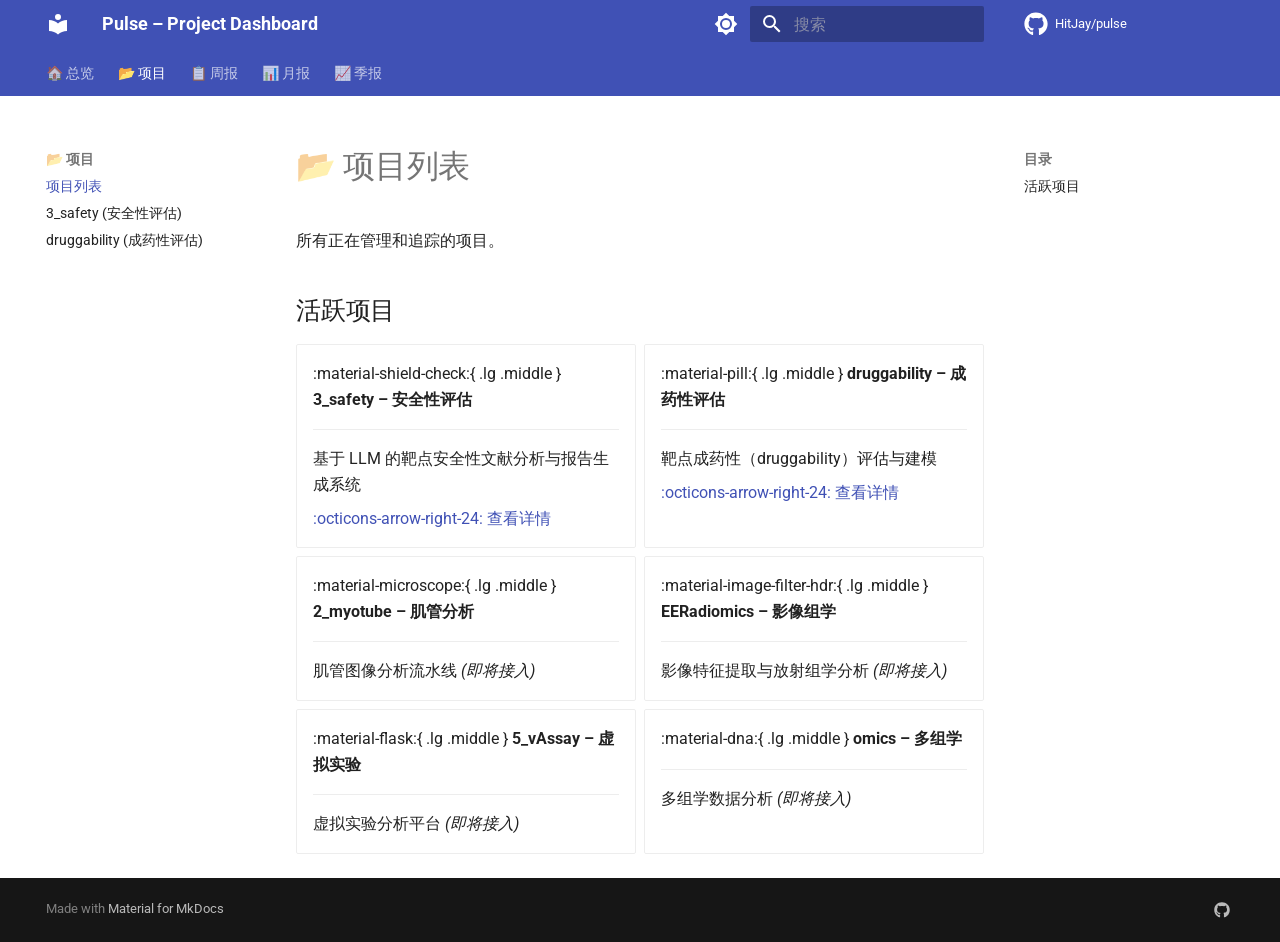
<file: projects/index.html>
<!DOCTYPE html><html lang="zh" class="no-js"><head>
    
      <meta charset="utf-8">
      <meta name="viewport" content="width=device-width,initial-scale=1">
      
        <meta name="description" content="Multi-project management hub with automated reporting">
      
      
      
        <link rel="canonical" href="https://hitjay.github.io/pulse/projects/">
      
      
        <link rel="prev" href="..">
      
      
        <link rel="next" href="3_safety/">
      
      
        
      
      
      <link rel="icon" href="../assets/images/favicon.png">
      <meta name="generator" content="mkdocs-1.6.1, mkdocs-material-9.8.1">
    
    
      
        <title>项目列表 - Pulse – Project Dashboard</title>
      
    
    
      <link rel="stylesheet" href="../assets/stylesheets/main.57a0d79d.min.css">
      
        
        <link rel="stylesheet" href="../assets/stylesheets/palette.fb2fffe2.min.css">
      
      


    
    
      
    
    
      
        
        
        <link rel="preconnect" href="https://fonts.gstatic.com" crossorigin="">
        <link rel="stylesheet" href="https://fonts.googleapis.com/css?family=Roboto:300,300i,400,400i,700,700i%7CRoboto+Mono:400,400i,700,700i&amp;display=fallback">
        <style>:root{--md-text-font:"Roboto";--md-code-font:"Roboto Mono"}</style>
      
    
    
    <script>__md_scope=new URL("..",location),__md_hash=e=>[...e].reduce(((e,_)=>(e<<5)-e+_.charCodeAt(0)),0),__md_get=(e,_=localStorage,t=__md_scope)=>JSON.parse(_.getItem(t.pathname+"."+e)),__md_set=(e,_,t=localStorage,a=__md_scope)=>{try{t.setItem(a.pathname+"."+e,JSON.stringify(_))}catch(e){}}</script>
    
      

    
    
  <link href="../assets/stylesheets/glightbox.min.css" rel="stylesheet"><script src="../assets/javascripts/glightbox.min.js"></script><style id="glightbox-style">
            html.glightbox-open { overflow: initial; height: 100%; }
            .gslide-title { margin-top: 0px; user-select: text; }
            .gslide-desc { color: #666; user-select: text; }
            .gslide-image img { background: white; }
            .gscrollbar-fixer { padding-right: 15px; }
            .gdesc-inner { font-size: 0.75rem; }
            body[data-md-color-scheme="slate"] .gdesc-inner { background: var(--md-default-bg-color); }
            body[data-md-color-scheme="slate"] .gslide-title { color: var(--md-default-fg-color); }
            body[data-md-color-scheme="slate"] .gslide-desc { color: var(--md-default-fg-color); }
        </style></head>
  
  
    
    
      
    
    
    
    
    <body dir="ltr" data-md-color-scheme="default" data-md-color-primary="indigo" data-md-color-accent="teal">
  
    
    <input class="md-toggle" data-md-toggle="drawer" type="checkbox" id="__drawer" autocomplete="off">
    <input class="md-toggle" data-md-toggle="search" type="checkbox" id="__search" autocomplete="off">
    <label class="md-overlay" for="__drawer"></label>
    <div data-md-component="skip">
      
        
        <a href="#_1" class="md-skip">
          跳转至
        </a>
      
    </div>
    <div data-md-component="announce">
      
    </div>
    
    
      

<header class="md-header" data-md-component="header">
  <nav class="md-header__inner md-grid" aria-label="页眉">
    <a href=".." title="Pulse – Project Dashboard" class="md-header__button md-logo" aria-label="Pulse – Project Dashboard" data-md-component="logo">
      
  
  <svg xmlns="http://www.w3.org/2000/svg" viewBox="0 0 24 24"><path d="M12 8a3 3 0 0 0 3-3 3 3 0 0 0-3-3 3 3 0 0 0-3 3 3 3 0 0 0 3 3m0 3.54C9.64 9.35 6.5 8 3 8v11c3.5 0 6.64 1.35 9 3.54 2.36-2.19 5.5-3.54 9-3.54V8c-3.5 0-6.64 1.35-9 3.54"></path></svg>

    </a>
    <label class="md-header__button md-icon" for="__drawer">
      
      <svg xmlns="http://www.w3.org/2000/svg" viewBox="0 0 24 24"><path d="M3 6h18v2H3zm0 5h18v2H3zm0 5h18v2H3z"></path></svg>
    </label>
    <div class="md-header__title" data-md-component="header-title">
      <div class="md-header__ellipsis">
        <div class="md-header__topic">
          <span class="md-ellipsis">
            Pulse – Project Dashboard
          </span>
        </div>
        <div class="md-header__topic" data-md-component="header-topic">
          <span class="md-ellipsis">
            
              项目列表
            
          </span>
        </div>
      </div>
    </div>
    
      
        <form class="md-header__option" data-md-component="palette">
  
    
    
    
    <input class="md-option" data-md-color-media="(prefers-color-scheme: light)" data-md-color-scheme="default" data-md-color-primary="indigo" data-md-color-accent="teal" aria-label="切换到暗色模式" type="radio" name="__palette" id="__palette_0">
    
      <label class="md-header__button md-icon" title="切换到暗色模式" for="__palette_1" hidden="">
        <svg xmlns="http://www.w3.org/2000/svg" viewBox="0 0 24 24"><path d="M12 8a4 4 0 0 0-4 4 4 4 0 0 0 4 4 4 4 0 0 0 4-4 4 4 0 0 0-4-4m0 10a6 6 0 0 1-6-6 6 6 0 0 1 6-6 6 6 0 0 1 6 6 6 6 0 0 1-6 6m8-9.31V4h-4.69L12 .69 8.69 4H4v4.69L.69 12 4 15.31V20h4.69L12 23.31 15.31 20H20v-4.69L23.31 12z"></path></svg>
      </label>
    
  
    
    
    
    <input class="md-option" data-md-color-media="(prefers-color-scheme: dark)" data-md-color-scheme="slate" data-md-color-primary="indigo" data-md-color-accent="teal" aria-label="切换到亮色模式" type="radio" name="__palette" id="__palette_1">
    
      <label class="md-header__button md-icon" title="切换到亮色模式" for="__palette_0" hidden="">
        <svg xmlns="http://www.w3.org/2000/svg" viewBox="0 0 24 24"><path d="M12 18c-.89 0-1.74-.2-2.5-.55C11.56 16.5 13 14.42 13 12s-1.44-4.5-3.5-5.45C10.26 6.2 11.11 6 12 6a6 6 0 0 1 6 6 6 6 0 0 1-6 6m8-9.31V4h-4.69L12 .69 8.69 4H4v4.69L.69 12 4 15.31V20h4.69L12 23.31 15.31 20H20v-4.69L23.31 12z"></path></svg>
      </label>
    
  
</form>
      
    
    
      <script>var palette=__md_get("__palette");if(palette&&palette.color){if("(prefers-color-scheme)"===palette.color.media){var media=matchMedia("(prefers-color-scheme: light)"),input=document.querySelector(media.matches?"[data-md-color-media='(prefers-color-scheme: light)']":"[data-md-color-media='(prefers-color-scheme: dark)']");palette.color.media=input.getAttribute("data-md-color-media"),palette.color.scheme=input.getAttribute("data-md-color-scheme"),palette.color.primary=input.getAttribute("data-md-color-primary"),palette.color.accent=input.getAttribute("data-md-color-accent")}for(var[key,value]of Object.entries(palette.color))document.body.setAttribute("data-md-color-"+key,value)}</script>
    
    
    
      
      
        <label class="md-header__button md-icon" for="__search">
          
          <svg xmlns="http://www.w3.org/2000/svg" viewBox="0 0 24 24"><path d="M9.5 3A6.5 6.5 0 0 1 16 9.5c0 1.61-.59 3.09-1.56 4.23l.27.27h.79l5 5-1.5 1.5-5-5v-.79l-.27-.27A6.52 6.52 0 0 1 9.5 16 6.5 6.5 0 0 1 3 9.5 6.5 6.5 0 0 1 9.5 3m0 2C7 5 5 7 5 9.5S7 14 9.5 14 14 12 14 9.5 12 5 9.5 5"></path></svg>
        </label>
        <div class="md-search" data-md-component="search" role="dialog">
  <label class="md-search__overlay" for="__search"></label>
  <div class="md-search__inner" role="search">
    <form class="md-search__form" name="search">
      <input type="text" class="md-search__input" name="query" aria-label="搜索" placeholder="搜索" autocapitalize="off" autocorrect="off" autocomplete="off" spellcheck="false" data-md-component="search-query" required="">
      <label class="md-search__icon md-icon" for="__search">
        
        <svg xmlns="http://www.w3.org/2000/svg" viewBox="0 0 24 24"><path d="M9.5 3A6.5 6.5 0 0 1 16 9.5c0 1.61-.59 3.09-1.56 4.23l.27.27h.79l5 5-1.5 1.5-5-5v-.79l-.27-.27A6.52 6.52 0 0 1 9.5 16 6.5 6.5 0 0 1 3 9.5 6.5 6.5 0 0 1 9.5 3m0 2C7 5 5 7 5 9.5S7 14 9.5 14 14 12 14 9.5 12 5 9.5 5"></path></svg>
        
        <svg xmlns="http://www.w3.org/2000/svg" viewBox="0 0 24 24"><path d="M20 11v2H8l5.5 5.5-1.42 1.42L4.16 12l7.92-7.92L13.5 5.5 8 11z"></path></svg>
      </label>
      <nav class="md-search__options" aria-label="查找">
        
        <button type="reset" class="md-search__icon md-icon" title="清空当前内容" aria-label="清空当前内容" tabindex="-1">
          
          <svg xmlns="http://www.w3.org/2000/svg" viewBox="0 0 24 24"><path d="M19 6.41 17.59 5 12 10.59 6.41 5 5 6.41 10.59 12 5 17.59 6.41 19 12 13.41 17.59 19 19 17.59 13.41 12z"></path></svg>
        </button>
      </nav>
      
        <div class="md-search__suggest" data-md-component="search-suggest"></div>
      
    </form>
    <div class="md-search__output">
      <div class="md-search__scrollwrap" tabindex="0" data-md-scrollfix="">
        <div class="md-search-result" data-md-component="search-result">
          <div class="md-search-result__meta">
            正在初始化搜索引擎
          </div>
          <ol class="md-search-result__list" role="presentation"></ol>
        </div>
      </div>
    </div>
  </div>
</div>
      
    
    
      <div class="md-header__source">
        <a href="https://github.com/HitJay/pulse" title="前往仓库" class="md-source" data-md-component="source">
  <div class="md-source__icon md-icon">
    
    <svg xmlns="http://www.w3.org/2000/svg" viewBox="0 0 512 512"><!--! Font Awesome Free 7.1.0 by @fontawesome - https://fontawesome.com License - https://fontawesome.com/license/free (Icons: CC BY 4.0, Fonts: SIL OFL 1.1, Code: MIT License) Copyright 2025 Fonticons, Inc.--><path d="M173.9 397.4c0 2-2.3 3.6-5.2 3.6-3.3.3-5.6-1.3-5.6-3.6 0-2 2.3-3.6 5.2-3.6 3-.3 5.6 1.3 5.6 3.6m-31.1-4.5c-.7 2 1.3 4.3 4.3 4.9 2.6 1 5.6 0 6.2-2s-1.3-4.3-4.3-5.2c-2.6-.7-5.5.3-6.2 2.3m44.2-1.7c-2.9.7-4.9 2.6-4.6 4.9.3 2 2.9 3.3 5.9 2.6 2.9-.7 4.9-2.6 4.6-4.6-.3-1.9-3-3.2-5.9-2.9M252.8 8C114.1 8 8 113.3 8 252c0 110.9 69.8 205.8 169.5 239.2 12.8 2.3 17.3-5.6 17.3-12.1 0-6.2-.3-40.4-.3-61.4 0 0-70 15-84.7-29.8 0 0-11.4-29.1-27.8-36.6 0 0-22.9-15.7 1.6-15.4 0 0 24.9 2 38.6 25.8 21.9 38.6 58.6 27.5 72.9 20.9 2.3-16 8.8-27.1 16-33.7-55.9-6.2-112.3-14.3-112.3-110.5 0-27.5 7.6-41.3 23.6-58.9-2.6-6.5-11.1-33.3 2.6-67.9 20.9-6.5 69 27 69 27 20-5.6 41.5-8.5 62.8-8.5s42.8 2.9 62.8 8.5c0 0 48.1-33.6 69-27 13.7 34.7 5.2 61.4 2.6 67.9 16 17.7 25.8 31.5 25.8 58.9 0 96.5-58.9 104.2-114.8 110.5 9.2 7.9 17 22.9 17 46.4 0 33.7-.3 75.4-.3 83.6 0 6.5 4.6 14.4 17.3 12.1C436.2 457.8 504 362.9 504 252 504 113.3 391.5 8 252.8 8M105.2 352.9c-1.3 1-1 3.3.7 5.2 1.6 1.6 3.9 2.3 5.2 1 1.3-1 1-3.3-.7-5.2-1.6-1.6-3.9-2.3-5.2-1m-10.8-8.1c-.7 1.3.3 2.9 2.3 3.9 1.6 1 3.6.7 4.3-.7.7-1.3-.3-2.9-2.3-3.9-2-.6-3.6-.3-4.3.7m32.4 35.6c-1.6 1.3-1 4.3 1.3 6.2 2.3 2.3 5.2 2.6 6.5 1 1.3-1.3.7-4.3-1.3-6.2-2.2-2.3-5.2-2.6-6.5-1m-11.4-14.7c-1.6 1-1.6 3.6 0 5.9s4.3 3.3 5.6 2.3c1.6-1.3 1.6-3.9 0-6.2-1.4-2.3-4-3.3-5.6-2"></path></svg>
  </div>
  <div class="md-source__repository">
    HitJay/pulse
  </div>
</a>
      </div>
    
  </nav>
  
</header>
    
    <div class="md-container" data-md-component="container">
      
      
        
          
            
<nav class="md-tabs" aria-label="标签" data-md-component="tabs">
  <div class="md-grid">
    <ul class="md-tabs__list">
      
        
  
  
  
  
    <li class="md-tabs__item">
      <a href=".." class="md-tabs__link">
        
  
  
    
  
  🏠 总览

      </a>
    </li>
  

      
        
  
  
  
    
  
  
    
    
      <li class="md-tabs__item md-tabs__item--active">
        <a href="./" class="md-tabs__link">
          
  
  
  📂 项目

        </a>
      </li>
    
  

      
        
  
  
  
  
    
    
      <li class="md-tabs__item">
        <a href="../reports/weekly/" class="md-tabs__link">
          
  
  
  📋 周报

        </a>
      </li>
    
  

      
        
  
  
  
  
    
    
      <li class="md-tabs__item">
        <a href="../reports/monthly/" class="md-tabs__link">
          
  
  
  📊 月报

        </a>
      </li>
    
  

      
        
  
  
  
  
    
    
      <li class="md-tabs__item">
        <a href="../reports/quarterly/" class="md-tabs__link">
          
  
  
  📈 季报

        </a>
      </li>
    
  

      
    </ul>
  </div>
</nav>
          
        
      
      <main class="md-main" data-md-component="main">
        <div class="md-main__inner md-grid">
          
            
              
              <div class="md-sidebar md-sidebar--primary" data-md-component="sidebar" data-md-type="navigation">
                <div class="md-sidebar__scrollwrap">
                  <div class="md-sidebar__inner">
                    


  


<nav class="md-nav md-nav--primary md-nav--lifted" aria-label="导航栏" data-md-level="0">
  <label class="md-nav__title" for="__drawer">
    <a href=".." title="Pulse – Project Dashboard" class="md-nav__button md-logo" aria-label="Pulse – Project Dashboard" data-md-component="logo">
      
  
  <svg xmlns="http://www.w3.org/2000/svg" viewBox="0 0 24 24"><path d="M12 8a3 3 0 0 0 3-3 3 3 0 0 0-3-3 3 3 0 0 0-3 3 3 3 0 0 0 3 3m0 3.54C9.64 9.35 6.5 8 3 8v11c3.5 0 6.64 1.35 9 3.54 2.36-2.19 5.5-3.54 9-3.54V8c-3.5 0-6.64 1.35-9 3.54"></path></svg>

    </a>
    Pulse – Project Dashboard
  </label>
  
    <div class="md-nav__source">
      <a href="https://github.com/HitJay/pulse" title="前往仓库" class="md-source" data-md-component="source">
  <div class="md-source__icon md-icon">
    
    <svg xmlns="http://www.w3.org/2000/svg" viewBox="0 0 512 512"><!--! Font Awesome Free 7.1.0 by @fontawesome - https://fontawesome.com License - https://fontawesome.com/license/free (Icons: CC BY 4.0, Fonts: SIL OFL 1.1, Code: MIT License) Copyright 2025 Fonticons, Inc.--><path d="M173.9 397.4c0 2-2.3 3.6-5.2 3.6-3.3.3-5.6-1.3-5.6-3.6 0-2 2.3-3.6 5.2-3.6 3-.3 5.6 1.3 5.6 3.6m-31.1-4.5c-.7 2 1.3 4.3 4.3 4.9 2.6 1 5.6 0 6.2-2s-1.3-4.3-4.3-5.2c-2.6-.7-5.5.3-6.2 2.3m44.2-1.7c-2.9.7-4.9 2.6-4.6 4.9.3 2 2.9 3.3 5.9 2.6 2.9-.7 4.9-2.6 4.6-4.6-.3-1.9-3-3.2-5.9-2.9M252.8 8C114.1 8 8 113.3 8 252c0 110.9 69.8 205.8 169.5 239.2 12.8 2.3 17.3-5.6 17.3-12.1 0-6.2-.3-40.4-.3-61.4 0 0-70 15-84.7-29.8 0 0-11.4-29.1-27.8-36.6 0 0-22.9-15.7 1.6-15.4 0 0 24.9 2 38.6 25.8 21.9 38.6 58.6 27.5 72.9 20.9 2.3-16 8.8-27.1 16-33.7-55.9-6.2-112.3-14.3-112.3-110.5 0-27.5 7.6-41.3 23.6-58.9-2.6-6.5-11.1-33.3 2.6-67.9 20.9-6.5 69 27 69 27 20-5.6 41.5-8.5 62.8-8.5s42.8 2.9 62.8 8.5c0 0 48.1-33.6 69-27 13.7 34.7 5.2 61.4 2.6 67.9 16 17.7 25.8 31.5 25.8 58.9 0 96.5-58.9 104.2-114.8 110.5 9.2 7.9 17 22.9 17 46.4 0 33.7-.3 75.4-.3 83.6 0 6.5 4.6 14.4 17.3 12.1C436.2 457.8 504 362.9 504 252 504 113.3 391.5 8 252.8 8M105.2 352.9c-1.3 1-1 3.3.7 5.2 1.6 1.6 3.9 2.3 5.2 1 1.3-1 1-3.3-.7-5.2-1.6-1.6-3.9-2.3-5.2-1m-10.8-8.1c-.7 1.3.3 2.9 2.3 3.9 1.6 1 3.6.7 4.3-.7.7-1.3-.3-2.9-2.3-3.9-2-.6-3.6-.3-4.3.7m32.4 35.6c-1.6 1.3-1 4.3 1.3 6.2 2.3 2.3 5.2 2.6 6.5 1 1.3-1.3.7-4.3-1.3-6.2-2.2-2.3-5.2-2.6-6.5-1m-11.4-14.7c-1.6 1-1.6 3.6 0 5.9s4.3 3.3 5.6 2.3c1.6-1.3 1.6-3.9 0-6.2-1.4-2.3-4-3.3-5.6-2"></path></svg>
  </div>
  <div class="md-source__repository">
    HitJay/pulse
  </div>
</a>
    </div>
  
  <ul class="md-nav__list" data-md-scrollfix="">
    
      
      
  
  
  
  
    <li class="md-nav__item">
      <a href=".." class="md-nav__link">
        
  
  
  <span class="md-ellipsis">
    
  
    🏠 总览
  

    
  </span>
  
  

      </a>
    </li>
  

    
      
      
  
  
    
  
  
  
    
    
    
    
      
        
        
      
      
        
      
    
    
    <li class="md-nav__item md-nav__item--active md-nav__item--section md-nav__item--nested">
      
        
        
        <input class="md-nav__toggle md-toggle " type="checkbox" id="__nav_2" checked="">
        
          
          <label class="md-nav__link" for="__nav_2" id="__nav_2_label" tabindex="">
            
  
  
  <span class="md-ellipsis">
    
  
    📂 项目
  

    
  </span>
  
  

            <span class="md-nav__icon md-icon"></span>
          </label>
        
        <nav class="md-nav" data-md-level="1" aria-labelledby="__nav_2_label" aria-expanded="true">
          <label class="md-nav__title" for="__nav_2">
            <span class="md-nav__icon md-icon"></span>
            
  
    📂 项目
  

          </label>
          <ul class="md-nav__list" data-md-scrollfix="">
            
              
                
  
  
    
  
  
  
    <li class="md-nav__item md-nav__item--active">
      
      <input class="md-nav__toggle md-toggle" type="checkbox" id="__toc">
      
      
        
      
      
        <label class="md-nav__link md-nav__link--active" for="__toc">
          
  
  
  <span class="md-ellipsis">
    
  
    项目列表
  

    
  </span>
  
  

          <span class="md-nav__icon md-icon"></span>
        </label>
      
      <a href="./" class="md-nav__link md-nav__link--active">
        
  
  
  <span class="md-ellipsis">
    
  
    项目列表
  

    
  </span>
  
  

      </a>
      
        

<nav class="md-nav md-nav--secondary" aria-label="目录">
  
  
  
    
  
  
    <label class="md-nav__title" for="__toc">
      <span class="md-nav__icon md-icon"></span>
      目录
    </label>
    <ul class="md-nav__list" data-md-component="toc" data-md-scrollfix="">
      
        <li class="md-nav__item">
  <a href="#_2" class="md-nav__link">
    <span class="md-ellipsis">
      
        活跃项目
      
    </span>
  </a>
  
</li>
      
    </ul>
  
</nav>
      
    </li>
  

              
            
              
                
  
  
  
  
    <li class="md-nav__item">
      <a href="3_safety/" class="md-nav__link">
        
  
  
  <span class="md-ellipsis">
    
  
    3_safety (安全性评估)
  

    
  </span>
  
  

      </a>
    </li>
  

              
            
              
                
  
  
  
  
    <li class="md-nav__item">
      <a href="druggability/" class="md-nav__link">
        
  
  
  <span class="md-ellipsis">
    
  
    druggability (成药性评估)
  

    
  </span>
  
  

      </a>
    </li>
  

              
            
          </ul>
        </nav>
      
    </li>
  

    
      
      
  
  
  
  
    
    
    
    
      
      
        
      
    
    
    <li class="md-nav__item md-nav__item--nested">
      
        
        
          
        
        <input class="md-nav__toggle md-toggle md-toggle--indeterminate" type="checkbox" id="__nav_3">
        
          
          <label class="md-nav__link" for="__nav_3" id="__nav_3_label" tabindex="0">
            
  
  
  <span class="md-ellipsis">
    
  
    📋 周报
  

    
  </span>
  
  

            <span class="md-nav__icon md-icon"></span>
          </label>
        
        <nav class="md-nav" data-md-level="1" aria-labelledby="__nav_3_label" aria-expanded="false">
          <label class="md-nav__title" for="__nav_3">
            <span class="md-nav__icon md-icon"></span>
            
  
    📋 周报
  

          </label>
          <ul class="md-nav__list" data-md-scrollfix="">
            
              
                
  
  
  
  
    <li class="md-nav__item">
      <a href="../reports/weekly/" class="md-nav__link">
        
  
  
  <span class="md-ellipsis">
    
  
    周报归档
  

    
  </span>
  
  

      </a>
    </li>
  

              
            
          </ul>
        </nav>
      
    </li>
  

    
      
      
  
  
  
  
    
    
    
    
      
      
        
      
    
    
    <li class="md-nav__item md-nav__item--nested">
      
        
        
          
        
        <input class="md-nav__toggle md-toggle md-toggle--indeterminate" type="checkbox" id="__nav_4">
        
          
          <label class="md-nav__link" for="__nav_4" id="__nav_4_label" tabindex="0">
            
  
  
  <span class="md-ellipsis">
    
  
    📊 月报
  

    
  </span>
  
  

            <span class="md-nav__icon md-icon"></span>
          </label>
        
        <nav class="md-nav" data-md-level="1" aria-labelledby="__nav_4_label" aria-expanded="false">
          <label class="md-nav__title" for="__nav_4">
            <span class="md-nav__icon md-icon"></span>
            
  
    📊 月报
  

          </label>
          <ul class="md-nav__list" data-md-scrollfix="">
            
              
                
  
  
  
  
    <li class="md-nav__item">
      <a href="../reports/monthly/" class="md-nav__link">
        
  
  
  <span class="md-ellipsis">
    
  
    月报归档
  

    
  </span>
  
  

      </a>
    </li>
  

              
            
          </ul>
        </nav>
      
    </li>
  

    
      
      
  
  
  
  
    
    
    
    
      
      
        
      
    
    
    <li class="md-nav__item md-nav__item--nested">
      
        
        
          
        
        <input class="md-nav__toggle md-toggle md-toggle--indeterminate" type="checkbox" id="__nav_5">
        
          
          <label class="md-nav__link" for="__nav_5" id="__nav_5_label" tabindex="0">
            
  
  
  <span class="md-ellipsis">
    
  
    📈 季报
  

    
  </span>
  
  

            <span class="md-nav__icon md-icon"></span>
          </label>
        
        <nav class="md-nav" data-md-level="1" aria-labelledby="__nav_5_label" aria-expanded="false">
          <label class="md-nav__title" for="__nav_5">
            <span class="md-nav__icon md-icon"></span>
            
  
    📈 季报
  

          </label>
          <ul class="md-nav__list" data-md-scrollfix="">
            
              
                
  
  
  
  
    <li class="md-nav__item">
      <a href="../reports/quarterly/" class="md-nav__link">
        
  
  
  <span class="md-ellipsis">
    
  
    季报归档
  

    
  </span>
  
  

      </a>
    </li>
  

              
            
          </ul>
        </nav>
      
    </li>
  

    
  </ul>
</nav>
                  </div>
                </div>
              </div>
            
            
              
              <div class="md-sidebar md-sidebar--secondary" data-md-component="sidebar" data-md-type="toc">
                <div class="md-sidebar__scrollwrap">
                  <div class="md-sidebar__inner">
                    

<nav class="md-nav md-nav--secondary" aria-label="目录">
  
  
  
    
  
  
    <label class="md-nav__title" for="__toc">
      <span class="md-nav__icon md-icon"></span>
      目录
    </label>
    <ul class="md-nav__list" data-md-component="toc" data-md-scrollfix="">
      
        <li class="md-nav__item">
  <a href="#_2" class="md-nav__link">
    <span class="md-ellipsis">
      
        活跃项目
      
    </span>
  </a>
  
</li>
      
    </ul>
  
</nav>
                  </div>
                </div>
              </div>
            
          
          
            <div class="md-content" data-md-component="content">
              
              <article class="md-content__inner md-typeset">
                
                  


  
  


<h1 id="_1">📂 项目列表<a class="headerlink" href="#_1" title="Permanent link">¶</a></h1>
<p>所有正在管理和追踪的项目。</p>
<h2 id="_2">活跃项目<a class="headerlink" href="#_2" title="Permanent link">¶</a></h2>
<div class="grid cards">
<ul>
<li>
<p>:material-shield-check:{ .lg .middle } <strong>3_safety – 安全性评估</strong></p>
<hr>
<p>基于 LLM 的靶点安全性文献分析与报告生成系统</p>
<p><a href="3_safety/">:octicons-arrow-right-24: 查看详情</a></p>
</li>
<li>
<p>:material-pill:{ .lg .middle } <strong>druggability – 成药性评估</strong></p>
<hr>
<p>靶点成药性（druggability）评估与建模</p>
<p><a href="druggability/">:octicons-arrow-right-24: 查看详情</a></p>
</li>
<li>
<p>:material-microscope:{ .lg .middle } <strong>2_myotube – 肌管分析</strong></p>
<hr>
<p>肌管图像分析流水线 <em>(即将接入)</em></p>
</li>
<li>
<p>:material-image-filter-hdr:{ .lg .middle } <strong>EERadiomics – 影像组学</strong></p>
<hr>
<p>影像特征提取与放射组学分析 <em>(即将接入)</em></p>
</li>
<li>
<p>:material-flask:{ .lg .middle } <strong>5_vAssay – 虚拟实验</strong></p>
<hr>
<p>虚拟实验分析平台 <em>(即将接入)</em></p>
</li>
<li>
<p>:material-dna:{ .lg .middle } <strong>omics – 多组学</strong></p>
<hr>
<p>多组学数据分析 <em>(即将接入)</em></p>
</li>
</ul>
</div>







  
  






                
              </article>
            </div>
          
          
<script>var target=document.getElementById(location.hash.slice(1));target&&target.name&&(target.checked=target.name.startsWith("__tabbed_"))</script>
        </div>
        
          <button type="button" class="md-top md-icon" data-md-component="top" hidden="">
  
  <svg xmlns="http://www.w3.org/2000/svg" viewBox="0 0 24 24"><path d="M13 20h-2V8l-5.5 5.5-1.42-1.42L12 4.16l7.92 7.92-1.42 1.42L13 8z"></path></svg>
  回到页面顶部
</button>
        
      </main>
      
        <footer class="md-footer">
  
  <div class="md-footer-meta md-typeset">
    <div class="md-footer-meta__inner md-grid">
      <div class="md-copyright">
  
  
    Made with
    <a href="https://squidfunk.github.io/mkdocs-material/" target="_blank" rel="noopener">
      Material for MkDocs
    </a>
  
</div>
      
        
<div class="md-social">
  
    
    
    
    
      
      
    
    <a href="https://github.com/HitJay" target="_blank" rel="noopener" title="github.com" class="md-social__link">
      <svg xmlns="http://www.w3.org/2000/svg" viewBox="0 0 512 512"><!--! Font Awesome Free 7.1.0 by @fontawesome - https://fontawesome.com License - https://fontawesome.com/license/free (Icons: CC BY 4.0, Fonts: SIL OFL 1.1, Code: MIT License) Copyright 2025 Fonticons, Inc.--><path d="M173.9 397.4c0 2-2.3 3.6-5.2 3.6-3.3.3-5.6-1.3-5.6-3.6 0-2 2.3-3.6 5.2-3.6 3-.3 5.6 1.3 5.6 3.6m-31.1-4.5c-.7 2 1.3 4.3 4.3 4.9 2.6 1 5.6 0 6.2-2s-1.3-4.3-4.3-5.2c-2.6-.7-5.5.3-6.2 2.3m44.2-1.7c-2.9.7-4.9 2.6-4.6 4.9.3 2 2.9 3.3 5.9 2.6 2.9-.7 4.9-2.6 4.6-4.6-.3-1.9-3-3.2-5.9-2.9M252.8 8C114.1 8 8 113.3 8 252c0 110.9 69.8 205.8 169.5 239.2 12.8 2.3 17.3-5.6 17.3-12.1 0-6.2-.3-40.4-.3-61.4 0 0-70 15-84.7-29.8 0 0-11.4-29.1-27.8-36.6 0 0-22.9-15.7 1.6-15.4 0 0 24.9 2 38.6 25.8 21.9 38.6 58.6 27.5 72.9 20.9 2.3-16 8.8-27.1 16-33.7-55.9-6.2-112.3-14.3-112.3-110.5 0-27.5 7.6-41.3 23.6-58.9-2.6-6.5-11.1-33.3 2.6-67.9 20.9-6.5 69 27 69 27 20-5.6 41.5-8.5 62.8-8.5s42.8 2.9 62.8 8.5c0 0 48.1-33.6 69-27 13.7 34.7 5.2 61.4 2.6 67.9 16 17.7 25.8 31.5 25.8 58.9 0 96.5-58.9 104.2-114.8 110.5 9.2 7.9 17 22.9 17 46.4 0 33.7-.3 75.4-.3 83.6 0 6.5 4.6 14.4 17.3 12.1C436.2 457.8 504 362.9 504 252 504 113.3 391.5 8 252.8 8M105.2 352.9c-1.3 1-1 3.3.7 5.2 1.6 1.6 3.9 2.3 5.2 1 1.3-1 1-3.3-.7-5.2-1.6-1.6-3.9-2.3-5.2-1m-10.8-8.1c-.7 1.3.3 2.9 2.3 3.9 1.6 1 3.6.7 4.3-.7.7-1.3-.3-2.9-2.3-3.9-2-.6-3.6-.3-4.3.7m32.4 35.6c-1.6 1.3-1 4.3 1.3 6.2 2.3 2.3 5.2 2.6 6.5 1 1.3-1.3.7-4.3-1.3-6.2-2.2-2.3-5.2-2.6-6.5-1m-11.4-14.7c-1.6 1-1.6 3.6 0 5.9s4.3 3.3 5.6 2.3c1.6-1.3 1.6-3.9 0-6.2-1.4-2.3-4-3.3-5.6-2"></path></svg>
    </a>
  
</div>
      
    </div>
  </div>
</footer>
      
    </div>
    <div class="md-dialog" data-md-component="dialog">
      <div class="md-dialog__inner md-typeset"></div>
    </div>
    
    
    
      
      
      <script id="__config" type="application/json">{"annotate": null, "base": "..", "features": ["navigation.instant", "navigation.tabs", "navigation.sections", "navigation.expand", "navigation.top", "search.suggest", "search.highlight", "content.code.copy", "toc.follow"], "search": "../assets/javascripts/workers/search.a7633da7.min.js", "tags": null, "translations": {"clipboard.copied": "\u5df2\u590d\u5236", "clipboard.copy": "\u590d\u5236", "search.result.more.one": "\u5728\u8be5\u9875\u4e0a\u8fd8\u6709 1 \u4e2a\u7b26\u5408\u6761\u4ef6\u7684\u7ed3\u679c", "search.result.more.other": "\u5728\u8be5\u9875\u4e0a\u8fd8\u6709 # \u4e2a\u7b26\u5408\u6761\u4ef6\u7684\u7ed3\u679c", "search.result.none": "\u6ca1\u6709\u627e\u5230\u7b26\u5408\u6761\u4ef6\u7684\u7ed3\u679c", "search.result.one": "\u627e\u5230 1 \u4e2a\u7b26\u5408\u6761\u4ef6\u7684\u7ed3\u679c", "search.result.other": "# \u4e2a\u7b26\u5408\u6761\u4ef6\u7684\u7ed3\u679c", "search.result.placeholder": "\u952e\u5165\u4ee5\u5f00\u59cb\u641c\u7d22", "search.result.term.missing": "\u7f3a\u5c11", "select.version": "\u9009\u62e9\u5f53\u524d\u7248\u672c"}, "version": null}</script>
    
    
      <script src="../assets/javascripts/bundle.a5f9d56c.min.js"></script>
      
    
  
<script id="init-glightbox">const lightbox = GLightbox({"touchNavigation": true, "loop": false, "zoomable": true, "draggable": true, "openEffect": "zoom", "closeEffect": "zoom", "slideEffect": "slide"});
document$.subscribe(()=>{ lightbox.reload(); });
</script></body></html>
</file>
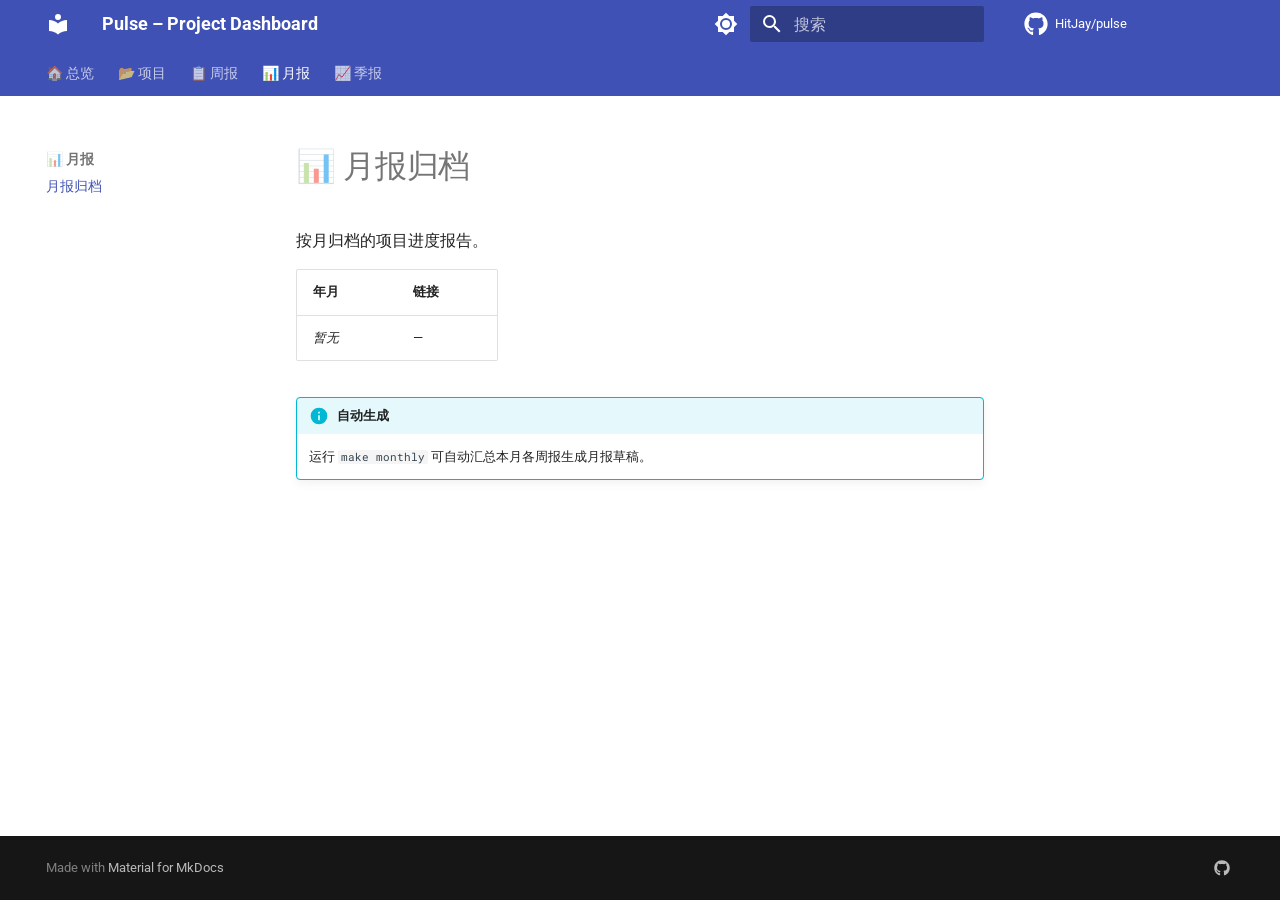
<file: reports/monthly/index.html>
<!DOCTYPE html><html lang="zh" class="no-js"><head>
    
      <meta charset="utf-8">
      <meta name="viewport" content="width=device-width,initial-scale=1">
      
        <meta name="description" content="Multi-project management hub with automated reporting">
      
      
      
        <link rel="canonical" href="https://hitjay.github.io/pulse/reports/monthly/">
      
      
        <link rel="prev" href="../weekly/">
      
      
        <link rel="next" href="../quarterly/">
      
      
        
      
      
      <link rel="icon" href="../../assets/images/favicon.png">
      <meta name="generator" content="mkdocs-1.6.1, mkdocs-material-9.8.1">
    
    
      
        <title>月报归档 - Pulse – Project Dashboard</title>
      
    
    
      <link rel="stylesheet" href="../../assets/stylesheets/main.57a0d79d.min.css">
      
        
        <link rel="stylesheet" href="../../assets/stylesheets/palette.fb2fffe2.min.css">
      
      


    
    
      
    
    
      
        
        
        <link rel="preconnect" href="https://fonts.gstatic.com" crossorigin="">
        <link rel="stylesheet" href="https://fonts.googleapis.com/css?family=Roboto:300,300i,400,400i,700,700i%7CRoboto+Mono:400,400i,700,700i&amp;display=fallback">
        <style>:root{--md-text-font:"Roboto";--md-code-font:"Roboto Mono"}</style>
      
    
    
    <script>__md_scope=new URL("../..",location),__md_hash=e=>[...e].reduce(((e,_)=>(e<<5)-e+_.charCodeAt(0)),0),__md_get=(e,_=localStorage,t=__md_scope)=>JSON.parse(_.getItem(t.pathname+"."+e)),__md_set=(e,_,t=localStorage,a=__md_scope)=>{try{t.setItem(a.pathname+"."+e,JSON.stringify(_))}catch(e){}}</script>
    
      

    
    
  <link href="../../assets/stylesheets/glightbox.min.css" rel="stylesheet"><script src="../../assets/javascripts/glightbox.min.js"></script><style id="glightbox-style">
            html.glightbox-open { overflow: initial; height: 100%; }
            .gslide-title { margin-top: 0px; user-select: text; }
            .gslide-desc { color: #666; user-select: text; }
            .gslide-image img { background: white; }
            .gscrollbar-fixer { padding-right: 15px; }
            .gdesc-inner { font-size: 0.75rem; }
            body[data-md-color-scheme="slate"] .gdesc-inner { background: var(--md-default-bg-color); }
            body[data-md-color-scheme="slate"] .gslide-title { color: var(--md-default-fg-color); }
            body[data-md-color-scheme="slate"] .gslide-desc { color: var(--md-default-fg-color); }
        </style></head>
  
  
    
    
      
    
    
    
    
    <body dir="ltr" data-md-color-scheme="default" data-md-color-primary="indigo" data-md-color-accent="teal">
  
    
    <input class="md-toggle" data-md-toggle="drawer" type="checkbox" id="__drawer" autocomplete="off">
    <input class="md-toggle" data-md-toggle="search" type="checkbox" id="__search" autocomplete="off">
    <label class="md-overlay" for="__drawer"></label>
    <div data-md-component="skip">
      
        
        <a href="#_1" class="md-skip">
          跳转至
        </a>
      
    </div>
    <div data-md-component="announce">
      
    </div>
    
    
      

<header class="md-header" data-md-component="header">
  <nav class="md-header__inner md-grid" aria-label="页眉">
    <a href="../.." title="Pulse – Project Dashboard" class="md-header__button md-logo" aria-label="Pulse – Project Dashboard" data-md-component="logo">
      
  
  <svg xmlns="http://www.w3.org/2000/svg" viewBox="0 0 24 24"><path d="M12 8a3 3 0 0 0 3-3 3 3 0 0 0-3-3 3 3 0 0 0-3 3 3 3 0 0 0 3 3m0 3.54C9.64 9.35 6.5 8 3 8v11c3.5 0 6.64 1.35 9 3.54 2.36-2.19 5.5-3.54 9-3.54V8c-3.5 0-6.64 1.35-9 3.54"></path></svg>

    </a>
    <label class="md-header__button md-icon" for="__drawer">
      
      <svg xmlns="http://www.w3.org/2000/svg" viewBox="0 0 24 24"><path d="M3 6h18v2H3zm0 5h18v2H3zm0 5h18v2H3z"></path></svg>
    </label>
    <div class="md-header__title" data-md-component="header-title">
      <div class="md-header__ellipsis">
        <div class="md-header__topic">
          <span class="md-ellipsis">
            Pulse – Project Dashboard
          </span>
        </div>
        <div class="md-header__topic" data-md-component="header-topic">
          <span class="md-ellipsis">
            
              月报归档
            
          </span>
        </div>
      </div>
    </div>
    
      
        <form class="md-header__option" data-md-component="palette">
  
    
    
    
    <input class="md-option" data-md-color-media="(prefers-color-scheme: light)" data-md-color-scheme="default" data-md-color-primary="indigo" data-md-color-accent="teal" aria-label="切换到暗色模式" type="radio" name="__palette" id="__palette_0">
    
      <label class="md-header__button md-icon" title="切换到暗色模式" for="__palette_1" hidden="">
        <svg xmlns="http://www.w3.org/2000/svg" viewBox="0 0 24 24"><path d="M12 8a4 4 0 0 0-4 4 4 4 0 0 0 4 4 4 4 0 0 0 4-4 4 4 0 0 0-4-4m0 10a6 6 0 0 1-6-6 6 6 0 0 1 6-6 6 6 0 0 1 6 6 6 6 0 0 1-6 6m8-9.31V4h-4.69L12 .69 8.69 4H4v4.69L.69 12 4 15.31V20h4.69L12 23.31 15.31 20H20v-4.69L23.31 12z"></path></svg>
      </label>
    
  
    
    
    
    <input class="md-option" data-md-color-media="(prefers-color-scheme: dark)" data-md-color-scheme="slate" data-md-color-primary="indigo" data-md-color-accent="teal" aria-label="切换到亮色模式" type="radio" name="__palette" id="__palette_1">
    
      <label class="md-header__button md-icon" title="切换到亮色模式" for="__palette_0" hidden="">
        <svg xmlns="http://www.w3.org/2000/svg" viewBox="0 0 24 24"><path d="M12 18c-.89 0-1.74-.2-2.5-.55C11.56 16.5 13 14.42 13 12s-1.44-4.5-3.5-5.45C10.26 6.2 11.11 6 12 6a6 6 0 0 1 6 6 6 6 0 0 1-6 6m8-9.31V4h-4.69L12 .69 8.69 4H4v4.69L.69 12 4 15.31V20h4.69L12 23.31 15.31 20H20v-4.69L23.31 12z"></path></svg>
      </label>
    
  
</form>
      
    
    
      <script>var palette=__md_get("__palette");if(palette&&palette.color){if("(prefers-color-scheme)"===palette.color.media){var media=matchMedia("(prefers-color-scheme: light)"),input=document.querySelector(media.matches?"[data-md-color-media='(prefers-color-scheme: light)']":"[data-md-color-media='(prefers-color-scheme: dark)']");palette.color.media=input.getAttribute("data-md-color-media"),palette.color.scheme=input.getAttribute("data-md-color-scheme"),palette.color.primary=input.getAttribute("data-md-color-primary"),palette.color.accent=input.getAttribute("data-md-color-accent")}for(var[key,value]of Object.entries(palette.color))document.body.setAttribute("data-md-color-"+key,value)}</script>
    
    
    
      
      
        <label class="md-header__button md-icon" for="__search">
          
          <svg xmlns="http://www.w3.org/2000/svg" viewBox="0 0 24 24"><path d="M9.5 3A6.5 6.5 0 0 1 16 9.5c0 1.61-.59 3.09-1.56 4.23l.27.27h.79l5 5-1.5 1.5-5-5v-.79l-.27-.27A6.52 6.52 0 0 1 9.5 16 6.5 6.5 0 0 1 3 9.5 6.5 6.5 0 0 1 9.5 3m0 2C7 5 5 7 5 9.5S7 14 9.5 14 14 12 14 9.5 12 5 9.5 5"></path></svg>
        </label>
        <div class="md-search" data-md-component="search" role="dialog">
  <label class="md-search__overlay" for="__search"></label>
  <div class="md-search__inner" role="search">
    <form class="md-search__form" name="search">
      <input type="text" class="md-search__input" name="query" aria-label="搜索" placeholder="搜索" autocapitalize="off" autocorrect="off" autocomplete="off" spellcheck="false" data-md-component="search-query" required="">
      <label class="md-search__icon md-icon" for="__search">
        
        <svg xmlns="http://www.w3.org/2000/svg" viewBox="0 0 24 24"><path d="M9.5 3A6.5 6.5 0 0 1 16 9.5c0 1.61-.59 3.09-1.56 4.23l.27.27h.79l5 5-1.5 1.5-5-5v-.79l-.27-.27A6.52 6.52 0 0 1 9.5 16 6.5 6.5 0 0 1 3 9.5 6.5 6.5 0 0 1 9.5 3m0 2C7 5 5 7 5 9.5S7 14 9.5 14 14 12 14 9.5 12 5 9.5 5"></path></svg>
        
        <svg xmlns="http://www.w3.org/2000/svg" viewBox="0 0 24 24"><path d="M20 11v2H8l5.5 5.5-1.42 1.42L4.16 12l7.92-7.92L13.5 5.5 8 11z"></path></svg>
      </label>
      <nav class="md-search__options" aria-label="查找">
        
        <button type="reset" class="md-search__icon md-icon" title="清空当前内容" aria-label="清空当前内容" tabindex="-1">
          
          <svg xmlns="http://www.w3.org/2000/svg" viewBox="0 0 24 24"><path d="M19 6.41 17.59 5 12 10.59 6.41 5 5 6.41 10.59 12 5 17.59 6.41 19 12 13.41 17.59 19 19 17.59 13.41 12z"></path></svg>
        </button>
      </nav>
      
        <div class="md-search__suggest" data-md-component="search-suggest"></div>
      
    </form>
    <div class="md-search__output">
      <div class="md-search__scrollwrap" tabindex="0" data-md-scrollfix="">
        <div class="md-search-result" data-md-component="search-result">
          <div class="md-search-result__meta">
            正在初始化搜索引擎
          </div>
          <ol class="md-search-result__list" role="presentation"></ol>
        </div>
      </div>
    </div>
  </div>
</div>
      
    
    
      <div class="md-header__source">
        <a href="https://github.com/HitJay/pulse" title="前往仓库" class="md-source" data-md-component="source">
  <div class="md-source__icon md-icon">
    
    <svg xmlns="http://www.w3.org/2000/svg" viewBox="0 0 512 512"><!--! Font Awesome Free 7.1.0 by @fontawesome - https://fontawesome.com License - https://fontawesome.com/license/free (Icons: CC BY 4.0, Fonts: SIL OFL 1.1, Code: MIT License) Copyright 2025 Fonticons, Inc.--><path d="M173.9 397.4c0 2-2.3 3.6-5.2 3.6-3.3.3-5.6-1.3-5.6-3.6 0-2 2.3-3.6 5.2-3.6 3-.3 5.6 1.3 5.6 3.6m-31.1-4.5c-.7 2 1.3 4.3 4.3 4.9 2.6 1 5.6 0 6.2-2s-1.3-4.3-4.3-5.2c-2.6-.7-5.5.3-6.2 2.3m44.2-1.7c-2.9.7-4.9 2.6-4.6 4.9.3 2 2.9 3.3 5.9 2.6 2.9-.7 4.9-2.6 4.6-4.6-.3-1.9-3-3.2-5.9-2.9M252.8 8C114.1 8 8 113.3 8 252c0 110.9 69.8 205.8 169.5 239.2 12.8 2.3 17.3-5.6 17.3-12.1 0-6.2-.3-40.4-.3-61.4 0 0-70 15-84.7-29.8 0 0-11.4-29.1-27.8-36.6 0 0-22.9-15.7 1.6-15.4 0 0 24.9 2 38.6 25.8 21.9 38.6 58.6 27.5 72.9 20.9 2.3-16 8.8-27.1 16-33.7-55.9-6.2-112.3-14.3-112.3-110.5 0-27.5 7.6-41.3 23.6-58.9-2.6-6.5-11.1-33.3 2.6-67.9 20.9-6.5 69 27 69 27 20-5.6 41.5-8.5 62.8-8.5s42.8 2.9 62.8 8.5c0 0 48.1-33.6 69-27 13.7 34.7 5.2 61.4 2.6 67.9 16 17.7 25.8 31.5 25.8 58.9 0 96.5-58.9 104.2-114.8 110.5 9.2 7.9 17 22.9 17 46.4 0 33.7-.3 75.4-.3 83.6 0 6.5 4.6 14.4 17.3 12.1C436.2 457.8 504 362.9 504 252 504 113.3 391.5 8 252.8 8M105.2 352.9c-1.3 1-1 3.3.7 5.2 1.6 1.6 3.9 2.3 5.2 1 1.3-1 1-3.3-.7-5.2-1.6-1.6-3.9-2.3-5.2-1m-10.8-8.1c-.7 1.3.3 2.9 2.3 3.9 1.6 1 3.6.7 4.3-.7.7-1.3-.3-2.9-2.3-3.9-2-.6-3.6-.3-4.3.7m32.4 35.6c-1.6 1.3-1 4.3 1.3 6.2 2.3 2.3 5.2 2.6 6.5 1 1.3-1.3.7-4.3-1.3-6.2-2.2-2.3-5.2-2.6-6.5-1m-11.4-14.7c-1.6 1-1.6 3.6 0 5.9s4.3 3.3 5.6 2.3c1.6-1.3 1.6-3.9 0-6.2-1.4-2.3-4-3.3-5.6-2"></path></svg>
  </div>
  <div class="md-source__repository">
    HitJay/pulse
  </div>
</a>
      </div>
    
  </nav>
  
</header>
    
    <div class="md-container" data-md-component="container">
      
      
        
          
            
<nav class="md-tabs" aria-label="标签" data-md-component="tabs">
  <div class="md-grid">
    <ul class="md-tabs__list">
      
        
  
  
  
  
    <li class="md-tabs__item">
      <a href="../.." class="md-tabs__link">
        
  
  
    
  
  🏠 总览

      </a>
    </li>
  

      
        
  
  
  
  
    
    
      <li class="md-tabs__item">
        <a href="../../projects/" class="md-tabs__link">
          
  
  
  📂 项目

        </a>
      </li>
    
  

      
        
  
  
  
  
    
    
      <li class="md-tabs__item">
        <a href="../weekly/" class="md-tabs__link">
          
  
  
  📋 周报

        </a>
      </li>
    
  

      
        
  
  
  
    
  
  
    
    
      <li class="md-tabs__item md-tabs__item--active">
        <a href="./" class="md-tabs__link">
          
  
  
  📊 月报

        </a>
      </li>
    
  

      
        
  
  
  
  
    
    
      <li class="md-tabs__item">
        <a href="../quarterly/" class="md-tabs__link">
          
  
  
  📈 季报

        </a>
      </li>
    
  

      
    </ul>
  </div>
</nav>
          
        
      
      <main class="md-main" data-md-component="main">
        <div class="md-main__inner md-grid">
          
            
              
              <div class="md-sidebar md-sidebar--primary" data-md-component="sidebar" data-md-type="navigation">
                <div class="md-sidebar__scrollwrap">
                  <div class="md-sidebar__inner">
                    


  


<nav class="md-nav md-nav--primary md-nav--lifted" aria-label="导航栏" data-md-level="0">
  <label class="md-nav__title" for="__drawer">
    <a href="../.." title="Pulse – Project Dashboard" class="md-nav__button md-logo" aria-label="Pulse – Project Dashboard" data-md-component="logo">
      
  
  <svg xmlns="http://www.w3.org/2000/svg" viewBox="0 0 24 24"><path d="M12 8a3 3 0 0 0 3-3 3 3 0 0 0-3-3 3 3 0 0 0-3 3 3 3 0 0 0 3 3m0 3.54C9.64 9.35 6.5 8 3 8v11c3.5 0 6.64 1.35 9 3.54 2.36-2.19 5.5-3.54 9-3.54V8c-3.5 0-6.64 1.35-9 3.54"></path></svg>

    </a>
    Pulse – Project Dashboard
  </label>
  
    <div class="md-nav__source">
      <a href="https://github.com/HitJay/pulse" title="前往仓库" class="md-source" data-md-component="source">
  <div class="md-source__icon md-icon">
    
    <svg xmlns="http://www.w3.org/2000/svg" viewBox="0 0 512 512"><!--! Font Awesome Free 7.1.0 by @fontawesome - https://fontawesome.com License - https://fontawesome.com/license/free (Icons: CC BY 4.0, Fonts: SIL OFL 1.1, Code: MIT License) Copyright 2025 Fonticons, Inc.--><path d="M173.9 397.4c0 2-2.3 3.6-5.2 3.6-3.3.3-5.6-1.3-5.6-3.6 0-2 2.3-3.6 5.2-3.6 3-.3 5.6 1.3 5.6 3.6m-31.1-4.5c-.7 2 1.3 4.3 4.3 4.9 2.6 1 5.6 0 6.2-2s-1.3-4.3-4.3-5.2c-2.6-.7-5.5.3-6.2 2.3m44.2-1.7c-2.9.7-4.9 2.6-4.6 4.9.3 2 2.9 3.3 5.9 2.6 2.9-.7 4.9-2.6 4.6-4.6-.3-1.9-3-3.2-5.9-2.9M252.8 8C114.1 8 8 113.3 8 252c0 110.9 69.8 205.8 169.5 239.2 12.8 2.3 17.3-5.6 17.3-12.1 0-6.2-.3-40.4-.3-61.4 0 0-70 15-84.7-29.8 0 0-11.4-29.1-27.8-36.6 0 0-22.9-15.7 1.6-15.4 0 0 24.9 2 38.6 25.8 21.9 38.6 58.6 27.5 72.9 20.9 2.3-16 8.8-27.1 16-33.7-55.9-6.2-112.3-14.3-112.3-110.5 0-27.5 7.6-41.3 23.6-58.9-2.6-6.5-11.1-33.3 2.6-67.9 20.9-6.5 69 27 69 27 20-5.6 41.5-8.5 62.8-8.5s42.8 2.9 62.8 8.5c0 0 48.1-33.6 69-27 13.7 34.7 5.2 61.4 2.6 67.9 16 17.7 25.8 31.5 25.8 58.9 0 96.5-58.9 104.2-114.8 110.5 9.2 7.9 17 22.9 17 46.4 0 33.7-.3 75.4-.3 83.6 0 6.5 4.6 14.4 17.3 12.1C436.2 457.8 504 362.9 504 252 504 113.3 391.5 8 252.8 8M105.2 352.9c-1.3 1-1 3.3.7 5.2 1.6 1.6 3.9 2.3 5.2 1 1.3-1 1-3.3-.7-5.2-1.6-1.6-3.9-2.3-5.2-1m-10.8-8.1c-.7 1.3.3 2.9 2.3 3.9 1.6 1 3.6.7 4.3-.7.7-1.3-.3-2.9-2.3-3.9-2-.6-3.6-.3-4.3.7m32.4 35.6c-1.6 1.3-1 4.3 1.3 6.2 2.3 2.3 5.2 2.6 6.5 1 1.3-1.3.7-4.3-1.3-6.2-2.2-2.3-5.2-2.6-6.5-1m-11.4-14.7c-1.6 1-1.6 3.6 0 5.9s4.3 3.3 5.6 2.3c1.6-1.3 1.6-3.9 0-6.2-1.4-2.3-4-3.3-5.6-2"></path></svg>
  </div>
  <div class="md-source__repository">
    HitJay/pulse
  </div>
</a>
    </div>
  
  <ul class="md-nav__list" data-md-scrollfix="">
    
      
      
  
  
  
  
    <li class="md-nav__item">
      <a href="../.." class="md-nav__link">
        
  
  
  <span class="md-ellipsis">
    
  
    🏠 总览
  

    
  </span>
  
  

      </a>
    </li>
  

    
      
      
  
  
  
  
    
    
    
    
      
      
        
      
    
    
    <li class="md-nav__item md-nav__item--nested">
      
        
        
          
        
        <input class="md-nav__toggle md-toggle md-toggle--indeterminate" type="checkbox" id="__nav_2">
        
          
          <label class="md-nav__link" for="__nav_2" id="__nav_2_label" tabindex="0">
            
  
  
  <span class="md-ellipsis">
    
  
    📂 项目
  

    
  </span>
  
  

            <span class="md-nav__icon md-icon"></span>
          </label>
        
        <nav class="md-nav" data-md-level="1" aria-labelledby="__nav_2_label" aria-expanded="false">
          <label class="md-nav__title" for="__nav_2">
            <span class="md-nav__icon md-icon"></span>
            
  
    📂 项目
  

          </label>
          <ul class="md-nav__list" data-md-scrollfix="">
            
              
                
  
  
  
  
    <li class="md-nav__item">
      <a href="../../projects/" class="md-nav__link">
        
  
  
  <span class="md-ellipsis">
    
  
    项目列表
  

    
  </span>
  
  

      </a>
    </li>
  

              
            
              
                
  
  
  
  
    <li class="md-nav__item">
      <a href="../../projects/3_safety/" class="md-nav__link">
        
  
  
  <span class="md-ellipsis">
    
  
    3_safety (安全性评估)
  

    
  </span>
  
  

      </a>
    </li>
  

              
            
              
                
  
  
  
  
    <li class="md-nav__item">
      <a href="../../projects/druggability/" class="md-nav__link">
        
  
  
  <span class="md-ellipsis">
    
  
    druggability (成药性评估)
  

    
  </span>
  
  

      </a>
    </li>
  

              
            
          </ul>
        </nav>
      
    </li>
  

    
      
      
  
  
  
  
    
    
    
    
      
      
        
      
    
    
    <li class="md-nav__item md-nav__item--nested">
      
        
        
          
        
        <input class="md-nav__toggle md-toggle md-toggle--indeterminate" type="checkbox" id="__nav_3">
        
          
          <label class="md-nav__link" for="__nav_3" id="__nav_3_label" tabindex="0">
            
  
  
  <span class="md-ellipsis">
    
  
    📋 周报
  

    
  </span>
  
  

            <span class="md-nav__icon md-icon"></span>
          </label>
        
        <nav class="md-nav" data-md-level="1" aria-labelledby="__nav_3_label" aria-expanded="false">
          <label class="md-nav__title" for="__nav_3">
            <span class="md-nav__icon md-icon"></span>
            
  
    📋 周报
  

          </label>
          <ul class="md-nav__list" data-md-scrollfix="">
            
              
                
  
  
  
  
    <li class="md-nav__item">
      <a href="../weekly/" class="md-nav__link">
        
  
  
  <span class="md-ellipsis">
    
  
    周报归档
  

    
  </span>
  
  

      </a>
    </li>
  

              
            
          </ul>
        </nav>
      
    </li>
  

    
      
      
  
  
    
  
  
  
    
    
    
    
      
        
        
      
      
        
      
    
    
    <li class="md-nav__item md-nav__item--active md-nav__item--section md-nav__item--nested">
      
        
        
        <input class="md-nav__toggle md-toggle " type="checkbox" id="__nav_4" checked="">
        
          
          <label class="md-nav__link" for="__nav_4" id="__nav_4_label" tabindex="">
            
  
  
  <span class="md-ellipsis">
    
  
    📊 月报
  

    
  </span>
  
  

            <span class="md-nav__icon md-icon"></span>
          </label>
        
        <nav class="md-nav" data-md-level="1" aria-labelledby="__nav_4_label" aria-expanded="true">
          <label class="md-nav__title" for="__nav_4">
            <span class="md-nav__icon md-icon"></span>
            
  
    📊 月报
  

          </label>
          <ul class="md-nav__list" data-md-scrollfix="">
            
              
                
  
  
    
  
  
  
    <li class="md-nav__item md-nav__item--active">
      
      <input class="md-nav__toggle md-toggle" type="checkbox" id="__toc">
      
      
        
      
      
      <a href="./" class="md-nav__link md-nav__link--active">
        
  
  
  <span class="md-ellipsis">
    
  
    月报归档
  

    
  </span>
  
  

      </a>
      
    </li>
  

              
            
          </ul>
        </nav>
      
    </li>
  

    
      
      
  
  
  
  
    
    
    
    
      
      
        
      
    
    
    <li class="md-nav__item md-nav__item--nested">
      
        
        
          
        
        <input class="md-nav__toggle md-toggle md-toggle--indeterminate" type="checkbox" id="__nav_5">
        
          
          <label class="md-nav__link" for="__nav_5" id="__nav_5_label" tabindex="0">
            
  
  
  <span class="md-ellipsis">
    
  
    📈 季报
  

    
  </span>
  
  

            <span class="md-nav__icon md-icon"></span>
          </label>
        
        <nav class="md-nav" data-md-level="1" aria-labelledby="__nav_5_label" aria-expanded="false">
          <label class="md-nav__title" for="__nav_5">
            <span class="md-nav__icon md-icon"></span>
            
  
    📈 季报
  

          </label>
          <ul class="md-nav__list" data-md-scrollfix="">
            
              
                
  
  
  
  
    <li class="md-nav__item">
      <a href="../quarterly/" class="md-nav__link">
        
  
  
  <span class="md-ellipsis">
    
  
    季报归档
  

    
  </span>
  
  

      </a>
    </li>
  

              
            
          </ul>
        </nav>
      
    </li>
  

    
  </ul>
</nav>
                  </div>
                </div>
              </div>
            
            
              
              <div class="md-sidebar md-sidebar--secondary" data-md-component="sidebar" data-md-type="toc">
                <div class="md-sidebar__scrollwrap">
                  <div class="md-sidebar__inner">
                    

<nav class="md-nav md-nav--secondary" aria-label="目录">
  
  
  
    
  
  
</nav>
                  </div>
                </div>
              </div>
            
          
          
            <div class="md-content" data-md-component="content">
              
              <article class="md-content__inner md-typeset">
                
                  


  
  


<h1 id="_1">📊 月报归档<a class="headerlink" href="#_1" title="Permanent link">¶</a></h1>
<p>按月归档的项目进度报告。</p>
<table>
<thead>
<tr>
<th>年月</th>
<th>链接</th>
</tr>
</thead>
<tbody>
<tr>
<td><em>暂无</em></td>
<td>—</td>
</tr>
</tbody>
</table>
<div class="admonition info">
<p class="admonition-title">自动生成</p>
<p>运行 <code>make monthly</code> 可自动汇总本月各周报生成月报草稿。</p>
</div>







  
  






                
              </article>
            </div>
          
          
<script>var target=document.getElementById(location.hash.slice(1));target&&target.name&&(target.checked=target.name.startsWith("__tabbed_"))</script>
        </div>
        
          <button type="button" class="md-top md-icon" data-md-component="top" hidden="">
  
  <svg xmlns="http://www.w3.org/2000/svg" viewBox="0 0 24 24"><path d="M13 20h-2V8l-5.5 5.5-1.42-1.42L12 4.16l7.92 7.92-1.42 1.42L13 8z"></path></svg>
  回到页面顶部
</button>
        
      </main>
      
        <footer class="md-footer">
  
  <div class="md-footer-meta md-typeset">
    <div class="md-footer-meta__inner md-grid">
      <div class="md-copyright">
  
  
    Made with
    <a href="https://squidfunk.github.io/mkdocs-material/" target="_blank" rel="noopener">
      Material for MkDocs
    </a>
  
</div>
      
        
<div class="md-social">
  
    
    
    
    
      
      
    
    <a href="https://github.com/HitJay" target="_blank" rel="noopener" title="github.com" class="md-social__link">
      <svg xmlns="http://www.w3.org/2000/svg" viewBox="0 0 512 512"><!--! Font Awesome Free 7.1.0 by @fontawesome - https://fontawesome.com License - https://fontawesome.com/license/free (Icons: CC BY 4.0, Fonts: SIL OFL 1.1, Code: MIT License) Copyright 2025 Fonticons, Inc.--><path d="M173.9 397.4c0 2-2.3 3.6-5.2 3.6-3.3.3-5.6-1.3-5.6-3.6 0-2 2.3-3.6 5.2-3.6 3-.3 5.6 1.3 5.6 3.6m-31.1-4.5c-.7 2 1.3 4.3 4.3 4.9 2.6 1 5.6 0 6.2-2s-1.3-4.3-4.3-5.2c-2.6-.7-5.5.3-6.2 2.3m44.2-1.7c-2.9.7-4.9 2.6-4.6 4.9.3 2 2.9 3.3 5.9 2.6 2.9-.7 4.9-2.6 4.6-4.6-.3-1.9-3-3.2-5.9-2.9M252.8 8C114.1 8 8 113.3 8 252c0 110.9 69.8 205.8 169.5 239.2 12.8 2.3 17.3-5.6 17.3-12.1 0-6.2-.3-40.4-.3-61.4 0 0-70 15-84.7-29.8 0 0-11.4-29.1-27.8-36.6 0 0-22.9-15.7 1.6-15.4 0 0 24.9 2 38.6 25.8 21.9 38.6 58.6 27.5 72.9 20.9 2.3-16 8.8-27.1 16-33.7-55.9-6.2-112.3-14.3-112.3-110.5 0-27.5 7.6-41.3 23.6-58.9-2.6-6.5-11.1-33.3 2.6-67.9 20.9-6.5 69 27 69 27 20-5.6 41.5-8.5 62.8-8.5s42.8 2.9 62.8 8.5c0 0 48.1-33.6 69-27 13.7 34.7 5.2 61.4 2.6 67.9 16 17.7 25.8 31.5 25.8 58.9 0 96.5-58.9 104.2-114.8 110.5 9.2 7.9 17 22.9 17 46.4 0 33.7-.3 75.4-.3 83.6 0 6.5 4.6 14.4 17.3 12.1C436.2 457.8 504 362.9 504 252 504 113.3 391.5 8 252.8 8M105.2 352.9c-1.3 1-1 3.3.7 5.2 1.6 1.6 3.9 2.3 5.2 1 1.3-1 1-3.3-.7-5.2-1.6-1.6-3.9-2.3-5.2-1m-10.8-8.1c-.7 1.3.3 2.9 2.3 3.9 1.6 1 3.6.7 4.3-.7.7-1.3-.3-2.9-2.3-3.9-2-.6-3.6-.3-4.3.7m32.4 35.6c-1.6 1.3-1 4.3 1.3 6.2 2.3 2.3 5.2 2.6 6.5 1 1.3-1.3.7-4.3-1.3-6.2-2.2-2.3-5.2-2.6-6.5-1m-11.4-14.7c-1.6 1-1.6 3.6 0 5.9s4.3 3.3 5.6 2.3c1.6-1.3 1.6-3.9 0-6.2-1.4-2.3-4-3.3-5.6-2"></path></svg>
    </a>
  
</div>
      
    </div>
  </div>
</footer>
      
    </div>
    <div class="md-dialog" data-md-component="dialog">
      <div class="md-dialog__inner md-typeset"></div>
    </div>
    
    
    
      
      
      <script id="__config" type="application/json">{"annotate": null, "base": "../..", "features": ["navigation.instant", "navigation.tabs", "navigation.sections", "navigation.expand", "navigation.top", "search.suggest", "search.highlight", "content.code.copy", "toc.follow"], "search": "../../assets/javascripts/workers/search.a7633da7.min.js", "tags": null, "translations": {"clipboard.copied": "\u5df2\u590d\u5236", "clipboard.copy": "\u590d\u5236", "search.result.more.one": "\u5728\u8be5\u9875\u4e0a\u8fd8\u6709 1 \u4e2a\u7b26\u5408\u6761\u4ef6\u7684\u7ed3\u679c", "search.result.more.other": "\u5728\u8be5\u9875\u4e0a\u8fd8\u6709 # \u4e2a\u7b26\u5408\u6761\u4ef6\u7684\u7ed3\u679c", "search.result.none": "\u6ca1\u6709\u627e\u5230\u7b26\u5408\u6761\u4ef6\u7684\u7ed3\u679c", "search.result.one": "\u627e\u5230 1 \u4e2a\u7b26\u5408\u6761\u4ef6\u7684\u7ed3\u679c", "search.result.other": "# \u4e2a\u7b26\u5408\u6761\u4ef6\u7684\u7ed3\u679c", "search.result.placeholder": "\u952e\u5165\u4ee5\u5f00\u59cb\u641c\u7d22", "search.result.term.missing": "\u7f3a\u5c11", "select.version": "\u9009\u62e9\u5f53\u524d\u7248\u672c"}, "version": null}</script>
    
    
      <script src="../../assets/javascripts/bundle.a5f9d56c.min.js"></script>
      
    
  
<script id="init-glightbox">const lightbox = GLightbox({"touchNavigation": true, "loop": false, "zoomable": true, "draggable": true, "openEffect": "zoom", "closeEffect": "zoom", "slideEffect": "slide"});
document$.subscribe(()=>{ lightbox.reload(); });
</script></body></html>
</file>
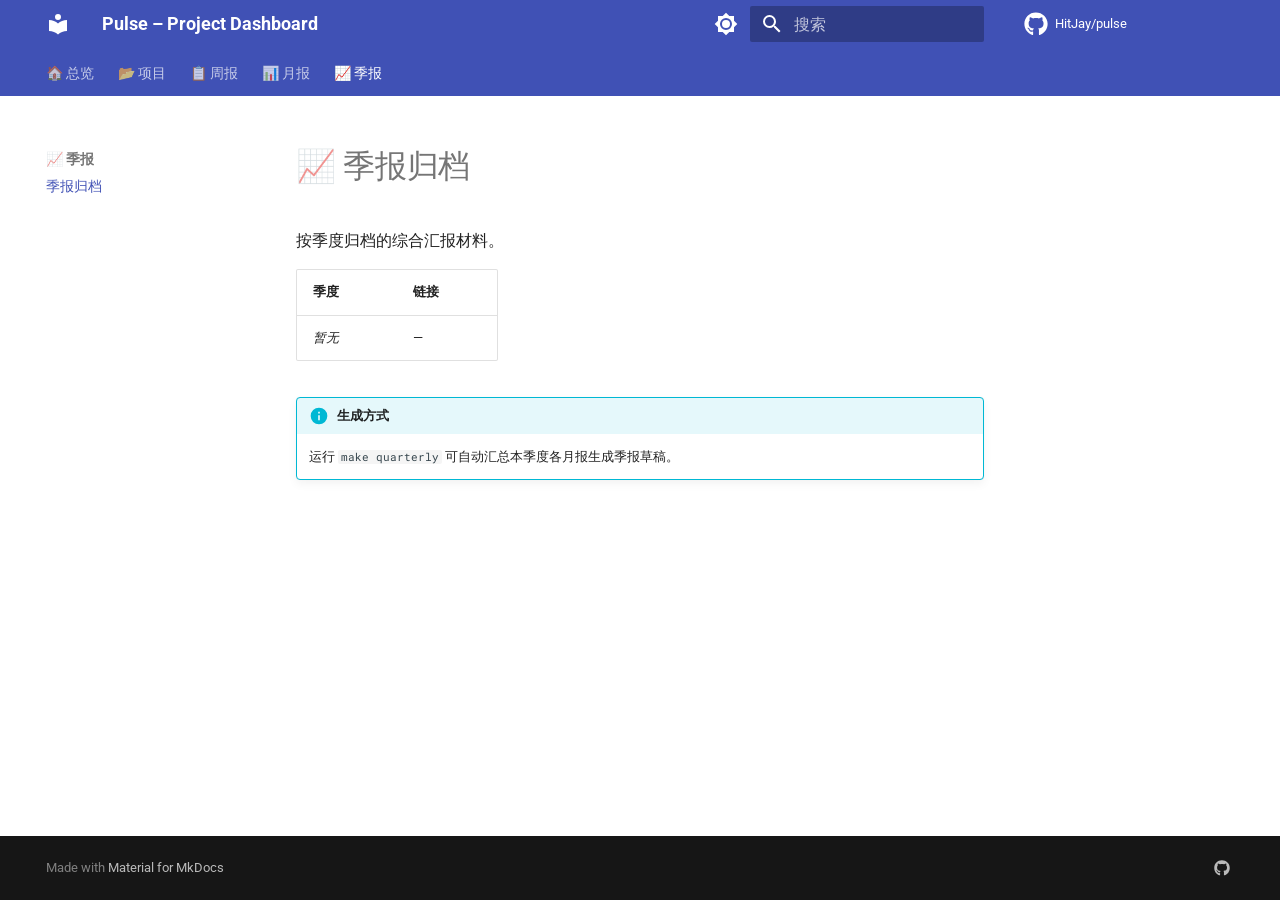
<file: reports/quarterly/index.html>
<!DOCTYPE html><html lang="zh" class="no-js"><head>
    
      <meta charset="utf-8">
      <meta name="viewport" content="width=device-width,initial-scale=1">
      
        <meta name="description" content="Multi-project management hub with automated reporting">
      
      
      
        <link rel="canonical" href="https://hitjay.github.io/pulse/reports/quarterly/">
      
      
        <link rel="prev" href="../monthly/">
      
      
      
        
      
      
      <link rel="icon" href="../../assets/images/favicon.png">
      <meta name="generator" content="mkdocs-1.6.1, mkdocs-material-9.8.1">
    
    
      
        <title>季报归档 - Pulse – Project Dashboard</title>
      
    
    
      <link rel="stylesheet" href="../../assets/stylesheets/main.57a0d79d.min.css">
      
        
        <link rel="stylesheet" href="../../assets/stylesheets/palette.fb2fffe2.min.css">
      
      


    
    
      
    
    
      
        
        
        <link rel="preconnect" href="https://fonts.gstatic.com" crossorigin="">
        <link rel="stylesheet" href="https://fonts.googleapis.com/css?family=Roboto:300,300i,400,400i,700,700i%7CRoboto+Mono:400,400i,700,700i&amp;display=fallback">
        <style>:root{--md-text-font:"Roboto";--md-code-font:"Roboto Mono"}</style>
      
    
    
    <script>__md_scope=new URL("../..",location),__md_hash=e=>[...e].reduce(((e,_)=>(e<<5)-e+_.charCodeAt(0)),0),__md_get=(e,_=localStorage,t=__md_scope)=>JSON.parse(_.getItem(t.pathname+"."+e)),__md_set=(e,_,t=localStorage,a=__md_scope)=>{try{t.setItem(a.pathname+"."+e,JSON.stringify(_))}catch(e){}}</script>
    
      

    
    
  <link href="../../assets/stylesheets/glightbox.min.css" rel="stylesheet"><script src="../../assets/javascripts/glightbox.min.js"></script><style id="glightbox-style">
            html.glightbox-open { overflow: initial; height: 100%; }
            .gslide-title { margin-top: 0px; user-select: text; }
            .gslide-desc { color: #666; user-select: text; }
            .gslide-image img { background: white; }
            .gscrollbar-fixer { padding-right: 15px; }
            .gdesc-inner { font-size: 0.75rem; }
            body[data-md-color-scheme="slate"] .gdesc-inner { background: var(--md-default-bg-color); }
            body[data-md-color-scheme="slate"] .gslide-title { color: var(--md-default-fg-color); }
            body[data-md-color-scheme="slate"] .gslide-desc { color: var(--md-default-fg-color); }
        </style></head>
  
  
    
    
      
    
    
    
    
    <body dir="ltr" data-md-color-scheme="default" data-md-color-primary="indigo" data-md-color-accent="teal">
  
    
    <input class="md-toggle" data-md-toggle="drawer" type="checkbox" id="__drawer" autocomplete="off">
    <input class="md-toggle" data-md-toggle="search" type="checkbox" id="__search" autocomplete="off">
    <label class="md-overlay" for="__drawer"></label>
    <div data-md-component="skip">
      
        
        <a href="#_1" class="md-skip">
          跳转至
        </a>
      
    </div>
    <div data-md-component="announce">
      
    </div>
    
    
      

<header class="md-header" data-md-component="header">
  <nav class="md-header__inner md-grid" aria-label="页眉">
    <a href="../.." title="Pulse – Project Dashboard" class="md-header__button md-logo" aria-label="Pulse – Project Dashboard" data-md-component="logo">
      
  
  <svg xmlns="http://www.w3.org/2000/svg" viewBox="0 0 24 24"><path d="M12 8a3 3 0 0 0 3-3 3 3 0 0 0-3-3 3 3 0 0 0-3 3 3 3 0 0 0 3 3m0 3.54C9.64 9.35 6.5 8 3 8v11c3.5 0 6.64 1.35 9 3.54 2.36-2.19 5.5-3.54 9-3.54V8c-3.5 0-6.64 1.35-9 3.54"></path></svg>

    </a>
    <label class="md-header__button md-icon" for="__drawer">
      
      <svg xmlns="http://www.w3.org/2000/svg" viewBox="0 0 24 24"><path d="M3 6h18v2H3zm0 5h18v2H3zm0 5h18v2H3z"></path></svg>
    </label>
    <div class="md-header__title" data-md-component="header-title">
      <div class="md-header__ellipsis">
        <div class="md-header__topic">
          <span class="md-ellipsis">
            Pulse – Project Dashboard
          </span>
        </div>
        <div class="md-header__topic" data-md-component="header-topic">
          <span class="md-ellipsis">
            
              季报归档
            
          </span>
        </div>
      </div>
    </div>
    
      
        <form class="md-header__option" data-md-component="palette">
  
    
    
    
    <input class="md-option" data-md-color-media="(prefers-color-scheme: light)" data-md-color-scheme="default" data-md-color-primary="indigo" data-md-color-accent="teal" aria-label="切换到暗色模式" type="radio" name="__palette" id="__palette_0">
    
      <label class="md-header__button md-icon" title="切换到暗色模式" for="__palette_1" hidden="">
        <svg xmlns="http://www.w3.org/2000/svg" viewBox="0 0 24 24"><path d="M12 8a4 4 0 0 0-4 4 4 4 0 0 0 4 4 4 4 0 0 0 4-4 4 4 0 0 0-4-4m0 10a6 6 0 0 1-6-6 6 6 0 0 1 6-6 6 6 0 0 1 6 6 6 6 0 0 1-6 6m8-9.31V4h-4.69L12 .69 8.69 4H4v4.69L.69 12 4 15.31V20h4.69L12 23.31 15.31 20H20v-4.69L23.31 12z"></path></svg>
      </label>
    
  
    
    
    
    <input class="md-option" data-md-color-media="(prefers-color-scheme: dark)" data-md-color-scheme="slate" data-md-color-primary="indigo" data-md-color-accent="teal" aria-label="切换到亮色模式" type="radio" name="__palette" id="__palette_1">
    
      <label class="md-header__button md-icon" title="切换到亮色模式" for="__palette_0" hidden="">
        <svg xmlns="http://www.w3.org/2000/svg" viewBox="0 0 24 24"><path d="M12 18c-.89 0-1.74-.2-2.5-.55C11.56 16.5 13 14.42 13 12s-1.44-4.5-3.5-5.45C10.26 6.2 11.11 6 12 6a6 6 0 0 1 6 6 6 6 0 0 1-6 6m8-9.31V4h-4.69L12 .69 8.69 4H4v4.69L.69 12 4 15.31V20h4.69L12 23.31 15.31 20H20v-4.69L23.31 12z"></path></svg>
      </label>
    
  
</form>
      
    
    
      <script>var palette=__md_get("__palette");if(palette&&palette.color){if("(prefers-color-scheme)"===palette.color.media){var media=matchMedia("(prefers-color-scheme: light)"),input=document.querySelector(media.matches?"[data-md-color-media='(prefers-color-scheme: light)']":"[data-md-color-media='(prefers-color-scheme: dark)']");palette.color.media=input.getAttribute("data-md-color-media"),palette.color.scheme=input.getAttribute("data-md-color-scheme"),palette.color.primary=input.getAttribute("data-md-color-primary"),palette.color.accent=input.getAttribute("data-md-color-accent")}for(var[key,value]of Object.entries(palette.color))document.body.setAttribute("data-md-color-"+key,value)}</script>
    
    
    
      
      
        <label class="md-header__button md-icon" for="__search">
          
          <svg xmlns="http://www.w3.org/2000/svg" viewBox="0 0 24 24"><path d="M9.5 3A6.5 6.5 0 0 1 16 9.5c0 1.61-.59 3.09-1.56 4.23l.27.27h.79l5 5-1.5 1.5-5-5v-.79l-.27-.27A6.52 6.52 0 0 1 9.5 16 6.5 6.5 0 0 1 3 9.5 6.5 6.5 0 0 1 9.5 3m0 2C7 5 5 7 5 9.5S7 14 9.5 14 14 12 14 9.5 12 5 9.5 5"></path></svg>
        </label>
        <div class="md-search" data-md-component="search" role="dialog">
  <label class="md-search__overlay" for="__search"></label>
  <div class="md-search__inner" role="search">
    <form class="md-search__form" name="search">
      <input type="text" class="md-search__input" name="query" aria-label="搜索" placeholder="搜索" autocapitalize="off" autocorrect="off" autocomplete="off" spellcheck="false" data-md-component="search-query" required="">
      <label class="md-search__icon md-icon" for="__search">
        
        <svg xmlns="http://www.w3.org/2000/svg" viewBox="0 0 24 24"><path d="M9.5 3A6.5 6.5 0 0 1 16 9.5c0 1.61-.59 3.09-1.56 4.23l.27.27h.79l5 5-1.5 1.5-5-5v-.79l-.27-.27A6.52 6.52 0 0 1 9.5 16 6.5 6.5 0 0 1 3 9.5 6.5 6.5 0 0 1 9.5 3m0 2C7 5 5 7 5 9.5S7 14 9.5 14 14 12 14 9.5 12 5 9.5 5"></path></svg>
        
        <svg xmlns="http://www.w3.org/2000/svg" viewBox="0 0 24 24"><path d="M20 11v2H8l5.5 5.5-1.42 1.42L4.16 12l7.92-7.92L13.5 5.5 8 11z"></path></svg>
      </label>
      <nav class="md-search__options" aria-label="查找">
        
        <button type="reset" class="md-search__icon md-icon" title="清空当前内容" aria-label="清空当前内容" tabindex="-1">
          
          <svg xmlns="http://www.w3.org/2000/svg" viewBox="0 0 24 24"><path d="M19 6.41 17.59 5 12 10.59 6.41 5 5 6.41 10.59 12 5 17.59 6.41 19 12 13.41 17.59 19 19 17.59 13.41 12z"></path></svg>
        </button>
      </nav>
      
        <div class="md-search__suggest" data-md-component="search-suggest"></div>
      
    </form>
    <div class="md-search__output">
      <div class="md-search__scrollwrap" tabindex="0" data-md-scrollfix="">
        <div class="md-search-result" data-md-component="search-result">
          <div class="md-search-result__meta">
            正在初始化搜索引擎
          </div>
          <ol class="md-search-result__list" role="presentation"></ol>
        </div>
      </div>
    </div>
  </div>
</div>
      
    
    
      <div class="md-header__source">
        <a href="https://github.com/HitJay/pulse" title="前往仓库" class="md-source" data-md-component="source">
  <div class="md-source__icon md-icon">
    
    <svg xmlns="http://www.w3.org/2000/svg" viewBox="0 0 512 512"><!--! Font Awesome Free 7.1.0 by @fontawesome - https://fontawesome.com License - https://fontawesome.com/license/free (Icons: CC BY 4.0, Fonts: SIL OFL 1.1, Code: MIT License) Copyright 2025 Fonticons, Inc.--><path d="M173.9 397.4c0 2-2.3 3.6-5.2 3.6-3.3.3-5.6-1.3-5.6-3.6 0-2 2.3-3.6 5.2-3.6 3-.3 5.6 1.3 5.6 3.6m-31.1-4.5c-.7 2 1.3 4.3 4.3 4.9 2.6 1 5.6 0 6.2-2s-1.3-4.3-4.3-5.2c-2.6-.7-5.5.3-6.2 2.3m44.2-1.7c-2.9.7-4.9 2.6-4.6 4.9.3 2 2.9 3.3 5.9 2.6 2.9-.7 4.9-2.6 4.6-4.6-.3-1.9-3-3.2-5.9-2.9M252.8 8C114.1 8 8 113.3 8 252c0 110.9 69.8 205.8 169.5 239.2 12.8 2.3 17.3-5.6 17.3-12.1 0-6.2-.3-40.4-.3-61.4 0 0-70 15-84.7-29.8 0 0-11.4-29.1-27.8-36.6 0 0-22.9-15.7 1.6-15.4 0 0 24.9 2 38.6 25.8 21.9 38.6 58.6 27.5 72.9 20.9 2.3-16 8.8-27.1 16-33.7-55.9-6.2-112.3-14.3-112.3-110.5 0-27.5 7.6-41.3 23.6-58.9-2.6-6.5-11.1-33.3 2.6-67.9 20.9-6.5 69 27 69 27 20-5.6 41.5-8.5 62.8-8.5s42.8 2.9 62.8 8.5c0 0 48.1-33.6 69-27 13.7 34.7 5.2 61.4 2.6 67.9 16 17.7 25.8 31.5 25.8 58.9 0 96.5-58.9 104.2-114.8 110.5 9.2 7.9 17 22.9 17 46.4 0 33.7-.3 75.4-.3 83.6 0 6.5 4.6 14.4 17.3 12.1C436.2 457.8 504 362.9 504 252 504 113.3 391.5 8 252.8 8M105.2 352.9c-1.3 1-1 3.3.7 5.2 1.6 1.6 3.9 2.3 5.2 1 1.3-1 1-3.3-.7-5.2-1.6-1.6-3.9-2.3-5.2-1m-10.8-8.1c-.7 1.3.3 2.9 2.3 3.9 1.6 1 3.6.7 4.3-.7.7-1.3-.3-2.9-2.3-3.9-2-.6-3.6-.3-4.3.7m32.4 35.6c-1.6 1.3-1 4.3 1.3 6.2 2.3 2.3 5.2 2.6 6.5 1 1.3-1.3.7-4.3-1.3-6.2-2.2-2.3-5.2-2.6-6.5-1m-11.4-14.7c-1.6 1-1.6 3.6 0 5.9s4.3 3.3 5.6 2.3c1.6-1.3 1.6-3.9 0-6.2-1.4-2.3-4-3.3-5.6-2"></path></svg>
  </div>
  <div class="md-source__repository">
    HitJay/pulse
  </div>
</a>
      </div>
    
  </nav>
  
</header>
    
    <div class="md-container" data-md-component="container">
      
      
        
          
            
<nav class="md-tabs" aria-label="标签" data-md-component="tabs">
  <div class="md-grid">
    <ul class="md-tabs__list">
      
        
  
  
  
  
    <li class="md-tabs__item">
      <a href="../.." class="md-tabs__link">
        
  
  
    
  
  🏠 总览

      </a>
    </li>
  

      
        
  
  
  
  
    
    
      <li class="md-tabs__item">
        <a href="../../projects/" class="md-tabs__link">
          
  
  
  📂 项目

        </a>
      </li>
    
  

      
        
  
  
  
  
    
    
      <li class="md-tabs__item">
        <a href="../weekly/" class="md-tabs__link">
          
  
  
  📋 周报

        </a>
      </li>
    
  

      
        
  
  
  
  
    
    
      <li class="md-tabs__item">
        <a href="../monthly/" class="md-tabs__link">
          
  
  
  📊 月报

        </a>
      </li>
    
  

      
        
  
  
  
    
  
  
    
    
      <li class="md-tabs__item md-tabs__item--active">
        <a href="./" class="md-tabs__link">
          
  
  
  📈 季报

        </a>
      </li>
    
  

      
    </ul>
  </div>
</nav>
          
        
      
      <main class="md-main" data-md-component="main">
        <div class="md-main__inner md-grid">
          
            
              
              <div class="md-sidebar md-sidebar--primary" data-md-component="sidebar" data-md-type="navigation">
                <div class="md-sidebar__scrollwrap">
                  <div class="md-sidebar__inner">
                    


  


<nav class="md-nav md-nav--primary md-nav--lifted" aria-label="导航栏" data-md-level="0">
  <label class="md-nav__title" for="__drawer">
    <a href="../.." title="Pulse – Project Dashboard" class="md-nav__button md-logo" aria-label="Pulse – Project Dashboard" data-md-component="logo">
      
  
  <svg xmlns="http://www.w3.org/2000/svg" viewBox="0 0 24 24"><path d="M12 8a3 3 0 0 0 3-3 3 3 0 0 0-3-3 3 3 0 0 0-3 3 3 3 0 0 0 3 3m0 3.54C9.64 9.35 6.5 8 3 8v11c3.5 0 6.64 1.35 9 3.54 2.36-2.19 5.5-3.54 9-3.54V8c-3.5 0-6.64 1.35-9 3.54"></path></svg>

    </a>
    Pulse – Project Dashboard
  </label>
  
    <div class="md-nav__source">
      <a href="https://github.com/HitJay/pulse" title="前往仓库" class="md-source" data-md-component="source">
  <div class="md-source__icon md-icon">
    
    <svg xmlns="http://www.w3.org/2000/svg" viewBox="0 0 512 512"><!--! Font Awesome Free 7.1.0 by @fontawesome - https://fontawesome.com License - https://fontawesome.com/license/free (Icons: CC BY 4.0, Fonts: SIL OFL 1.1, Code: MIT License) Copyright 2025 Fonticons, Inc.--><path d="M173.9 397.4c0 2-2.3 3.6-5.2 3.6-3.3.3-5.6-1.3-5.6-3.6 0-2 2.3-3.6 5.2-3.6 3-.3 5.6 1.3 5.6 3.6m-31.1-4.5c-.7 2 1.3 4.3 4.3 4.9 2.6 1 5.6 0 6.2-2s-1.3-4.3-4.3-5.2c-2.6-.7-5.5.3-6.2 2.3m44.2-1.7c-2.9.7-4.9 2.6-4.6 4.9.3 2 2.9 3.3 5.9 2.6 2.9-.7 4.9-2.6 4.6-4.6-.3-1.9-3-3.2-5.9-2.9M252.8 8C114.1 8 8 113.3 8 252c0 110.9 69.8 205.8 169.5 239.2 12.8 2.3 17.3-5.6 17.3-12.1 0-6.2-.3-40.4-.3-61.4 0 0-70 15-84.7-29.8 0 0-11.4-29.1-27.8-36.6 0 0-22.9-15.7 1.6-15.4 0 0 24.9 2 38.6 25.8 21.9 38.6 58.6 27.5 72.9 20.9 2.3-16 8.8-27.1 16-33.7-55.9-6.2-112.3-14.3-112.3-110.5 0-27.5 7.6-41.3 23.6-58.9-2.6-6.5-11.1-33.3 2.6-67.9 20.9-6.5 69 27 69 27 20-5.6 41.5-8.5 62.8-8.5s42.8 2.9 62.8 8.5c0 0 48.1-33.6 69-27 13.7 34.7 5.2 61.4 2.6 67.9 16 17.7 25.8 31.5 25.8 58.9 0 96.5-58.9 104.2-114.8 110.5 9.2 7.9 17 22.9 17 46.4 0 33.7-.3 75.4-.3 83.6 0 6.5 4.6 14.4 17.3 12.1C436.2 457.8 504 362.9 504 252 504 113.3 391.5 8 252.8 8M105.2 352.9c-1.3 1-1 3.3.7 5.2 1.6 1.6 3.9 2.3 5.2 1 1.3-1 1-3.3-.7-5.2-1.6-1.6-3.9-2.3-5.2-1m-10.8-8.1c-.7 1.3.3 2.9 2.3 3.9 1.6 1 3.6.7 4.3-.7.7-1.3-.3-2.9-2.3-3.9-2-.6-3.6-.3-4.3.7m32.4 35.6c-1.6 1.3-1 4.3 1.3 6.2 2.3 2.3 5.2 2.6 6.5 1 1.3-1.3.7-4.3-1.3-6.2-2.2-2.3-5.2-2.6-6.5-1m-11.4-14.7c-1.6 1-1.6 3.6 0 5.9s4.3 3.3 5.6 2.3c1.6-1.3 1.6-3.9 0-6.2-1.4-2.3-4-3.3-5.6-2"></path></svg>
  </div>
  <div class="md-source__repository">
    HitJay/pulse
  </div>
</a>
    </div>
  
  <ul class="md-nav__list" data-md-scrollfix="">
    
      
      
  
  
  
  
    <li class="md-nav__item">
      <a href="../.." class="md-nav__link">
        
  
  
  <span class="md-ellipsis">
    
  
    🏠 总览
  

    
  </span>
  
  

      </a>
    </li>
  

    
      
      
  
  
  
  
    
    
    
    
      
      
        
      
    
    
    <li class="md-nav__item md-nav__item--nested">
      
        
        
          
        
        <input class="md-nav__toggle md-toggle md-toggle--indeterminate" type="checkbox" id="__nav_2">
        
          
          <label class="md-nav__link" for="__nav_2" id="__nav_2_label" tabindex="0">
            
  
  
  <span class="md-ellipsis">
    
  
    📂 项目
  

    
  </span>
  
  

            <span class="md-nav__icon md-icon"></span>
          </label>
        
        <nav class="md-nav" data-md-level="1" aria-labelledby="__nav_2_label" aria-expanded="false">
          <label class="md-nav__title" for="__nav_2">
            <span class="md-nav__icon md-icon"></span>
            
  
    📂 项目
  

          </label>
          <ul class="md-nav__list" data-md-scrollfix="">
            
              
                
  
  
  
  
    <li class="md-nav__item">
      <a href="../../projects/" class="md-nav__link">
        
  
  
  <span class="md-ellipsis">
    
  
    项目列表
  

    
  </span>
  
  

      </a>
    </li>
  

              
            
              
                
  
  
  
  
    <li class="md-nav__item">
      <a href="../../projects/3_safety/" class="md-nav__link">
        
  
  
  <span class="md-ellipsis">
    
  
    3_safety (安全性评估)
  

    
  </span>
  
  

      </a>
    </li>
  

              
            
              
                
  
  
  
  
    <li class="md-nav__item">
      <a href="../../projects/druggability/" class="md-nav__link">
        
  
  
  <span class="md-ellipsis">
    
  
    druggability (成药性评估)
  

    
  </span>
  
  

      </a>
    </li>
  

              
            
          </ul>
        </nav>
      
    </li>
  

    
      
      
  
  
  
  
    
    
    
    
      
      
        
      
    
    
    <li class="md-nav__item md-nav__item--nested">
      
        
        
          
        
        <input class="md-nav__toggle md-toggle md-toggle--indeterminate" type="checkbox" id="__nav_3">
        
          
          <label class="md-nav__link" for="__nav_3" id="__nav_3_label" tabindex="0">
            
  
  
  <span class="md-ellipsis">
    
  
    📋 周报
  

    
  </span>
  
  

            <span class="md-nav__icon md-icon"></span>
          </label>
        
        <nav class="md-nav" data-md-level="1" aria-labelledby="__nav_3_label" aria-expanded="false">
          <label class="md-nav__title" for="__nav_3">
            <span class="md-nav__icon md-icon"></span>
            
  
    📋 周报
  

          </label>
          <ul class="md-nav__list" data-md-scrollfix="">
            
              
                
  
  
  
  
    <li class="md-nav__item">
      <a href="../weekly/" class="md-nav__link">
        
  
  
  <span class="md-ellipsis">
    
  
    周报归档
  

    
  </span>
  
  

      </a>
    </li>
  

              
            
          </ul>
        </nav>
      
    </li>
  

    
      
      
  
  
  
  
    
    
    
    
      
      
        
      
    
    
    <li class="md-nav__item md-nav__item--nested">
      
        
        
          
        
        <input class="md-nav__toggle md-toggle md-toggle--indeterminate" type="checkbox" id="__nav_4">
        
          
          <label class="md-nav__link" for="__nav_4" id="__nav_4_label" tabindex="0">
            
  
  
  <span class="md-ellipsis">
    
  
    📊 月报
  

    
  </span>
  
  

            <span class="md-nav__icon md-icon"></span>
          </label>
        
        <nav class="md-nav" data-md-level="1" aria-labelledby="__nav_4_label" aria-expanded="false">
          <label class="md-nav__title" for="__nav_4">
            <span class="md-nav__icon md-icon"></span>
            
  
    📊 月报
  

          </label>
          <ul class="md-nav__list" data-md-scrollfix="">
            
              
                
  
  
  
  
    <li class="md-nav__item">
      <a href="../monthly/" class="md-nav__link">
        
  
  
  <span class="md-ellipsis">
    
  
    月报归档
  

    
  </span>
  
  

      </a>
    </li>
  

              
            
          </ul>
        </nav>
      
    </li>
  

    
      
      
  
  
    
  
  
  
    
    
    
    
      
        
        
      
      
        
      
    
    
    <li class="md-nav__item md-nav__item--active md-nav__item--section md-nav__item--nested">
      
        
        
        <input class="md-nav__toggle md-toggle " type="checkbox" id="__nav_5" checked="">
        
          
          <label class="md-nav__link" for="__nav_5" id="__nav_5_label" tabindex="">
            
  
  
  <span class="md-ellipsis">
    
  
    📈 季报
  

    
  </span>
  
  

            <span class="md-nav__icon md-icon"></span>
          </label>
        
        <nav class="md-nav" data-md-level="1" aria-labelledby="__nav_5_label" aria-expanded="true">
          <label class="md-nav__title" for="__nav_5">
            <span class="md-nav__icon md-icon"></span>
            
  
    📈 季报
  

          </label>
          <ul class="md-nav__list" data-md-scrollfix="">
            
              
                
  
  
    
  
  
  
    <li class="md-nav__item md-nav__item--active">
      
      <input class="md-nav__toggle md-toggle" type="checkbox" id="__toc">
      
      
        
      
      
      <a href="./" class="md-nav__link md-nav__link--active">
        
  
  
  <span class="md-ellipsis">
    
  
    季报归档
  

    
  </span>
  
  

      </a>
      
    </li>
  

              
            
          </ul>
        </nav>
      
    </li>
  

    
  </ul>
</nav>
                  </div>
                </div>
              </div>
            
            
              
              <div class="md-sidebar md-sidebar--secondary" data-md-component="sidebar" data-md-type="toc">
                <div class="md-sidebar__scrollwrap">
                  <div class="md-sidebar__inner">
                    

<nav class="md-nav md-nav--secondary" aria-label="目录">
  
  
  
    
  
  
</nav>
                  </div>
                </div>
              </div>
            
          
          
            <div class="md-content" data-md-component="content">
              
              <article class="md-content__inner md-typeset">
                
                  


  
  


<h1 id="_1">📈 季报归档<a class="headerlink" href="#_1" title="Permanent link">¶</a></h1>
<p>按季度归档的综合汇报材料。</p>
<table>
<thead>
<tr>
<th>季度</th>
<th>链接</th>
</tr>
</thead>
<tbody>
<tr>
<td><em>暂无</em></td>
<td>—</td>
</tr>
</tbody>
</table>
<div class="admonition info">
<p class="admonition-title">生成方式</p>
<p>运行 <code>make quarterly</code> 可自动汇总本季度各月报生成季报草稿。</p>
</div>







  
  






                
              </article>
            </div>
          
          
<script>var target=document.getElementById(location.hash.slice(1));target&&target.name&&(target.checked=target.name.startsWith("__tabbed_"))</script>
        </div>
        
          <button type="button" class="md-top md-icon" data-md-component="top" hidden="">
  
  <svg xmlns="http://www.w3.org/2000/svg" viewBox="0 0 24 24"><path d="M13 20h-2V8l-5.5 5.5-1.42-1.42L12 4.16l7.92 7.92-1.42 1.42L13 8z"></path></svg>
  回到页面顶部
</button>
        
      </main>
      
        <footer class="md-footer">
  
  <div class="md-footer-meta md-typeset">
    <div class="md-footer-meta__inner md-grid">
      <div class="md-copyright">
  
  
    Made with
    <a href="https://squidfunk.github.io/mkdocs-material/" target="_blank" rel="noopener">
      Material for MkDocs
    </a>
  
</div>
      
        
<div class="md-social">
  
    
    
    
    
      
      
    
    <a href="https://github.com/HitJay" target="_blank" rel="noopener" title="github.com" class="md-social__link">
      <svg xmlns="http://www.w3.org/2000/svg" viewBox="0 0 512 512"><!--! Font Awesome Free 7.1.0 by @fontawesome - https://fontawesome.com License - https://fontawesome.com/license/free (Icons: CC BY 4.0, Fonts: SIL OFL 1.1, Code: MIT License) Copyright 2025 Fonticons, Inc.--><path d="M173.9 397.4c0 2-2.3 3.6-5.2 3.6-3.3.3-5.6-1.3-5.6-3.6 0-2 2.3-3.6 5.2-3.6 3-.3 5.6 1.3 5.6 3.6m-31.1-4.5c-.7 2 1.3 4.3 4.3 4.9 2.6 1 5.6 0 6.2-2s-1.3-4.3-4.3-5.2c-2.6-.7-5.5.3-6.2 2.3m44.2-1.7c-2.9.7-4.9 2.6-4.6 4.9.3 2 2.9 3.3 5.9 2.6 2.9-.7 4.9-2.6 4.6-4.6-.3-1.9-3-3.2-5.9-2.9M252.8 8C114.1 8 8 113.3 8 252c0 110.9 69.8 205.8 169.5 239.2 12.8 2.3 17.3-5.6 17.3-12.1 0-6.2-.3-40.4-.3-61.4 0 0-70 15-84.7-29.8 0 0-11.4-29.1-27.8-36.6 0 0-22.9-15.7 1.6-15.4 0 0 24.9 2 38.6 25.8 21.9 38.6 58.6 27.5 72.9 20.9 2.3-16 8.8-27.1 16-33.7-55.9-6.2-112.3-14.3-112.3-110.5 0-27.5 7.6-41.3 23.6-58.9-2.6-6.5-11.1-33.3 2.6-67.9 20.9-6.5 69 27 69 27 20-5.6 41.5-8.5 62.8-8.5s42.8 2.9 62.8 8.5c0 0 48.1-33.6 69-27 13.7 34.7 5.2 61.4 2.6 67.9 16 17.7 25.8 31.5 25.8 58.9 0 96.5-58.9 104.2-114.8 110.5 9.2 7.9 17 22.9 17 46.4 0 33.7-.3 75.4-.3 83.6 0 6.5 4.6 14.4 17.3 12.1C436.2 457.8 504 362.9 504 252 504 113.3 391.5 8 252.8 8M105.2 352.9c-1.3 1-1 3.3.7 5.2 1.6 1.6 3.9 2.3 5.2 1 1.3-1 1-3.3-.7-5.2-1.6-1.6-3.9-2.3-5.2-1m-10.8-8.1c-.7 1.3.3 2.9 2.3 3.9 1.6 1 3.6.7 4.3-.7.7-1.3-.3-2.9-2.3-3.9-2-.6-3.6-.3-4.3.7m32.4 35.6c-1.6 1.3-1 4.3 1.3 6.2 2.3 2.3 5.2 2.6 6.5 1 1.3-1.3.7-4.3-1.3-6.2-2.2-2.3-5.2-2.6-6.5-1m-11.4-14.7c-1.6 1-1.6 3.6 0 5.9s4.3 3.3 5.6 2.3c1.6-1.3 1.6-3.9 0-6.2-1.4-2.3-4-3.3-5.6-2"></path></svg>
    </a>
  
</div>
      
    </div>
  </div>
</footer>
      
    </div>
    <div class="md-dialog" data-md-component="dialog">
      <div class="md-dialog__inner md-typeset"></div>
    </div>
    
    
    
      
      
      <script id="__config" type="application/json">{"annotate": null, "base": "../..", "features": ["navigation.instant", "navigation.tabs", "navigation.sections", "navigation.expand", "navigation.top", "search.suggest", "search.highlight", "content.code.copy", "toc.follow"], "search": "../../assets/javascripts/workers/search.a7633da7.min.js", "tags": null, "translations": {"clipboard.copied": "\u5df2\u590d\u5236", "clipboard.copy": "\u590d\u5236", "search.result.more.one": "\u5728\u8be5\u9875\u4e0a\u8fd8\u6709 1 \u4e2a\u7b26\u5408\u6761\u4ef6\u7684\u7ed3\u679c", "search.result.more.other": "\u5728\u8be5\u9875\u4e0a\u8fd8\u6709 # \u4e2a\u7b26\u5408\u6761\u4ef6\u7684\u7ed3\u679c", "search.result.none": "\u6ca1\u6709\u627e\u5230\u7b26\u5408\u6761\u4ef6\u7684\u7ed3\u679c", "search.result.one": "\u627e\u5230 1 \u4e2a\u7b26\u5408\u6761\u4ef6\u7684\u7ed3\u679c", "search.result.other": "# \u4e2a\u7b26\u5408\u6761\u4ef6\u7684\u7ed3\u679c", "search.result.placeholder": "\u952e\u5165\u4ee5\u5f00\u59cb\u641c\u7d22", "search.result.term.missing": "\u7f3a\u5c11", "select.version": "\u9009\u62e9\u5f53\u524d\u7248\u672c"}, "version": null}</script>
    
    
      <script src="../../assets/javascripts/bundle.a5f9d56c.min.js"></script>
      
    
  
<script id="init-glightbox">const lightbox = GLightbox({"touchNavigation": true, "loop": false, "zoomable": true, "draggable": true, "openEffect": "zoom", "closeEffect": "zoom", "slideEffect": "slide"});
document$.subscribe(()=>{ lightbox.reload(); });
</script></body></html>
</file>
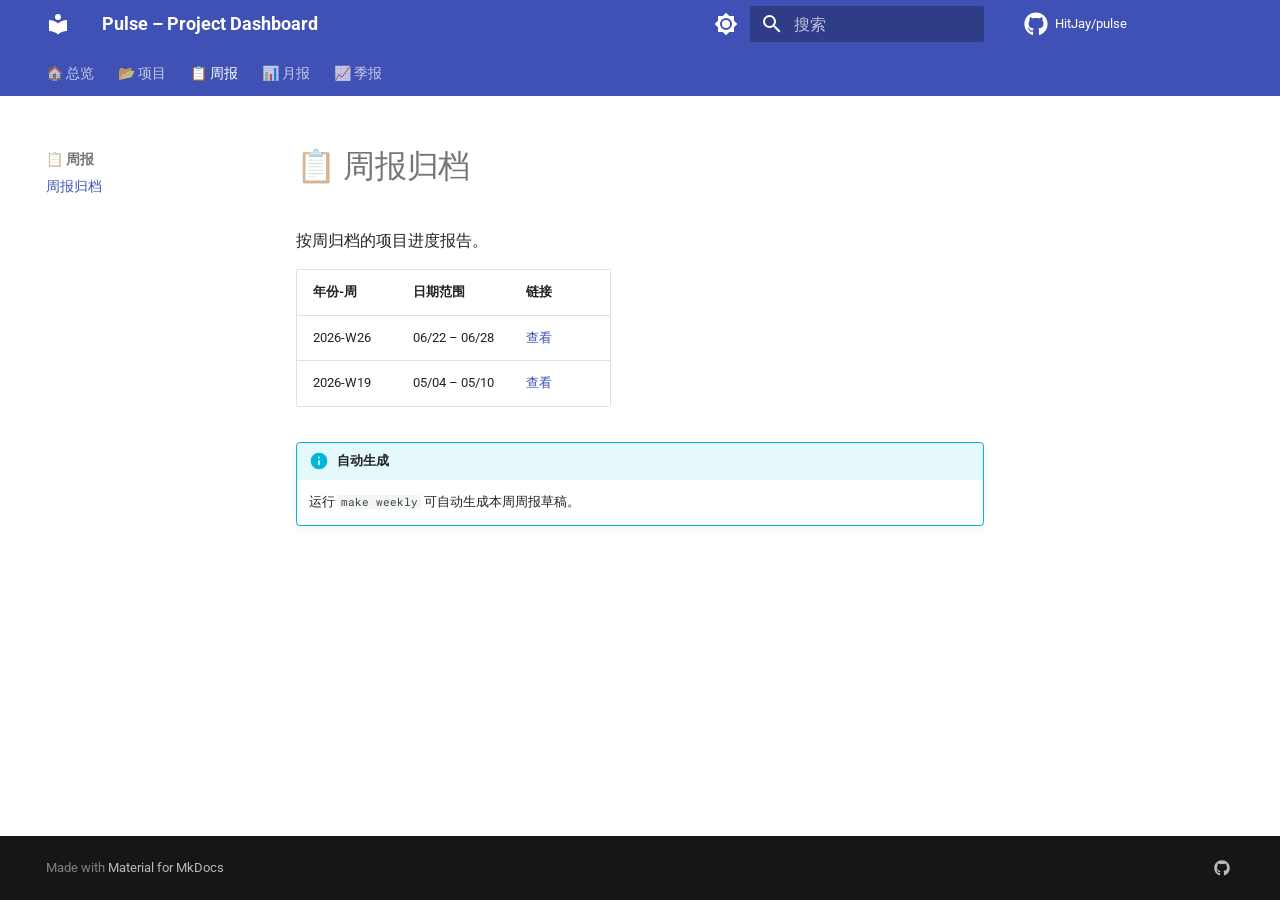
<file: reports/weekly/index.html>
<!DOCTYPE html><html lang="zh" class="no-js"><head>
    
      <meta charset="utf-8">
      <meta name="viewport" content="width=device-width,initial-scale=1">
      
        <meta name="description" content="Multi-project management hub with automated reporting">
      
      
      
        <link rel="canonical" href="https://hitjay.github.io/pulse/reports/weekly/">
      
      
        <link rel="prev" href="../../projects/druggability/">
      
      
        <link rel="next" href="../monthly/">
      
      
        
      
      
      <link rel="icon" href="../../assets/images/favicon.png">
      <meta name="generator" content="mkdocs-1.6.1, mkdocs-material-9.8.1">
    
    
      
        <title>周报归档 - Pulse – Project Dashboard</title>
      
    
    
      <link rel="stylesheet" href="../../assets/stylesheets/main.57a0d79d.min.css">
      
        
        <link rel="stylesheet" href="../../assets/stylesheets/palette.fb2fffe2.min.css">
      
      


    
    
      
    
    
      
        
        
        <link rel="preconnect" href="https://fonts.gstatic.com" crossorigin="">
        <link rel="stylesheet" href="https://fonts.googleapis.com/css?family=Roboto:300,300i,400,400i,700,700i%7CRoboto+Mono:400,400i,700,700i&amp;display=fallback">
        <style>:root{--md-text-font:"Roboto";--md-code-font:"Roboto Mono"}</style>
      
    
    
    <script>__md_scope=new URL("../..",location),__md_hash=e=>[...e].reduce(((e,_)=>(e<<5)-e+_.charCodeAt(0)),0),__md_get=(e,_=localStorage,t=__md_scope)=>JSON.parse(_.getItem(t.pathname+"."+e)),__md_set=(e,_,t=localStorage,a=__md_scope)=>{try{t.setItem(a.pathname+"."+e,JSON.stringify(_))}catch(e){}}</script>
    
      

    
    
  <link href="../../assets/stylesheets/glightbox.min.css" rel="stylesheet"><script src="../../assets/javascripts/glightbox.min.js"></script><style id="glightbox-style">
            html.glightbox-open { overflow: initial; height: 100%; }
            .gslide-title { margin-top: 0px; user-select: text; }
            .gslide-desc { color: #666; user-select: text; }
            .gslide-image img { background: white; }
            .gscrollbar-fixer { padding-right: 15px; }
            .gdesc-inner { font-size: 0.75rem; }
            body[data-md-color-scheme="slate"] .gdesc-inner { background: var(--md-default-bg-color); }
            body[data-md-color-scheme="slate"] .gslide-title { color: var(--md-default-fg-color); }
            body[data-md-color-scheme="slate"] .gslide-desc { color: var(--md-default-fg-color); }
        </style></head>
  
  
    
    
      
    
    
    
    
    <body dir="ltr" data-md-color-scheme="default" data-md-color-primary="indigo" data-md-color-accent="teal">
  
    
    <input class="md-toggle" data-md-toggle="drawer" type="checkbox" id="__drawer" autocomplete="off">
    <input class="md-toggle" data-md-toggle="search" type="checkbox" id="__search" autocomplete="off">
    <label class="md-overlay" for="__drawer"></label>
    <div data-md-component="skip">
      
        
        <a href="#_1" class="md-skip">
          跳转至
        </a>
      
    </div>
    <div data-md-component="announce">
      
    </div>
    
    
      

<header class="md-header" data-md-component="header">
  <nav class="md-header__inner md-grid" aria-label="页眉">
    <a href="../.." title="Pulse – Project Dashboard" class="md-header__button md-logo" aria-label="Pulse – Project Dashboard" data-md-component="logo">
      
  
  <svg xmlns="http://www.w3.org/2000/svg" viewBox="0 0 24 24"><path d="M12 8a3 3 0 0 0 3-3 3 3 0 0 0-3-3 3 3 0 0 0-3 3 3 3 0 0 0 3 3m0 3.54C9.64 9.35 6.5 8 3 8v11c3.5 0 6.64 1.35 9 3.54 2.36-2.19 5.5-3.54 9-3.54V8c-3.5 0-6.64 1.35-9 3.54"></path></svg>

    </a>
    <label class="md-header__button md-icon" for="__drawer">
      
      <svg xmlns="http://www.w3.org/2000/svg" viewBox="0 0 24 24"><path d="M3 6h18v2H3zm0 5h18v2H3zm0 5h18v2H3z"></path></svg>
    </label>
    <div class="md-header__title" data-md-component="header-title">
      <div class="md-header__ellipsis">
        <div class="md-header__topic">
          <span class="md-ellipsis">
            Pulse – Project Dashboard
          </span>
        </div>
        <div class="md-header__topic" data-md-component="header-topic">
          <span class="md-ellipsis">
            
              周报归档
            
          </span>
        </div>
      </div>
    </div>
    
      
        <form class="md-header__option" data-md-component="palette">
  
    
    
    
    <input class="md-option" data-md-color-media="(prefers-color-scheme: light)" data-md-color-scheme="default" data-md-color-primary="indigo" data-md-color-accent="teal" aria-label="切换到暗色模式" type="radio" name="__palette" id="__palette_0">
    
      <label class="md-header__button md-icon" title="切换到暗色模式" for="__palette_1" hidden="">
        <svg xmlns="http://www.w3.org/2000/svg" viewBox="0 0 24 24"><path d="M12 8a4 4 0 0 0-4 4 4 4 0 0 0 4 4 4 4 0 0 0 4-4 4 4 0 0 0-4-4m0 10a6 6 0 0 1-6-6 6 6 0 0 1 6-6 6 6 0 0 1 6 6 6 6 0 0 1-6 6m8-9.31V4h-4.69L12 .69 8.69 4H4v4.69L.69 12 4 15.31V20h4.69L12 23.31 15.31 20H20v-4.69L23.31 12z"></path></svg>
      </label>
    
  
    
    
    
    <input class="md-option" data-md-color-media="(prefers-color-scheme: dark)" data-md-color-scheme="slate" data-md-color-primary="indigo" data-md-color-accent="teal" aria-label="切换到亮色模式" type="radio" name="__palette" id="__palette_1">
    
      <label class="md-header__button md-icon" title="切换到亮色模式" for="__palette_0" hidden="">
        <svg xmlns="http://www.w3.org/2000/svg" viewBox="0 0 24 24"><path d="M12 18c-.89 0-1.74-.2-2.5-.55C11.56 16.5 13 14.42 13 12s-1.44-4.5-3.5-5.45C10.26 6.2 11.11 6 12 6a6 6 0 0 1 6 6 6 6 0 0 1-6 6m8-9.31V4h-4.69L12 .69 8.69 4H4v4.69L.69 12 4 15.31V20h4.69L12 23.31 15.31 20H20v-4.69L23.31 12z"></path></svg>
      </label>
    
  
</form>
      
    
    
      <script>var palette=__md_get("__palette");if(palette&&palette.color){if("(prefers-color-scheme)"===palette.color.media){var media=matchMedia("(prefers-color-scheme: light)"),input=document.querySelector(media.matches?"[data-md-color-media='(prefers-color-scheme: light)']":"[data-md-color-media='(prefers-color-scheme: dark)']");palette.color.media=input.getAttribute("data-md-color-media"),palette.color.scheme=input.getAttribute("data-md-color-scheme"),palette.color.primary=input.getAttribute("data-md-color-primary"),palette.color.accent=input.getAttribute("data-md-color-accent")}for(var[key,value]of Object.entries(palette.color))document.body.setAttribute("data-md-color-"+key,value)}</script>
    
    
    
      
      
        <label class="md-header__button md-icon" for="__search">
          
          <svg xmlns="http://www.w3.org/2000/svg" viewBox="0 0 24 24"><path d="M9.5 3A6.5 6.5 0 0 1 16 9.5c0 1.61-.59 3.09-1.56 4.23l.27.27h.79l5 5-1.5 1.5-5-5v-.79l-.27-.27A6.52 6.52 0 0 1 9.5 16 6.5 6.5 0 0 1 3 9.5 6.5 6.5 0 0 1 9.5 3m0 2C7 5 5 7 5 9.5S7 14 9.5 14 14 12 14 9.5 12 5 9.5 5"></path></svg>
        </label>
        <div class="md-search" data-md-component="search" role="dialog">
  <label class="md-search__overlay" for="__search"></label>
  <div class="md-search__inner" role="search">
    <form class="md-search__form" name="search">
      <input type="text" class="md-search__input" name="query" aria-label="搜索" placeholder="搜索" autocapitalize="off" autocorrect="off" autocomplete="off" spellcheck="false" data-md-component="search-query" required="">
      <label class="md-search__icon md-icon" for="__search">
        
        <svg xmlns="http://www.w3.org/2000/svg" viewBox="0 0 24 24"><path d="M9.5 3A6.5 6.5 0 0 1 16 9.5c0 1.61-.59 3.09-1.56 4.23l.27.27h.79l5 5-1.5 1.5-5-5v-.79l-.27-.27A6.52 6.52 0 0 1 9.5 16 6.5 6.5 0 0 1 3 9.5 6.5 6.5 0 0 1 9.5 3m0 2C7 5 5 7 5 9.5S7 14 9.5 14 14 12 14 9.5 12 5 9.5 5"></path></svg>
        
        <svg xmlns="http://www.w3.org/2000/svg" viewBox="0 0 24 24"><path d="M20 11v2H8l5.5 5.5-1.42 1.42L4.16 12l7.92-7.92L13.5 5.5 8 11z"></path></svg>
      </label>
      <nav class="md-search__options" aria-label="查找">
        
        <button type="reset" class="md-search__icon md-icon" title="清空当前内容" aria-label="清空当前内容" tabindex="-1">
          
          <svg xmlns="http://www.w3.org/2000/svg" viewBox="0 0 24 24"><path d="M19 6.41 17.59 5 12 10.59 6.41 5 5 6.41 10.59 12 5 17.59 6.41 19 12 13.41 17.59 19 19 17.59 13.41 12z"></path></svg>
        </button>
      </nav>
      
        <div class="md-search__suggest" data-md-component="search-suggest"></div>
      
    </form>
    <div class="md-search__output">
      <div class="md-search__scrollwrap" tabindex="0" data-md-scrollfix="">
        <div class="md-search-result" data-md-component="search-result">
          <div class="md-search-result__meta">
            正在初始化搜索引擎
          </div>
          <ol class="md-search-result__list" role="presentation"></ol>
        </div>
      </div>
    </div>
  </div>
</div>
      
    
    
      <div class="md-header__source">
        <a href="https://github.com/HitJay/pulse" title="前往仓库" class="md-source" data-md-component="source">
  <div class="md-source__icon md-icon">
    
    <svg xmlns="http://www.w3.org/2000/svg" viewBox="0 0 512 512"><!--! Font Awesome Free 7.1.0 by @fontawesome - https://fontawesome.com License - https://fontawesome.com/license/free (Icons: CC BY 4.0, Fonts: SIL OFL 1.1, Code: MIT License) Copyright 2025 Fonticons, Inc.--><path d="M173.9 397.4c0 2-2.3 3.6-5.2 3.6-3.3.3-5.6-1.3-5.6-3.6 0-2 2.3-3.6 5.2-3.6 3-.3 5.6 1.3 5.6 3.6m-31.1-4.5c-.7 2 1.3 4.3 4.3 4.9 2.6 1 5.6 0 6.2-2s-1.3-4.3-4.3-5.2c-2.6-.7-5.5.3-6.2 2.3m44.2-1.7c-2.9.7-4.9 2.6-4.6 4.9.3 2 2.9 3.3 5.9 2.6 2.9-.7 4.9-2.6 4.6-4.6-.3-1.9-3-3.2-5.9-2.9M252.8 8C114.1 8 8 113.3 8 252c0 110.9 69.8 205.8 169.5 239.2 12.8 2.3 17.3-5.6 17.3-12.1 0-6.2-.3-40.4-.3-61.4 0 0-70 15-84.7-29.8 0 0-11.4-29.1-27.8-36.6 0 0-22.9-15.7 1.6-15.4 0 0 24.9 2 38.6 25.8 21.9 38.6 58.6 27.5 72.9 20.9 2.3-16 8.8-27.1 16-33.7-55.9-6.2-112.3-14.3-112.3-110.5 0-27.5 7.6-41.3 23.6-58.9-2.6-6.5-11.1-33.3 2.6-67.9 20.9-6.5 69 27 69 27 20-5.6 41.5-8.5 62.8-8.5s42.8 2.9 62.8 8.5c0 0 48.1-33.6 69-27 13.7 34.7 5.2 61.4 2.6 67.9 16 17.7 25.8 31.5 25.8 58.9 0 96.5-58.9 104.2-114.8 110.5 9.2 7.9 17 22.9 17 46.4 0 33.7-.3 75.4-.3 83.6 0 6.5 4.6 14.4 17.3 12.1C436.2 457.8 504 362.9 504 252 504 113.3 391.5 8 252.8 8M105.2 352.9c-1.3 1-1 3.3.7 5.2 1.6 1.6 3.9 2.3 5.2 1 1.3-1 1-3.3-.7-5.2-1.6-1.6-3.9-2.3-5.2-1m-10.8-8.1c-.7 1.3.3 2.9 2.3 3.9 1.6 1 3.6.7 4.3-.7.7-1.3-.3-2.9-2.3-3.9-2-.6-3.6-.3-4.3.7m32.4 35.6c-1.6 1.3-1 4.3 1.3 6.2 2.3 2.3 5.2 2.6 6.5 1 1.3-1.3.7-4.3-1.3-6.2-2.2-2.3-5.2-2.6-6.5-1m-11.4-14.7c-1.6 1-1.6 3.6 0 5.9s4.3 3.3 5.6 2.3c1.6-1.3 1.6-3.9 0-6.2-1.4-2.3-4-3.3-5.6-2"></path></svg>
  </div>
  <div class="md-source__repository">
    HitJay/pulse
  </div>
</a>
      </div>
    
  </nav>
  
</header>
    
    <div class="md-container" data-md-component="container">
      
      
        
          
            
<nav class="md-tabs" aria-label="标签" data-md-component="tabs">
  <div class="md-grid">
    <ul class="md-tabs__list">
      
        
  
  
  
  
    <li class="md-tabs__item">
      <a href="../.." class="md-tabs__link">
        
  
  
    
  
  🏠 总览

      </a>
    </li>
  

      
        
  
  
  
  
    
    
      <li class="md-tabs__item">
        <a href="../../projects/" class="md-tabs__link">
          
  
  
  📂 项目

        </a>
      </li>
    
  

      
        
  
  
  
    
  
  
    
    
      <li class="md-tabs__item md-tabs__item--active">
        <a href="./" class="md-tabs__link">
          
  
  
  📋 周报

        </a>
      </li>
    
  

      
        
  
  
  
  
    
    
      <li class="md-tabs__item">
        <a href="../monthly/" class="md-tabs__link">
          
  
  
  📊 月报

        </a>
      </li>
    
  

      
        
  
  
  
  
    
    
      <li class="md-tabs__item">
        <a href="../quarterly/" class="md-tabs__link">
          
  
  
  📈 季报

        </a>
      </li>
    
  

      
    </ul>
  </div>
</nav>
          
        
      
      <main class="md-main" data-md-component="main">
        <div class="md-main__inner md-grid">
          
            
              
              <div class="md-sidebar md-sidebar--primary" data-md-component="sidebar" data-md-type="navigation">
                <div class="md-sidebar__scrollwrap">
                  <div class="md-sidebar__inner">
                    


  


<nav class="md-nav md-nav--primary md-nav--lifted" aria-label="导航栏" data-md-level="0">
  <label class="md-nav__title" for="__drawer">
    <a href="../.." title="Pulse – Project Dashboard" class="md-nav__button md-logo" aria-label="Pulse – Project Dashboard" data-md-component="logo">
      
  
  <svg xmlns="http://www.w3.org/2000/svg" viewBox="0 0 24 24"><path d="M12 8a3 3 0 0 0 3-3 3 3 0 0 0-3-3 3 3 0 0 0-3 3 3 3 0 0 0 3 3m0 3.54C9.64 9.35 6.5 8 3 8v11c3.5 0 6.64 1.35 9 3.54 2.36-2.19 5.5-3.54 9-3.54V8c-3.5 0-6.64 1.35-9 3.54"></path></svg>

    </a>
    Pulse – Project Dashboard
  </label>
  
    <div class="md-nav__source">
      <a href="https://github.com/HitJay/pulse" title="前往仓库" class="md-source" data-md-component="source">
  <div class="md-source__icon md-icon">
    
    <svg xmlns="http://www.w3.org/2000/svg" viewBox="0 0 512 512"><!--! Font Awesome Free 7.1.0 by @fontawesome - https://fontawesome.com License - https://fontawesome.com/license/free (Icons: CC BY 4.0, Fonts: SIL OFL 1.1, Code: MIT License) Copyright 2025 Fonticons, Inc.--><path d="M173.9 397.4c0 2-2.3 3.6-5.2 3.6-3.3.3-5.6-1.3-5.6-3.6 0-2 2.3-3.6 5.2-3.6 3-.3 5.6 1.3 5.6 3.6m-31.1-4.5c-.7 2 1.3 4.3 4.3 4.9 2.6 1 5.6 0 6.2-2s-1.3-4.3-4.3-5.2c-2.6-.7-5.5.3-6.2 2.3m44.2-1.7c-2.9.7-4.9 2.6-4.6 4.9.3 2 2.9 3.3 5.9 2.6 2.9-.7 4.9-2.6 4.6-4.6-.3-1.9-3-3.2-5.9-2.9M252.8 8C114.1 8 8 113.3 8 252c0 110.9 69.8 205.8 169.5 239.2 12.8 2.3 17.3-5.6 17.3-12.1 0-6.2-.3-40.4-.3-61.4 0 0-70 15-84.7-29.8 0 0-11.4-29.1-27.8-36.6 0 0-22.9-15.7 1.6-15.4 0 0 24.9 2 38.6 25.8 21.9 38.6 58.6 27.5 72.9 20.9 2.3-16 8.8-27.1 16-33.7-55.9-6.2-112.3-14.3-112.3-110.5 0-27.5 7.6-41.3 23.6-58.9-2.6-6.5-11.1-33.3 2.6-67.9 20.9-6.5 69 27 69 27 20-5.6 41.5-8.5 62.8-8.5s42.8 2.9 62.8 8.5c0 0 48.1-33.6 69-27 13.7 34.7 5.2 61.4 2.6 67.9 16 17.7 25.8 31.5 25.8 58.9 0 96.5-58.9 104.2-114.8 110.5 9.2 7.9 17 22.9 17 46.4 0 33.7-.3 75.4-.3 83.6 0 6.5 4.6 14.4 17.3 12.1C436.2 457.8 504 362.9 504 252 504 113.3 391.5 8 252.8 8M105.2 352.9c-1.3 1-1 3.3.7 5.2 1.6 1.6 3.9 2.3 5.2 1 1.3-1 1-3.3-.7-5.2-1.6-1.6-3.9-2.3-5.2-1m-10.8-8.1c-.7 1.3.3 2.9 2.3 3.9 1.6 1 3.6.7 4.3-.7.7-1.3-.3-2.9-2.3-3.9-2-.6-3.6-.3-4.3.7m32.4 35.6c-1.6 1.3-1 4.3 1.3 6.2 2.3 2.3 5.2 2.6 6.5 1 1.3-1.3.7-4.3-1.3-6.2-2.2-2.3-5.2-2.6-6.5-1m-11.4-14.7c-1.6 1-1.6 3.6 0 5.9s4.3 3.3 5.6 2.3c1.6-1.3 1.6-3.9 0-6.2-1.4-2.3-4-3.3-5.6-2"></path></svg>
  </div>
  <div class="md-source__repository">
    HitJay/pulse
  </div>
</a>
    </div>
  
  <ul class="md-nav__list" data-md-scrollfix="">
    
      
      
  
  
  
  
    <li class="md-nav__item">
      <a href="../.." class="md-nav__link">
        
  
  
  <span class="md-ellipsis">
    
  
    🏠 总览
  

    
  </span>
  
  

      </a>
    </li>
  

    
      
      
  
  
  
  
    
    
    
    
      
      
        
      
    
    
    <li class="md-nav__item md-nav__item--nested">
      
        
        
          
        
        <input class="md-nav__toggle md-toggle md-toggle--indeterminate" type="checkbox" id="__nav_2">
        
          
          <label class="md-nav__link" for="__nav_2" id="__nav_2_label" tabindex="0">
            
  
  
  <span class="md-ellipsis">
    
  
    📂 项目
  

    
  </span>
  
  

            <span class="md-nav__icon md-icon"></span>
          </label>
        
        <nav class="md-nav" data-md-level="1" aria-labelledby="__nav_2_label" aria-expanded="false">
          <label class="md-nav__title" for="__nav_2">
            <span class="md-nav__icon md-icon"></span>
            
  
    📂 项目
  

          </label>
          <ul class="md-nav__list" data-md-scrollfix="">
            
              
                
  
  
  
  
    <li class="md-nav__item">
      <a href="../../projects/" class="md-nav__link">
        
  
  
  <span class="md-ellipsis">
    
  
    项目列表
  

    
  </span>
  
  

      </a>
    </li>
  

              
            
              
                
  
  
  
  
    <li class="md-nav__item">
      <a href="../../projects/3_safety/" class="md-nav__link">
        
  
  
  <span class="md-ellipsis">
    
  
    3_safety (安全性评估)
  

    
  </span>
  
  

      </a>
    </li>
  

              
            
              
                
  
  
  
  
    <li class="md-nav__item">
      <a href="../../projects/druggability/" class="md-nav__link">
        
  
  
  <span class="md-ellipsis">
    
  
    druggability (成药性评估)
  

    
  </span>
  
  

      </a>
    </li>
  

              
            
          </ul>
        </nav>
      
    </li>
  

    
      
      
  
  
    
  
  
  
    
    
    
    
      
        
        
      
      
        
      
    
    
    <li class="md-nav__item md-nav__item--active md-nav__item--section md-nav__item--nested">
      
        
        
        <input class="md-nav__toggle md-toggle " type="checkbox" id="__nav_3" checked="">
        
          
          <label class="md-nav__link" for="__nav_3" id="__nav_3_label" tabindex="">
            
  
  
  <span class="md-ellipsis">
    
  
    📋 周报
  

    
  </span>
  
  

            <span class="md-nav__icon md-icon"></span>
          </label>
        
        <nav class="md-nav" data-md-level="1" aria-labelledby="__nav_3_label" aria-expanded="true">
          <label class="md-nav__title" for="__nav_3">
            <span class="md-nav__icon md-icon"></span>
            
  
    📋 周报
  

          </label>
          <ul class="md-nav__list" data-md-scrollfix="">
            
              
                
  
  
    
  
  
  
    <li class="md-nav__item md-nav__item--active">
      
      <input class="md-nav__toggle md-toggle" type="checkbox" id="__toc">
      
      
        
      
      
      <a href="./" class="md-nav__link md-nav__link--active">
        
  
  
  <span class="md-ellipsis">
    
  
    周报归档
  

    
  </span>
  
  

      </a>
      
    </li>
  

              
            
          </ul>
        </nav>
      
    </li>
  

    
      
      
  
  
  
  
    
    
    
    
      
      
        
      
    
    
    <li class="md-nav__item md-nav__item--nested">
      
        
        
          
        
        <input class="md-nav__toggle md-toggle md-toggle--indeterminate" type="checkbox" id="__nav_4">
        
          
          <label class="md-nav__link" for="__nav_4" id="__nav_4_label" tabindex="0">
            
  
  
  <span class="md-ellipsis">
    
  
    📊 月报
  

    
  </span>
  
  

            <span class="md-nav__icon md-icon"></span>
          </label>
        
        <nav class="md-nav" data-md-level="1" aria-labelledby="__nav_4_label" aria-expanded="false">
          <label class="md-nav__title" for="__nav_4">
            <span class="md-nav__icon md-icon"></span>
            
  
    📊 月报
  

          </label>
          <ul class="md-nav__list" data-md-scrollfix="">
            
              
                
  
  
  
  
    <li class="md-nav__item">
      <a href="../monthly/" class="md-nav__link">
        
  
  
  <span class="md-ellipsis">
    
  
    月报归档
  

    
  </span>
  
  

      </a>
    </li>
  

              
            
          </ul>
        </nav>
      
    </li>
  

    
      
      
  
  
  
  
    
    
    
    
      
      
        
      
    
    
    <li class="md-nav__item md-nav__item--nested">
      
        
        
          
        
        <input class="md-nav__toggle md-toggle md-toggle--indeterminate" type="checkbox" id="__nav_5">
        
          
          <label class="md-nav__link" for="__nav_5" id="__nav_5_label" tabindex="0">
            
  
  
  <span class="md-ellipsis">
    
  
    📈 季报
  

    
  </span>
  
  

            <span class="md-nav__icon md-icon"></span>
          </label>
        
        <nav class="md-nav" data-md-level="1" aria-labelledby="__nav_5_label" aria-expanded="false">
          <label class="md-nav__title" for="__nav_5">
            <span class="md-nav__icon md-icon"></span>
            
  
    📈 季报
  

          </label>
          <ul class="md-nav__list" data-md-scrollfix="">
            
              
                
  
  
  
  
    <li class="md-nav__item">
      <a href="../quarterly/" class="md-nav__link">
        
  
  
  <span class="md-ellipsis">
    
  
    季报归档
  

    
  </span>
  
  

      </a>
    </li>
  

              
            
          </ul>
        </nav>
      
    </li>
  

    
  </ul>
</nav>
                  </div>
                </div>
              </div>
            
            
              
              <div class="md-sidebar md-sidebar--secondary" data-md-component="sidebar" data-md-type="toc">
                <div class="md-sidebar__scrollwrap">
                  <div class="md-sidebar__inner">
                    

<nav class="md-nav md-nav--secondary" aria-label="目录">
  
  
  
    
  
  
</nav>
                  </div>
                </div>
              </div>
            
          
          
            <div class="md-content" data-md-component="content">
              
              <article class="md-content__inner md-typeset">
                
                  


  
  


<h1 id="_1">📋 周报归档<a class="headerlink" href="#_1" title="Permanent link">¶</a></h1>
<p>按周归档的项目进度报告。</p>
<table>
<thead>
<tr>
<th>年份-周</th>
<th>日期范围</th>
<th>链接</th>
</tr>
</thead>
<tbody>
<tr>
<td>2026-W26</td>
<td>06/22 – 06/28</td>
<td><a href="2026-W26/">查看</a></td>
</tr>
<tr>
<td>2026-W19</td>
<td>05/04 – 05/10</td>
<td><a href="2026-W19/">查看</a></td>
</tr>
</tbody>
</table>
<div class="admonition info">
<p class="admonition-title">自动生成</p>
<p>运行 <code>make weekly</code> 可自动生成本周周报草稿。</p>
</div>







  
  






                
              </article>
            </div>
          
          
<script>var target=document.getElementById(location.hash.slice(1));target&&target.name&&(target.checked=target.name.startsWith("__tabbed_"))</script>
        </div>
        
          <button type="button" class="md-top md-icon" data-md-component="top" hidden="">
  
  <svg xmlns="http://www.w3.org/2000/svg" viewBox="0 0 24 24"><path d="M13 20h-2V8l-5.5 5.5-1.42-1.42L12 4.16l7.92 7.92-1.42 1.42L13 8z"></path></svg>
  回到页面顶部
</button>
        
      </main>
      
        <footer class="md-footer">
  
  <div class="md-footer-meta md-typeset">
    <div class="md-footer-meta__inner md-grid">
      <div class="md-copyright">
  
  
    Made with
    <a href="https://squidfunk.github.io/mkdocs-material/" target="_blank" rel="noopener">
      Material for MkDocs
    </a>
  
</div>
      
        
<div class="md-social">
  
    
    
    
    
      
      
    
    <a href="https://github.com/HitJay" target="_blank" rel="noopener" title="github.com" class="md-social__link">
      <svg xmlns="http://www.w3.org/2000/svg" viewBox="0 0 512 512"><!--! Font Awesome Free 7.1.0 by @fontawesome - https://fontawesome.com License - https://fontawesome.com/license/free (Icons: CC BY 4.0, Fonts: SIL OFL 1.1, Code: MIT License) Copyright 2025 Fonticons, Inc.--><path d="M173.9 397.4c0 2-2.3 3.6-5.2 3.6-3.3.3-5.6-1.3-5.6-3.6 0-2 2.3-3.6 5.2-3.6 3-.3 5.6 1.3 5.6 3.6m-31.1-4.5c-.7 2 1.3 4.3 4.3 4.9 2.6 1 5.6 0 6.2-2s-1.3-4.3-4.3-5.2c-2.6-.7-5.5.3-6.2 2.3m44.2-1.7c-2.9.7-4.9 2.6-4.6 4.9.3 2 2.9 3.3 5.9 2.6 2.9-.7 4.9-2.6 4.6-4.6-.3-1.9-3-3.2-5.9-2.9M252.8 8C114.1 8 8 113.3 8 252c0 110.9 69.8 205.8 169.5 239.2 12.8 2.3 17.3-5.6 17.3-12.1 0-6.2-.3-40.4-.3-61.4 0 0-70 15-84.7-29.8 0 0-11.4-29.1-27.8-36.6 0 0-22.9-15.7 1.6-15.4 0 0 24.9 2 38.6 25.8 21.9 38.6 58.6 27.5 72.9 20.9 2.3-16 8.8-27.1 16-33.7-55.9-6.2-112.3-14.3-112.3-110.5 0-27.5 7.6-41.3 23.6-58.9-2.6-6.5-11.1-33.3 2.6-67.9 20.9-6.5 69 27 69 27 20-5.6 41.5-8.5 62.8-8.5s42.8 2.9 62.8 8.5c0 0 48.1-33.6 69-27 13.7 34.7 5.2 61.4 2.6 67.9 16 17.7 25.8 31.5 25.8 58.9 0 96.5-58.9 104.2-114.8 110.5 9.2 7.9 17 22.9 17 46.4 0 33.7-.3 75.4-.3 83.6 0 6.5 4.6 14.4 17.3 12.1C436.2 457.8 504 362.9 504 252 504 113.3 391.5 8 252.8 8M105.2 352.9c-1.3 1-1 3.3.7 5.2 1.6 1.6 3.9 2.3 5.2 1 1.3-1 1-3.3-.7-5.2-1.6-1.6-3.9-2.3-5.2-1m-10.8-8.1c-.7 1.3.3 2.9 2.3 3.9 1.6 1 3.6.7 4.3-.7.7-1.3-.3-2.9-2.3-3.9-2-.6-3.6-.3-4.3.7m32.4 35.6c-1.6 1.3-1 4.3 1.3 6.2 2.3 2.3 5.2 2.6 6.5 1 1.3-1.3.7-4.3-1.3-6.2-2.2-2.3-5.2-2.6-6.5-1m-11.4-14.7c-1.6 1-1.6 3.6 0 5.9s4.3 3.3 5.6 2.3c1.6-1.3 1.6-3.9 0-6.2-1.4-2.3-4-3.3-5.6-2"></path></svg>
    </a>
  
</div>
      
    </div>
  </div>
</footer>
      
    </div>
    <div class="md-dialog" data-md-component="dialog">
      <div class="md-dialog__inner md-typeset"></div>
    </div>
    
    
    
      
      
      <script id="__config" type="application/json">{"annotate": null, "base": "../..", "features": ["navigation.instant", "navigation.tabs", "navigation.sections", "navigation.expand", "navigation.top", "search.suggest", "search.highlight", "content.code.copy", "toc.follow"], "search": "../../assets/javascripts/workers/search.a7633da7.min.js", "tags": null, "translations": {"clipboard.copied": "\u5df2\u590d\u5236", "clipboard.copy": "\u590d\u5236", "search.result.more.one": "\u5728\u8be5\u9875\u4e0a\u8fd8\u6709 1 \u4e2a\u7b26\u5408\u6761\u4ef6\u7684\u7ed3\u679c", "search.result.more.other": "\u5728\u8be5\u9875\u4e0a\u8fd8\u6709 # \u4e2a\u7b26\u5408\u6761\u4ef6\u7684\u7ed3\u679c", "search.result.none": "\u6ca1\u6709\u627e\u5230\u7b26\u5408\u6761\u4ef6\u7684\u7ed3\u679c", "search.result.one": "\u627e\u5230 1 \u4e2a\u7b26\u5408\u6761\u4ef6\u7684\u7ed3\u679c", "search.result.other": "# \u4e2a\u7b26\u5408\u6761\u4ef6\u7684\u7ed3\u679c", "search.result.placeholder": "\u952e\u5165\u4ee5\u5f00\u59cb\u641c\u7d22", "search.result.term.missing": "\u7f3a\u5c11", "select.version": "\u9009\u62e9\u5f53\u524d\u7248\u672c"}, "version": null}</script>
    
    
      <script src="../../assets/javascripts/bundle.a5f9d56c.min.js"></script>
      
    
  
<script id="init-glightbox">const lightbox = GLightbox({"touchNavigation": true, "loop": false, "zoomable": true, "draggable": true, "openEffect": "zoom", "closeEffect": "zoom", "slideEffect": "slide"});
document$.subscribe(()=>{ lightbox.reload(); });
</script></body></html>
</file>
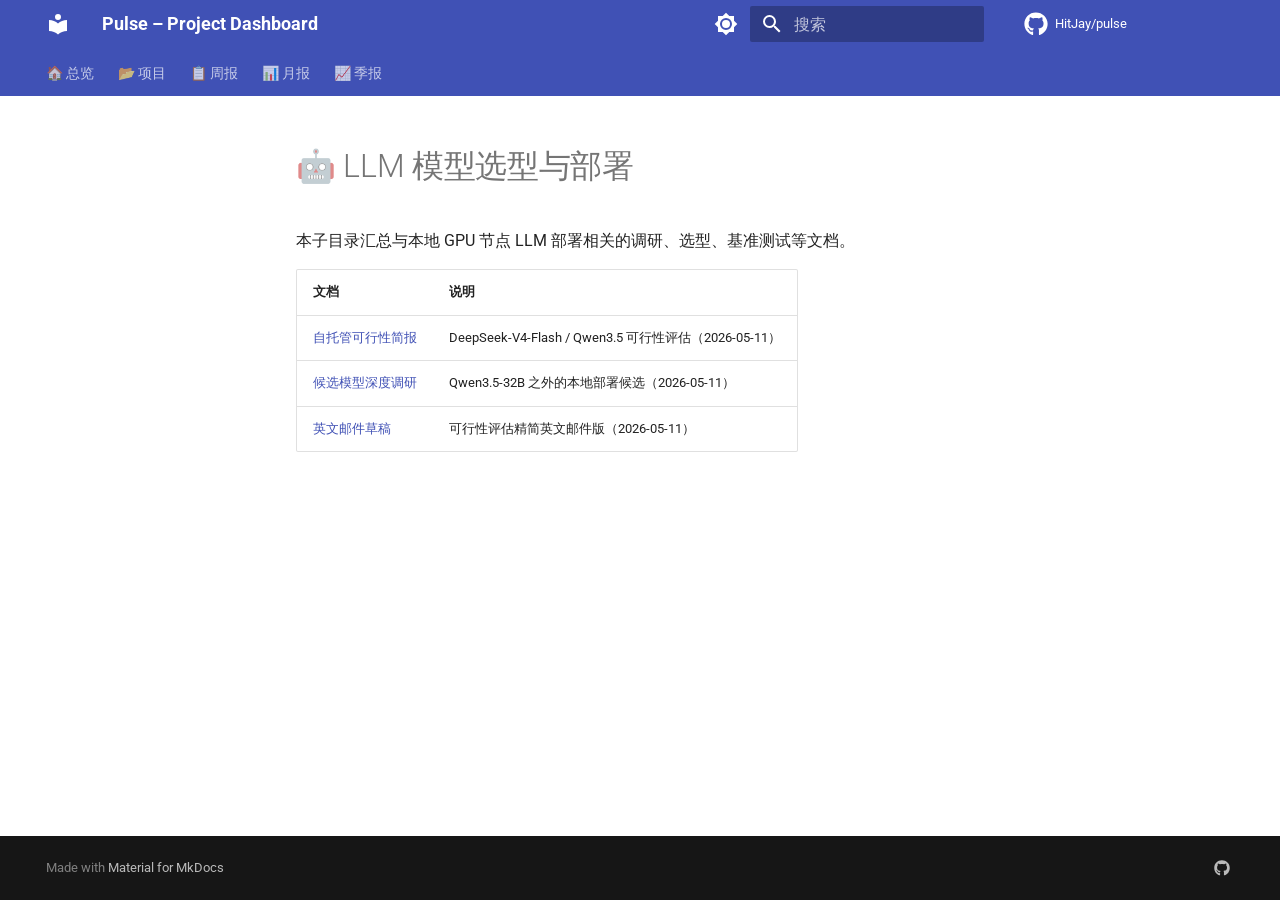
<file: projects/3_safety/llm-models/index.html>
<!DOCTYPE html><html lang="zh" class="no-js"><head>
    
      <meta charset="utf-8">
      <meta name="viewport" content="width=device-width,initial-scale=1">
      
        <meta name="description" content="Multi-project management hub with automated reporting">
      
      
      
        <link rel="canonical" href="https://hitjay.github.io/pulse/projects/3_safety/llm-models/">
      
      
      
      
        
      
      
      <link rel="icon" href="../../../assets/images/favicon.png">
      <meta name="generator" content="mkdocs-1.6.1, mkdocs-material-9.8.1">
    
    
      
        <title>LLM 模型选型与部署 - Pulse – Project Dashboard</title>
      
    
    
      <link rel="stylesheet" href="../../../assets/stylesheets/main.57a0d79d.min.css">
      
        
        <link rel="stylesheet" href="../../../assets/stylesheets/palette.fb2fffe2.min.css">
      
      


    
    
      
    
    
      
        
        
        <link rel="preconnect" href="https://fonts.gstatic.com" crossorigin="">
        <link rel="stylesheet" href="https://fonts.googleapis.com/css?family=Roboto:300,300i,400,400i,700,700i%7CRoboto+Mono:400,400i,700,700i&amp;display=fallback">
        <style>:root{--md-text-font:"Roboto";--md-code-font:"Roboto Mono"}</style>
      
    
    
    <script>__md_scope=new URL("../../..",location),__md_hash=e=>[...e].reduce(((e,_)=>(e<<5)-e+_.charCodeAt(0)),0),__md_get=(e,_=localStorage,t=__md_scope)=>JSON.parse(_.getItem(t.pathname+"."+e)),__md_set=(e,_,t=localStorage,a=__md_scope)=>{try{t.setItem(a.pathname+"."+e,JSON.stringify(_))}catch(e){}}</script>
    
      

    
    
  <link href="../../../assets/stylesheets/glightbox.min.css" rel="stylesheet"><script src="../../../assets/javascripts/glightbox.min.js"></script><style id="glightbox-style">
            html.glightbox-open { overflow: initial; height: 100%; }
            .gslide-title { margin-top: 0px; user-select: text; }
            .gslide-desc { color: #666; user-select: text; }
            .gslide-image img { background: white; }
            .gscrollbar-fixer { padding-right: 15px; }
            .gdesc-inner { font-size: 0.75rem; }
            body[data-md-color-scheme="slate"] .gdesc-inner { background: var(--md-default-bg-color); }
            body[data-md-color-scheme="slate"] .gslide-title { color: var(--md-default-fg-color); }
            body[data-md-color-scheme="slate"] .gslide-desc { color: var(--md-default-fg-color); }
        </style></head>
  
  
    
    
      
    
    
    
    
    <body dir="ltr" data-md-color-scheme="default" data-md-color-primary="indigo" data-md-color-accent="teal">
  
    
    <input class="md-toggle" data-md-toggle="drawer" type="checkbox" id="__drawer" autocomplete="off">
    <input class="md-toggle" data-md-toggle="search" type="checkbox" id="__search" autocomplete="off">
    <label class="md-overlay" for="__drawer"></label>
    <div data-md-component="skip">
      
        
        <a href="#llm" class="md-skip">
          跳转至
        </a>
      
    </div>
    <div data-md-component="announce">
      
    </div>
    
    
      

<header class="md-header" data-md-component="header">
  <nav class="md-header__inner md-grid" aria-label="页眉">
    <a href="../../.." title="Pulse – Project Dashboard" class="md-header__button md-logo" aria-label="Pulse – Project Dashboard" data-md-component="logo">
      
  
  <svg xmlns="http://www.w3.org/2000/svg" viewBox="0 0 24 24"><path d="M12 8a3 3 0 0 0 3-3 3 3 0 0 0-3-3 3 3 0 0 0-3 3 3 3 0 0 0 3 3m0 3.54C9.64 9.35 6.5 8 3 8v11c3.5 0 6.64 1.35 9 3.54 2.36-2.19 5.5-3.54 9-3.54V8c-3.5 0-6.64 1.35-9 3.54"></path></svg>

    </a>
    <label class="md-header__button md-icon" for="__drawer">
      
      <svg xmlns="http://www.w3.org/2000/svg" viewBox="0 0 24 24"><path d="M3 6h18v2H3zm0 5h18v2H3zm0 5h18v2H3z"></path></svg>
    </label>
    <div class="md-header__title" data-md-component="header-title">
      <div class="md-header__ellipsis">
        <div class="md-header__topic">
          <span class="md-ellipsis">
            Pulse – Project Dashboard
          </span>
        </div>
        <div class="md-header__topic" data-md-component="header-topic">
          <span class="md-ellipsis">
            
              LLM 模型选型与部署
            
          </span>
        </div>
      </div>
    </div>
    
      
        <form class="md-header__option" data-md-component="palette">
  
    
    
    
    <input class="md-option" data-md-color-media="(prefers-color-scheme: light)" data-md-color-scheme="default" data-md-color-primary="indigo" data-md-color-accent="teal" aria-label="切换到暗色模式" type="radio" name="__palette" id="__palette_0">
    
      <label class="md-header__button md-icon" title="切换到暗色模式" for="__palette_1" hidden="">
        <svg xmlns="http://www.w3.org/2000/svg" viewBox="0 0 24 24"><path d="M12 8a4 4 0 0 0-4 4 4 4 0 0 0 4 4 4 4 0 0 0 4-4 4 4 0 0 0-4-4m0 10a6 6 0 0 1-6-6 6 6 0 0 1 6-6 6 6 0 0 1 6 6 6 6 0 0 1-6 6m8-9.31V4h-4.69L12 .69 8.69 4H4v4.69L.69 12 4 15.31V20h4.69L12 23.31 15.31 20H20v-4.69L23.31 12z"></path></svg>
      </label>
    
  
    
    
    
    <input class="md-option" data-md-color-media="(prefers-color-scheme: dark)" data-md-color-scheme="slate" data-md-color-primary="indigo" data-md-color-accent="teal" aria-label="切换到亮色模式" type="radio" name="__palette" id="__palette_1">
    
      <label class="md-header__button md-icon" title="切换到亮色模式" for="__palette_0" hidden="">
        <svg xmlns="http://www.w3.org/2000/svg" viewBox="0 0 24 24"><path d="M12 18c-.89 0-1.74-.2-2.5-.55C11.56 16.5 13 14.42 13 12s-1.44-4.5-3.5-5.45C10.26 6.2 11.11 6 12 6a6 6 0 0 1 6 6 6 6 0 0 1-6 6m8-9.31V4h-4.69L12 .69 8.69 4H4v4.69L.69 12 4 15.31V20h4.69L12 23.31 15.31 20H20v-4.69L23.31 12z"></path></svg>
      </label>
    
  
</form>
      
    
    
      <script>var palette=__md_get("__palette");if(palette&&palette.color){if("(prefers-color-scheme)"===palette.color.media){var media=matchMedia("(prefers-color-scheme: light)"),input=document.querySelector(media.matches?"[data-md-color-media='(prefers-color-scheme: light)']":"[data-md-color-media='(prefers-color-scheme: dark)']");palette.color.media=input.getAttribute("data-md-color-media"),palette.color.scheme=input.getAttribute("data-md-color-scheme"),palette.color.primary=input.getAttribute("data-md-color-primary"),palette.color.accent=input.getAttribute("data-md-color-accent")}for(var[key,value]of Object.entries(palette.color))document.body.setAttribute("data-md-color-"+key,value)}</script>
    
    
    
      
      
        <label class="md-header__button md-icon" for="__search">
          
          <svg xmlns="http://www.w3.org/2000/svg" viewBox="0 0 24 24"><path d="M9.5 3A6.5 6.5 0 0 1 16 9.5c0 1.61-.59 3.09-1.56 4.23l.27.27h.79l5 5-1.5 1.5-5-5v-.79l-.27-.27A6.52 6.52 0 0 1 9.5 16 6.5 6.5 0 0 1 3 9.5 6.5 6.5 0 0 1 9.5 3m0 2C7 5 5 7 5 9.5S7 14 9.5 14 14 12 14 9.5 12 5 9.5 5"></path></svg>
        </label>
        <div class="md-search" data-md-component="search" role="dialog">
  <label class="md-search__overlay" for="__search"></label>
  <div class="md-search__inner" role="search">
    <form class="md-search__form" name="search">
      <input type="text" class="md-search__input" name="query" aria-label="搜索" placeholder="搜索" autocapitalize="off" autocorrect="off" autocomplete="off" spellcheck="false" data-md-component="search-query" required="">
      <label class="md-search__icon md-icon" for="__search">
        
        <svg xmlns="http://www.w3.org/2000/svg" viewBox="0 0 24 24"><path d="M9.5 3A6.5 6.5 0 0 1 16 9.5c0 1.61-.59 3.09-1.56 4.23l.27.27h.79l5 5-1.5 1.5-5-5v-.79l-.27-.27A6.52 6.52 0 0 1 9.5 16 6.5 6.5 0 0 1 3 9.5 6.5 6.5 0 0 1 9.5 3m0 2C7 5 5 7 5 9.5S7 14 9.5 14 14 12 14 9.5 12 5 9.5 5"></path></svg>
        
        <svg xmlns="http://www.w3.org/2000/svg" viewBox="0 0 24 24"><path d="M20 11v2H8l5.5 5.5-1.42 1.42L4.16 12l7.92-7.92L13.5 5.5 8 11z"></path></svg>
      </label>
      <nav class="md-search__options" aria-label="查找">
        
        <button type="reset" class="md-search__icon md-icon" title="清空当前内容" aria-label="清空当前内容" tabindex="-1">
          
          <svg xmlns="http://www.w3.org/2000/svg" viewBox="0 0 24 24"><path d="M19 6.41 17.59 5 12 10.59 6.41 5 5 6.41 10.59 12 5 17.59 6.41 19 12 13.41 17.59 19 19 17.59 13.41 12z"></path></svg>
        </button>
      </nav>
      
        <div class="md-search__suggest" data-md-component="search-suggest"></div>
      
    </form>
    <div class="md-search__output">
      <div class="md-search__scrollwrap" tabindex="0" data-md-scrollfix="">
        <div class="md-search-result" data-md-component="search-result">
          <div class="md-search-result__meta">
            正在初始化搜索引擎
          </div>
          <ol class="md-search-result__list" role="presentation"></ol>
        </div>
      </div>
    </div>
  </div>
</div>
      
    
    
      <div class="md-header__source">
        <a href="https://github.com/HitJay/pulse" title="前往仓库" class="md-source" data-md-component="source">
  <div class="md-source__icon md-icon">
    
    <svg xmlns="http://www.w3.org/2000/svg" viewBox="0 0 512 512"><!--! Font Awesome Free 7.1.0 by @fontawesome - https://fontawesome.com License - https://fontawesome.com/license/free (Icons: CC BY 4.0, Fonts: SIL OFL 1.1, Code: MIT License) Copyright 2025 Fonticons, Inc.--><path d="M173.9 397.4c0 2-2.3 3.6-5.2 3.6-3.3.3-5.6-1.3-5.6-3.6 0-2 2.3-3.6 5.2-3.6 3-.3 5.6 1.3 5.6 3.6m-31.1-4.5c-.7 2 1.3 4.3 4.3 4.9 2.6 1 5.6 0 6.2-2s-1.3-4.3-4.3-5.2c-2.6-.7-5.5.3-6.2 2.3m44.2-1.7c-2.9.7-4.9 2.6-4.6 4.9.3 2 2.9 3.3 5.9 2.6 2.9-.7 4.9-2.6 4.6-4.6-.3-1.9-3-3.2-5.9-2.9M252.8 8C114.1 8 8 113.3 8 252c0 110.9 69.8 205.8 169.5 239.2 12.8 2.3 17.3-5.6 17.3-12.1 0-6.2-.3-40.4-.3-61.4 0 0-70 15-84.7-29.8 0 0-11.4-29.1-27.8-36.6 0 0-22.9-15.7 1.6-15.4 0 0 24.9 2 38.6 25.8 21.9 38.6 58.6 27.5 72.9 20.9 2.3-16 8.8-27.1 16-33.7-55.9-6.2-112.3-14.3-112.3-110.5 0-27.5 7.6-41.3 23.6-58.9-2.6-6.5-11.1-33.3 2.6-67.9 20.9-6.5 69 27 69 27 20-5.6 41.5-8.5 62.8-8.5s42.8 2.9 62.8 8.5c0 0 48.1-33.6 69-27 13.7 34.7 5.2 61.4 2.6 67.9 16 17.7 25.8 31.5 25.8 58.9 0 96.5-58.9 104.2-114.8 110.5 9.2 7.9 17 22.9 17 46.4 0 33.7-.3 75.4-.3 83.6 0 6.5 4.6 14.4 17.3 12.1C436.2 457.8 504 362.9 504 252 504 113.3 391.5 8 252.8 8M105.2 352.9c-1.3 1-1 3.3.7 5.2 1.6 1.6 3.9 2.3 5.2 1 1.3-1 1-3.3-.7-5.2-1.6-1.6-3.9-2.3-5.2-1m-10.8-8.1c-.7 1.3.3 2.9 2.3 3.9 1.6 1 3.6.7 4.3-.7.7-1.3-.3-2.9-2.3-3.9-2-.6-3.6-.3-4.3.7m32.4 35.6c-1.6 1.3-1 4.3 1.3 6.2 2.3 2.3 5.2 2.6 6.5 1 1.3-1.3.7-4.3-1.3-6.2-2.2-2.3-5.2-2.6-6.5-1m-11.4-14.7c-1.6 1-1.6 3.6 0 5.9s4.3 3.3 5.6 2.3c1.6-1.3 1.6-3.9 0-6.2-1.4-2.3-4-3.3-5.6-2"></path></svg>
  </div>
  <div class="md-source__repository">
    HitJay/pulse
  </div>
</a>
      </div>
    
  </nav>
  
</header>
    
    <div class="md-container" data-md-component="container">
      
      
        
          
            
<nav class="md-tabs" aria-label="标签" data-md-component="tabs">
  <div class="md-grid">
    <ul class="md-tabs__list">
      
        
  
  
  
  
    <li class="md-tabs__item">
      <a href="../../.." class="md-tabs__link">
        
  
  
    
  
  🏠 总览

      </a>
    </li>
  

      
        
  
  
  
  
    
    
      <li class="md-tabs__item">
        <a href="../../" class="md-tabs__link">
          
  
  
  📂 项目

        </a>
      </li>
    
  

      
        
  
  
  
  
    
    
      <li class="md-tabs__item">
        <a href="../../../reports/weekly/" class="md-tabs__link">
          
  
  
  📋 周报

        </a>
      </li>
    
  

      
        
  
  
  
  
    
    
      <li class="md-tabs__item">
        <a href="../../../reports/monthly/" class="md-tabs__link">
          
  
  
  📊 月报

        </a>
      </li>
    
  

      
        
  
  
  
  
    
    
      <li class="md-tabs__item">
        <a href="../../../reports/quarterly/" class="md-tabs__link">
          
  
  
  📈 季报

        </a>
      </li>
    
  

      
    </ul>
  </div>
</nav>
          
        
      
      <main class="md-main" data-md-component="main">
        <div class="md-main__inner md-grid">
          
            
              
              <div class="md-sidebar md-sidebar--primary" data-md-component="sidebar" data-md-type="navigation">
                <div class="md-sidebar__scrollwrap">
                  <div class="md-sidebar__inner">
                    


  


<nav class="md-nav md-nav--primary md-nav--lifted" aria-label="导航栏" data-md-level="0">
  <label class="md-nav__title" for="__drawer">
    <a href="../../.." title="Pulse – Project Dashboard" class="md-nav__button md-logo" aria-label="Pulse – Project Dashboard" data-md-component="logo">
      
  
  <svg xmlns="http://www.w3.org/2000/svg" viewBox="0 0 24 24"><path d="M12 8a3 3 0 0 0 3-3 3 3 0 0 0-3-3 3 3 0 0 0-3 3 3 3 0 0 0 3 3m0 3.54C9.64 9.35 6.5 8 3 8v11c3.5 0 6.64 1.35 9 3.54 2.36-2.19 5.5-3.54 9-3.54V8c-3.5 0-6.64 1.35-9 3.54"></path></svg>

    </a>
    Pulse – Project Dashboard
  </label>
  
    <div class="md-nav__source">
      <a href="https://github.com/HitJay/pulse" title="前往仓库" class="md-source" data-md-component="source">
  <div class="md-source__icon md-icon">
    
    <svg xmlns="http://www.w3.org/2000/svg" viewBox="0 0 512 512"><!--! Font Awesome Free 7.1.0 by @fontawesome - https://fontawesome.com License - https://fontawesome.com/license/free (Icons: CC BY 4.0, Fonts: SIL OFL 1.1, Code: MIT License) Copyright 2025 Fonticons, Inc.--><path d="M173.9 397.4c0 2-2.3 3.6-5.2 3.6-3.3.3-5.6-1.3-5.6-3.6 0-2 2.3-3.6 5.2-3.6 3-.3 5.6 1.3 5.6 3.6m-31.1-4.5c-.7 2 1.3 4.3 4.3 4.9 2.6 1 5.6 0 6.2-2s-1.3-4.3-4.3-5.2c-2.6-.7-5.5.3-6.2 2.3m44.2-1.7c-2.9.7-4.9 2.6-4.6 4.9.3 2 2.9 3.3 5.9 2.6 2.9-.7 4.9-2.6 4.6-4.6-.3-1.9-3-3.2-5.9-2.9M252.8 8C114.1 8 8 113.3 8 252c0 110.9 69.8 205.8 169.5 239.2 12.8 2.3 17.3-5.6 17.3-12.1 0-6.2-.3-40.4-.3-61.4 0 0-70 15-84.7-29.8 0 0-11.4-29.1-27.8-36.6 0 0-22.9-15.7 1.6-15.4 0 0 24.9 2 38.6 25.8 21.9 38.6 58.6 27.5 72.9 20.9 2.3-16 8.8-27.1 16-33.7-55.9-6.2-112.3-14.3-112.3-110.5 0-27.5 7.6-41.3 23.6-58.9-2.6-6.5-11.1-33.3 2.6-67.9 20.9-6.5 69 27 69 27 20-5.6 41.5-8.5 62.8-8.5s42.8 2.9 62.8 8.5c0 0 48.1-33.6 69-27 13.7 34.7 5.2 61.4 2.6 67.9 16 17.7 25.8 31.5 25.8 58.9 0 96.5-58.9 104.2-114.8 110.5 9.2 7.9 17 22.9 17 46.4 0 33.7-.3 75.4-.3 83.6 0 6.5 4.6 14.4 17.3 12.1C436.2 457.8 504 362.9 504 252 504 113.3 391.5 8 252.8 8M105.2 352.9c-1.3 1-1 3.3.7 5.2 1.6 1.6 3.9 2.3 5.2 1 1.3-1 1-3.3-.7-5.2-1.6-1.6-3.9-2.3-5.2-1m-10.8-8.1c-.7 1.3.3 2.9 2.3 3.9 1.6 1 3.6.7 4.3-.7.7-1.3-.3-2.9-2.3-3.9-2-.6-3.6-.3-4.3.7m32.4 35.6c-1.6 1.3-1 4.3 1.3 6.2 2.3 2.3 5.2 2.6 6.5 1 1.3-1.3.7-4.3-1.3-6.2-2.2-2.3-5.2-2.6-6.5-1m-11.4-14.7c-1.6 1-1.6 3.6 0 5.9s4.3 3.3 5.6 2.3c1.6-1.3 1.6-3.9 0-6.2-1.4-2.3-4-3.3-5.6-2"></path></svg>
  </div>
  <div class="md-source__repository">
    HitJay/pulse
  </div>
</a>
    </div>
  
  <ul class="md-nav__list" data-md-scrollfix="">
    
      
      
  
  
  
  
    <li class="md-nav__item">
      <a href="../../.." class="md-nav__link">
        
  
  
  <span class="md-ellipsis">
    
  
    🏠 总览
  

    
  </span>
  
  

      </a>
    </li>
  

    
      
      
  
  
  
  
    
    
    
    
      
      
        
      
    
    
    <li class="md-nav__item md-nav__item--nested">
      
        
        
          
        
        <input class="md-nav__toggle md-toggle md-toggle--indeterminate" type="checkbox" id="__nav_2">
        
          
          <label class="md-nav__link" for="__nav_2" id="__nav_2_label" tabindex="0">
            
  
  
  <span class="md-ellipsis">
    
  
    📂 项目
  

    
  </span>
  
  

            <span class="md-nav__icon md-icon"></span>
          </label>
        
        <nav class="md-nav" data-md-level="1" aria-labelledby="__nav_2_label" aria-expanded="false">
          <label class="md-nav__title" for="__nav_2">
            <span class="md-nav__icon md-icon"></span>
            
  
    📂 项目
  

          </label>
          <ul class="md-nav__list" data-md-scrollfix="">
            
              
                
  
  
  
  
    <li class="md-nav__item">
      <a href="../../" class="md-nav__link">
        
  
  
  <span class="md-ellipsis">
    
  
    项目列表
  

    
  </span>
  
  

      </a>
    </li>
  

              
            
              
                
  
  
  
  
    <li class="md-nav__item">
      <a href="../" class="md-nav__link">
        
  
  
  <span class="md-ellipsis">
    
  
    3_safety (安全性评估)
  

    
  </span>
  
  

      </a>
    </li>
  

              
            
              
                
  
  
  
  
    <li class="md-nav__item">
      <a href="../../druggability/" class="md-nav__link">
        
  
  
  <span class="md-ellipsis">
    
  
    druggability (成药性评估)
  

    
  </span>
  
  

      </a>
    </li>
  

              
            
          </ul>
        </nav>
      
    </li>
  

    
      
      
  
  
  
  
    
    
    
    
      
      
        
      
    
    
    <li class="md-nav__item md-nav__item--nested">
      
        
        
          
        
        <input class="md-nav__toggle md-toggle md-toggle--indeterminate" type="checkbox" id="__nav_3">
        
          
          <label class="md-nav__link" for="__nav_3" id="__nav_3_label" tabindex="0">
            
  
  
  <span class="md-ellipsis">
    
  
    📋 周报
  

    
  </span>
  
  

            <span class="md-nav__icon md-icon"></span>
          </label>
        
        <nav class="md-nav" data-md-level="1" aria-labelledby="__nav_3_label" aria-expanded="false">
          <label class="md-nav__title" for="__nav_3">
            <span class="md-nav__icon md-icon"></span>
            
  
    📋 周报
  

          </label>
          <ul class="md-nav__list" data-md-scrollfix="">
            
              
                
  
  
  
  
    <li class="md-nav__item">
      <a href="../../../reports/weekly/" class="md-nav__link">
        
  
  
  <span class="md-ellipsis">
    
  
    周报归档
  

    
  </span>
  
  

      </a>
    </li>
  

              
            
          </ul>
        </nav>
      
    </li>
  

    
      
      
  
  
  
  
    
    
    
    
      
      
        
      
    
    
    <li class="md-nav__item md-nav__item--nested">
      
        
        
          
        
        <input class="md-nav__toggle md-toggle md-toggle--indeterminate" type="checkbox" id="__nav_4">
        
          
          <label class="md-nav__link" for="__nav_4" id="__nav_4_label" tabindex="0">
            
  
  
  <span class="md-ellipsis">
    
  
    📊 月报
  

    
  </span>
  
  

            <span class="md-nav__icon md-icon"></span>
          </label>
        
        <nav class="md-nav" data-md-level="1" aria-labelledby="__nav_4_label" aria-expanded="false">
          <label class="md-nav__title" for="__nav_4">
            <span class="md-nav__icon md-icon"></span>
            
  
    📊 月报
  

          </label>
          <ul class="md-nav__list" data-md-scrollfix="">
            
              
                
  
  
  
  
    <li class="md-nav__item">
      <a href="../../../reports/monthly/" class="md-nav__link">
        
  
  
  <span class="md-ellipsis">
    
  
    月报归档
  

    
  </span>
  
  

      </a>
    </li>
  

              
            
          </ul>
        </nav>
      
    </li>
  

    
      
      
  
  
  
  
    
    
    
    
      
      
        
      
    
    
    <li class="md-nav__item md-nav__item--nested">
      
        
        
          
        
        <input class="md-nav__toggle md-toggle md-toggle--indeterminate" type="checkbox" id="__nav_5">
        
          
          <label class="md-nav__link" for="__nav_5" id="__nav_5_label" tabindex="0">
            
  
  
  <span class="md-ellipsis">
    
  
    📈 季报
  

    
  </span>
  
  

            <span class="md-nav__icon md-icon"></span>
          </label>
        
        <nav class="md-nav" data-md-level="1" aria-labelledby="__nav_5_label" aria-expanded="false">
          <label class="md-nav__title" for="__nav_5">
            <span class="md-nav__icon md-icon"></span>
            
  
    📈 季报
  

          </label>
          <ul class="md-nav__list" data-md-scrollfix="">
            
              
                
  
  
  
  
    <li class="md-nav__item">
      <a href="../../../reports/quarterly/" class="md-nav__link">
        
  
  
  <span class="md-ellipsis">
    
  
    季报归档
  

    
  </span>
  
  

      </a>
    </li>
  

              
            
          </ul>
        </nav>
      
    </li>
  

    
  </ul>
</nav>
                  </div>
                </div>
              </div>
            
            
              
              <div class="md-sidebar md-sidebar--secondary" data-md-component="sidebar" data-md-type="toc">
                <div class="md-sidebar__scrollwrap">
                  <div class="md-sidebar__inner">
                    

<nav class="md-nav md-nav--secondary" aria-label="目录">
  
  
  
    
  
  
</nav>
                  </div>
                </div>
              </div>
            
          
          
            <div class="md-content" data-md-component="content">
              
              <article class="md-content__inner md-typeset">
                
                  


  
  


<h1 id="llm">🤖 LLM 模型选型与部署<a class="headerlink" href="#llm" title="Permanent link">¶</a></h1>
<p>本子目录汇总与本地 GPU 节点 LLM 部署相关的调研、选型、基准测试等文档。</p>
<table>
<thead>
<tr>
<th>文档</th>
<th>说明</th>
</tr>
</thead>
<tbody>
<tr>
<td><a href="hosting-feasibility/">自托管可行性简报</a></td>
<td>DeepSeek-V4-Flash / Qwen3.5 可行性评估（2026-05-11）</td>
</tr>
<tr>
<td><a href="alternative-candidates/">候选模型深度调研</a></td>
<td>Qwen3.5-32B 之外的本地部署候选（2026-05-11）</td>
</tr>
<tr>
<td><a href="feasibility-email-draft/">英文邮件草稿</a></td>
<td>可行性评估精简英文邮件版（2026-05-11）</td>
</tr>
</tbody>
</table>







  
  






                
              </article>
            </div>
          
          
<script>var target=document.getElementById(location.hash.slice(1));target&&target.name&&(target.checked=target.name.startsWith("__tabbed_"))</script>
        </div>
        
          <button type="button" class="md-top md-icon" data-md-component="top" hidden="">
  
  <svg xmlns="http://www.w3.org/2000/svg" viewBox="0 0 24 24"><path d="M13 20h-2V8l-5.5 5.5-1.42-1.42L12 4.16l7.92 7.92-1.42 1.42L13 8z"></path></svg>
  回到页面顶部
</button>
        
      </main>
      
        <footer class="md-footer">
  
  <div class="md-footer-meta md-typeset">
    <div class="md-footer-meta__inner md-grid">
      <div class="md-copyright">
  
  
    Made with
    <a href="https://squidfunk.github.io/mkdocs-material/" target="_blank" rel="noopener">
      Material for MkDocs
    </a>
  
</div>
      
        
<div class="md-social">
  
    
    
    
    
      
      
    
    <a href="https://github.com/HitJay" target="_blank" rel="noopener" title="github.com" class="md-social__link">
      <svg xmlns="http://www.w3.org/2000/svg" viewBox="0 0 512 512"><!--! Font Awesome Free 7.1.0 by @fontawesome - https://fontawesome.com License - https://fontawesome.com/license/free (Icons: CC BY 4.0, Fonts: SIL OFL 1.1, Code: MIT License) Copyright 2025 Fonticons, Inc.--><path d="M173.9 397.4c0 2-2.3 3.6-5.2 3.6-3.3.3-5.6-1.3-5.6-3.6 0-2 2.3-3.6 5.2-3.6 3-.3 5.6 1.3 5.6 3.6m-31.1-4.5c-.7 2 1.3 4.3 4.3 4.9 2.6 1 5.6 0 6.2-2s-1.3-4.3-4.3-5.2c-2.6-.7-5.5.3-6.2 2.3m44.2-1.7c-2.9.7-4.9 2.6-4.6 4.9.3 2 2.9 3.3 5.9 2.6 2.9-.7 4.9-2.6 4.6-4.6-.3-1.9-3-3.2-5.9-2.9M252.8 8C114.1 8 8 113.3 8 252c0 110.9 69.8 205.8 169.5 239.2 12.8 2.3 17.3-5.6 17.3-12.1 0-6.2-.3-40.4-.3-61.4 0 0-70 15-84.7-29.8 0 0-11.4-29.1-27.8-36.6 0 0-22.9-15.7 1.6-15.4 0 0 24.9 2 38.6 25.8 21.9 38.6 58.6 27.5 72.9 20.9 2.3-16 8.8-27.1 16-33.7-55.9-6.2-112.3-14.3-112.3-110.5 0-27.5 7.6-41.3 23.6-58.9-2.6-6.5-11.1-33.3 2.6-67.9 20.9-6.5 69 27 69 27 20-5.6 41.5-8.5 62.8-8.5s42.8 2.9 62.8 8.5c0 0 48.1-33.6 69-27 13.7 34.7 5.2 61.4 2.6 67.9 16 17.7 25.8 31.5 25.8 58.9 0 96.5-58.9 104.2-114.8 110.5 9.2 7.9 17 22.9 17 46.4 0 33.7-.3 75.4-.3 83.6 0 6.5 4.6 14.4 17.3 12.1C436.2 457.8 504 362.9 504 252 504 113.3 391.5 8 252.8 8M105.2 352.9c-1.3 1-1 3.3.7 5.2 1.6 1.6 3.9 2.3 5.2 1 1.3-1 1-3.3-.7-5.2-1.6-1.6-3.9-2.3-5.2-1m-10.8-8.1c-.7 1.3.3 2.9 2.3 3.9 1.6 1 3.6.7 4.3-.7.7-1.3-.3-2.9-2.3-3.9-2-.6-3.6-.3-4.3.7m32.4 35.6c-1.6 1.3-1 4.3 1.3 6.2 2.3 2.3 5.2 2.6 6.5 1 1.3-1.3.7-4.3-1.3-6.2-2.2-2.3-5.2-2.6-6.5-1m-11.4-14.7c-1.6 1-1.6 3.6 0 5.9s4.3 3.3 5.6 2.3c1.6-1.3 1.6-3.9 0-6.2-1.4-2.3-4-3.3-5.6-2"></path></svg>
    </a>
  
</div>
      
    </div>
  </div>
</footer>
      
    </div>
    <div class="md-dialog" data-md-component="dialog">
      <div class="md-dialog__inner md-typeset"></div>
    </div>
    
    
    
      
      
      <script id="__config" type="application/json">{"annotate": null, "base": "../../..", "features": ["navigation.instant", "navigation.tabs", "navigation.sections", "navigation.expand", "navigation.top", "search.suggest", "search.highlight", "content.code.copy", "toc.follow"], "search": "../../../assets/javascripts/workers/search.a7633da7.min.js", "tags": null, "translations": {"clipboard.copied": "\u5df2\u590d\u5236", "clipboard.copy": "\u590d\u5236", "search.result.more.one": "\u5728\u8be5\u9875\u4e0a\u8fd8\u6709 1 \u4e2a\u7b26\u5408\u6761\u4ef6\u7684\u7ed3\u679c", "search.result.more.other": "\u5728\u8be5\u9875\u4e0a\u8fd8\u6709 # \u4e2a\u7b26\u5408\u6761\u4ef6\u7684\u7ed3\u679c", "search.result.none": "\u6ca1\u6709\u627e\u5230\u7b26\u5408\u6761\u4ef6\u7684\u7ed3\u679c", "search.result.one": "\u627e\u5230 1 \u4e2a\u7b26\u5408\u6761\u4ef6\u7684\u7ed3\u679c", "search.result.other": "# \u4e2a\u7b26\u5408\u6761\u4ef6\u7684\u7ed3\u679c", "search.result.placeholder": "\u952e\u5165\u4ee5\u5f00\u59cb\u641c\u7d22", "search.result.term.missing": "\u7f3a\u5c11", "select.version": "\u9009\u62e9\u5f53\u524d\u7248\u672c"}, "version": null}</script>
    
    
      <script src="../../../assets/javascripts/bundle.a5f9d56c.min.js"></script>
      
    
  
<script id="init-glightbox">const lightbox = GLightbox({"touchNavigation": true, "loop": false, "zoomable": true, "draggable": true, "openEffect": "zoom", "closeEffect": "zoom", "slideEffect": "slide"});
document$.subscribe(()=>{ lightbox.reload(); });
</script></body></html>
</file>
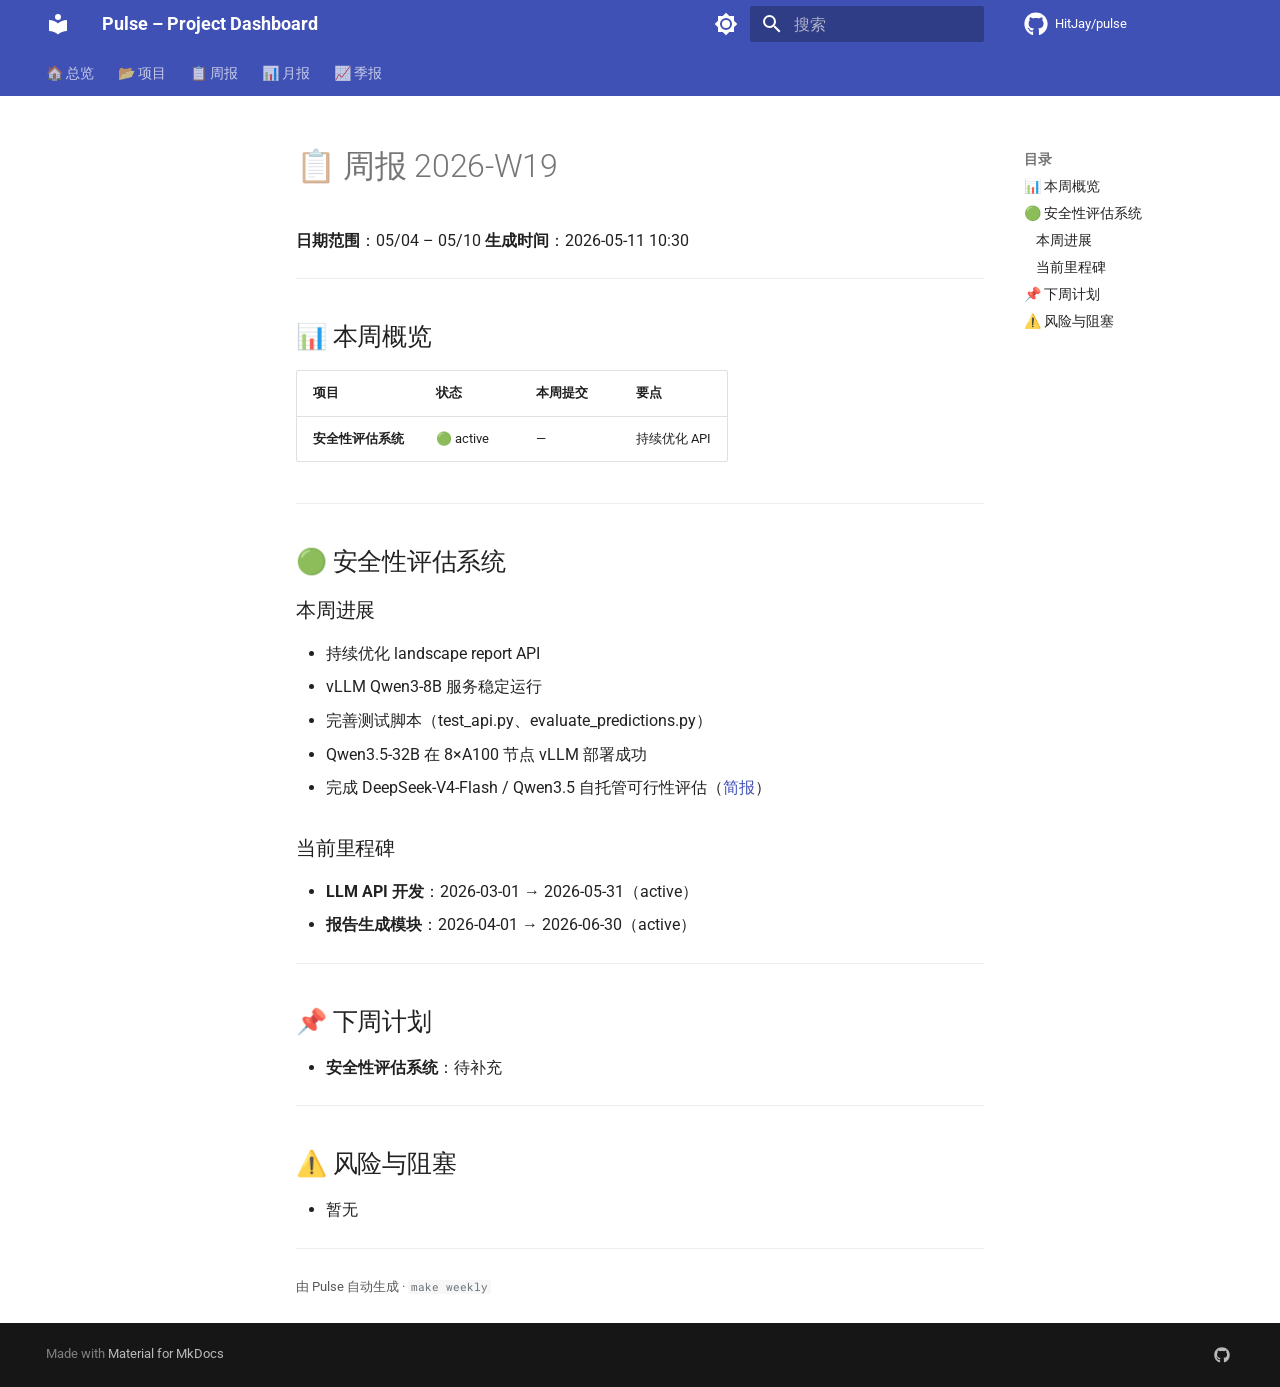
<file: reports/weekly/2026-W19/index.html>
<!DOCTYPE html><html lang="zh" class="no-js"><head>
    
      <meta charset="utf-8">
      <meta name="viewport" content="width=device-width,initial-scale=1">
      
        <meta name="description" content="Multi-project management hub with automated reporting">
      
      
      
        <link rel="canonical" href="https://hitjay.github.io/pulse/reports/weekly/2026-W19/">
      
      
      
      
        
      
      
      <link rel="icon" href="../../../assets/images/favicon.png">
      <meta name="generator" content="mkdocs-1.6.1, mkdocs-material-9.8.1">
    
    
      
        <title>📋 周报 2026-W19 - Pulse – Project Dashboard</title>
      
    
    
      <link rel="stylesheet" href="../../../assets/stylesheets/main.57a0d79d.min.css">
      
        
        <link rel="stylesheet" href="../../../assets/stylesheets/palette.fb2fffe2.min.css">
      
      


    
    
      
    
    
      
        
        
        <link rel="preconnect" href="https://fonts.gstatic.com" crossorigin="">
        <link rel="stylesheet" href="https://fonts.googleapis.com/css?family=Roboto:300,300i,400,400i,700,700i%7CRoboto+Mono:400,400i,700,700i&amp;display=fallback">
        <style>:root{--md-text-font:"Roboto";--md-code-font:"Roboto Mono"}</style>
      
    
    
    <script>__md_scope=new URL("../../..",location),__md_hash=e=>[...e].reduce(((e,_)=>(e<<5)-e+_.charCodeAt(0)),0),__md_get=(e,_=localStorage,t=__md_scope)=>JSON.parse(_.getItem(t.pathname+"."+e)),__md_set=(e,_,t=localStorage,a=__md_scope)=>{try{t.setItem(a.pathname+"."+e,JSON.stringify(_))}catch(e){}}</script>
    
      

    
    
  <link href="../../../assets/stylesheets/glightbox.min.css" rel="stylesheet"><script src="../../../assets/javascripts/glightbox.min.js"></script><style id="glightbox-style">
            html.glightbox-open { overflow: initial; height: 100%; }
            .gslide-title { margin-top: 0px; user-select: text; }
            .gslide-desc { color: #666; user-select: text; }
            .gslide-image img { background: white; }
            .gscrollbar-fixer { padding-right: 15px; }
            .gdesc-inner { font-size: 0.75rem; }
            body[data-md-color-scheme="slate"] .gdesc-inner { background: var(--md-default-bg-color); }
            body[data-md-color-scheme="slate"] .gslide-title { color: var(--md-default-fg-color); }
            body[data-md-color-scheme="slate"] .gslide-desc { color: var(--md-default-fg-color); }
        </style></head>
  
  
    
    
      
    
    
    
    
    <body dir="ltr" data-md-color-scheme="default" data-md-color-primary="indigo" data-md-color-accent="teal">
  
    
    <input class="md-toggle" data-md-toggle="drawer" type="checkbox" id="__drawer" autocomplete="off">
    <input class="md-toggle" data-md-toggle="search" type="checkbox" id="__search" autocomplete="off">
    <label class="md-overlay" for="__drawer"></label>
    <div data-md-component="skip">
      
        
        <a href="#2026-w19" class="md-skip">
          跳转至
        </a>
      
    </div>
    <div data-md-component="announce">
      
    </div>
    
    
      

<header class="md-header" data-md-component="header">
  <nav class="md-header__inner md-grid" aria-label="页眉">
    <a href="../../.." title="Pulse – Project Dashboard" class="md-header__button md-logo" aria-label="Pulse – Project Dashboard" data-md-component="logo">
      
  
  <svg xmlns="http://www.w3.org/2000/svg" viewBox="0 0 24 24"><path d="M12 8a3 3 0 0 0 3-3 3 3 0 0 0-3-3 3 3 0 0 0-3 3 3 3 0 0 0 3 3m0 3.54C9.64 9.35 6.5 8 3 8v11c3.5 0 6.64 1.35 9 3.54 2.36-2.19 5.5-3.54 9-3.54V8c-3.5 0-6.64 1.35-9 3.54"></path></svg>

    </a>
    <label class="md-header__button md-icon" for="__drawer">
      
      <svg xmlns="http://www.w3.org/2000/svg" viewBox="0 0 24 24"><path d="M3 6h18v2H3zm0 5h18v2H3zm0 5h18v2H3z"></path></svg>
    </label>
    <div class="md-header__title" data-md-component="header-title">
      <div class="md-header__ellipsis">
        <div class="md-header__topic">
          <span class="md-ellipsis">
            Pulse – Project Dashboard
          </span>
        </div>
        <div class="md-header__topic" data-md-component="header-topic">
          <span class="md-ellipsis">
            
              📋 周报 2026-W19
            
          </span>
        </div>
      </div>
    </div>
    
      
        <form class="md-header__option" data-md-component="palette">
  
    
    
    
    <input class="md-option" data-md-color-media="(prefers-color-scheme: light)" data-md-color-scheme="default" data-md-color-primary="indigo" data-md-color-accent="teal" aria-label="切换到暗色模式" type="radio" name="__palette" id="__palette_0">
    
      <label class="md-header__button md-icon" title="切换到暗色模式" for="__palette_1" hidden="">
        <svg xmlns="http://www.w3.org/2000/svg" viewBox="0 0 24 24"><path d="M12 8a4 4 0 0 0-4 4 4 4 0 0 0 4 4 4 4 0 0 0 4-4 4 4 0 0 0-4-4m0 10a6 6 0 0 1-6-6 6 6 0 0 1 6-6 6 6 0 0 1 6 6 6 6 0 0 1-6 6m8-9.31V4h-4.69L12 .69 8.69 4H4v4.69L.69 12 4 15.31V20h4.69L12 23.31 15.31 20H20v-4.69L23.31 12z"></path></svg>
      </label>
    
  
    
    
    
    <input class="md-option" data-md-color-media="(prefers-color-scheme: dark)" data-md-color-scheme="slate" data-md-color-primary="indigo" data-md-color-accent="teal" aria-label="切换到亮色模式" type="radio" name="__palette" id="__palette_1">
    
      <label class="md-header__button md-icon" title="切换到亮色模式" for="__palette_0" hidden="">
        <svg xmlns="http://www.w3.org/2000/svg" viewBox="0 0 24 24"><path d="M12 18c-.89 0-1.74-.2-2.5-.55C11.56 16.5 13 14.42 13 12s-1.44-4.5-3.5-5.45C10.26 6.2 11.11 6 12 6a6 6 0 0 1 6 6 6 6 0 0 1-6 6m8-9.31V4h-4.69L12 .69 8.69 4H4v4.69L.69 12 4 15.31V20h4.69L12 23.31 15.31 20H20v-4.69L23.31 12z"></path></svg>
      </label>
    
  
</form>
      
    
    
      <script>var palette=__md_get("__palette");if(palette&&palette.color){if("(prefers-color-scheme)"===palette.color.media){var media=matchMedia("(prefers-color-scheme: light)"),input=document.querySelector(media.matches?"[data-md-color-media='(prefers-color-scheme: light)']":"[data-md-color-media='(prefers-color-scheme: dark)']");palette.color.media=input.getAttribute("data-md-color-media"),palette.color.scheme=input.getAttribute("data-md-color-scheme"),palette.color.primary=input.getAttribute("data-md-color-primary"),palette.color.accent=input.getAttribute("data-md-color-accent")}for(var[key,value]of Object.entries(palette.color))document.body.setAttribute("data-md-color-"+key,value)}</script>
    
    
    
      
      
        <label class="md-header__button md-icon" for="__search">
          
          <svg xmlns="http://www.w3.org/2000/svg" viewBox="0 0 24 24"><path d="M9.5 3A6.5 6.5 0 0 1 16 9.5c0 1.61-.59 3.09-1.56 4.23l.27.27h.79l5 5-1.5 1.5-5-5v-.79l-.27-.27A6.52 6.52 0 0 1 9.5 16 6.5 6.5 0 0 1 3 9.5 6.5 6.5 0 0 1 9.5 3m0 2C7 5 5 7 5 9.5S7 14 9.5 14 14 12 14 9.5 12 5 9.5 5"></path></svg>
        </label>
        <div class="md-search" data-md-component="search" role="dialog">
  <label class="md-search__overlay" for="__search"></label>
  <div class="md-search__inner" role="search">
    <form class="md-search__form" name="search">
      <input type="text" class="md-search__input" name="query" aria-label="搜索" placeholder="搜索" autocapitalize="off" autocorrect="off" autocomplete="off" spellcheck="false" data-md-component="search-query" required="">
      <label class="md-search__icon md-icon" for="__search">
        
        <svg xmlns="http://www.w3.org/2000/svg" viewBox="0 0 24 24"><path d="M9.5 3A6.5 6.5 0 0 1 16 9.5c0 1.61-.59 3.09-1.56 4.23l.27.27h.79l5 5-1.5 1.5-5-5v-.79l-.27-.27A6.52 6.52 0 0 1 9.5 16 6.5 6.5 0 0 1 3 9.5 6.5 6.5 0 0 1 9.5 3m0 2C7 5 5 7 5 9.5S7 14 9.5 14 14 12 14 9.5 12 5 9.5 5"></path></svg>
        
        <svg xmlns="http://www.w3.org/2000/svg" viewBox="0 0 24 24"><path d="M20 11v2H8l5.5 5.5-1.42 1.42L4.16 12l7.92-7.92L13.5 5.5 8 11z"></path></svg>
      </label>
      <nav class="md-search__options" aria-label="查找">
        
        <button type="reset" class="md-search__icon md-icon" title="清空当前内容" aria-label="清空当前内容" tabindex="-1">
          
          <svg xmlns="http://www.w3.org/2000/svg" viewBox="0 0 24 24"><path d="M19 6.41 17.59 5 12 10.59 6.41 5 5 6.41 10.59 12 5 17.59 6.41 19 12 13.41 17.59 19 19 17.59 13.41 12z"></path></svg>
        </button>
      </nav>
      
        <div class="md-search__suggest" data-md-component="search-suggest"></div>
      
    </form>
    <div class="md-search__output">
      <div class="md-search__scrollwrap" tabindex="0" data-md-scrollfix="">
        <div class="md-search-result" data-md-component="search-result">
          <div class="md-search-result__meta">
            正在初始化搜索引擎
          </div>
          <ol class="md-search-result__list" role="presentation"></ol>
        </div>
      </div>
    </div>
  </div>
</div>
      
    
    
      <div class="md-header__source">
        <a href="https://github.com/HitJay/pulse" title="前往仓库" class="md-source" data-md-component="source">
  <div class="md-source__icon md-icon">
    
    <svg xmlns="http://www.w3.org/2000/svg" viewBox="0 0 512 512"><!--! Font Awesome Free 7.1.0 by @fontawesome - https://fontawesome.com License - https://fontawesome.com/license/free (Icons: CC BY 4.0, Fonts: SIL OFL 1.1, Code: MIT License) Copyright 2025 Fonticons, Inc.--><path d="M173.9 397.4c0 2-2.3 3.6-5.2 3.6-3.3.3-5.6-1.3-5.6-3.6 0-2 2.3-3.6 5.2-3.6 3-.3 5.6 1.3 5.6 3.6m-31.1-4.5c-.7 2 1.3 4.3 4.3 4.9 2.6 1 5.6 0 6.2-2s-1.3-4.3-4.3-5.2c-2.6-.7-5.5.3-6.2 2.3m44.2-1.7c-2.9.7-4.9 2.6-4.6 4.9.3 2 2.9 3.3 5.9 2.6 2.9-.7 4.9-2.6 4.6-4.6-.3-1.9-3-3.2-5.9-2.9M252.8 8C114.1 8 8 113.3 8 252c0 110.9 69.8 205.8 169.5 239.2 12.8 2.3 17.3-5.6 17.3-12.1 0-6.2-.3-40.4-.3-61.4 0 0-70 15-84.7-29.8 0 0-11.4-29.1-27.8-36.6 0 0-22.9-15.7 1.6-15.4 0 0 24.9 2 38.6 25.8 21.9 38.6 58.6 27.5 72.9 20.9 2.3-16 8.8-27.1 16-33.7-55.9-6.2-112.3-14.3-112.3-110.5 0-27.5 7.6-41.3 23.6-58.9-2.6-6.5-11.1-33.3 2.6-67.9 20.9-6.5 69 27 69 27 20-5.6 41.5-8.5 62.8-8.5s42.8 2.9 62.8 8.5c0 0 48.1-33.6 69-27 13.7 34.7 5.2 61.4 2.6 67.9 16 17.7 25.8 31.5 25.8 58.9 0 96.5-58.9 104.2-114.8 110.5 9.2 7.9 17 22.9 17 46.4 0 33.7-.3 75.4-.3 83.6 0 6.5 4.6 14.4 17.3 12.1C436.2 457.8 504 362.9 504 252 504 113.3 391.5 8 252.8 8M105.2 352.9c-1.3 1-1 3.3.7 5.2 1.6 1.6 3.9 2.3 5.2 1 1.3-1 1-3.3-.7-5.2-1.6-1.6-3.9-2.3-5.2-1m-10.8-8.1c-.7 1.3.3 2.9 2.3 3.9 1.6 1 3.6.7 4.3-.7.7-1.3-.3-2.9-2.3-3.9-2-.6-3.6-.3-4.3.7m32.4 35.6c-1.6 1.3-1 4.3 1.3 6.2 2.3 2.3 5.2 2.6 6.5 1 1.3-1.3.7-4.3-1.3-6.2-2.2-2.3-5.2-2.6-6.5-1m-11.4-14.7c-1.6 1-1.6 3.6 0 5.9s4.3 3.3 5.6 2.3c1.6-1.3 1.6-3.9 0-6.2-1.4-2.3-4-3.3-5.6-2"></path></svg>
  </div>
  <div class="md-source__repository">
    HitJay/pulse
  </div>
</a>
      </div>
    
  </nav>
  
</header>
    
    <div class="md-container" data-md-component="container">
      
      
        
          
            
<nav class="md-tabs" aria-label="标签" data-md-component="tabs">
  <div class="md-grid">
    <ul class="md-tabs__list">
      
        
  
  
  
  
    <li class="md-tabs__item">
      <a href="../../.." class="md-tabs__link">
        
  
  
    
  
  🏠 总览

      </a>
    </li>
  

      
        
  
  
  
  
    
    
      <li class="md-tabs__item">
        <a href="../../../projects/" class="md-tabs__link">
          
  
  
  📂 项目

        </a>
      </li>
    
  

      
        
  
  
  
  
    
    
      <li class="md-tabs__item">
        <a href="../" class="md-tabs__link">
          
  
  
  📋 周报

        </a>
      </li>
    
  

      
        
  
  
  
  
    
    
      <li class="md-tabs__item">
        <a href="../../monthly/" class="md-tabs__link">
          
  
  
  📊 月报

        </a>
      </li>
    
  

      
        
  
  
  
  
    
    
      <li class="md-tabs__item">
        <a href="../../quarterly/" class="md-tabs__link">
          
  
  
  📈 季报

        </a>
      </li>
    
  

      
    </ul>
  </div>
</nav>
          
        
      
      <main class="md-main" data-md-component="main">
        <div class="md-main__inner md-grid">
          
            
              
              <div class="md-sidebar md-sidebar--primary" data-md-component="sidebar" data-md-type="navigation">
                <div class="md-sidebar__scrollwrap">
                  <div class="md-sidebar__inner">
                    


  


<nav class="md-nav md-nav--primary md-nav--lifted" aria-label="导航栏" data-md-level="0">
  <label class="md-nav__title" for="__drawer">
    <a href="../../.." title="Pulse – Project Dashboard" class="md-nav__button md-logo" aria-label="Pulse – Project Dashboard" data-md-component="logo">
      
  
  <svg xmlns="http://www.w3.org/2000/svg" viewBox="0 0 24 24"><path d="M12 8a3 3 0 0 0 3-3 3 3 0 0 0-3-3 3 3 0 0 0-3 3 3 3 0 0 0 3 3m0 3.54C9.64 9.35 6.5 8 3 8v11c3.5 0 6.64 1.35 9 3.54 2.36-2.19 5.5-3.54 9-3.54V8c-3.5 0-6.64 1.35-9 3.54"></path></svg>

    </a>
    Pulse – Project Dashboard
  </label>
  
    <div class="md-nav__source">
      <a href="https://github.com/HitJay/pulse" title="前往仓库" class="md-source" data-md-component="source">
  <div class="md-source__icon md-icon">
    
    <svg xmlns="http://www.w3.org/2000/svg" viewBox="0 0 512 512"><!--! Font Awesome Free 7.1.0 by @fontawesome - https://fontawesome.com License - https://fontawesome.com/license/free (Icons: CC BY 4.0, Fonts: SIL OFL 1.1, Code: MIT License) Copyright 2025 Fonticons, Inc.--><path d="M173.9 397.4c0 2-2.3 3.6-5.2 3.6-3.3.3-5.6-1.3-5.6-3.6 0-2 2.3-3.6 5.2-3.6 3-.3 5.6 1.3 5.6 3.6m-31.1-4.5c-.7 2 1.3 4.3 4.3 4.9 2.6 1 5.6 0 6.2-2s-1.3-4.3-4.3-5.2c-2.6-.7-5.5.3-6.2 2.3m44.2-1.7c-2.9.7-4.9 2.6-4.6 4.9.3 2 2.9 3.3 5.9 2.6 2.9-.7 4.9-2.6 4.6-4.6-.3-1.9-3-3.2-5.9-2.9M252.8 8C114.1 8 8 113.3 8 252c0 110.9 69.8 205.8 169.5 239.2 12.8 2.3 17.3-5.6 17.3-12.1 0-6.2-.3-40.4-.3-61.4 0 0-70 15-84.7-29.8 0 0-11.4-29.1-27.8-36.6 0 0-22.9-15.7 1.6-15.4 0 0 24.9 2 38.6 25.8 21.9 38.6 58.6 27.5 72.9 20.9 2.3-16 8.8-27.1 16-33.7-55.9-6.2-112.3-14.3-112.3-110.5 0-27.5 7.6-41.3 23.6-58.9-2.6-6.5-11.1-33.3 2.6-67.9 20.9-6.5 69 27 69 27 20-5.6 41.5-8.5 62.8-8.5s42.8 2.9 62.8 8.5c0 0 48.1-33.6 69-27 13.7 34.7 5.2 61.4 2.6 67.9 16 17.7 25.8 31.5 25.8 58.9 0 96.5-58.9 104.2-114.8 110.5 9.2 7.9 17 22.9 17 46.4 0 33.7-.3 75.4-.3 83.6 0 6.5 4.6 14.4 17.3 12.1C436.2 457.8 504 362.9 504 252 504 113.3 391.5 8 252.8 8M105.2 352.9c-1.3 1-1 3.3.7 5.2 1.6 1.6 3.9 2.3 5.2 1 1.3-1 1-3.3-.7-5.2-1.6-1.6-3.9-2.3-5.2-1m-10.8-8.1c-.7 1.3.3 2.9 2.3 3.9 1.6 1 3.6.7 4.3-.7.7-1.3-.3-2.9-2.3-3.9-2-.6-3.6-.3-4.3.7m32.4 35.6c-1.6 1.3-1 4.3 1.3 6.2 2.3 2.3 5.2 2.6 6.5 1 1.3-1.3.7-4.3-1.3-6.2-2.2-2.3-5.2-2.6-6.5-1m-11.4-14.7c-1.6 1-1.6 3.6 0 5.9s4.3 3.3 5.6 2.3c1.6-1.3 1.6-3.9 0-6.2-1.4-2.3-4-3.3-5.6-2"></path></svg>
  </div>
  <div class="md-source__repository">
    HitJay/pulse
  </div>
</a>
    </div>
  
  <ul class="md-nav__list" data-md-scrollfix="">
    
      
      
  
  
  
  
    <li class="md-nav__item">
      <a href="../../.." class="md-nav__link">
        
  
  
  <span class="md-ellipsis">
    
  
    🏠 总览
  

    
  </span>
  
  

      </a>
    </li>
  

    
      
      
  
  
  
  
    
    
    
    
      
      
        
      
    
    
    <li class="md-nav__item md-nav__item--nested">
      
        
        
          
        
        <input class="md-nav__toggle md-toggle md-toggle--indeterminate" type="checkbox" id="__nav_2">
        
          
          <label class="md-nav__link" for="__nav_2" id="__nav_2_label" tabindex="0">
            
  
  
  <span class="md-ellipsis">
    
  
    📂 项目
  

    
  </span>
  
  

            <span class="md-nav__icon md-icon"></span>
          </label>
        
        <nav class="md-nav" data-md-level="1" aria-labelledby="__nav_2_label" aria-expanded="false">
          <label class="md-nav__title" for="__nav_2">
            <span class="md-nav__icon md-icon"></span>
            
  
    📂 项目
  

          </label>
          <ul class="md-nav__list" data-md-scrollfix="">
            
              
                
  
  
  
  
    <li class="md-nav__item">
      <a href="../../../projects/" class="md-nav__link">
        
  
  
  <span class="md-ellipsis">
    
  
    项目列表
  

    
  </span>
  
  

      </a>
    </li>
  

              
            
              
                
  
  
  
  
    <li class="md-nav__item">
      <a href="../../../projects/3_safety/" class="md-nav__link">
        
  
  
  <span class="md-ellipsis">
    
  
    3_safety (安全性评估)
  

    
  </span>
  
  

      </a>
    </li>
  

              
            
              
                
  
  
  
  
    <li class="md-nav__item">
      <a href="../../../projects/druggability/" class="md-nav__link">
        
  
  
  <span class="md-ellipsis">
    
  
    druggability (成药性评估)
  

    
  </span>
  
  

      </a>
    </li>
  

              
            
          </ul>
        </nav>
      
    </li>
  

    
      
      
  
  
  
  
    
    
    
    
      
      
        
      
    
    
    <li class="md-nav__item md-nav__item--nested">
      
        
        
          
        
        <input class="md-nav__toggle md-toggle md-toggle--indeterminate" type="checkbox" id="__nav_3">
        
          
          <label class="md-nav__link" for="__nav_3" id="__nav_3_label" tabindex="0">
            
  
  
  <span class="md-ellipsis">
    
  
    📋 周报
  

    
  </span>
  
  

            <span class="md-nav__icon md-icon"></span>
          </label>
        
        <nav class="md-nav" data-md-level="1" aria-labelledby="__nav_3_label" aria-expanded="false">
          <label class="md-nav__title" for="__nav_3">
            <span class="md-nav__icon md-icon"></span>
            
  
    📋 周报
  

          </label>
          <ul class="md-nav__list" data-md-scrollfix="">
            
              
                
  
  
  
  
    <li class="md-nav__item">
      <a href="../" class="md-nav__link">
        
  
  
  <span class="md-ellipsis">
    
  
    周报归档
  

    
  </span>
  
  

      </a>
    </li>
  

              
            
          </ul>
        </nav>
      
    </li>
  

    
      
      
  
  
  
  
    
    
    
    
      
      
        
      
    
    
    <li class="md-nav__item md-nav__item--nested">
      
        
        
          
        
        <input class="md-nav__toggle md-toggle md-toggle--indeterminate" type="checkbox" id="__nav_4">
        
          
          <label class="md-nav__link" for="__nav_4" id="__nav_4_label" tabindex="0">
            
  
  
  <span class="md-ellipsis">
    
  
    📊 月报
  

    
  </span>
  
  

            <span class="md-nav__icon md-icon"></span>
          </label>
        
        <nav class="md-nav" data-md-level="1" aria-labelledby="__nav_4_label" aria-expanded="false">
          <label class="md-nav__title" for="__nav_4">
            <span class="md-nav__icon md-icon"></span>
            
  
    📊 月报
  

          </label>
          <ul class="md-nav__list" data-md-scrollfix="">
            
              
                
  
  
  
  
    <li class="md-nav__item">
      <a href="../../monthly/" class="md-nav__link">
        
  
  
  <span class="md-ellipsis">
    
  
    月报归档
  

    
  </span>
  
  

      </a>
    </li>
  

              
            
          </ul>
        </nav>
      
    </li>
  

    
      
      
  
  
  
  
    
    
    
    
      
      
        
      
    
    
    <li class="md-nav__item md-nav__item--nested">
      
        
        
          
        
        <input class="md-nav__toggle md-toggle md-toggle--indeterminate" type="checkbox" id="__nav_5">
        
          
          <label class="md-nav__link" for="__nav_5" id="__nav_5_label" tabindex="0">
            
  
  
  <span class="md-ellipsis">
    
  
    📈 季报
  

    
  </span>
  
  

            <span class="md-nav__icon md-icon"></span>
          </label>
        
        <nav class="md-nav" data-md-level="1" aria-labelledby="__nav_5_label" aria-expanded="false">
          <label class="md-nav__title" for="__nav_5">
            <span class="md-nav__icon md-icon"></span>
            
  
    📈 季报
  

          </label>
          <ul class="md-nav__list" data-md-scrollfix="">
            
              
                
  
  
  
  
    <li class="md-nav__item">
      <a href="../../quarterly/" class="md-nav__link">
        
  
  
  <span class="md-ellipsis">
    
  
    季报归档
  

    
  </span>
  
  

      </a>
    </li>
  

              
            
          </ul>
        </nav>
      
    </li>
  

    
  </ul>
</nav>
                  </div>
                </div>
              </div>
            
            
              
              <div class="md-sidebar md-sidebar--secondary" data-md-component="sidebar" data-md-type="toc">
                <div class="md-sidebar__scrollwrap">
                  <div class="md-sidebar__inner">
                    

<nav class="md-nav md-nav--secondary" aria-label="目录">
  
  
  
    
  
  
    <label class="md-nav__title" for="__toc">
      <span class="md-nav__icon md-icon"></span>
      目录
    </label>
    <ul class="md-nav__list" data-md-component="toc" data-md-scrollfix="">
      
        <li class="md-nav__item">
  <a href="#_1" class="md-nav__link">
    <span class="md-ellipsis">
      
        📊 本周概览
      
    </span>
  </a>
  
</li>
      
        <li class="md-nav__item">
  <a href="#_2" class="md-nav__link">
    <span class="md-ellipsis">
      
        🟢 安全性评估系统
      
    </span>
  </a>
  
    <nav class="md-nav" aria-label="🟢 安全性评估系统">
      <ul class="md-nav__list">
        
          <li class="md-nav__item">
  <a href="#_3" class="md-nav__link">
    <span class="md-ellipsis">
      
        本周进展
      
    </span>
  </a>
  
</li>
        
          <li class="md-nav__item">
  <a href="#_4" class="md-nav__link">
    <span class="md-ellipsis">
      
        当前里程碑
      
    </span>
  </a>
  
</li>
        
      </ul>
    </nav>
  
</li>
      
        <li class="md-nav__item">
  <a href="#_5" class="md-nav__link">
    <span class="md-ellipsis">
      
        📌 下周计划
      
    </span>
  </a>
  
</li>
      
        <li class="md-nav__item">
  <a href="#_6" class="md-nav__link">
    <span class="md-ellipsis">
      
        ⚠️ 风险与阻塞
      
    </span>
  </a>
  
</li>
      
    </ul>
  
</nav>
                  </div>
                </div>
              </div>
            
          
          
            <div class="md-content" data-md-component="content">
              
              <article class="md-content__inner md-typeset">
                
                  


  
  


<h1 id="2026-w19">📋 周报 2026-W19<a class="headerlink" href="#2026-w19" title="Permanent link">¶</a></h1>
<p><strong>日期范围</strong>：05/04 – 05/10
<strong>生成时间</strong>：2026-05-11 10:30</p>
<hr>
<h2 id="_1">📊 本周概览<a class="headerlink" href="#_1" title="Permanent link">¶</a></h2>
<table>
<thead>
<tr>
<th>项目</th>
<th>状态</th>
<th>本周提交</th>
<th>要点</th>
</tr>
</thead>
<tbody>
<tr>
<td><strong>安全性评估系统</strong></td>
<td>🟢 active</td>
<td>—</td>
<td>持续优化 API</td>
</tr>
</tbody>
</table>
<hr>
<h2 id="_2">🟢 安全性评估系统<a class="headerlink" href="#_2" title="Permanent link">¶</a></h2>
<h3 id="_3">本周进展<a class="headerlink" href="#_3" title="Permanent link">¶</a></h3>
<ul>
<li>持续优化 landscape report API</li>
<li>vLLM Qwen3-8B 服务稳定运行</li>
<li>完善测试脚本（test_api.py、evaluate_predictions.py）</li>
<li>Qwen3.5-32B 在 8×A100 节点 vLLM 部署成功</li>
<li>完成 DeepSeek-V4-Flash / Qwen3.5 自托管可行性评估（<a href="../../projects/3_safety/llm-hosting-feasibility.md">简报</a>）</li>
</ul>
<h3 id="_4">当前里程碑<a class="headerlink" href="#_4" title="Permanent link">¶</a></h3>
<ul>
<li><strong>LLM API 开发</strong>：2026-03-01 → 2026-05-31（active）</li>
<li><strong>报告生成模块</strong>：2026-04-01 → 2026-06-30（active）</li>
</ul>
<hr>
<h2 id="_5">📌 下周计划<a class="headerlink" href="#_5" title="Permanent link">¶</a></h2>
<ul>
<li><strong>安全性评估系统</strong>：待补充</li>
</ul>
<hr>
<h2 id="_6">⚠️ 风险与阻塞<a class="headerlink" href="#_6" title="Permanent link">¶</a></h2>
<ul>
<li>暂无</li>
</ul>
<hr>
<p><small>由 Pulse 自动生成 · <code>make weekly</code></small></p>







  
  






                
              </article>
            </div>
          
          
<script>var target=document.getElementById(location.hash.slice(1));target&&target.name&&(target.checked=target.name.startsWith("__tabbed_"))</script>
        </div>
        
          <button type="button" class="md-top md-icon" data-md-component="top" hidden="">
  
  <svg xmlns="http://www.w3.org/2000/svg" viewBox="0 0 24 24"><path d="M13 20h-2V8l-5.5 5.5-1.42-1.42L12 4.16l7.92 7.92-1.42 1.42L13 8z"></path></svg>
  回到页面顶部
</button>
        
      </main>
      
        <footer class="md-footer">
  
  <div class="md-footer-meta md-typeset">
    <div class="md-footer-meta__inner md-grid">
      <div class="md-copyright">
  
  
    Made with
    <a href="https://squidfunk.github.io/mkdocs-material/" target="_blank" rel="noopener">
      Material for MkDocs
    </a>
  
</div>
      
        
<div class="md-social">
  
    
    
    
    
      
      
    
    <a href="https://github.com/HitJay" target="_blank" rel="noopener" title="github.com" class="md-social__link">
      <svg xmlns="http://www.w3.org/2000/svg" viewBox="0 0 512 512"><!--! Font Awesome Free 7.1.0 by @fontawesome - https://fontawesome.com License - https://fontawesome.com/license/free (Icons: CC BY 4.0, Fonts: SIL OFL 1.1, Code: MIT License) Copyright 2025 Fonticons, Inc.--><path d="M173.9 397.4c0 2-2.3 3.6-5.2 3.6-3.3.3-5.6-1.3-5.6-3.6 0-2 2.3-3.6 5.2-3.6 3-.3 5.6 1.3 5.6 3.6m-31.1-4.5c-.7 2 1.3 4.3 4.3 4.9 2.6 1 5.6 0 6.2-2s-1.3-4.3-4.3-5.2c-2.6-.7-5.5.3-6.2 2.3m44.2-1.7c-2.9.7-4.9 2.6-4.6 4.9.3 2 2.9 3.3 5.9 2.6 2.9-.7 4.9-2.6 4.6-4.6-.3-1.9-3-3.2-5.9-2.9M252.8 8C114.1 8 8 113.3 8 252c0 110.9 69.8 205.8 169.5 239.2 12.8 2.3 17.3-5.6 17.3-12.1 0-6.2-.3-40.4-.3-61.4 0 0-70 15-84.7-29.8 0 0-11.4-29.1-27.8-36.6 0 0-22.9-15.7 1.6-15.4 0 0 24.9 2 38.6 25.8 21.9 38.6 58.6 27.5 72.9 20.9 2.3-16 8.8-27.1 16-33.7-55.9-6.2-112.3-14.3-112.3-110.5 0-27.5 7.6-41.3 23.6-58.9-2.6-6.5-11.1-33.3 2.6-67.9 20.9-6.5 69 27 69 27 20-5.6 41.5-8.5 62.8-8.5s42.8 2.9 62.8 8.5c0 0 48.1-33.6 69-27 13.7 34.7 5.2 61.4 2.6 67.9 16 17.7 25.8 31.5 25.8 58.9 0 96.5-58.9 104.2-114.8 110.5 9.2 7.9 17 22.9 17 46.4 0 33.7-.3 75.4-.3 83.6 0 6.5 4.6 14.4 17.3 12.1C436.2 457.8 504 362.9 504 252 504 113.3 391.5 8 252.8 8M105.2 352.9c-1.3 1-1 3.3.7 5.2 1.6 1.6 3.9 2.3 5.2 1 1.3-1 1-3.3-.7-5.2-1.6-1.6-3.9-2.3-5.2-1m-10.8-8.1c-.7 1.3.3 2.9 2.3 3.9 1.6 1 3.6.7 4.3-.7.7-1.3-.3-2.9-2.3-3.9-2-.6-3.6-.3-4.3.7m32.4 35.6c-1.6 1.3-1 4.3 1.3 6.2 2.3 2.3 5.2 2.6 6.5 1 1.3-1.3.7-4.3-1.3-6.2-2.2-2.3-5.2-2.6-6.5-1m-11.4-14.7c-1.6 1-1.6 3.6 0 5.9s4.3 3.3 5.6 2.3c1.6-1.3 1.6-3.9 0-6.2-1.4-2.3-4-3.3-5.6-2"></path></svg>
    </a>
  
</div>
      
    </div>
  </div>
</footer>
      
    </div>
    <div class="md-dialog" data-md-component="dialog">
      <div class="md-dialog__inner md-typeset"></div>
    </div>
    
    
    
      
      
      <script id="__config" type="application/json">{"annotate": null, "base": "../../..", "features": ["navigation.instant", "navigation.tabs", "navigation.sections", "navigation.expand", "navigation.top", "search.suggest", "search.highlight", "content.code.copy", "toc.follow"], "search": "../../../assets/javascripts/workers/search.a7633da7.min.js", "tags": null, "translations": {"clipboard.copied": "\u5df2\u590d\u5236", "clipboard.copy": "\u590d\u5236", "search.result.more.one": "\u5728\u8be5\u9875\u4e0a\u8fd8\u6709 1 \u4e2a\u7b26\u5408\u6761\u4ef6\u7684\u7ed3\u679c", "search.result.more.other": "\u5728\u8be5\u9875\u4e0a\u8fd8\u6709 # \u4e2a\u7b26\u5408\u6761\u4ef6\u7684\u7ed3\u679c", "search.result.none": "\u6ca1\u6709\u627e\u5230\u7b26\u5408\u6761\u4ef6\u7684\u7ed3\u679c", "search.result.one": "\u627e\u5230 1 \u4e2a\u7b26\u5408\u6761\u4ef6\u7684\u7ed3\u679c", "search.result.other": "# \u4e2a\u7b26\u5408\u6761\u4ef6\u7684\u7ed3\u679c", "search.result.placeholder": "\u952e\u5165\u4ee5\u5f00\u59cb\u641c\u7d22", "search.result.term.missing": "\u7f3a\u5c11", "select.version": "\u9009\u62e9\u5f53\u524d\u7248\u672c"}, "version": null}</script>
    
    
      <script src="../../../assets/javascripts/bundle.a5f9d56c.min.js"></script>
      
    
  
<script id="init-glightbox">const lightbox = GLightbox({"touchNavigation": true, "loop": false, "zoomable": true, "draggable": true, "openEffect": "zoom", "closeEffect": "zoom", "slideEffect": "slide"});
document$.subscribe(()=>{ lightbox.reload(); });
</script></body></html>
</file>
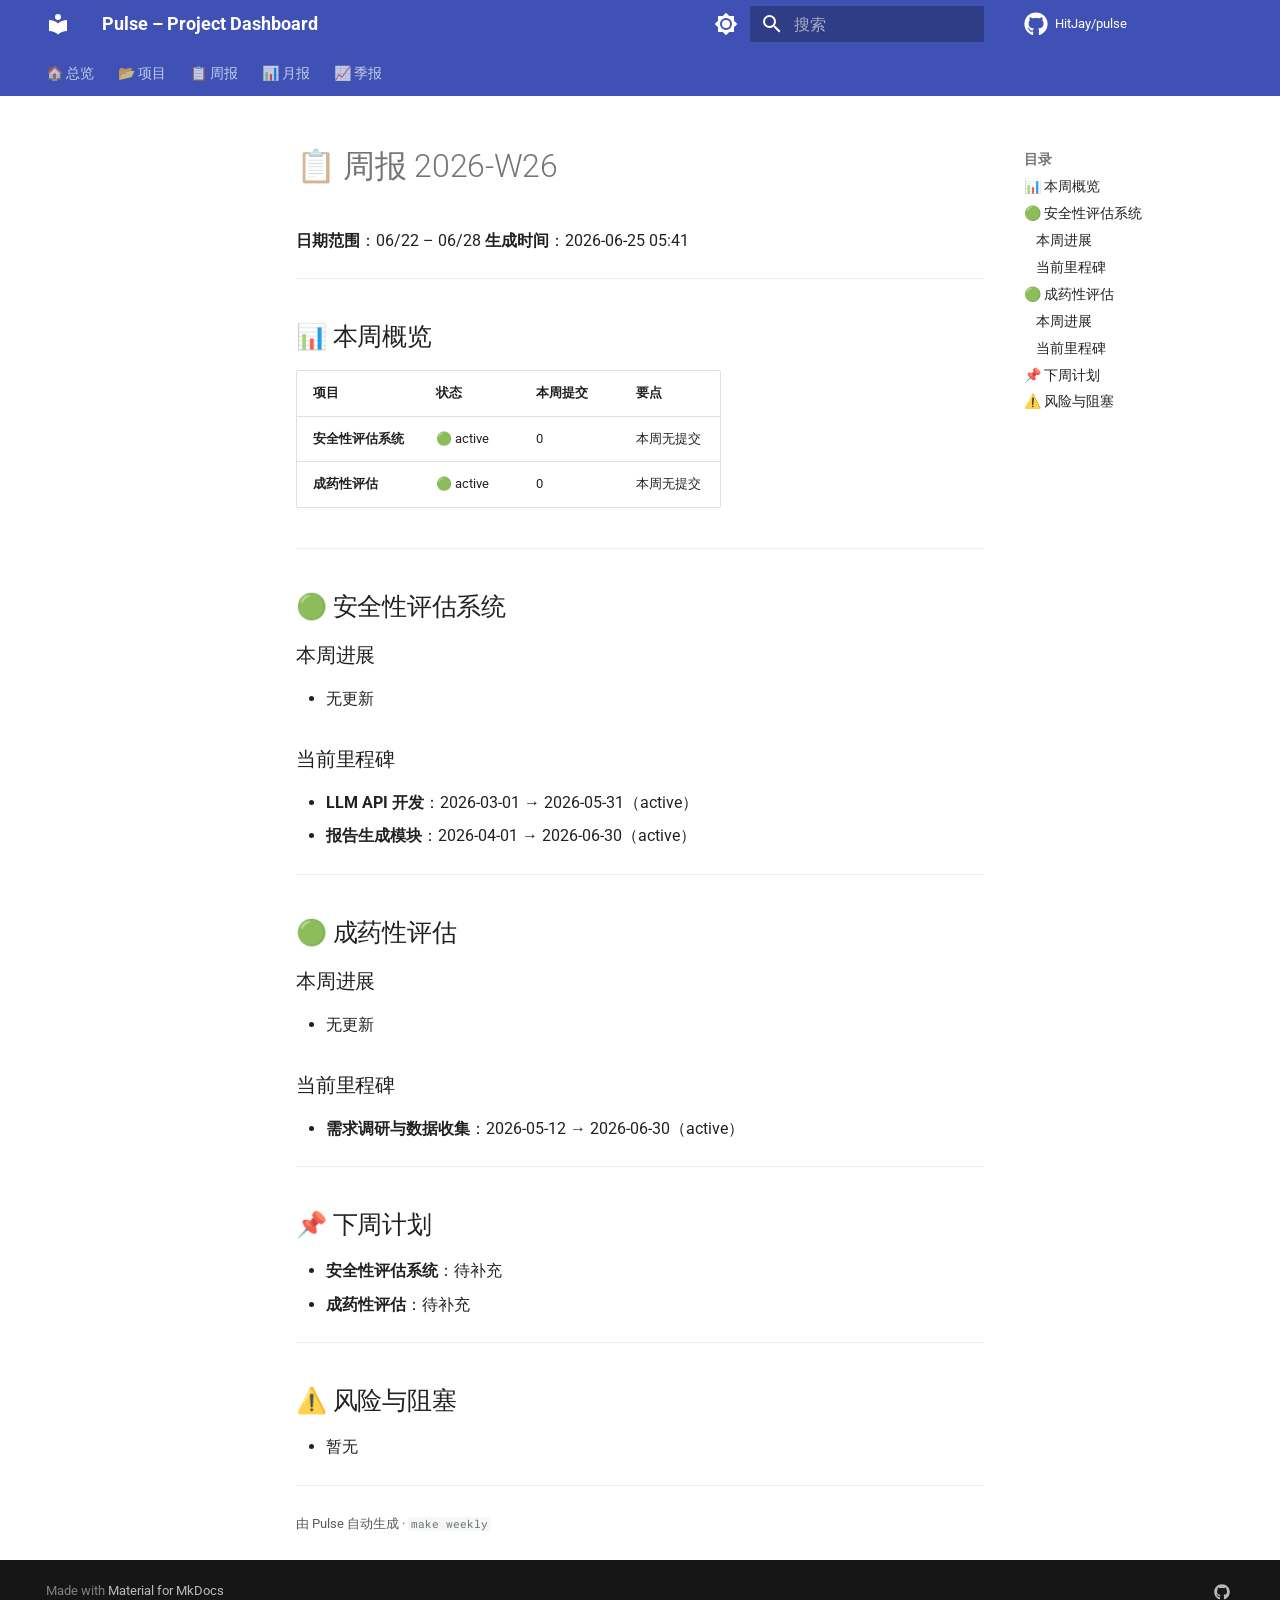
<file: reports/weekly/2026-W26/index.html>
<!DOCTYPE html><html lang="zh" class="no-js"><head>
    
      <meta charset="utf-8">
      <meta name="viewport" content="width=device-width,initial-scale=1">
      
        <meta name="description" content="Multi-project management hub with automated reporting">
      
      
      
        <link rel="canonical" href="https://hitjay.github.io/pulse/reports/weekly/2026-W26/">
      
      
      
      
        
      
      
      <link rel="icon" href="../../../assets/images/favicon.png">
      <meta name="generator" content="mkdocs-1.6.1, mkdocs-material-9.8.1">
    
    
      
        <title>📋 周报 2026-W26 - Pulse – Project Dashboard</title>
      
    
    
      <link rel="stylesheet" href="../../../assets/stylesheets/main.57a0d79d.min.css">
      
        
        <link rel="stylesheet" href="../../../assets/stylesheets/palette.fb2fffe2.min.css">
      
      


    
    
      
    
    
      
        
        
        <link rel="preconnect" href="https://fonts.gstatic.com" crossorigin="">
        <link rel="stylesheet" href="https://fonts.googleapis.com/css?family=Roboto:300,300i,400,400i,700,700i%7CRoboto+Mono:400,400i,700,700i&amp;display=fallback">
        <style>:root{--md-text-font:"Roboto";--md-code-font:"Roboto Mono"}</style>
      
    
    
    <script>__md_scope=new URL("../../..",location),__md_hash=e=>[...e].reduce(((e,_)=>(e<<5)-e+_.charCodeAt(0)),0),__md_get=(e,_=localStorage,t=__md_scope)=>JSON.parse(_.getItem(t.pathname+"."+e)),__md_set=(e,_,t=localStorage,a=__md_scope)=>{try{t.setItem(a.pathname+"."+e,JSON.stringify(_))}catch(e){}}</script>
    
      

    
    
  <link href="../../../assets/stylesheets/glightbox.min.css" rel="stylesheet"><script src="../../../assets/javascripts/glightbox.min.js"></script><style id="glightbox-style">
            html.glightbox-open { overflow: initial; height: 100%; }
            .gslide-title { margin-top: 0px; user-select: text; }
            .gslide-desc { color: #666; user-select: text; }
            .gslide-image img { background: white; }
            .gscrollbar-fixer { padding-right: 15px; }
            .gdesc-inner { font-size: 0.75rem; }
            body[data-md-color-scheme="slate"] .gdesc-inner { background: var(--md-default-bg-color); }
            body[data-md-color-scheme="slate"] .gslide-title { color: var(--md-default-fg-color); }
            body[data-md-color-scheme="slate"] .gslide-desc { color: var(--md-default-fg-color); }
        </style></head>
  
  
    
    
      
    
    
    
    
    <body dir="ltr" data-md-color-scheme="default" data-md-color-primary="indigo" data-md-color-accent="teal">
  
    
    <input class="md-toggle" data-md-toggle="drawer" type="checkbox" id="__drawer" autocomplete="off">
    <input class="md-toggle" data-md-toggle="search" type="checkbox" id="__search" autocomplete="off">
    <label class="md-overlay" for="__drawer"></label>
    <div data-md-component="skip">
      
        
        <a href="#2026-w26" class="md-skip">
          跳转至
        </a>
      
    </div>
    <div data-md-component="announce">
      
    </div>
    
    
      

<header class="md-header" data-md-component="header">
  <nav class="md-header__inner md-grid" aria-label="页眉">
    <a href="../../.." title="Pulse – Project Dashboard" class="md-header__button md-logo" aria-label="Pulse – Project Dashboard" data-md-component="logo">
      
  
  <svg xmlns="http://www.w3.org/2000/svg" viewBox="0 0 24 24"><path d="M12 8a3 3 0 0 0 3-3 3 3 0 0 0-3-3 3 3 0 0 0-3 3 3 3 0 0 0 3 3m0 3.54C9.64 9.35 6.5 8 3 8v11c3.5 0 6.64 1.35 9 3.54 2.36-2.19 5.5-3.54 9-3.54V8c-3.5 0-6.64 1.35-9 3.54"></path></svg>

    </a>
    <label class="md-header__button md-icon" for="__drawer">
      
      <svg xmlns="http://www.w3.org/2000/svg" viewBox="0 0 24 24"><path d="M3 6h18v2H3zm0 5h18v2H3zm0 5h18v2H3z"></path></svg>
    </label>
    <div class="md-header__title" data-md-component="header-title">
      <div class="md-header__ellipsis">
        <div class="md-header__topic">
          <span class="md-ellipsis">
            Pulse – Project Dashboard
          </span>
        </div>
        <div class="md-header__topic" data-md-component="header-topic">
          <span class="md-ellipsis">
            
              📋 周报 2026-W26
            
          </span>
        </div>
      </div>
    </div>
    
      
        <form class="md-header__option" data-md-component="palette">
  
    
    
    
    <input class="md-option" data-md-color-media="(prefers-color-scheme: light)" data-md-color-scheme="default" data-md-color-primary="indigo" data-md-color-accent="teal" aria-label="切换到暗色模式" type="radio" name="__palette" id="__palette_0">
    
      <label class="md-header__button md-icon" title="切换到暗色模式" for="__palette_1" hidden="">
        <svg xmlns="http://www.w3.org/2000/svg" viewBox="0 0 24 24"><path d="M12 8a4 4 0 0 0-4 4 4 4 0 0 0 4 4 4 4 0 0 0 4-4 4 4 0 0 0-4-4m0 10a6 6 0 0 1-6-6 6 6 0 0 1 6-6 6 6 0 0 1 6 6 6 6 0 0 1-6 6m8-9.31V4h-4.69L12 .69 8.69 4H4v4.69L.69 12 4 15.31V20h4.69L12 23.31 15.31 20H20v-4.69L23.31 12z"></path></svg>
      </label>
    
  
    
    
    
    <input class="md-option" data-md-color-media="(prefers-color-scheme: dark)" data-md-color-scheme="slate" data-md-color-primary="indigo" data-md-color-accent="teal" aria-label="切换到亮色模式" type="radio" name="__palette" id="__palette_1">
    
      <label class="md-header__button md-icon" title="切换到亮色模式" for="__palette_0" hidden="">
        <svg xmlns="http://www.w3.org/2000/svg" viewBox="0 0 24 24"><path d="M12 18c-.89 0-1.74-.2-2.5-.55C11.56 16.5 13 14.42 13 12s-1.44-4.5-3.5-5.45C10.26 6.2 11.11 6 12 6a6 6 0 0 1 6 6 6 6 0 0 1-6 6m8-9.31V4h-4.69L12 .69 8.69 4H4v4.69L.69 12 4 15.31V20h4.69L12 23.31 15.31 20H20v-4.69L23.31 12z"></path></svg>
      </label>
    
  
</form>
      
    
    
      <script>var palette=__md_get("__palette");if(palette&&palette.color){if("(prefers-color-scheme)"===palette.color.media){var media=matchMedia("(prefers-color-scheme: light)"),input=document.querySelector(media.matches?"[data-md-color-media='(prefers-color-scheme: light)']":"[data-md-color-media='(prefers-color-scheme: dark)']");palette.color.media=input.getAttribute("data-md-color-media"),palette.color.scheme=input.getAttribute("data-md-color-scheme"),palette.color.primary=input.getAttribute("data-md-color-primary"),palette.color.accent=input.getAttribute("data-md-color-accent")}for(var[key,value]of Object.entries(palette.color))document.body.setAttribute("data-md-color-"+key,value)}</script>
    
    
    
      
      
        <label class="md-header__button md-icon" for="__search">
          
          <svg xmlns="http://www.w3.org/2000/svg" viewBox="0 0 24 24"><path d="M9.5 3A6.5 6.5 0 0 1 16 9.5c0 1.61-.59 3.09-1.56 4.23l.27.27h.79l5 5-1.5 1.5-5-5v-.79l-.27-.27A6.52 6.52 0 0 1 9.5 16 6.5 6.5 0 0 1 3 9.5 6.5 6.5 0 0 1 9.5 3m0 2C7 5 5 7 5 9.5S7 14 9.5 14 14 12 14 9.5 12 5 9.5 5"></path></svg>
        </label>
        <div class="md-search" data-md-component="search" role="dialog">
  <label class="md-search__overlay" for="__search"></label>
  <div class="md-search__inner" role="search">
    <form class="md-search__form" name="search">
      <input type="text" class="md-search__input" name="query" aria-label="搜索" placeholder="搜索" autocapitalize="off" autocorrect="off" autocomplete="off" spellcheck="false" data-md-component="search-query" required="">
      <label class="md-search__icon md-icon" for="__search">
        
        <svg xmlns="http://www.w3.org/2000/svg" viewBox="0 0 24 24"><path d="M9.5 3A6.5 6.5 0 0 1 16 9.5c0 1.61-.59 3.09-1.56 4.23l.27.27h.79l5 5-1.5 1.5-5-5v-.79l-.27-.27A6.52 6.52 0 0 1 9.5 16 6.5 6.5 0 0 1 3 9.5 6.5 6.5 0 0 1 9.5 3m0 2C7 5 5 7 5 9.5S7 14 9.5 14 14 12 14 9.5 12 5 9.5 5"></path></svg>
        
        <svg xmlns="http://www.w3.org/2000/svg" viewBox="0 0 24 24"><path d="M20 11v2H8l5.5 5.5-1.42 1.42L4.16 12l7.92-7.92L13.5 5.5 8 11z"></path></svg>
      </label>
      <nav class="md-search__options" aria-label="查找">
        
        <button type="reset" class="md-search__icon md-icon" title="清空当前内容" aria-label="清空当前内容" tabindex="-1">
          
          <svg xmlns="http://www.w3.org/2000/svg" viewBox="0 0 24 24"><path d="M19 6.41 17.59 5 12 10.59 6.41 5 5 6.41 10.59 12 5 17.59 6.41 19 12 13.41 17.59 19 19 17.59 13.41 12z"></path></svg>
        </button>
      </nav>
      
        <div class="md-search__suggest" data-md-component="search-suggest"></div>
      
    </form>
    <div class="md-search__output">
      <div class="md-search__scrollwrap" tabindex="0" data-md-scrollfix="">
        <div class="md-search-result" data-md-component="search-result">
          <div class="md-search-result__meta">
            正在初始化搜索引擎
          </div>
          <ol class="md-search-result__list" role="presentation"></ol>
        </div>
      </div>
    </div>
  </div>
</div>
      
    
    
      <div class="md-header__source">
        <a href="https://github.com/HitJay/pulse" title="前往仓库" class="md-source" data-md-component="source">
  <div class="md-source__icon md-icon">
    
    <svg xmlns="http://www.w3.org/2000/svg" viewBox="0 0 512 512"><!--! Font Awesome Free 7.1.0 by @fontawesome - https://fontawesome.com License - https://fontawesome.com/license/free (Icons: CC BY 4.0, Fonts: SIL OFL 1.1, Code: MIT License) Copyright 2025 Fonticons, Inc.--><path d="M173.9 397.4c0 2-2.3 3.6-5.2 3.6-3.3.3-5.6-1.3-5.6-3.6 0-2 2.3-3.6 5.2-3.6 3-.3 5.6 1.3 5.6 3.6m-31.1-4.5c-.7 2 1.3 4.3 4.3 4.9 2.6 1 5.6 0 6.2-2s-1.3-4.3-4.3-5.2c-2.6-.7-5.5.3-6.2 2.3m44.2-1.7c-2.9.7-4.9 2.6-4.6 4.9.3 2 2.9 3.3 5.9 2.6 2.9-.7 4.9-2.6 4.6-4.6-.3-1.9-3-3.2-5.9-2.9M252.8 8C114.1 8 8 113.3 8 252c0 110.9 69.8 205.8 169.5 239.2 12.8 2.3 17.3-5.6 17.3-12.1 0-6.2-.3-40.4-.3-61.4 0 0-70 15-84.7-29.8 0 0-11.4-29.1-27.8-36.6 0 0-22.9-15.7 1.6-15.4 0 0 24.9 2 38.6 25.8 21.9 38.6 58.6 27.5 72.9 20.9 2.3-16 8.8-27.1 16-33.7-55.9-6.2-112.3-14.3-112.3-110.5 0-27.5 7.6-41.3 23.6-58.9-2.6-6.5-11.1-33.3 2.6-67.9 20.9-6.5 69 27 69 27 20-5.6 41.5-8.5 62.8-8.5s42.8 2.9 62.8 8.5c0 0 48.1-33.6 69-27 13.7 34.7 5.2 61.4 2.6 67.9 16 17.7 25.8 31.5 25.8 58.9 0 96.5-58.9 104.2-114.8 110.5 9.2 7.9 17 22.9 17 46.4 0 33.7-.3 75.4-.3 83.6 0 6.5 4.6 14.4 17.3 12.1C436.2 457.8 504 362.9 504 252 504 113.3 391.5 8 252.8 8M105.2 352.9c-1.3 1-1 3.3.7 5.2 1.6 1.6 3.9 2.3 5.2 1 1.3-1 1-3.3-.7-5.2-1.6-1.6-3.9-2.3-5.2-1m-10.8-8.1c-.7 1.3.3 2.9 2.3 3.9 1.6 1 3.6.7 4.3-.7.7-1.3-.3-2.9-2.3-3.9-2-.6-3.6-.3-4.3.7m32.4 35.6c-1.6 1.3-1 4.3 1.3 6.2 2.3 2.3 5.2 2.6 6.5 1 1.3-1.3.7-4.3-1.3-6.2-2.2-2.3-5.2-2.6-6.5-1m-11.4-14.7c-1.6 1-1.6 3.6 0 5.9s4.3 3.3 5.6 2.3c1.6-1.3 1.6-3.9 0-6.2-1.4-2.3-4-3.3-5.6-2"></path></svg>
  </div>
  <div class="md-source__repository">
    HitJay/pulse
  </div>
</a>
      </div>
    
  </nav>
  
</header>
    
    <div class="md-container" data-md-component="container">
      
      
        
          
            
<nav class="md-tabs" aria-label="标签" data-md-component="tabs">
  <div class="md-grid">
    <ul class="md-tabs__list">
      
        
  
  
  
  
    <li class="md-tabs__item">
      <a href="../../.." class="md-tabs__link">
        
  
  
    
  
  🏠 总览

      </a>
    </li>
  

      
        
  
  
  
  
    
    
      <li class="md-tabs__item">
        <a href="../../../projects/" class="md-tabs__link">
          
  
  
  📂 项目

        </a>
      </li>
    
  

      
        
  
  
  
  
    
    
      <li class="md-tabs__item">
        <a href="../" class="md-tabs__link">
          
  
  
  📋 周报

        </a>
      </li>
    
  

      
        
  
  
  
  
    
    
      <li class="md-tabs__item">
        <a href="../../monthly/" class="md-tabs__link">
          
  
  
  📊 月报

        </a>
      </li>
    
  

      
        
  
  
  
  
    
    
      <li class="md-tabs__item">
        <a href="../../quarterly/" class="md-tabs__link">
          
  
  
  📈 季报

        </a>
      </li>
    
  

      
    </ul>
  </div>
</nav>
          
        
      
      <main class="md-main" data-md-component="main">
        <div class="md-main__inner md-grid">
          
            
              
              <div class="md-sidebar md-sidebar--primary" data-md-component="sidebar" data-md-type="navigation">
                <div class="md-sidebar__scrollwrap">
                  <div class="md-sidebar__inner">
                    


  


<nav class="md-nav md-nav--primary md-nav--lifted" aria-label="导航栏" data-md-level="0">
  <label class="md-nav__title" for="__drawer">
    <a href="../../.." title="Pulse – Project Dashboard" class="md-nav__button md-logo" aria-label="Pulse – Project Dashboard" data-md-component="logo">
      
  
  <svg xmlns="http://www.w3.org/2000/svg" viewBox="0 0 24 24"><path d="M12 8a3 3 0 0 0 3-3 3 3 0 0 0-3-3 3 3 0 0 0-3 3 3 3 0 0 0 3 3m0 3.54C9.64 9.35 6.5 8 3 8v11c3.5 0 6.64 1.35 9 3.54 2.36-2.19 5.5-3.54 9-3.54V8c-3.5 0-6.64 1.35-9 3.54"></path></svg>

    </a>
    Pulse – Project Dashboard
  </label>
  
    <div class="md-nav__source">
      <a href="https://github.com/HitJay/pulse" title="前往仓库" class="md-source" data-md-component="source">
  <div class="md-source__icon md-icon">
    
    <svg xmlns="http://www.w3.org/2000/svg" viewBox="0 0 512 512"><!--! Font Awesome Free 7.1.0 by @fontawesome - https://fontawesome.com License - https://fontawesome.com/license/free (Icons: CC BY 4.0, Fonts: SIL OFL 1.1, Code: MIT License) Copyright 2025 Fonticons, Inc.--><path d="M173.9 397.4c0 2-2.3 3.6-5.2 3.6-3.3.3-5.6-1.3-5.6-3.6 0-2 2.3-3.6 5.2-3.6 3-.3 5.6 1.3 5.6 3.6m-31.1-4.5c-.7 2 1.3 4.3 4.3 4.9 2.6 1 5.6 0 6.2-2s-1.3-4.3-4.3-5.2c-2.6-.7-5.5.3-6.2 2.3m44.2-1.7c-2.9.7-4.9 2.6-4.6 4.9.3 2 2.9 3.3 5.9 2.6 2.9-.7 4.9-2.6 4.6-4.6-.3-1.9-3-3.2-5.9-2.9M252.8 8C114.1 8 8 113.3 8 252c0 110.9 69.8 205.8 169.5 239.2 12.8 2.3 17.3-5.6 17.3-12.1 0-6.2-.3-40.4-.3-61.4 0 0-70 15-84.7-29.8 0 0-11.4-29.1-27.8-36.6 0 0-22.9-15.7 1.6-15.4 0 0 24.9 2 38.6 25.8 21.9 38.6 58.6 27.5 72.9 20.9 2.3-16 8.8-27.1 16-33.7-55.9-6.2-112.3-14.3-112.3-110.5 0-27.5 7.6-41.3 23.6-58.9-2.6-6.5-11.1-33.3 2.6-67.9 20.9-6.5 69 27 69 27 20-5.6 41.5-8.5 62.8-8.5s42.8 2.9 62.8 8.5c0 0 48.1-33.6 69-27 13.7 34.7 5.2 61.4 2.6 67.9 16 17.7 25.8 31.5 25.8 58.9 0 96.5-58.9 104.2-114.8 110.5 9.2 7.9 17 22.9 17 46.4 0 33.7-.3 75.4-.3 83.6 0 6.5 4.6 14.4 17.3 12.1C436.2 457.8 504 362.9 504 252 504 113.3 391.5 8 252.8 8M105.2 352.9c-1.3 1-1 3.3.7 5.2 1.6 1.6 3.9 2.3 5.2 1 1.3-1 1-3.3-.7-5.2-1.6-1.6-3.9-2.3-5.2-1m-10.8-8.1c-.7 1.3.3 2.9 2.3 3.9 1.6 1 3.6.7 4.3-.7.7-1.3-.3-2.9-2.3-3.9-2-.6-3.6-.3-4.3.7m32.4 35.6c-1.6 1.3-1 4.3 1.3 6.2 2.3 2.3 5.2 2.6 6.5 1 1.3-1.3.7-4.3-1.3-6.2-2.2-2.3-5.2-2.6-6.5-1m-11.4-14.7c-1.6 1-1.6 3.6 0 5.9s4.3 3.3 5.6 2.3c1.6-1.3 1.6-3.9 0-6.2-1.4-2.3-4-3.3-5.6-2"></path></svg>
  </div>
  <div class="md-source__repository">
    HitJay/pulse
  </div>
</a>
    </div>
  
  <ul class="md-nav__list" data-md-scrollfix="">
    
      
      
  
  
  
  
    <li class="md-nav__item">
      <a href="../../.." class="md-nav__link">
        
  
  
  <span class="md-ellipsis">
    
  
    🏠 总览
  

    
  </span>
  
  

      </a>
    </li>
  

    
      
      
  
  
  
  
    
    
    
    
      
      
        
      
    
    
    <li class="md-nav__item md-nav__item--nested">
      
        
        
          
        
        <input class="md-nav__toggle md-toggle md-toggle--indeterminate" type="checkbox" id="__nav_2">
        
          
          <label class="md-nav__link" for="__nav_2" id="__nav_2_label" tabindex="0">
            
  
  
  <span class="md-ellipsis">
    
  
    📂 项目
  

    
  </span>
  
  

            <span class="md-nav__icon md-icon"></span>
          </label>
        
        <nav class="md-nav" data-md-level="1" aria-labelledby="__nav_2_label" aria-expanded="false">
          <label class="md-nav__title" for="__nav_2">
            <span class="md-nav__icon md-icon"></span>
            
  
    📂 项目
  

          </label>
          <ul class="md-nav__list" data-md-scrollfix="">
            
              
                
  
  
  
  
    <li class="md-nav__item">
      <a href="../../../projects/" class="md-nav__link">
        
  
  
  <span class="md-ellipsis">
    
  
    项目列表
  

    
  </span>
  
  

      </a>
    </li>
  

              
            
              
                
  
  
  
  
    <li class="md-nav__item">
      <a href="../../../projects/3_safety/" class="md-nav__link">
        
  
  
  <span class="md-ellipsis">
    
  
    3_safety (安全性评估)
  

    
  </span>
  
  

      </a>
    </li>
  

              
            
              
                
  
  
  
  
    <li class="md-nav__item">
      <a href="../../../projects/druggability/" class="md-nav__link">
        
  
  
  <span class="md-ellipsis">
    
  
    druggability (成药性评估)
  

    
  </span>
  
  

      </a>
    </li>
  

              
            
          </ul>
        </nav>
      
    </li>
  

    
      
      
  
  
  
  
    
    
    
    
      
      
        
      
    
    
    <li class="md-nav__item md-nav__item--nested">
      
        
        
          
        
        <input class="md-nav__toggle md-toggle md-toggle--indeterminate" type="checkbox" id="__nav_3">
        
          
          <label class="md-nav__link" for="__nav_3" id="__nav_3_label" tabindex="0">
            
  
  
  <span class="md-ellipsis">
    
  
    📋 周报
  

    
  </span>
  
  

            <span class="md-nav__icon md-icon"></span>
          </label>
        
        <nav class="md-nav" data-md-level="1" aria-labelledby="__nav_3_label" aria-expanded="false">
          <label class="md-nav__title" for="__nav_3">
            <span class="md-nav__icon md-icon"></span>
            
  
    📋 周报
  

          </label>
          <ul class="md-nav__list" data-md-scrollfix="">
            
              
                
  
  
  
  
    <li class="md-nav__item">
      <a href="../" class="md-nav__link">
        
  
  
  <span class="md-ellipsis">
    
  
    周报归档
  

    
  </span>
  
  

      </a>
    </li>
  

              
            
          </ul>
        </nav>
      
    </li>
  

    
      
      
  
  
  
  
    
    
    
    
      
      
        
      
    
    
    <li class="md-nav__item md-nav__item--nested">
      
        
        
          
        
        <input class="md-nav__toggle md-toggle md-toggle--indeterminate" type="checkbox" id="__nav_4">
        
          
          <label class="md-nav__link" for="__nav_4" id="__nav_4_label" tabindex="0">
            
  
  
  <span class="md-ellipsis">
    
  
    📊 月报
  

    
  </span>
  
  

            <span class="md-nav__icon md-icon"></span>
          </label>
        
        <nav class="md-nav" data-md-level="1" aria-labelledby="__nav_4_label" aria-expanded="false">
          <label class="md-nav__title" for="__nav_4">
            <span class="md-nav__icon md-icon"></span>
            
  
    📊 月报
  

          </label>
          <ul class="md-nav__list" data-md-scrollfix="">
            
              
                
  
  
  
  
    <li class="md-nav__item">
      <a href="../../monthly/" class="md-nav__link">
        
  
  
  <span class="md-ellipsis">
    
  
    月报归档
  

    
  </span>
  
  

      </a>
    </li>
  

              
            
          </ul>
        </nav>
      
    </li>
  

    
      
      
  
  
  
  
    
    
    
    
      
      
        
      
    
    
    <li class="md-nav__item md-nav__item--nested">
      
        
        
          
        
        <input class="md-nav__toggle md-toggle md-toggle--indeterminate" type="checkbox" id="__nav_5">
        
          
          <label class="md-nav__link" for="__nav_5" id="__nav_5_label" tabindex="0">
            
  
  
  <span class="md-ellipsis">
    
  
    📈 季报
  

    
  </span>
  
  

            <span class="md-nav__icon md-icon"></span>
          </label>
        
        <nav class="md-nav" data-md-level="1" aria-labelledby="__nav_5_label" aria-expanded="false">
          <label class="md-nav__title" for="__nav_5">
            <span class="md-nav__icon md-icon"></span>
            
  
    📈 季报
  

          </label>
          <ul class="md-nav__list" data-md-scrollfix="">
            
              
                
  
  
  
  
    <li class="md-nav__item">
      <a href="../../quarterly/" class="md-nav__link">
        
  
  
  <span class="md-ellipsis">
    
  
    季报归档
  

    
  </span>
  
  

      </a>
    </li>
  

              
            
          </ul>
        </nav>
      
    </li>
  

    
  </ul>
</nav>
                  </div>
                </div>
              </div>
            
            
              
              <div class="md-sidebar md-sidebar--secondary" data-md-component="sidebar" data-md-type="toc">
                <div class="md-sidebar__scrollwrap">
                  <div class="md-sidebar__inner">
                    

<nav class="md-nav md-nav--secondary" aria-label="目录">
  
  
  
    
  
  
    <label class="md-nav__title" for="__toc">
      <span class="md-nav__icon md-icon"></span>
      目录
    </label>
    <ul class="md-nav__list" data-md-component="toc" data-md-scrollfix="">
      
        <li class="md-nav__item">
  <a href="#_1" class="md-nav__link">
    <span class="md-ellipsis">
      
        📊 本周概览
      
    </span>
  </a>
  
</li>
      
        <li class="md-nav__item">
  <a href="#_2" class="md-nav__link">
    <span class="md-ellipsis">
      
        🟢 安全性评估系统
      
    </span>
  </a>
  
    <nav class="md-nav" aria-label="🟢 安全性评估系统">
      <ul class="md-nav__list">
        
          <li class="md-nav__item">
  <a href="#_3" class="md-nav__link">
    <span class="md-ellipsis">
      
        本周进展
      
    </span>
  </a>
  
</li>
        
          <li class="md-nav__item">
  <a href="#_4" class="md-nav__link">
    <span class="md-ellipsis">
      
        当前里程碑
      
    </span>
  </a>
  
</li>
        
      </ul>
    </nav>
  
</li>
      
        <li class="md-nav__item">
  <a href="#_5" class="md-nav__link">
    <span class="md-ellipsis">
      
        🟢 成药性评估
      
    </span>
  </a>
  
    <nav class="md-nav" aria-label="🟢 成药性评估">
      <ul class="md-nav__list">
        
          <li class="md-nav__item">
  <a href="#_6" class="md-nav__link">
    <span class="md-ellipsis">
      
        本周进展
      
    </span>
  </a>
  
</li>
        
          <li class="md-nav__item">
  <a href="#_7" class="md-nav__link">
    <span class="md-ellipsis">
      
        当前里程碑
      
    </span>
  </a>
  
</li>
        
      </ul>
    </nav>
  
</li>
      
        <li class="md-nav__item">
  <a href="#_8" class="md-nav__link">
    <span class="md-ellipsis">
      
        📌 下周计划
      
    </span>
  </a>
  
</li>
      
        <li class="md-nav__item">
  <a href="#_9" class="md-nav__link">
    <span class="md-ellipsis">
      
        ⚠️ 风险与阻塞
      
    </span>
  </a>
  
</li>
      
    </ul>
  
</nav>
                  </div>
                </div>
              </div>
            
          
          
            <div class="md-content" data-md-component="content">
              
              <article class="md-content__inner md-typeset">
                
                  


  
  


<h1 id="2026-w26">📋 周报 2026-W26<a class="headerlink" href="#2026-w26" title="Permanent link">¶</a></h1>
<p><strong>日期范围</strong>：06/22 – 06/28
<strong>生成时间</strong>：2026-06-25 05:41</p>
<hr>
<h2 id="_1">📊 本周概览<a class="headerlink" href="#_1" title="Permanent link">¶</a></h2>
<table>
<thead>
<tr>
<th>项目</th>
<th>状态</th>
<th>本周提交</th>
<th>要点</th>
</tr>
</thead>
<tbody>
<tr>
<td><strong>安全性评估系统</strong></td>
<td>🟢 active</td>
<td>0</td>
<td>本周无提交</td>
</tr>
<tr>
<td><strong>成药性评估</strong></td>
<td>🟢 active</td>
<td>0</td>
<td>本周无提交</td>
</tr>
</tbody>
</table>
<hr>
<h2 id="_2">🟢 安全性评估系统<a class="headerlink" href="#_2" title="Permanent link">¶</a></h2>
<h3 id="_3">本周进展<a class="headerlink" href="#_3" title="Permanent link">¶</a></h3>
<ul>
<li>无更新</li>
</ul>
<h3 id="_4">当前里程碑<a class="headerlink" href="#_4" title="Permanent link">¶</a></h3>
<ul>
<li><strong>LLM API 开发</strong>：2026-03-01 → 2026-05-31（active）</li>
<li><strong>报告生成模块</strong>：2026-04-01 → 2026-06-30（active）</li>
</ul>
<hr>
<h2 id="_5">🟢 成药性评估<a class="headerlink" href="#_5" title="Permanent link">¶</a></h2>
<h3 id="_6">本周进展<a class="headerlink" href="#_6" title="Permanent link">¶</a></h3>
<ul>
<li>无更新</li>
</ul>
<h3 id="_7">当前里程碑<a class="headerlink" href="#_7" title="Permanent link">¶</a></h3>
<ul>
<li><strong>需求调研与数据收集</strong>：2026-05-12 → 2026-06-30（active）</li>
</ul>
<hr>
<h2 id="_8">📌 下周计划<a class="headerlink" href="#_8" title="Permanent link">¶</a></h2>
<ul>
<li><strong>安全性评估系统</strong>：待补充</li>
<li><strong>成药性评估</strong>：待补充</li>
</ul>
<hr>
<h2 id="_9">⚠️ 风险与阻塞<a class="headerlink" href="#_9" title="Permanent link">¶</a></h2>
<ul>
<li>暂无</li>
</ul>
<hr>
<p><small>由 Pulse 自动生成 · <code>make weekly</code></small></p>







  
  






                
              </article>
            </div>
          
          
<script>var target=document.getElementById(location.hash.slice(1));target&&target.name&&(target.checked=target.name.startsWith("__tabbed_"))</script>
        </div>
        
          <button type="button" class="md-top md-icon" data-md-component="top" hidden="">
  
  <svg xmlns="http://www.w3.org/2000/svg" viewBox="0 0 24 24"><path d="M13 20h-2V8l-5.5 5.5-1.42-1.42L12 4.16l7.92 7.92-1.42 1.42L13 8z"></path></svg>
  回到页面顶部
</button>
        
      </main>
      
        <footer class="md-footer">
  
  <div class="md-footer-meta md-typeset">
    <div class="md-footer-meta__inner md-grid">
      <div class="md-copyright">
  
  
    Made with
    <a href="https://squidfunk.github.io/mkdocs-material/" target="_blank" rel="noopener">
      Material for MkDocs
    </a>
  
</div>
      
        
<div class="md-social">
  
    
    
    
    
      
      
    
    <a href="https://github.com/HitJay" target="_blank" rel="noopener" title="github.com" class="md-social__link">
      <svg xmlns="http://www.w3.org/2000/svg" viewBox="0 0 512 512"><!--! Font Awesome Free 7.1.0 by @fontawesome - https://fontawesome.com License - https://fontawesome.com/license/free (Icons: CC BY 4.0, Fonts: SIL OFL 1.1, Code: MIT License) Copyright 2025 Fonticons, Inc.--><path d="M173.9 397.4c0 2-2.3 3.6-5.2 3.6-3.3.3-5.6-1.3-5.6-3.6 0-2 2.3-3.6 5.2-3.6 3-.3 5.6 1.3 5.6 3.6m-31.1-4.5c-.7 2 1.3 4.3 4.3 4.9 2.6 1 5.6 0 6.2-2s-1.3-4.3-4.3-5.2c-2.6-.7-5.5.3-6.2 2.3m44.2-1.7c-2.9.7-4.9 2.6-4.6 4.9.3 2 2.9 3.3 5.9 2.6 2.9-.7 4.9-2.6 4.6-4.6-.3-1.9-3-3.2-5.9-2.9M252.8 8C114.1 8 8 113.3 8 252c0 110.9 69.8 205.8 169.5 239.2 12.8 2.3 17.3-5.6 17.3-12.1 0-6.2-.3-40.4-.3-61.4 0 0-70 15-84.7-29.8 0 0-11.4-29.1-27.8-36.6 0 0-22.9-15.7 1.6-15.4 0 0 24.9 2 38.6 25.8 21.9 38.6 58.6 27.5 72.9 20.9 2.3-16 8.8-27.1 16-33.7-55.9-6.2-112.3-14.3-112.3-110.5 0-27.5 7.6-41.3 23.6-58.9-2.6-6.5-11.1-33.3 2.6-67.9 20.9-6.5 69 27 69 27 20-5.6 41.5-8.5 62.8-8.5s42.8 2.9 62.8 8.5c0 0 48.1-33.6 69-27 13.7 34.7 5.2 61.4 2.6 67.9 16 17.7 25.8 31.5 25.8 58.9 0 96.5-58.9 104.2-114.8 110.5 9.2 7.9 17 22.9 17 46.4 0 33.7-.3 75.4-.3 83.6 0 6.5 4.6 14.4 17.3 12.1C436.2 457.8 504 362.9 504 252 504 113.3 391.5 8 252.8 8M105.2 352.9c-1.3 1-1 3.3.7 5.2 1.6 1.6 3.9 2.3 5.2 1 1.3-1 1-3.3-.7-5.2-1.6-1.6-3.9-2.3-5.2-1m-10.8-8.1c-.7 1.3.3 2.9 2.3 3.9 1.6 1 3.6.7 4.3-.7.7-1.3-.3-2.9-2.3-3.9-2-.6-3.6-.3-4.3.7m32.4 35.6c-1.6 1.3-1 4.3 1.3 6.2 2.3 2.3 5.2 2.6 6.5 1 1.3-1.3.7-4.3-1.3-6.2-2.2-2.3-5.2-2.6-6.5-1m-11.4-14.7c-1.6 1-1.6 3.6 0 5.9s4.3 3.3 5.6 2.3c1.6-1.3 1.6-3.9 0-6.2-1.4-2.3-4-3.3-5.6-2"></path></svg>
    </a>
  
</div>
      
    </div>
  </div>
</footer>
      
    </div>
    <div class="md-dialog" data-md-component="dialog">
      <div class="md-dialog__inner md-typeset"></div>
    </div>
    
    
    
      
      
      <script id="__config" type="application/json">{"annotate": null, "base": "../../..", "features": ["navigation.instant", "navigation.tabs", "navigation.sections", "navigation.expand", "navigation.top", "search.suggest", "search.highlight", "content.code.copy", "toc.follow"], "search": "../../../assets/javascripts/workers/search.a7633da7.min.js", "tags": null, "translations": {"clipboard.copied": "\u5df2\u590d\u5236", "clipboard.copy": "\u590d\u5236", "search.result.more.one": "\u5728\u8be5\u9875\u4e0a\u8fd8\u6709 1 \u4e2a\u7b26\u5408\u6761\u4ef6\u7684\u7ed3\u679c", "search.result.more.other": "\u5728\u8be5\u9875\u4e0a\u8fd8\u6709 # \u4e2a\u7b26\u5408\u6761\u4ef6\u7684\u7ed3\u679c", "search.result.none": "\u6ca1\u6709\u627e\u5230\u7b26\u5408\u6761\u4ef6\u7684\u7ed3\u679c", "search.result.one": "\u627e\u5230 1 \u4e2a\u7b26\u5408\u6761\u4ef6\u7684\u7ed3\u679c", "search.result.other": "# \u4e2a\u7b26\u5408\u6761\u4ef6\u7684\u7ed3\u679c", "search.result.placeholder": "\u952e\u5165\u4ee5\u5f00\u59cb\u641c\u7d22", "search.result.term.missing": "\u7f3a\u5c11", "select.version": "\u9009\u62e9\u5f53\u524d\u7248\u672c"}, "version": null}</script>
    
    
      <script src="../../../assets/javascripts/bundle.a5f9d56c.min.js"></script>
      
    
  
<script id="init-glightbox">const lightbox = GLightbox({"touchNavigation": true, "loop": false, "zoomable": true, "draggable": true, "openEffect": "zoom", "closeEffect": "zoom", "slideEffect": "slide"});
document$.subscribe(()=>{ lightbox.reload(); });
</script></body></html>
</file>
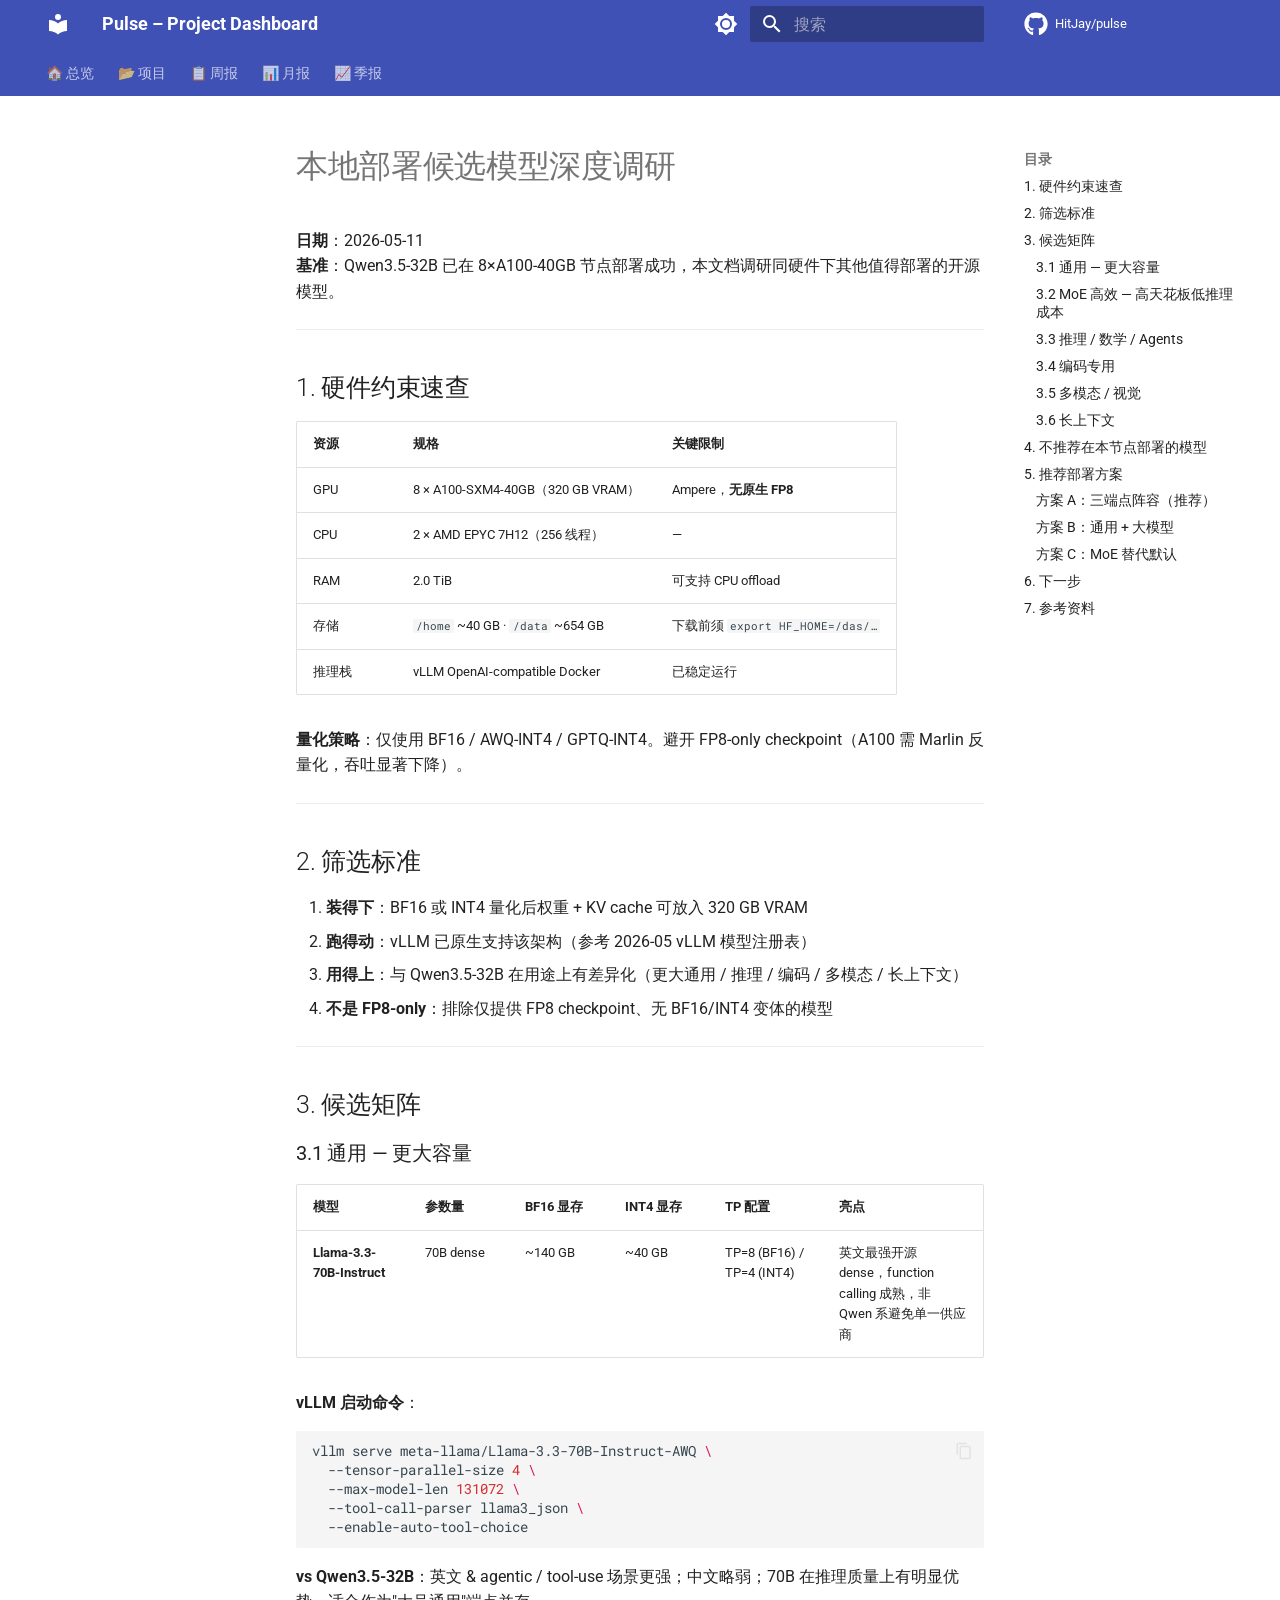
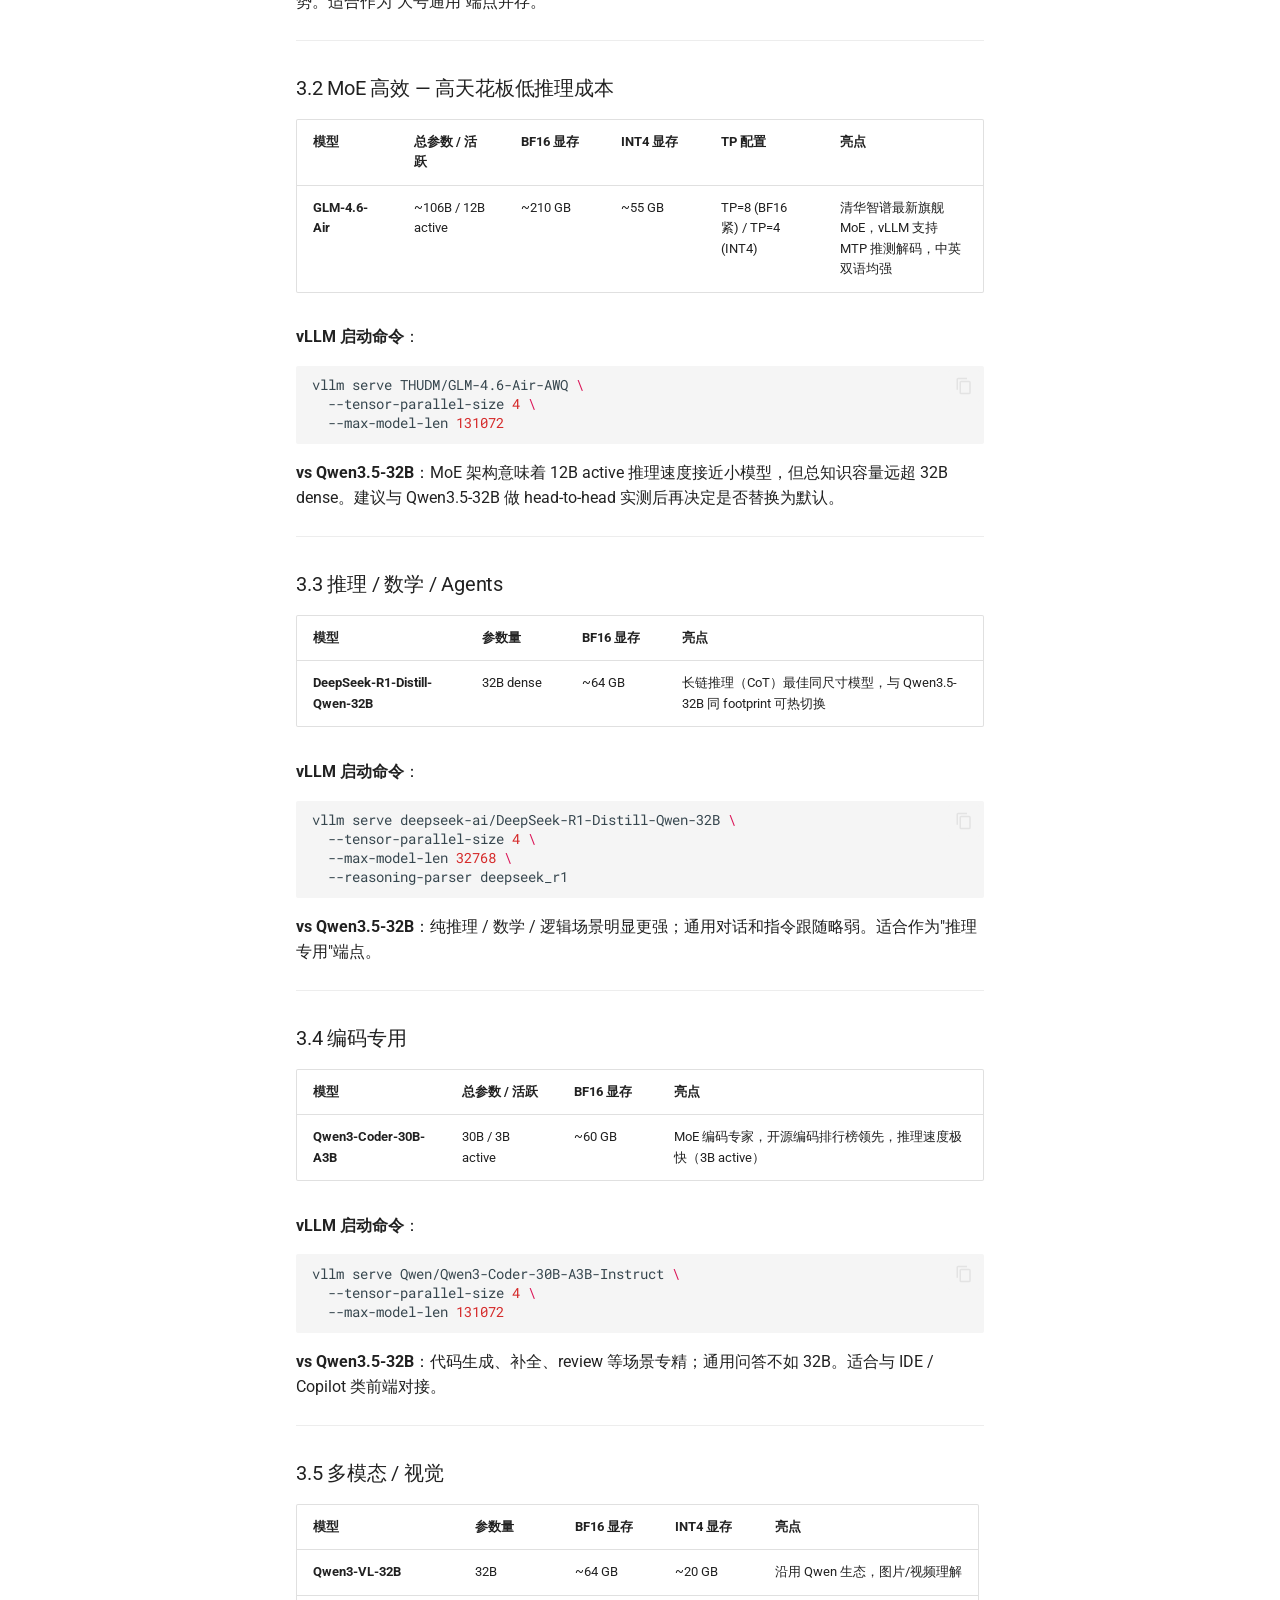
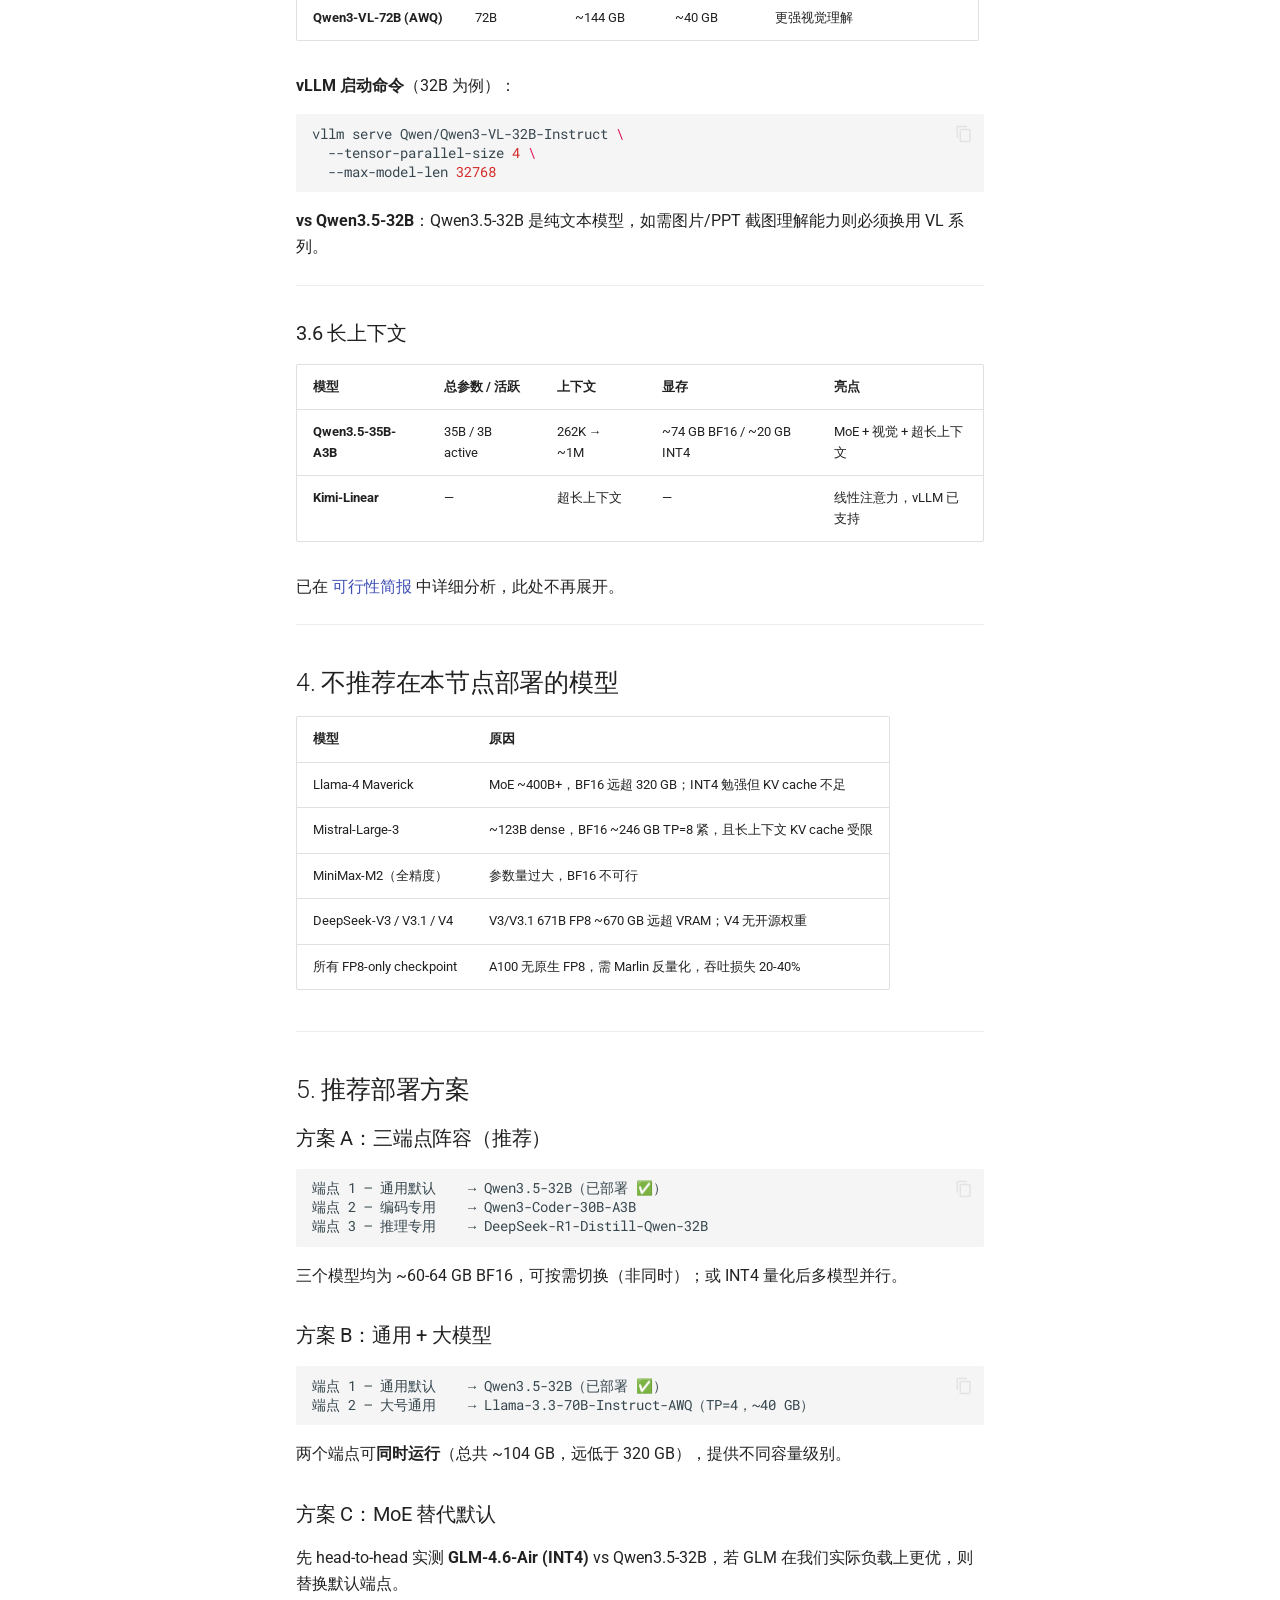
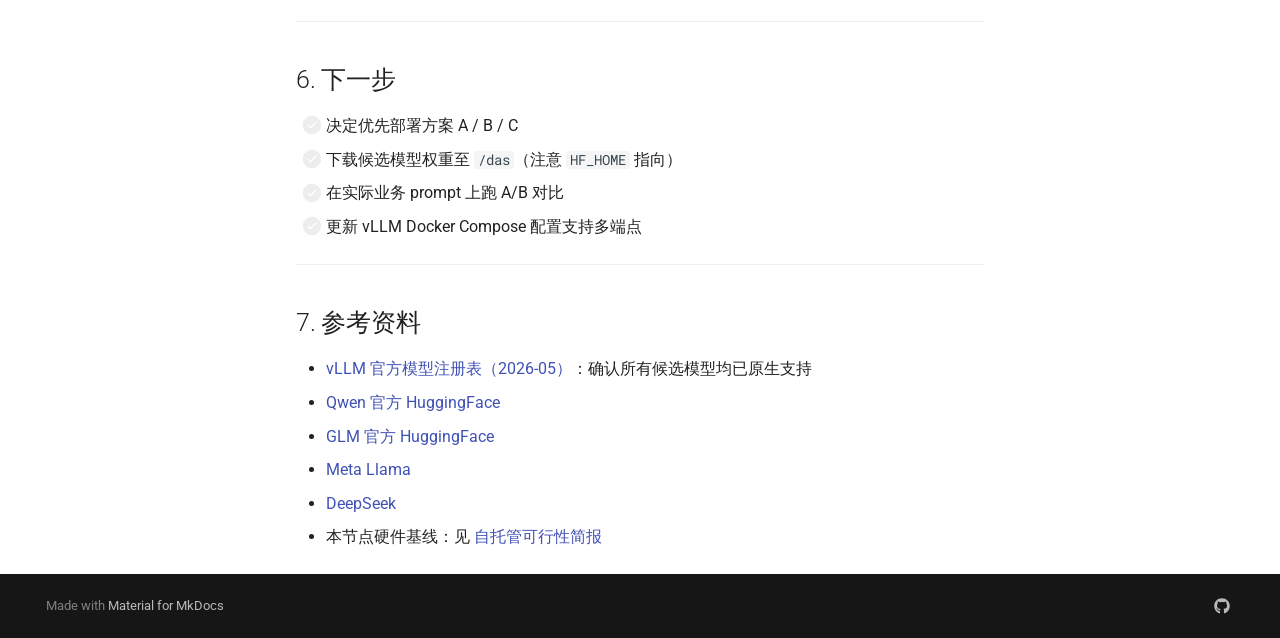
<file: projects/3_safety/llm-models/alternative-candidates/index.html>
<!DOCTYPE html><html lang="zh" class="no-js"><head>
    
      <meta charset="utf-8">
      <meta name="viewport" content="width=device-width,initial-scale=1">
      
        <meta name="description" content="Multi-project management hub with automated reporting">
      
      
      
        <link rel="canonical" href="https://hitjay.github.io/pulse/projects/3_safety/llm-models/alternative-candidates/">
      
      
      
      
        
      
      
      <link rel="icon" href="../../../../assets/images/favicon.png">
      <meta name="generator" content="mkdocs-1.6.1, mkdocs-material-9.8.1">
    
    
      
        <title>本地部署候选模型深度调研 - Pulse – Project Dashboard</title>
      
    
    
      <link rel="stylesheet" href="../../../../assets/stylesheets/main.57a0d79d.min.css">
      
        
        <link rel="stylesheet" href="../../../../assets/stylesheets/palette.fb2fffe2.min.css">
      
      


    
    
      
    
    
      
        
        
        <link rel="preconnect" href="https://fonts.gstatic.com" crossorigin="">
        <link rel="stylesheet" href="https://fonts.googleapis.com/css?family=Roboto:300,300i,400,400i,700,700i%7CRoboto+Mono:400,400i,700,700i&amp;display=fallback">
        <style>:root{--md-text-font:"Roboto";--md-code-font:"Roboto Mono"}</style>
      
    
    
    <script>__md_scope=new URL("../../../..",location),__md_hash=e=>[...e].reduce(((e,_)=>(e<<5)-e+_.charCodeAt(0)),0),__md_get=(e,_=localStorage,t=__md_scope)=>JSON.parse(_.getItem(t.pathname+"."+e)),__md_set=(e,_,t=localStorage,a=__md_scope)=>{try{t.setItem(a.pathname+"."+e,JSON.stringify(_))}catch(e){}}</script>
    
      

    
    
  <link href="../../../../assets/stylesheets/glightbox.min.css" rel="stylesheet"><script src="../../../../assets/javascripts/glightbox.min.js"></script><style id="glightbox-style">
            html.glightbox-open { overflow: initial; height: 100%; }
            .gslide-title { margin-top: 0px; user-select: text; }
            .gslide-desc { color: #666; user-select: text; }
            .gslide-image img { background: white; }
            .gscrollbar-fixer { padding-right: 15px; }
            .gdesc-inner { font-size: 0.75rem; }
            body[data-md-color-scheme="slate"] .gdesc-inner { background: var(--md-default-bg-color); }
            body[data-md-color-scheme="slate"] .gslide-title { color: var(--md-default-fg-color); }
            body[data-md-color-scheme="slate"] .gslide-desc { color: var(--md-default-fg-color); }
        </style></head>
  
  
    
    
      
    
    
    
    
    <body dir="ltr" data-md-color-scheme="default" data-md-color-primary="indigo" data-md-color-accent="teal">
  
    
    <input class="md-toggle" data-md-toggle="drawer" type="checkbox" id="__drawer" autocomplete="off">
    <input class="md-toggle" data-md-toggle="search" type="checkbox" id="__search" autocomplete="off">
    <label class="md-overlay" for="__drawer"></label>
    <div data-md-component="skip">
      
        
        <a href="#_1" class="md-skip">
          跳转至
        </a>
      
    </div>
    <div data-md-component="announce">
      
    </div>
    
    
      

<header class="md-header" data-md-component="header">
  <nav class="md-header__inner md-grid" aria-label="页眉">
    <a href="../../../.." title="Pulse – Project Dashboard" class="md-header__button md-logo" aria-label="Pulse – Project Dashboard" data-md-component="logo">
      
  
  <svg xmlns="http://www.w3.org/2000/svg" viewBox="0 0 24 24"><path d="M12 8a3 3 0 0 0 3-3 3 3 0 0 0-3-3 3 3 0 0 0-3 3 3 3 0 0 0 3 3m0 3.54C9.64 9.35 6.5 8 3 8v11c3.5 0 6.64 1.35 9 3.54 2.36-2.19 5.5-3.54 9-3.54V8c-3.5 0-6.64 1.35-9 3.54"></path></svg>

    </a>
    <label class="md-header__button md-icon" for="__drawer">
      
      <svg xmlns="http://www.w3.org/2000/svg" viewBox="0 0 24 24"><path d="M3 6h18v2H3zm0 5h18v2H3zm0 5h18v2H3z"></path></svg>
    </label>
    <div class="md-header__title" data-md-component="header-title">
      <div class="md-header__ellipsis">
        <div class="md-header__topic">
          <span class="md-ellipsis">
            Pulse – Project Dashboard
          </span>
        </div>
        <div class="md-header__topic" data-md-component="header-topic">
          <span class="md-ellipsis">
            
              本地部署候选模型深度调研
            
          </span>
        </div>
      </div>
    </div>
    
      
        <form class="md-header__option" data-md-component="palette">
  
    
    
    
    <input class="md-option" data-md-color-media="(prefers-color-scheme: light)" data-md-color-scheme="default" data-md-color-primary="indigo" data-md-color-accent="teal" aria-label="切换到暗色模式" type="radio" name="__palette" id="__palette_0">
    
      <label class="md-header__button md-icon" title="切换到暗色模式" for="__palette_1" hidden="">
        <svg xmlns="http://www.w3.org/2000/svg" viewBox="0 0 24 24"><path d="M12 8a4 4 0 0 0-4 4 4 4 0 0 0 4 4 4 4 0 0 0 4-4 4 4 0 0 0-4-4m0 10a6 6 0 0 1-6-6 6 6 0 0 1 6-6 6 6 0 0 1 6 6 6 6 0 0 1-6 6m8-9.31V4h-4.69L12 .69 8.69 4H4v4.69L.69 12 4 15.31V20h4.69L12 23.31 15.31 20H20v-4.69L23.31 12z"></path></svg>
      </label>
    
  
    
    
    
    <input class="md-option" data-md-color-media="(prefers-color-scheme: dark)" data-md-color-scheme="slate" data-md-color-primary="indigo" data-md-color-accent="teal" aria-label="切换到亮色模式" type="radio" name="__palette" id="__palette_1">
    
      <label class="md-header__button md-icon" title="切换到亮色模式" for="__palette_0" hidden="">
        <svg xmlns="http://www.w3.org/2000/svg" viewBox="0 0 24 24"><path d="M12 18c-.89 0-1.74-.2-2.5-.55C11.56 16.5 13 14.42 13 12s-1.44-4.5-3.5-5.45C10.26 6.2 11.11 6 12 6a6 6 0 0 1 6 6 6 6 0 0 1-6 6m8-9.31V4h-4.69L12 .69 8.69 4H4v4.69L.69 12 4 15.31V20h4.69L12 23.31 15.31 20H20v-4.69L23.31 12z"></path></svg>
      </label>
    
  
</form>
      
    
    
      <script>var palette=__md_get("__palette");if(palette&&palette.color){if("(prefers-color-scheme)"===palette.color.media){var media=matchMedia("(prefers-color-scheme: light)"),input=document.querySelector(media.matches?"[data-md-color-media='(prefers-color-scheme: light)']":"[data-md-color-media='(prefers-color-scheme: dark)']");palette.color.media=input.getAttribute("data-md-color-media"),palette.color.scheme=input.getAttribute("data-md-color-scheme"),palette.color.primary=input.getAttribute("data-md-color-primary"),palette.color.accent=input.getAttribute("data-md-color-accent")}for(var[key,value]of Object.entries(palette.color))document.body.setAttribute("data-md-color-"+key,value)}</script>
    
    
    
      
      
        <label class="md-header__button md-icon" for="__search">
          
          <svg xmlns="http://www.w3.org/2000/svg" viewBox="0 0 24 24"><path d="M9.5 3A6.5 6.5 0 0 1 16 9.5c0 1.61-.59 3.09-1.56 4.23l.27.27h.79l5 5-1.5 1.5-5-5v-.79l-.27-.27A6.52 6.52 0 0 1 9.5 16 6.5 6.5 0 0 1 3 9.5 6.5 6.5 0 0 1 9.5 3m0 2C7 5 5 7 5 9.5S7 14 9.5 14 14 12 14 9.5 12 5 9.5 5"></path></svg>
        </label>
        <div class="md-search" data-md-component="search" role="dialog">
  <label class="md-search__overlay" for="__search"></label>
  <div class="md-search__inner" role="search">
    <form class="md-search__form" name="search">
      <input type="text" class="md-search__input" name="query" aria-label="搜索" placeholder="搜索" autocapitalize="off" autocorrect="off" autocomplete="off" spellcheck="false" data-md-component="search-query" required="">
      <label class="md-search__icon md-icon" for="__search">
        
        <svg xmlns="http://www.w3.org/2000/svg" viewBox="0 0 24 24"><path d="M9.5 3A6.5 6.5 0 0 1 16 9.5c0 1.61-.59 3.09-1.56 4.23l.27.27h.79l5 5-1.5 1.5-5-5v-.79l-.27-.27A6.52 6.52 0 0 1 9.5 16 6.5 6.5 0 0 1 3 9.5 6.5 6.5 0 0 1 9.5 3m0 2C7 5 5 7 5 9.5S7 14 9.5 14 14 12 14 9.5 12 5 9.5 5"></path></svg>
        
        <svg xmlns="http://www.w3.org/2000/svg" viewBox="0 0 24 24"><path d="M20 11v2H8l5.5 5.5-1.42 1.42L4.16 12l7.92-7.92L13.5 5.5 8 11z"></path></svg>
      </label>
      <nav class="md-search__options" aria-label="查找">
        
        <button type="reset" class="md-search__icon md-icon" title="清空当前内容" aria-label="清空当前内容" tabindex="-1">
          
          <svg xmlns="http://www.w3.org/2000/svg" viewBox="0 0 24 24"><path d="M19 6.41 17.59 5 12 10.59 6.41 5 5 6.41 10.59 12 5 17.59 6.41 19 12 13.41 17.59 19 19 17.59 13.41 12z"></path></svg>
        </button>
      </nav>
      
        <div class="md-search__suggest" data-md-component="search-suggest"></div>
      
    </form>
    <div class="md-search__output">
      <div class="md-search__scrollwrap" tabindex="0" data-md-scrollfix="">
        <div class="md-search-result" data-md-component="search-result">
          <div class="md-search-result__meta">
            正在初始化搜索引擎
          </div>
          <ol class="md-search-result__list" role="presentation"></ol>
        </div>
      </div>
    </div>
  </div>
</div>
      
    
    
      <div class="md-header__source">
        <a href="https://github.com/HitJay/pulse" title="前往仓库" class="md-source" data-md-component="source">
  <div class="md-source__icon md-icon">
    
    <svg xmlns="http://www.w3.org/2000/svg" viewBox="0 0 512 512"><!--! Font Awesome Free 7.1.0 by @fontawesome - https://fontawesome.com License - https://fontawesome.com/license/free (Icons: CC BY 4.0, Fonts: SIL OFL 1.1, Code: MIT License) Copyright 2025 Fonticons, Inc.--><path d="M173.9 397.4c0 2-2.3 3.6-5.2 3.6-3.3.3-5.6-1.3-5.6-3.6 0-2 2.3-3.6 5.2-3.6 3-.3 5.6 1.3 5.6 3.6m-31.1-4.5c-.7 2 1.3 4.3 4.3 4.9 2.6 1 5.6 0 6.2-2s-1.3-4.3-4.3-5.2c-2.6-.7-5.5.3-6.2 2.3m44.2-1.7c-2.9.7-4.9 2.6-4.6 4.9.3 2 2.9 3.3 5.9 2.6 2.9-.7 4.9-2.6 4.6-4.6-.3-1.9-3-3.2-5.9-2.9M252.8 8C114.1 8 8 113.3 8 252c0 110.9 69.8 205.8 169.5 239.2 12.8 2.3 17.3-5.6 17.3-12.1 0-6.2-.3-40.4-.3-61.4 0 0-70 15-84.7-29.8 0 0-11.4-29.1-27.8-36.6 0 0-22.9-15.7 1.6-15.4 0 0 24.9 2 38.6 25.8 21.9 38.6 58.6 27.5 72.9 20.9 2.3-16 8.8-27.1 16-33.7-55.9-6.2-112.3-14.3-112.3-110.5 0-27.5 7.6-41.3 23.6-58.9-2.6-6.5-11.1-33.3 2.6-67.9 20.9-6.5 69 27 69 27 20-5.6 41.5-8.5 62.8-8.5s42.8 2.9 62.8 8.5c0 0 48.1-33.6 69-27 13.7 34.7 5.2 61.4 2.6 67.9 16 17.7 25.8 31.5 25.8 58.9 0 96.5-58.9 104.2-114.8 110.5 9.2 7.9 17 22.9 17 46.4 0 33.7-.3 75.4-.3 83.6 0 6.5 4.6 14.4 17.3 12.1C436.2 457.8 504 362.9 504 252 504 113.3 391.5 8 252.8 8M105.2 352.9c-1.3 1-1 3.3.7 5.2 1.6 1.6 3.9 2.3 5.2 1 1.3-1 1-3.3-.7-5.2-1.6-1.6-3.9-2.3-5.2-1m-10.8-8.1c-.7 1.3.3 2.9 2.3 3.9 1.6 1 3.6.7 4.3-.7.7-1.3-.3-2.9-2.3-3.9-2-.6-3.6-.3-4.3.7m32.4 35.6c-1.6 1.3-1 4.3 1.3 6.2 2.3 2.3 5.2 2.6 6.5 1 1.3-1.3.7-4.3-1.3-6.2-2.2-2.3-5.2-2.6-6.5-1m-11.4-14.7c-1.6 1-1.6 3.6 0 5.9s4.3 3.3 5.6 2.3c1.6-1.3 1.6-3.9 0-6.2-1.4-2.3-4-3.3-5.6-2"></path></svg>
  </div>
  <div class="md-source__repository">
    HitJay/pulse
  </div>
</a>
      </div>
    
  </nav>
  
</header>
    
    <div class="md-container" data-md-component="container">
      
      
        
          
            
<nav class="md-tabs" aria-label="标签" data-md-component="tabs">
  <div class="md-grid">
    <ul class="md-tabs__list">
      
        
  
  
  
  
    <li class="md-tabs__item">
      <a href="../../../.." class="md-tabs__link">
        
  
  
    
  
  🏠 总览

      </a>
    </li>
  

      
        
  
  
  
  
    
    
      <li class="md-tabs__item">
        <a href="../../../" class="md-tabs__link">
          
  
  
  📂 项目

        </a>
      </li>
    
  

      
        
  
  
  
  
    
    
      <li class="md-tabs__item">
        <a href="../../../../reports/weekly/" class="md-tabs__link">
          
  
  
  📋 周报

        </a>
      </li>
    
  

      
        
  
  
  
  
    
    
      <li class="md-tabs__item">
        <a href="../../../../reports/monthly/" class="md-tabs__link">
          
  
  
  📊 月报

        </a>
      </li>
    
  

      
        
  
  
  
  
    
    
      <li class="md-tabs__item">
        <a href="../../../../reports/quarterly/" class="md-tabs__link">
          
  
  
  📈 季报

        </a>
      </li>
    
  

      
    </ul>
  </div>
</nav>
          
        
      
      <main class="md-main" data-md-component="main">
        <div class="md-main__inner md-grid">
          
            
              
              <div class="md-sidebar md-sidebar--primary" data-md-component="sidebar" data-md-type="navigation">
                <div class="md-sidebar__scrollwrap">
                  <div class="md-sidebar__inner">
                    


  


<nav class="md-nav md-nav--primary md-nav--lifted" aria-label="导航栏" data-md-level="0">
  <label class="md-nav__title" for="__drawer">
    <a href="../../../.." title="Pulse – Project Dashboard" class="md-nav__button md-logo" aria-label="Pulse – Project Dashboard" data-md-component="logo">
      
  
  <svg xmlns="http://www.w3.org/2000/svg" viewBox="0 0 24 24"><path d="M12 8a3 3 0 0 0 3-3 3 3 0 0 0-3-3 3 3 0 0 0-3 3 3 3 0 0 0 3 3m0 3.54C9.64 9.35 6.5 8 3 8v11c3.5 0 6.64 1.35 9 3.54 2.36-2.19 5.5-3.54 9-3.54V8c-3.5 0-6.64 1.35-9 3.54"></path></svg>

    </a>
    Pulse – Project Dashboard
  </label>
  
    <div class="md-nav__source">
      <a href="https://github.com/HitJay/pulse" title="前往仓库" class="md-source" data-md-component="source">
  <div class="md-source__icon md-icon">
    
    <svg xmlns="http://www.w3.org/2000/svg" viewBox="0 0 512 512"><!--! Font Awesome Free 7.1.0 by @fontawesome - https://fontawesome.com License - https://fontawesome.com/license/free (Icons: CC BY 4.0, Fonts: SIL OFL 1.1, Code: MIT License) Copyright 2025 Fonticons, Inc.--><path d="M173.9 397.4c0 2-2.3 3.6-5.2 3.6-3.3.3-5.6-1.3-5.6-3.6 0-2 2.3-3.6 5.2-3.6 3-.3 5.6 1.3 5.6 3.6m-31.1-4.5c-.7 2 1.3 4.3 4.3 4.9 2.6 1 5.6 0 6.2-2s-1.3-4.3-4.3-5.2c-2.6-.7-5.5.3-6.2 2.3m44.2-1.7c-2.9.7-4.9 2.6-4.6 4.9.3 2 2.9 3.3 5.9 2.6 2.9-.7 4.9-2.6 4.6-4.6-.3-1.9-3-3.2-5.9-2.9M252.8 8C114.1 8 8 113.3 8 252c0 110.9 69.8 205.8 169.5 239.2 12.8 2.3 17.3-5.6 17.3-12.1 0-6.2-.3-40.4-.3-61.4 0 0-70 15-84.7-29.8 0 0-11.4-29.1-27.8-36.6 0 0-22.9-15.7 1.6-15.4 0 0 24.9 2 38.6 25.8 21.9 38.6 58.6 27.5 72.9 20.9 2.3-16 8.8-27.1 16-33.7-55.9-6.2-112.3-14.3-112.3-110.5 0-27.5 7.6-41.3 23.6-58.9-2.6-6.5-11.1-33.3 2.6-67.9 20.9-6.5 69 27 69 27 20-5.6 41.5-8.5 62.8-8.5s42.8 2.9 62.8 8.5c0 0 48.1-33.6 69-27 13.7 34.7 5.2 61.4 2.6 67.9 16 17.7 25.8 31.5 25.8 58.9 0 96.5-58.9 104.2-114.8 110.5 9.2 7.9 17 22.9 17 46.4 0 33.7-.3 75.4-.3 83.6 0 6.5 4.6 14.4 17.3 12.1C436.2 457.8 504 362.9 504 252 504 113.3 391.5 8 252.8 8M105.2 352.9c-1.3 1-1 3.3.7 5.2 1.6 1.6 3.9 2.3 5.2 1 1.3-1 1-3.3-.7-5.2-1.6-1.6-3.9-2.3-5.2-1m-10.8-8.1c-.7 1.3.3 2.9 2.3 3.9 1.6 1 3.6.7 4.3-.7.7-1.3-.3-2.9-2.3-3.9-2-.6-3.6-.3-4.3.7m32.4 35.6c-1.6 1.3-1 4.3 1.3 6.2 2.3 2.3 5.2 2.6 6.5 1 1.3-1.3.7-4.3-1.3-6.2-2.2-2.3-5.2-2.6-6.5-1m-11.4-14.7c-1.6 1-1.6 3.6 0 5.9s4.3 3.3 5.6 2.3c1.6-1.3 1.6-3.9 0-6.2-1.4-2.3-4-3.3-5.6-2"></path></svg>
  </div>
  <div class="md-source__repository">
    HitJay/pulse
  </div>
</a>
    </div>
  
  <ul class="md-nav__list" data-md-scrollfix="">
    
      
      
  
  
  
  
    <li class="md-nav__item">
      <a href="../../../.." class="md-nav__link">
        
  
  
  <span class="md-ellipsis">
    
  
    🏠 总览
  

    
  </span>
  
  

      </a>
    </li>
  

    
      
      
  
  
  
  
    
    
    
    
      
      
        
      
    
    
    <li class="md-nav__item md-nav__item--nested">
      
        
        
          
        
        <input class="md-nav__toggle md-toggle md-toggle--indeterminate" type="checkbox" id="__nav_2">
        
          
          <label class="md-nav__link" for="__nav_2" id="__nav_2_label" tabindex="0">
            
  
  
  <span class="md-ellipsis">
    
  
    📂 项目
  

    
  </span>
  
  

            <span class="md-nav__icon md-icon"></span>
          </label>
        
        <nav class="md-nav" data-md-level="1" aria-labelledby="__nav_2_label" aria-expanded="false">
          <label class="md-nav__title" for="__nav_2">
            <span class="md-nav__icon md-icon"></span>
            
  
    📂 项目
  

          </label>
          <ul class="md-nav__list" data-md-scrollfix="">
            
              
                
  
  
  
  
    <li class="md-nav__item">
      <a href="../../../" class="md-nav__link">
        
  
  
  <span class="md-ellipsis">
    
  
    项目列表
  

    
  </span>
  
  

      </a>
    </li>
  

              
            
              
                
  
  
  
  
    <li class="md-nav__item">
      <a href="../../" class="md-nav__link">
        
  
  
  <span class="md-ellipsis">
    
  
    3_safety (安全性评估)
  

    
  </span>
  
  

      </a>
    </li>
  

              
            
              
                
  
  
  
  
    <li class="md-nav__item">
      <a href="../../../druggability/" class="md-nav__link">
        
  
  
  <span class="md-ellipsis">
    
  
    druggability (成药性评估)
  

    
  </span>
  
  

      </a>
    </li>
  

              
            
          </ul>
        </nav>
      
    </li>
  

    
      
      
  
  
  
  
    
    
    
    
      
      
        
      
    
    
    <li class="md-nav__item md-nav__item--nested">
      
        
        
          
        
        <input class="md-nav__toggle md-toggle md-toggle--indeterminate" type="checkbox" id="__nav_3">
        
          
          <label class="md-nav__link" for="__nav_3" id="__nav_3_label" tabindex="0">
            
  
  
  <span class="md-ellipsis">
    
  
    📋 周报
  

    
  </span>
  
  

            <span class="md-nav__icon md-icon"></span>
          </label>
        
        <nav class="md-nav" data-md-level="1" aria-labelledby="__nav_3_label" aria-expanded="false">
          <label class="md-nav__title" for="__nav_3">
            <span class="md-nav__icon md-icon"></span>
            
  
    📋 周报
  

          </label>
          <ul class="md-nav__list" data-md-scrollfix="">
            
              
                
  
  
  
  
    <li class="md-nav__item">
      <a href="../../../../reports/weekly/" class="md-nav__link">
        
  
  
  <span class="md-ellipsis">
    
  
    周报归档
  

    
  </span>
  
  

      </a>
    </li>
  

              
            
          </ul>
        </nav>
      
    </li>
  

    
      
      
  
  
  
  
    
    
    
    
      
      
        
      
    
    
    <li class="md-nav__item md-nav__item--nested">
      
        
        
          
        
        <input class="md-nav__toggle md-toggle md-toggle--indeterminate" type="checkbox" id="__nav_4">
        
          
          <label class="md-nav__link" for="__nav_4" id="__nav_4_label" tabindex="0">
            
  
  
  <span class="md-ellipsis">
    
  
    📊 月报
  

    
  </span>
  
  

            <span class="md-nav__icon md-icon"></span>
          </label>
        
        <nav class="md-nav" data-md-level="1" aria-labelledby="__nav_4_label" aria-expanded="false">
          <label class="md-nav__title" for="__nav_4">
            <span class="md-nav__icon md-icon"></span>
            
  
    📊 月报
  

          </label>
          <ul class="md-nav__list" data-md-scrollfix="">
            
              
                
  
  
  
  
    <li class="md-nav__item">
      <a href="../../../../reports/monthly/" class="md-nav__link">
        
  
  
  <span class="md-ellipsis">
    
  
    月报归档
  

    
  </span>
  
  

      </a>
    </li>
  

              
            
          </ul>
        </nav>
      
    </li>
  

    
      
      
  
  
  
  
    
    
    
    
      
      
        
      
    
    
    <li class="md-nav__item md-nav__item--nested">
      
        
        
          
        
        <input class="md-nav__toggle md-toggle md-toggle--indeterminate" type="checkbox" id="__nav_5">
        
          
          <label class="md-nav__link" for="__nav_5" id="__nav_5_label" tabindex="0">
            
  
  
  <span class="md-ellipsis">
    
  
    📈 季报
  

    
  </span>
  
  

            <span class="md-nav__icon md-icon"></span>
          </label>
        
        <nav class="md-nav" data-md-level="1" aria-labelledby="__nav_5_label" aria-expanded="false">
          <label class="md-nav__title" for="__nav_5">
            <span class="md-nav__icon md-icon"></span>
            
  
    📈 季报
  

          </label>
          <ul class="md-nav__list" data-md-scrollfix="">
            
              
                
  
  
  
  
    <li class="md-nav__item">
      <a href="../../../../reports/quarterly/" class="md-nav__link">
        
  
  
  <span class="md-ellipsis">
    
  
    季报归档
  

    
  </span>
  
  

      </a>
    </li>
  

              
            
          </ul>
        </nav>
      
    </li>
  

    
  </ul>
</nav>
                  </div>
                </div>
              </div>
            
            
              
              <div class="md-sidebar md-sidebar--secondary" data-md-component="sidebar" data-md-type="toc">
                <div class="md-sidebar__scrollwrap">
                  <div class="md-sidebar__inner">
                    

<nav class="md-nav md-nav--secondary" aria-label="目录">
  
  
  
    
  
  
    <label class="md-nav__title" for="__toc">
      <span class="md-nav__icon md-icon"></span>
      目录
    </label>
    <ul class="md-nav__list" data-md-component="toc" data-md-scrollfix="">
      
        <li class="md-nav__item">
  <a href="#1" class="md-nav__link">
    <span class="md-ellipsis">
      
        1. 硬件约束速查
      
    </span>
  </a>
  
</li>
      
        <li class="md-nav__item">
  <a href="#2" class="md-nav__link">
    <span class="md-ellipsis">
      
        2. 筛选标准
      
    </span>
  </a>
  
</li>
      
        <li class="md-nav__item">
  <a href="#3" class="md-nav__link">
    <span class="md-ellipsis">
      
        3. 候选矩阵
      
    </span>
  </a>
  
    <nav class="md-nav" aria-label="3. 候选矩阵">
      <ul class="md-nav__list">
        
          <li class="md-nav__item">
  <a href="#31" class="md-nav__link">
    <span class="md-ellipsis">
      
        3.1 通用 — 更大容量
      
    </span>
  </a>
  
</li>
        
          <li class="md-nav__item">
  <a href="#32-moe" class="md-nav__link">
    <span class="md-ellipsis">
      
        3.2 MoE 高效 — 高天花板低推理成本
      
    </span>
  </a>
  
</li>
        
          <li class="md-nav__item">
  <a href="#33-agents" class="md-nav__link">
    <span class="md-ellipsis">
      
        3.3 推理 / 数学 / Agents
      
    </span>
  </a>
  
</li>
        
          <li class="md-nav__item">
  <a href="#34" class="md-nav__link">
    <span class="md-ellipsis">
      
        3.4 编码专用
      
    </span>
  </a>
  
</li>
        
          <li class="md-nav__item">
  <a href="#35" class="md-nav__link">
    <span class="md-ellipsis">
      
        3.5 多模态 / 视觉
      
    </span>
  </a>
  
</li>
        
          <li class="md-nav__item">
  <a href="#36" class="md-nav__link">
    <span class="md-ellipsis">
      
        3.6 长上下文
      
    </span>
  </a>
  
</li>
        
      </ul>
    </nav>
  
</li>
      
        <li class="md-nav__item">
  <a href="#4" class="md-nav__link">
    <span class="md-ellipsis">
      
        4. 不推荐在本节点部署的模型
      
    </span>
  </a>
  
</li>
      
        <li class="md-nav__item">
  <a href="#5" class="md-nav__link">
    <span class="md-ellipsis">
      
        5. 推荐部署方案
      
    </span>
  </a>
  
    <nav class="md-nav" aria-label="5. 推荐部署方案">
      <ul class="md-nav__list">
        
          <li class="md-nav__item">
  <a href="#a" class="md-nav__link">
    <span class="md-ellipsis">
      
        方案 A：三端点阵容（推荐）
      
    </span>
  </a>
  
</li>
        
          <li class="md-nav__item">
  <a href="#b" class="md-nav__link">
    <span class="md-ellipsis">
      
        方案 B：通用 + 大模型
      
    </span>
  </a>
  
</li>
        
          <li class="md-nav__item">
  <a href="#cmoe" class="md-nav__link">
    <span class="md-ellipsis">
      
        方案 C：MoE 替代默认
      
    </span>
  </a>
  
</li>
        
      </ul>
    </nav>
  
</li>
      
        <li class="md-nav__item">
  <a href="#6" class="md-nav__link">
    <span class="md-ellipsis">
      
        6. 下一步
      
    </span>
  </a>
  
</li>
      
        <li class="md-nav__item">
  <a href="#7" class="md-nav__link">
    <span class="md-ellipsis">
      
        7. 参考资料
      
    </span>
  </a>
  
</li>
      
    </ul>
  
</nav>
                  </div>
                </div>
              </div>
            
          
          
            <div class="md-content" data-md-component="content">
              
              <article class="md-content__inner md-typeset">
                
                  


  
  


<h1 id="_1">本地部署候选模型深度调研<a class="headerlink" href="#_1" title="Permanent link">¶</a></h1>
<p><strong>日期</strong>：2026-05-11<br>
<strong>基准</strong>：Qwen3.5-32B 已在 8×A100-40GB 节点部署成功，本文档调研同硬件下其他值得部署的开源模型。</p>
<hr>
<h2 id="1">1. 硬件约束速查<a class="headerlink" href="#1" title="Permanent link">¶</a></h2>
<table>
<thead>
<tr>
<th>资源</th>
<th>规格</th>
<th>关键限制</th>
</tr>
</thead>
<tbody>
<tr>
<td>GPU</td>
<td>8 × A100-SXM4-40GB（320 GB VRAM）</td>
<td>Ampere，<strong>无原生 FP8</strong></td>
</tr>
<tr>
<td>CPU</td>
<td>2 × AMD EPYC 7H12（256 线程）</td>
<td>—</td>
</tr>
<tr>
<td>RAM</td>
<td>2.0 TiB</td>
<td>可支持 CPU offload</td>
</tr>
<tr>
<td>存储</td>
<td><code>/home</code> ~40 GB · <code>/data</code> ~654 GB</td>
<td>下载前须 <code>export HF_HOME=/das/…</code></td>
</tr>
<tr>
<td>推理栈</td>
<td>vLLM OpenAI-compatible Docker</td>
<td>已稳定运行</td>
</tr>
</tbody>
</table>
<p><strong>量化策略</strong>：仅使用 BF16 / AWQ-INT4 / GPTQ-INT4。避开 FP8-only checkpoint（A100 需 Marlin 反量化，吞吐显著下降）。</p>
<hr>
<h2 id="2">2. 筛选标准<a class="headerlink" href="#2" title="Permanent link">¶</a></h2>
<ol>
<li><strong>装得下</strong>：BF16 或 INT4 量化后权重 + KV cache 可放入 320 GB VRAM</li>
<li><strong>跑得动</strong>：vLLM 已原生支持该架构（参考 2026-05 vLLM 模型注册表）</li>
<li><strong>用得上</strong>：与 Qwen3.5-32B 在用途上有差异化（更大通用 / 推理 / 编码 / 多模态 / 长上下文）</li>
<li><strong>不是 FP8-only</strong>：排除仅提供 FP8 checkpoint、无 BF16/INT4 变体的模型</li>
</ol>
<hr>
<h2 id="3">3. 候选矩阵<a class="headerlink" href="#3" title="Permanent link">¶</a></h2>
<h3 id="31">3.1 通用 — 更大容量<a class="headerlink" href="#31" title="Permanent link">¶</a></h3>
<table>
<thead>
<tr>
<th>模型</th>
<th>参数量</th>
<th>BF16 显存</th>
<th>INT4 显存</th>
<th>TP 配置</th>
<th>亮点</th>
</tr>
</thead>
<tbody>
<tr>
<td><strong>Llama-3.3-70B-Instruct</strong></td>
<td>70B dense</td>
<td>~140 GB</td>
<td>~40 GB</td>
<td>TP=8 (BF16) / TP=4 (INT4)</td>
<td>英文最强开源 dense，function calling 成熟，非 Qwen 系避免单一供应商</td>
</tr>
</tbody>
</table>
<p><strong>vLLM 启动命令</strong>：</p>
<div class="highlight"><pre><span></span><code><a id="__codelineno-0-1" name="__codelineno-0-1" href="#__codelineno-0-1"></a>vllm<span class="w"> </span>serve<span class="w"> </span>meta-llama/Llama-3.3-70B-Instruct-AWQ<span class="w"> </span><span class="se">\</span>
<a id="__codelineno-0-2" name="__codelineno-0-2" href="#__codelineno-0-2"></a><span class="w">  </span>--tensor-parallel-size<span class="w"> </span><span class="m">4</span><span class="w"> </span><span class="se">\</span>
<a id="__codelineno-0-3" name="__codelineno-0-3" href="#__codelineno-0-3"></a><span class="w">  </span>--max-model-len<span class="w"> </span><span class="m">131072</span><span class="w"> </span><span class="se">\</span>
<a id="__codelineno-0-4" name="__codelineno-0-4" href="#__codelineno-0-4"></a><span class="w">  </span>--tool-call-parser<span class="w"> </span>llama3_json<span class="w"> </span><span class="se">\</span>
<a id="__codelineno-0-5" name="__codelineno-0-5" href="#__codelineno-0-5"></a><span class="w">  </span>--enable-auto-tool-choice
</code></pre></div>
<p><strong>vs Qwen3.5-32B</strong>：英文 &amp; agentic / tool-use 场景更强；中文略弱；70B 在推理质量上有明显优势。适合作为"大号通用"端点并存。</p>
<hr>
<h3 id="32-moe">3.2 MoE 高效 — 高天花板低推理成本<a class="headerlink" href="#32-moe" title="Permanent link">¶</a></h3>
<table>
<thead>
<tr>
<th>模型</th>
<th>总参数 / 活跃</th>
<th>BF16 显存</th>
<th>INT4 显存</th>
<th>TP 配置</th>
<th>亮点</th>
</tr>
</thead>
<tbody>
<tr>
<td><strong>GLM-4.6-Air</strong></td>
<td>~106B / 12B active</td>
<td>~210 GB</td>
<td>~55 GB</td>
<td>TP=8 (BF16 紧) / TP=4 (INT4)</td>
<td>清华智谱最新旗舰 MoE，vLLM 支持 MTP 推测解码，中英双语均强</td>
</tr>
</tbody>
</table>
<p><strong>vLLM 启动命令</strong>：</p>
<div class="highlight"><pre><span></span><code><a id="__codelineno-1-1" name="__codelineno-1-1" href="#__codelineno-1-1"></a>vllm<span class="w"> </span>serve<span class="w"> </span>THUDM/GLM-4.6-Air-AWQ<span class="w"> </span><span class="se">\</span>
<a id="__codelineno-1-2" name="__codelineno-1-2" href="#__codelineno-1-2"></a><span class="w">  </span>--tensor-parallel-size<span class="w"> </span><span class="m">4</span><span class="w"> </span><span class="se">\</span>
<a id="__codelineno-1-3" name="__codelineno-1-3" href="#__codelineno-1-3"></a><span class="w">  </span>--max-model-len<span class="w"> </span><span class="m">131072</span>
</code></pre></div>
<p><strong>vs Qwen3.5-32B</strong>：MoE 架构意味着 12B active 推理速度接近小模型，但总知识容量远超 32B dense。建议与 Qwen3.5-32B 做 head-to-head 实测后再决定是否替换为默认。</p>
<hr>
<h3 id="33-agents">3.3 推理 / 数学 / Agents<a class="headerlink" href="#33-agents" title="Permanent link">¶</a></h3>
<table>
<thead>
<tr>
<th>模型</th>
<th>参数量</th>
<th>BF16 显存</th>
<th>亮点</th>
</tr>
</thead>
<tbody>
<tr>
<td><strong>DeepSeek-R1-Distill-Qwen-32B</strong></td>
<td>32B dense</td>
<td>~64 GB</td>
<td>长链推理（CoT）最佳同尺寸模型，与 Qwen3.5-32B 同 footprint 可热切换</td>
</tr>
</tbody>
</table>
<p><strong>vLLM 启动命令</strong>：</p>
<div class="highlight"><pre><span></span><code><a id="__codelineno-2-1" name="__codelineno-2-1" href="#__codelineno-2-1"></a>vllm<span class="w"> </span>serve<span class="w"> </span>deepseek-ai/DeepSeek-R1-Distill-Qwen-32B<span class="w"> </span><span class="se">\</span>
<a id="__codelineno-2-2" name="__codelineno-2-2" href="#__codelineno-2-2"></a><span class="w">  </span>--tensor-parallel-size<span class="w"> </span><span class="m">4</span><span class="w"> </span><span class="se">\</span>
<a id="__codelineno-2-3" name="__codelineno-2-3" href="#__codelineno-2-3"></a><span class="w">  </span>--max-model-len<span class="w"> </span><span class="m">32768</span><span class="w"> </span><span class="se">\</span>
<a id="__codelineno-2-4" name="__codelineno-2-4" href="#__codelineno-2-4"></a><span class="w">  </span>--reasoning-parser<span class="w"> </span>deepseek_r1
</code></pre></div>
<p><strong>vs Qwen3.5-32B</strong>：纯推理 / 数学 / 逻辑场景明显更强；通用对话和指令跟随略弱。适合作为"推理专用"端点。</p>
<hr>
<h3 id="34">3.4 编码专用<a class="headerlink" href="#34" title="Permanent link">¶</a></h3>
<table>
<thead>
<tr>
<th>模型</th>
<th>总参数 / 活跃</th>
<th>BF16 显存</th>
<th>亮点</th>
</tr>
</thead>
<tbody>
<tr>
<td><strong>Qwen3-Coder-30B-A3B</strong></td>
<td>30B / 3B active</td>
<td>~60 GB</td>
<td>MoE 编码专家，开源编码排行榜领先，推理速度极快（3B active）</td>
</tr>
</tbody>
</table>
<p><strong>vLLM 启动命令</strong>：</p>
<div class="highlight"><pre><span></span><code><a id="__codelineno-3-1" name="__codelineno-3-1" href="#__codelineno-3-1"></a>vllm<span class="w"> </span>serve<span class="w"> </span>Qwen/Qwen3-Coder-30B-A3B-Instruct<span class="w"> </span><span class="se">\</span>
<a id="__codelineno-3-2" name="__codelineno-3-2" href="#__codelineno-3-2"></a><span class="w">  </span>--tensor-parallel-size<span class="w"> </span><span class="m">4</span><span class="w"> </span><span class="se">\</span>
<a id="__codelineno-3-3" name="__codelineno-3-3" href="#__codelineno-3-3"></a><span class="w">  </span>--max-model-len<span class="w"> </span><span class="m">131072</span>
</code></pre></div>
<p><strong>vs Qwen3.5-32B</strong>：代码生成、补全、review 等场景专精；通用问答不如 32B。适合与 IDE / Copilot 类前端对接。</p>
<hr>
<h3 id="35">3.5 多模态 / 视觉<a class="headerlink" href="#35" title="Permanent link">¶</a></h3>
<table>
<thead>
<tr>
<th>模型</th>
<th>参数量</th>
<th>BF16 显存</th>
<th>INT4 显存</th>
<th>亮点</th>
</tr>
</thead>
<tbody>
<tr>
<td><strong>Qwen3-VL-32B</strong></td>
<td>32B</td>
<td>~64 GB</td>
<td>~20 GB</td>
<td>沿用 Qwen 生态，图片/视频理解</td>
</tr>
<tr>
<td><strong>Qwen3-VL-72B (AWQ)</strong></td>
<td>72B</td>
<td>~144 GB</td>
<td>~40 GB</td>
<td>更强视觉理解</td>
</tr>
</tbody>
</table>
<p><strong>vLLM 启动命令</strong>（32B 为例）：</p>
<div class="highlight"><pre><span></span><code><a id="__codelineno-4-1" name="__codelineno-4-1" href="#__codelineno-4-1"></a>vllm<span class="w"> </span>serve<span class="w"> </span>Qwen/Qwen3-VL-32B-Instruct<span class="w"> </span><span class="se">\</span>
<a id="__codelineno-4-2" name="__codelineno-4-2" href="#__codelineno-4-2"></a><span class="w">  </span>--tensor-parallel-size<span class="w"> </span><span class="m">4</span><span class="w"> </span><span class="se">\</span>
<a id="__codelineno-4-3" name="__codelineno-4-3" href="#__codelineno-4-3"></a><span class="w">  </span>--max-model-len<span class="w"> </span><span class="m">32768</span>
</code></pre></div>
<p><strong>vs Qwen3.5-32B</strong>：Qwen3.5-32B 是纯文本模型，如需图片/PPT 截图理解能力则必须换用 VL 系列。</p>
<hr>
<h3 id="36">3.6 长上下文<a class="headerlink" href="#36" title="Permanent link">¶</a></h3>
<table>
<thead>
<tr>
<th>模型</th>
<th>总参数 / 活跃</th>
<th>上下文</th>
<th>显存</th>
<th>亮点</th>
</tr>
</thead>
<tbody>
<tr>
<td><strong>Qwen3.5-35B-A3B</strong></td>
<td>35B / 3B active</td>
<td>262K → ~1M</td>
<td>~74 GB BF16 / ~20 GB INT4</td>
<td>MoE + 视觉 + 超长上下文</td>
</tr>
<tr>
<td><strong>Kimi-Linear</strong></td>
<td>—</td>
<td>超长上下文</td>
<td>—</td>
<td>线性注意力，vLLM 已支持</td>
</tr>
</tbody>
</table>
<p>已在 <a href="../hosting-feasibility/">可行性简报</a> 中详细分析，此处不再展开。</p>
<hr>
<h2 id="4">4. 不推荐在本节点部署的模型<a class="headerlink" href="#4" title="Permanent link">¶</a></h2>
<table>
<thead>
<tr>
<th>模型</th>
<th>原因</th>
</tr>
</thead>
<tbody>
<tr>
<td>Llama-4 Maverick</td>
<td>MoE ~400B+，BF16 远超 320 GB；INT4 勉强但 KV cache 不足</td>
</tr>
<tr>
<td>Mistral-Large-3</td>
<td>~123B dense，BF16 ~246 GB TP=8 紧，且长上下文 KV cache 受限</td>
</tr>
<tr>
<td>MiniMax-M2（全精度）</td>
<td>参数量过大，BF16 不可行</td>
</tr>
<tr>
<td>DeepSeek-V3 / V3.1 / V4</td>
<td>V3/V3.1 671B FP8 ~670 GB 远超 VRAM；V4 无开源权重</td>
</tr>
<tr>
<td>所有 FP8-only checkpoint</td>
<td>A100 无原生 FP8，需 Marlin 反量化，吞吐损失 20-40%</td>
</tr>
</tbody>
</table>
<hr>
<h2 id="5">5. 推荐部署方案<a class="headerlink" href="#5" title="Permanent link">¶</a></h2>
<h3 id="a">方案 A：三端点阵容（推荐）<a class="headerlink" href="#a" title="Permanent link">¶</a></h3>
<div class="highlight"><pre><span></span><code><a id="__codelineno-5-1" name="__codelineno-5-1" href="#__codelineno-5-1"></a>端点 1 — 通用默认    → Qwen3.5-32B（已部署 ✅）
<a id="__codelineno-5-2" name="__codelineno-5-2" href="#__codelineno-5-2"></a>端点 2 — 编码专用    → Qwen3-Coder-30B-A3B
<a id="__codelineno-5-3" name="__codelineno-5-3" href="#__codelineno-5-3"></a>端点 3 — 推理专用    → DeepSeek-R1-Distill-Qwen-32B
</code></pre></div>
<p>三个模型均为 ~60-64 GB BF16，可按需切换（非同时）；或 INT4 量化后多模型并行。</p>
<h3 id="b">方案 B：通用 + 大模型<a class="headerlink" href="#b" title="Permanent link">¶</a></h3>
<div class="highlight"><pre><span></span><code><a id="__codelineno-6-1" name="__codelineno-6-1" href="#__codelineno-6-1"></a>端点 1 — 通用默认    → Qwen3.5-32B（已部署 ✅）
<a id="__codelineno-6-2" name="__codelineno-6-2" href="#__codelineno-6-2"></a>端点 2 — 大号通用    → Llama-3.3-70B-Instruct-AWQ（TP=4，~40 GB）
</code></pre></div>
<p>两个端点可<strong>同时运行</strong>（总共 ~104 GB，远低于 320 GB），提供不同容量级别。</p>
<h3 id="cmoe">方案 C：MoE 替代默认<a class="headerlink" href="#cmoe" title="Permanent link">¶</a></h3>
<p>先 head-to-head 实测 <strong>GLM-4.6-Air (INT4)</strong> vs Qwen3.5-32B，若 GLM 在我们实际负载上更优，则替换默认端点。</p>
<hr>
<h2 id="6">6. 下一步<a class="headerlink" href="#6" title="Permanent link">¶</a></h2>
<ol class="task-list">
<li class="task-list-item"><label class="task-list-control"><input type="checkbox" disabled=""><span class="task-list-indicator"></span></label> 决定优先部署方案 A / B / C</li>
<li class="task-list-item"><label class="task-list-control"><input type="checkbox" disabled=""><span class="task-list-indicator"></span></label> 下载候选模型权重至 <code>/das</code>（注意 <code>HF_HOME</code> 指向）</li>
<li class="task-list-item"><label class="task-list-control"><input type="checkbox" disabled=""><span class="task-list-indicator"></span></label> 在实际业务 prompt 上跑 A/B 对比</li>
<li class="task-list-item"><label class="task-list-control"><input type="checkbox" disabled=""><span class="task-list-indicator"></span></label> 更新 vLLM Docker Compose 配置支持多端点</li>
</ol>
<hr>
<h2 id="7">7. 参考资料<a class="headerlink" href="#7" title="Permanent link">¶</a></h2>
<ul>
<li><a href="https://docs.vllm.ai/en/latest/">vLLM 官方模型注册表（2026-05）</a>：确认所有候选模型均已原生支持</li>
<li><a href="https://huggingface.co/Qwen">Qwen 官方 HuggingFace</a></li>
<li><a href="https://huggingface.co/THUDM">GLM 官方 HuggingFace</a></li>
<li><a href="https://huggingface.co/meta-llama">Meta Llama</a></li>
<li><a href="https://huggingface.co/deepseek-ai">DeepSeek</a></li>
<li>本节点硬件基线：见 <a href="../hosting-feasibility/">自托管可行性简报</a></li>
</ul>












                
              </article>
            </div>
          
          
<script>var target=document.getElementById(location.hash.slice(1));target&&target.name&&(target.checked=target.name.startsWith("__tabbed_"))</script>
        </div>
        
          <button type="button" class="md-top md-icon" data-md-component="top" hidden="">
  
  <svg xmlns="http://www.w3.org/2000/svg" viewBox="0 0 24 24"><path d="M13 20h-2V8l-5.5 5.5-1.42-1.42L12 4.16l7.92 7.92-1.42 1.42L13 8z"></path></svg>
  回到页面顶部
</button>
        
      </main>
      
        <footer class="md-footer">
  
  <div class="md-footer-meta md-typeset">
    <div class="md-footer-meta__inner md-grid">
      <div class="md-copyright">
  
  
    Made with
    <a href="https://squidfunk.github.io/mkdocs-material/" target="_blank" rel="noopener">
      Material for MkDocs
    </a>
  
</div>
      
        
<div class="md-social">
  
    
    
    
    
      
      
    
    <a href="https://github.com/HitJay" target="_blank" rel="noopener" title="github.com" class="md-social__link">
      <svg xmlns="http://www.w3.org/2000/svg" viewBox="0 0 512 512"><!--! Font Awesome Free 7.1.0 by @fontawesome - https://fontawesome.com License - https://fontawesome.com/license/free (Icons: CC BY 4.0, Fonts: SIL OFL 1.1, Code: MIT License) Copyright 2025 Fonticons, Inc.--><path d="M173.9 397.4c0 2-2.3 3.6-5.2 3.6-3.3.3-5.6-1.3-5.6-3.6 0-2 2.3-3.6 5.2-3.6 3-.3 5.6 1.3 5.6 3.6m-31.1-4.5c-.7 2 1.3 4.3 4.3 4.9 2.6 1 5.6 0 6.2-2s-1.3-4.3-4.3-5.2c-2.6-.7-5.5.3-6.2 2.3m44.2-1.7c-2.9.7-4.9 2.6-4.6 4.9.3 2 2.9 3.3 5.9 2.6 2.9-.7 4.9-2.6 4.6-4.6-.3-1.9-3-3.2-5.9-2.9M252.8 8C114.1 8 8 113.3 8 252c0 110.9 69.8 205.8 169.5 239.2 12.8 2.3 17.3-5.6 17.3-12.1 0-6.2-.3-40.4-.3-61.4 0 0-70 15-84.7-29.8 0 0-11.4-29.1-27.8-36.6 0 0-22.9-15.7 1.6-15.4 0 0 24.9 2 38.6 25.8 21.9 38.6 58.6 27.5 72.9 20.9 2.3-16 8.8-27.1 16-33.7-55.9-6.2-112.3-14.3-112.3-110.5 0-27.5 7.6-41.3 23.6-58.9-2.6-6.5-11.1-33.3 2.6-67.9 20.9-6.5 69 27 69 27 20-5.6 41.5-8.5 62.8-8.5s42.8 2.9 62.8 8.5c0 0 48.1-33.6 69-27 13.7 34.7 5.2 61.4 2.6 67.9 16 17.7 25.8 31.5 25.8 58.9 0 96.5-58.9 104.2-114.8 110.5 9.2 7.9 17 22.9 17 46.4 0 33.7-.3 75.4-.3 83.6 0 6.5 4.6 14.4 17.3 12.1C436.2 457.8 504 362.9 504 252 504 113.3 391.5 8 252.8 8M105.2 352.9c-1.3 1-1 3.3.7 5.2 1.6 1.6 3.9 2.3 5.2 1 1.3-1 1-3.3-.7-5.2-1.6-1.6-3.9-2.3-5.2-1m-10.8-8.1c-.7 1.3.3 2.9 2.3 3.9 1.6 1 3.6.7 4.3-.7.7-1.3-.3-2.9-2.3-3.9-2-.6-3.6-.3-4.3.7m32.4 35.6c-1.6 1.3-1 4.3 1.3 6.2 2.3 2.3 5.2 2.6 6.5 1 1.3-1.3.7-4.3-1.3-6.2-2.2-2.3-5.2-2.6-6.5-1m-11.4-14.7c-1.6 1-1.6 3.6 0 5.9s4.3 3.3 5.6 2.3c1.6-1.3 1.6-3.9 0-6.2-1.4-2.3-4-3.3-5.6-2"></path></svg>
    </a>
  
</div>
      
    </div>
  </div>
</footer>
      
    </div>
    <div class="md-dialog" data-md-component="dialog">
      <div class="md-dialog__inner md-typeset"></div>
    </div>
    
    
    
      
      
      <script id="__config" type="application/json">{"annotate": null, "base": "../../../..", "features": ["navigation.instant", "navigation.tabs", "navigation.sections", "navigation.expand", "navigation.top", "search.suggest", "search.highlight", "content.code.copy", "toc.follow"], "search": "../../../../assets/javascripts/workers/search.a7633da7.min.js", "tags": null, "translations": {"clipboard.copied": "\u5df2\u590d\u5236", "clipboard.copy": "\u590d\u5236", "search.result.more.one": "\u5728\u8be5\u9875\u4e0a\u8fd8\u6709 1 \u4e2a\u7b26\u5408\u6761\u4ef6\u7684\u7ed3\u679c", "search.result.more.other": "\u5728\u8be5\u9875\u4e0a\u8fd8\u6709 # \u4e2a\u7b26\u5408\u6761\u4ef6\u7684\u7ed3\u679c", "search.result.none": "\u6ca1\u6709\u627e\u5230\u7b26\u5408\u6761\u4ef6\u7684\u7ed3\u679c", "search.result.one": "\u627e\u5230 1 \u4e2a\u7b26\u5408\u6761\u4ef6\u7684\u7ed3\u679c", "search.result.other": "# \u4e2a\u7b26\u5408\u6761\u4ef6\u7684\u7ed3\u679c", "search.result.placeholder": "\u952e\u5165\u4ee5\u5f00\u59cb\u641c\u7d22", "search.result.term.missing": "\u7f3a\u5c11", "select.version": "\u9009\u62e9\u5f53\u524d\u7248\u672c"}, "version": null}</script>
    
    
      <script src="../../../../assets/javascripts/bundle.a5f9d56c.min.js"></script>
      
    
  
<script id="init-glightbox">const lightbox = GLightbox({"touchNavigation": true, "loop": false, "zoomable": true, "draggable": true, "openEffect": "zoom", "closeEffect": "zoom", "slideEffect": "slide"});
document$.subscribe(()=>{ lightbox.reload(); });
</script></body></html>
</file>
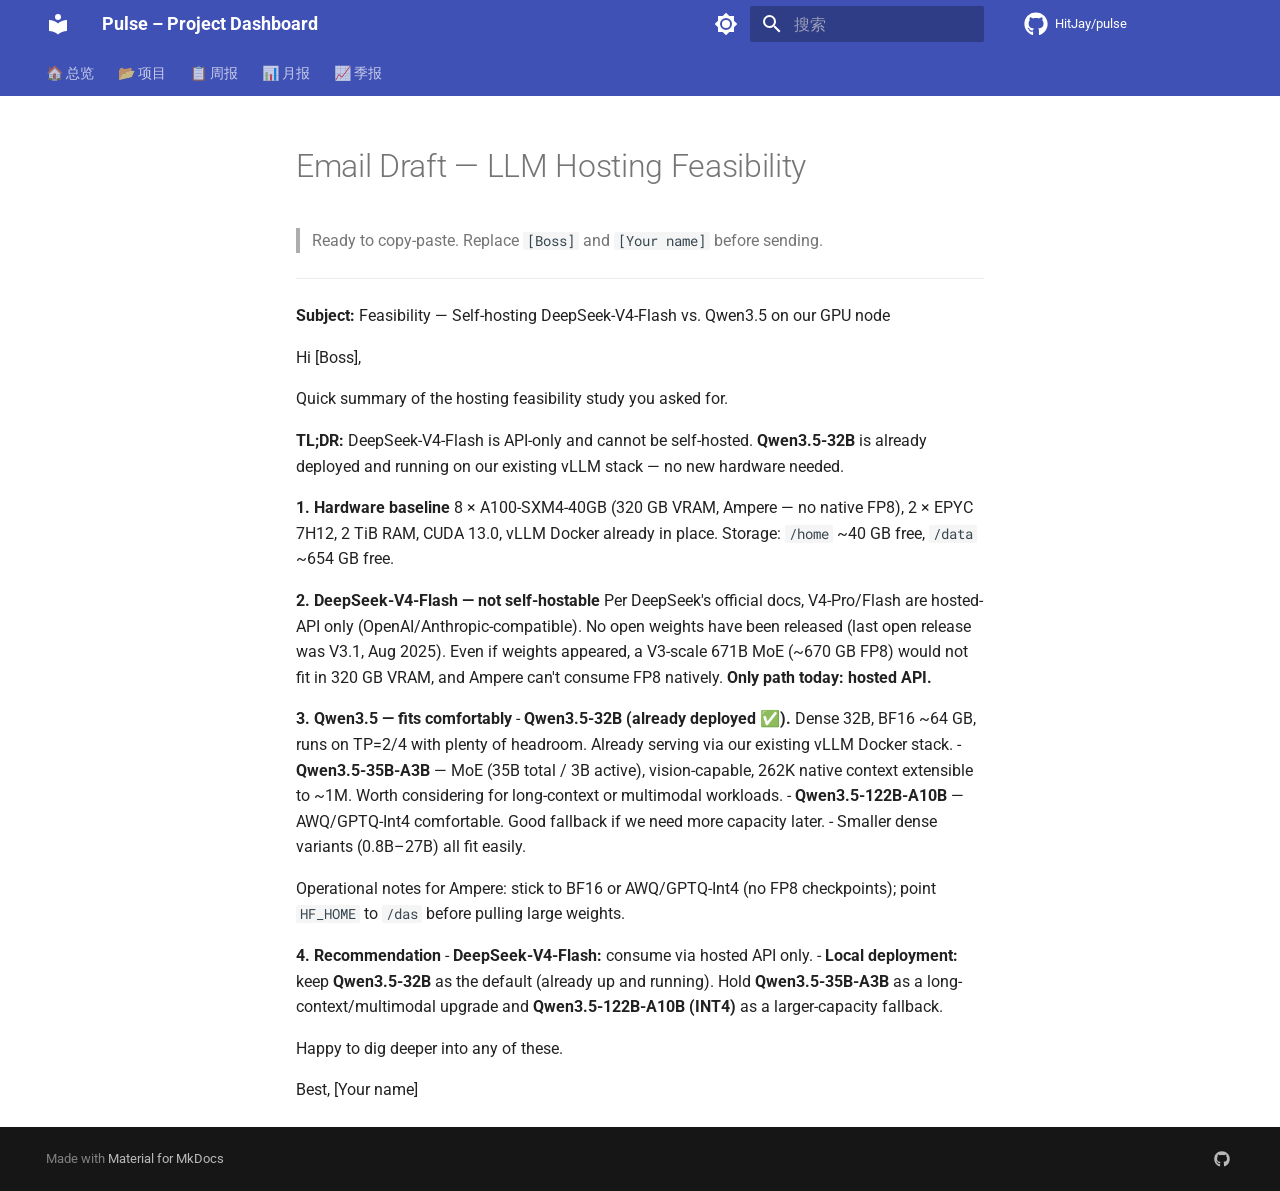
<file: projects/3_safety/llm-models/feasibility-email-draft/index.html>
<!DOCTYPE html><html lang="zh" class="no-js"><head>
    
      <meta charset="utf-8">
      <meta name="viewport" content="width=device-width,initial-scale=1">
      
        <meta name="description" content="Multi-project management hub with automated reporting">
      
      
      
        <link rel="canonical" href="https://hitjay.github.io/pulse/projects/3_safety/llm-models/feasibility-email-draft/">
      
      
      
      
        
      
      
      <link rel="icon" href="../../../../assets/images/favicon.png">
      <meta name="generator" content="mkdocs-1.6.1, mkdocs-material-9.8.1">
    
    
      
        <title>Email Draft — LLM Hosting Feasibility - Pulse – Project Dashboard</title>
      
    
    
      <link rel="stylesheet" href="../../../../assets/stylesheets/main.57a0d79d.min.css">
      
        
        <link rel="stylesheet" href="../../../../assets/stylesheets/palette.fb2fffe2.min.css">
      
      


    
    
      
    
    
      
        
        
        <link rel="preconnect" href="https://fonts.gstatic.com" crossorigin="">
        <link rel="stylesheet" href="https://fonts.googleapis.com/css?family=Roboto:300,300i,400,400i,700,700i%7CRoboto+Mono:400,400i,700,700i&amp;display=fallback">
        <style>:root{--md-text-font:"Roboto";--md-code-font:"Roboto Mono"}</style>
      
    
    
    <script>__md_scope=new URL("../../../..",location),__md_hash=e=>[...e].reduce(((e,_)=>(e<<5)-e+_.charCodeAt(0)),0),__md_get=(e,_=localStorage,t=__md_scope)=>JSON.parse(_.getItem(t.pathname+"."+e)),__md_set=(e,_,t=localStorage,a=__md_scope)=>{try{t.setItem(a.pathname+"."+e,JSON.stringify(_))}catch(e){}}</script>
    
      

    
    
  <link href="../../../../assets/stylesheets/glightbox.min.css" rel="stylesheet"><script src="../../../../assets/javascripts/glightbox.min.js"></script><style id="glightbox-style">
            html.glightbox-open { overflow: initial; height: 100%; }
            .gslide-title { margin-top: 0px; user-select: text; }
            .gslide-desc { color: #666; user-select: text; }
            .gslide-image img { background: white; }
            .gscrollbar-fixer { padding-right: 15px; }
            .gdesc-inner { font-size: 0.75rem; }
            body[data-md-color-scheme="slate"] .gdesc-inner { background: var(--md-default-bg-color); }
            body[data-md-color-scheme="slate"] .gslide-title { color: var(--md-default-fg-color); }
            body[data-md-color-scheme="slate"] .gslide-desc { color: var(--md-default-fg-color); }
        </style></head>
  
  
    
    
      
    
    
    
    
    <body dir="ltr" data-md-color-scheme="default" data-md-color-primary="indigo" data-md-color-accent="teal">
  
    
    <input class="md-toggle" data-md-toggle="drawer" type="checkbox" id="__drawer" autocomplete="off">
    <input class="md-toggle" data-md-toggle="search" type="checkbox" id="__search" autocomplete="off">
    <label class="md-overlay" for="__drawer"></label>
    <div data-md-component="skip">
      
        
        <a href="#email-draft-llm-hosting-feasibility" class="md-skip">
          跳转至
        </a>
      
    </div>
    <div data-md-component="announce">
      
    </div>
    
    
      

<header class="md-header" data-md-component="header">
  <nav class="md-header__inner md-grid" aria-label="页眉">
    <a href="../../../.." title="Pulse – Project Dashboard" class="md-header__button md-logo" aria-label="Pulse – Project Dashboard" data-md-component="logo">
      
  
  <svg xmlns="http://www.w3.org/2000/svg" viewBox="0 0 24 24"><path d="M12 8a3 3 0 0 0 3-3 3 3 0 0 0-3-3 3 3 0 0 0-3 3 3 3 0 0 0 3 3m0 3.54C9.64 9.35 6.5 8 3 8v11c3.5 0 6.64 1.35 9 3.54 2.36-2.19 5.5-3.54 9-3.54V8c-3.5 0-6.64 1.35-9 3.54"></path></svg>

    </a>
    <label class="md-header__button md-icon" for="__drawer">
      
      <svg xmlns="http://www.w3.org/2000/svg" viewBox="0 0 24 24"><path d="M3 6h18v2H3zm0 5h18v2H3zm0 5h18v2H3z"></path></svg>
    </label>
    <div class="md-header__title" data-md-component="header-title">
      <div class="md-header__ellipsis">
        <div class="md-header__topic">
          <span class="md-ellipsis">
            Pulse – Project Dashboard
          </span>
        </div>
        <div class="md-header__topic" data-md-component="header-topic">
          <span class="md-ellipsis">
            
              Email Draft — LLM Hosting Feasibility
            
          </span>
        </div>
      </div>
    </div>
    
      
        <form class="md-header__option" data-md-component="palette">
  
    
    
    
    <input class="md-option" data-md-color-media="(prefers-color-scheme: light)" data-md-color-scheme="default" data-md-color-primary="indigo" data-md-color-accent="teal" aria-label="切换到暗色模式" type="radio" name="__palette" id="__palette_0">
    
      <label class="md-header__button md-icon" title="切换到暗色模式" for="__palette_1" hidden="">
        <svg xmlns="http://www.w3.org/2000/svg" viewBox="0 0 24 24"><path d="M12 8a4 4 0 0 0-4 4 4 4 0 0 0 4 4 4 4 0 0 0 4-4 4 4 0 0 0-4-4m0 10a6 6 0 0 1-6-6 6 6 0 0 1 6-6 6 6 0 0 1 6 6 6 6 0 0 1-6 6m8-9.31V4h-4.69L12 .69 8.69 4H4v4.69L.69 12 4 15.31V20h4.69L12 23.31 15.31 20H20v-4.69L23.31 12z"></path></svg>
      </label>
    
  
    
    
    
    <input class="md-option" data-md-color-media="(prefers-color-scheme: dark)" data-md-color-scheme="slate" data-md-color-primary="indigo" data-md-color-accent="teal" aria-label="切换到亮色模式" type="radio" name="__palette" id="__palette_1">
    
      <label class="md-header__button md-icon" title="切换到亮色模式" for="__palette_0" hidden="">
        <svg xmlns="http://www.w3.org/2000/svg" viewBox="0 0 24 24"><path d="M12 18c-.89 0-1.74-.2-2.5-.55C11.56 16.5 13 14.42 13 12s-1.44-4.5-3.5-5.45C10.26 6.2 11.11 6 12 6a6 6 0 0 1 6 6 6 6 0 0 1-6 6m8-9.31V4h-4.69L12 .69 8.69 4H4v4.69L.69 12 4 15.31V20h4.69L12 23.31 15.31 20H20v-4.69L23.31 12z"></path></svg>
      </label>
    
  
</form>
      
    
    
      <script>var palette=__md_get("__palette");if(palette&&palette.color){if("(prefers-color-scheme)"===palette.color.media){var media=matchMedia("(prefers-color-scheme: light)"),input=document.querySelector(media.matches?"[data-md-color-media='(prefers-color-scheme: light)']":"[data-md-color-media='(prefers-color-scheme: dark)']");palette.color.media=input.getAttribute("data-md-color-media"),palette.color.scheme=input.getAttribute("data-md-color-scheme"),palette.color.primary=input.getAttribute("data-md-color-primary"),palette.color.accent=input.getAttribute("data-md-color-accent")}for(var[key,value]of Object.entries(palette.color))document.body.setAttribute("data-md-color-"+key,value)}</script>
    
    
    
      
      
        <label class="md-header__button md-icon" for="__search">
          
          <svg xmlns="http://www.w3.org/2000/svg" viewBox="0 0 24 24"><path d="M9.5 3A6.5 6.5 0 0 1 16 9.5c0 1.61-.59 3.09-1.56 4.23l.27.27h.79l5 5-1.5 1.5-5-5v-.79l-.27-.27A6.52 6.52 0 0 1 9.5 16 6.5 6.5 0 0 1 3 9.5 6.5 6.5 0 0 1 9.5 3m0 2C7 5 5 7 5 9.5S7 14 9.5 14 14 12 14 9.5 12 5 9.5 5"></path></svg>
        </label>
        <div class="md-search" data-md-component="search" role="dialog">
  <label class="md-search__overlay" for="__search"></label>
  <div class="md-search__inner" role="search">
    <form class="md-search__form" name="search">
      <input type="text" class="md-search__input" name="query" aria-label="搜索" placeholder="搜索" autocapitalize="off" autocorrect="off" autocomplete="off" spellcheck="false" data-md-component="search-query" required="">
      <label class="md-search__icon md-icon" for="__search">
        
        <svg xmlns="http://www.w3.org/2000/svg" viewBox="0 0 24 24"><path d="M9.5 3A6.5 6.5 0 0 1 16 9.5c0 1.61-.59 3.09-1.56 4.23l.27.27h.79l5 5-1.5 1.5-5-5v-.79l-.27-.27A6.52 6.52 0 0 1 9.5 16 6.5 6.5 0 0 1 3 9.5 6.5 6.5 0 0 1 9.5 3m0 2C7 5 5 7 5 9.5S7 14 9.5 14 14 12 14 9.5 12 5 9.5 5"></path></svg>
        
        <svg xmlns="http://www.w3.org/2000/svg" viewBox="0 0 24 24"><path d="M20 11v2H8l5.5 5.5-1.42 1.42L4.16 12l7.92-7.92L13.5 5.5 8 11z"></path></svg>
      </label>
      <nav class="md-search__options" aria-label="查找">
        
        <button type="reset" class="md-search__icon md-icon" title="清空当前内容" aria-label="清空当前内容" tabindex="-1">
          
          <svg xmlns="http://www.w3.org/2000/svg" viewBox="0 0 24 24"><path d="M19 6.41 17.59 5 12 10.59 6.41 5 5 6.41 10.59 12 5 17.59 6.41 19 12 13.41 17.59 19 19 17.59 13.41 12z"></path></svg>
        </button>
      </nav>
      
        <div class="md-search__suggest" data-md-component="search-suggest"></div>
      
    </form>
    <div class="md-search__output">
      <div class="md-search__scrollwrap" tabindex="0" data-md-scrollfix="">
        <div class="md-search-result" data-md-component="search-result">
          <div class="md-search-result__meta">
            正在初始化搜索引擎
          </div>
          <ol class="md-search-result__list" role="presentation"></ol>
        </div>
      </div>
    </div>
  </div>
</div>
      
    
    
      <div class="md-header__source">
        <a href="https://github.com/HitJay/pulse" title="前往仓库" class="md-source" data-md-component="source">
  <div class="md-source__icon md-icon">
    
    <svg xmlns="http://www.w3.org/2000/svg" viewBox="0 0 512 512"><!--! Font Awesome Free 7.1.0 by @fontawesome - https://fontawesome.com License - https://fontawesome.com/license/free (Icons: CC BY 4.0, Fonts: SIL OFL 1.1, Code: MIT License) Copyright 2025 Fonticons, Inc.--><path d="M173.9 397.4c0 2-2.3 3.6-5.2 3.6-3.3.3-5.6-1.3-5.6-3.6 0-2 2.3-3.6 5.2-3.6 3-.3 5.6 1.3 5.6 3.6m-31.1-4.5c-.7 2 1.3 4.3 4.3 4.9 2.6 1 5.6 0 6.2-2s-1.3-4.3-4.3-5.2c-2.6-.7-5.5.3-6.2 2.3m44.2-1.7c-2.9.7-4.9 2.6-4.6 4.9.3 2 2.9 3.3 5.9 2.6 2.9-.7 4.9-2.6 4.6-4.6-.3-1.9-3-3.2-5.9-2.9M252.8 8C114.1 8 8 113.3 8 252c0 110.9 69.8 205.8 169.5 239.2 12.8 2.3 17.3-5.6 17.3-12.1 0-6.2-.3-40.4-.3-61.4 0 0-70 15-84.7-29.8 0 0-11.4-29.1-27.8-36.6 0 0-22.9-15.7 1.6-15.4 0 0 24.9 2 38.6 25.8 21.9 38.6 58.6 27.5 72.9 20.9 2.3-16 8.8-27.1 16-33.7-55.9-6.2-112.3-14.3-112.3-110.5 0-27.5 7.6-41.3 23.6-58.9-2.6-6.5-11.1-33.3 2.6-67.9 20.9-6.5 69 27 69 27 20-5.6 41.5-8.5 62.8-8.5s42.8 2.9 62.8 8.5c0 0 48.1-33.6 69-27 13.7 34.7 5.2 61.4 2.6 67.9 16 17.7 25.8 31.5 25.8 58.9 0 96.5-58.9 104.2-114.8 110.5 9.2 7.9 17 22.9 17 46.4 0 33.7-.3 75.4-.3 83.6 0 6.5 4.6 14.4 17.3 12.1C436.2 457.8 504 362.9 504 252 504 113.3 391.5 8 252.8 8M105.2 352.9c-1.3 1-1 3.3.7 5.2 1.6 1.6 3.9 2.3 5.2 1 1.3-1 1-3.3-.7-5.2-1.6-1.6-3.9-2.3-5.2-1m-10.8-8.1c-.7 1.3.3 2.9 2.3 3.9 1.6 1 3.6.7 4.3-.7.7-1.3-.3-2.9-2.3-3.9-2-.6-3.6-.3-4.3.7m32.4 35.6c-1.6 1.3-1 4.3 1.3 6.2 2.3 2.3 5.2 2.6 6.5 1 1.3-1.3.7-4.3-1.3-6.2-2.2-2.3-5.2-2.6-6.5-1m-11.4-14.7c-1.6 1-1.6 3.6 0 5.9s4.3 3.3 5.6 2.3c1.6-1.3 1.6-3.9 0-6.2-1.4-2.3-4-3.3-5.6-2"></path></svg>
  </div>
  <div class="md-source__repository">
    HitJay/pulse
  </div>
</a>
      </div>
    
  </nav>
  
</header>
    
    <div class="md-container" data-md-component="container">
      
      
        
          
            
<nav class="md-tabs" aria-label="标签" data-md-component="tabs">
  <div class="md-grid">
    <ul class="md-tabs__list">
      
        
  
  
  
  
    <li class="md-tabs__item">
      <a href="../../../.." class="md-tabs__link">
        
  
  
    
  
  🏠 总览

      </a>
    </li>
  

      
        
  
  
  
  
    
    
      <li class="md-tabs__item">
        <a href="../../../" class="md-tabs__link">
          
  
  
  📂 项目

        </a>
      </li>
    
  

      
        
  
  
  
  
    
    
      <li class="md-tabs__item">
        <a href="../../../../reports/weekly/" class="md-tabs__link">
          
  
  
  📋 周报

        </a>
      </li>
    
  

      
        
  
  
  
  
    
    
      <li class="md-tabs__item">
        <a href="../../../../reports/monthly/" class="md-tabs__link">
          
  
  
  📊 月报

        </a>
      </li>
    
  

      
        
  
  
  
  
    
    
      <li class="md-tabs__item">
        <a href="../../../../reports/quarterly/" class="md-tabs__link">
          
  
  
  📈 季报

        </a>
      </li>
    
  

      
    </ul>
  </div>
</nav>
          
        
      
      <main class="md-main" data-md-component="main">
        <div class="md-main__inner md-grid">
          
            
              
              <div class="md-sidebar md-sidebar--primary" data-md-component="sidebar" data-md-type="navigation">
                <div class="md-sidebar__scrollwrap">
                  <div class="md-sidebar__inner">
                    


  


<nav class="md-nav md-nav--primary md-nav--lifted" aria-label="导航栏" data-md-level="0">
  <label class="md-nav__title" for="__drawer">
    <a href="../../../.." title="Pulse – Project Dashboard" class="md-nav__button md-logo" aria-label="Pulse – Project Dashboard" data-md-component="logo">
      
  
  <svg xmlns="http://www.w3.org/2000/svg" viewBox="0 0 24 24"><path d="M12 8a3 3 0 0 0 3-3 3 3 0 0 0-3-3 3 3 0 0 0-3 3 3 3 0 0 0 3 3m0 3.54C9.64 9.35 6.5 8 3 8v11c3.5 0 6.64 1.35 9 3.54 2.36-2.19 5.5-3.54 9-3.54V8c-3.5 0-6.64 1.35-9 3.54"></path></svg>

    </a>
    Pulse – Project Dashboard
  </label>
  
    <div class="md-nav__source">
      <a href="https://github.com/HitJay/pulse" title="前往仓库" class="md-source" data-md-component="source">
  <div class="md-source__icon md-icon">
    
    <svg xmlns="http://www.w3.org/2000/svg" viewBox="0 0 512 512"><!--! Font Awesome Free 7.1.0 by @fontawesome - https://fontawesome.com License - https://fontawesome.com/license/free (Icons: CC BY 4.0, Fonts: SIL OFL 1.1, Code: MIT License) Copyright 2025 Fonticons, Inc.--><path d="M173.9 397.4c0 2-2.3 3.6-5.2 3.6-3.3.3-5.6-1.3-5.6-3.6 0-2 2.3-3.6 5.2-3.6 3-.3 5.6 1.3 5.6 3.6m-31.1-4.5c-.7 2 1.3 4.3 4.3 4.9 2.6 1 5.6 0 6.2-2s-1.3-4.3-4.3-5.2c-2.6-.7-5.5.3-6.2 2.3m44.2-1.7c-2.9.7-4.9 2.6-4.6 4.9.3 2 2.9 3.3 5.9 2.6 2.9-.7 4.9-2.6 4.6-4.6-.3-1.9-3-3.2-5.9-2.9M252.8 8C114.1 8 8 113.3 8 252c0 110.9 69.8 205.8 169.5 239.2 12.8 2.3 17.3-5.6 17.3-12.1 0-6.2-.3-40.4-.3-61.4 0 0-70 15-84.7-29.8 0 0-11.4-29.1-27.8-36.6 0 0-22.9-15.7 1.6-15.4 0 0 24.9 2 38.6 25.8 21.9 38.6 58.6 27.5 72.9 20.9 2.3-16 8.8-27.1 16-33.7-55.9-6.2-112.3-14.3-112.3-110.5 0-27.5 7.6-41.3 23.6-58.9-2.6-6.5-11.1-33.3 2.6-67.9 20.9-6.5 69 27 69 27 20-5.6 41.5-8.5 62.8-8.5s42.8 2.9 62.8 8.5c0 0 48.1-33.6 69-27 13.7 34.7 5.2 61.4 2.6 67.9 16 17.7 25.8 31.5 25.8 58.9 0 96.5-58.9 104.2-114.8 110.5 9.2 7.9 17 22.9 17 46.4 0 33.7-.3 75.4-.3 83.6 0 6.5 4.6 14.4 17.3 12.1C436.2 457.8 504 362.9 504 252 504 113.3 391.5 8 252.8 8M105.2 352.9c-1.3 1-1 3.3.7 5.2 1.6 1.6 3.9 2.3 5.2 1 1.3-1 1-3.3-.7-5.2-1.6-1.6-3.9-2.3-5.2-1m-10.8-8.1c-.7 1.3.3 2.9 2.3 3.9 1.6 1 3.6.7 4.3-.7.7-1.3-.3-2.9-2.3-3.9-2-.6-3.6-.3-4.3.7m32.4 35.6c-1.6 1.3-1 4.3 1.3 6.2 2.3 2.3 5.2 2.6 6.5 1 1.3-1.3.7-4.3-1.3-6.2-2.2-2.3-5.2-2.6-6.5-1m-11.4-14.7c-1.6 1-1.6 3.6 0 5.9s4.3 3.3 5.6 2.3c1.6-1.3 1.6-3.9 0-6.2-1.4-2.3-4-3.3-5.6-2"></path></svg>
  </div>
  <div class="md-source__repository">
    HitJay/pulse
  </div>
</a>
    </div>
  
  <ul class="md-nav__list" data-md-scrollfix="">
    
      
      
  
  
  
  
    <li class="md-nav__item">
      <a href="../../../.." class="md-nav__link">
        
  
  
  <span class="md-ellipsis">
    
  
    🏠 总览
  

    
  </span>
  
  

      </a>
    </li>
  

    
      
      
  
  
  
  
    
    
    
    
      
      
        
      
    
    
    <li class="md-nav__item md-nav__item--nested">
      
        
        
          
        
        <input class="md-nav__toggle md-toggle md-toggle--indeterminate" type="checkbox" id="__nav_2">
        
          
          <label class="md-nav__link" for="__nav_2" id="__nav_2_label" tabindex="0">
            
  
  
  <span class="md-ellipsis">
    
  
    📂 项目
  

    
  </span>
  
  

            <span class="md-nav__icon md-icon"></span>
          </label>
        
        <nav class="md-nav" data-md-level="1" aria-labelledby="__nav_2_label" aria-expanded="false">
          <label class="md-nav__title" for="__nav_2">
            <span class="md-nav__icon md-icon"></span>
            
  
    📂 项目
  

          </label>
          <ul class="md-nav__list" data-md-scrollfix="">
            
              
                
  
  
  
  
    <li class="md-nav__item">
      <a href="../../../" class="md-nav__link">
        
  
  
  <span class="md-ellipsis">
    
  
    项目列表
  

    
  </span>
  
  

      </a>
    </li>
  

              
            
              
                
  
  
  
  
    <li class="md-nav__item">
      <a href="../../" class="md-nav__link">
        
  
  
  <span class="md-ellipsis">
    
  
    3_safety (安全性评估)
  

    
  </span>
  
  

      </a>
    </li>
  

              
            
              
                
  
  
  
  
    <li class="md-nav__item">
      <a href="../../../druggability/" class="md-nav__link">
        
  
  
  <span class="md-ellipsis">
    
  
    druggability (成药性评估)
  

    
  </span>
  
  

      </a>
    </li>
  

              
            
          </ul>
        </nav>
      
    </li>
  

    
      
      
  
  
  
  
    
    
    
    
      
      
        
      
    
    
    <li class="md-nav__item md-nav__item--nested">
      
        
        
          
        
        <input class="md-nav__toggle md-toggle md-toggle--indeterminate" type="checkbox" id="__nav_3">
        
          
          <label class="md-nav__link" for="__nav_3" id="__nav_3_label" tabindex="0">
            
  
  
  <span class="md-ellipsis">
    
  
    📋 周报
  

    
  </span>
  
  

            <span class="md-nav__icon md-icon"></span>
          </label>
        
        <nav class="md-nav" data-md-level="1" aria-labelledby="__nav_3_label" aria-expanded="false">
          <label class="md-nav__title" for="__nav_3">
            <span class="md-nav__icon md-icon"></span>
            
  
    📋 周报
  

          </label>
          <ul class="md-nav__list" data-md-scrollfix="">
            
              
                
  
  
  
  
    <li class="md-nav__item">
      <a href="../../../../reports/weekly/" class="md-nav__link">
        
  
  
  <span class="md-ellipsis">
    
  
    周报归档
  

    
  </span>
  
  

      </a>
    </li>
  

              
            
          </ul>
        </nav>
      
    </li>
  

    
      
      
  
  
  
  
    
    
    
    
      
      
        
      
    
    
    <li class="md-nav__item md-nav__item--nested">
      
        
        
          
        
        <input class="md-nav__toggle md-toggle md-toggle--indeterminate" type="checkbox" id="__nav_4">
        
          
          <label class="md-nav__link" for="__nav_4" id="__nav_4_label" tabindex="0">
            
  
  
  <span class="md-ellipsis">
    
  
    📊 月报
  

    
  </span>
  
  

            <span class="md-nav__icon md-icon"></span>
          </label>
        
        <nav class="md-nav" data-md-level="1" aria-labelledby="__nav_4_label" aria-expanded="false">
          <label class="md-nav__title" for="__nav_4">
            <span class="md-nav__icon md-icon"></span>
            
  
    📊 月报
  

          </label>
          <ul class="md-nav__list" data-md-scrollfix="">
            
              
                
  
  
  
  
    <li class="md-nav__item">
      <a href="../../../../reports/monthly/" class="md-nav__link">
        
  
  
  <span class="md-ellipsis">
    
  
    月报归档
  

    
  </span>
  
  

      </a>
    </li>
  

              
            
          </ul>
        </nav>
      
    </li>
  

    
      
      
  
  
  
  
    
    
    
    
      
      
        
      
    
    
    <li class="md-nav__item md-nav__item--nested">
      
        
        
          
        
        <input class="md-nav__toggle md-toggle md-toggle--indeterminate" type="checkbox" id="__nav_5">
        
          
          <label class="md-nav__link" for="__nav_5" id="__nav_5_label" tabindex="0">
            
  
  
  <span class="md-ellipsis">
    
  
    📈 季报
  

    
  </span>
  
  

            <span class="md-nav__icon md-icon"></span>
          </label>
        
        <nav class="md-nav" data-md-level="1" aria-labelledby="__nav_5_label" aria-expanded="false">
          <label class="md-nav__title" for="__nav_5">
            <span class="md-nav__icon md-icon"></span>
            
  
    📈 季报
  

          </label>
          <ul class="md-nav__list" data-md-scrollfix="">
            
              
                
  
  
  
  
    <li class="md-nav__item">
      <a href="../../../../reports/quarterly/" class="md-nav__link">
        
  
  
  <span class="md-ellipsis">
    
  
    季报归档
  

    
  </span>
  
  

      </a>
    </li>
  

              
            
          </ul>
        </nav>
      
    </li>
  

    
  </ul>
</nav>
                  </div>
                </div>
              </div>
            
            
              
              <div class="md-sidebar md-sidebar--secondary" data-md-component="sidebar" data-md-type="toc">
                <div class="md-sidebar__scrollwrap">
                  <div class="md-sidebar__inner">
                    

<nav class="md-nav md-nav--secondary" aria-label="目录">
  
  
  
    
  
  
</nav>
                  </div>
                </div>
              </div>
            
          
          
            <div class="md-content" data-md-component="content">
              
              <article class="md-content__inner md-typeset">
                
                  


  
  


<h1 id="email-draft-llm-hosting-feasibility">Email Draft — LLM Hosting Feasibility<a class="headerlink" href="#email-draft-llm-hosting-feasibility" title="Permanent link">¶</a></h1>
<blockquote>
<p>Ready to copy-paste. Replace <code>[Boss]</code> and <code>[Your name]</code> before sending.</p>
</blockquote>
<hr>
<p><strong>Subject:</strong> Feasibility — Self-hosting DeepSeek-V4-Flash vs. Qwen3.5 on our GPU node</p>
<p>Hi [Boss],</p>
<p>Quick summary of the hosting feasibility study you asked for.</p>
<p><strong>TL;DR:</strong> DeepSeek-V4-Flash is API-only and cannot be self-hosted. <strong>Qwen3.5-32B</strong> is already deployed and running on our existing vLLM stack — no new hardware needed.</p>
<p><strong>1. Hardware baseline</strong>
8 × A100-SXM4-40GB (320 GB VRAM, Ampere — no native FP8), 2 × EPYC 7H12, 2 TiB RAM, CUDA 13.0, vLLM Docker already in place. Storage: <code>/home</code> ~40 GB free, <code>/data</code> ~654 GB free.</p>
<p><strong>2. DeepSeek-V4-Flash — not self-hostable</strong>
Per DeepSeek's official docs, V4-Pro/Flash are hosted-API only (OpenAI/Anthropic-compatible). No open weights have been released (last open release was V3.1, Aug 2025). Even if weights appeared, a V3-scale 671B MoE (~670 GB FP8) would not fit in 320 GB VRAM, and Ampere can't consume FP8 natively. <strong>Only path today: hosted API.</strong></p>
<p><strong>3. Qwen3.5 — fits comfortably</strong>
- <strong>Qwen3.5-32B (already deployed ✅).</strong> Dense 32B, BF16 ~64 GB, runs on TP=2/4 with plenty of headroom. Already serving via our existing vLLM Docker stack.
- <strong>Qwen3.5-35B-A3B</strong> — MoE (35B total / 3B active), vision-capable, 262K native context extensible to ~1M. Worth considering for long-context or multimodal workloads.
- <strong>Qwen3.5-122B-A10B</strong> — AWQ/GPTQ-Int4 comfortable. Good fallback if we need more capacity later.
- Smaller dense variants (0.8B–27B) all fit easily.</p>
<p>Operational notes for Ampere: stick to BF16 or AWQ/GPTQ-Int4 (no FP8 checkpoints); point <code>HF_HOME</code> to <code>/das</code> before pulling large weights.</p>
<p><strong>4. Recommendation</strong>
- <strong>DeepSeek-V4-Flash:</strong> consume via hosted API only.
- <strong>Local deployment:</strong> keep <strong>Qwen3.5-32B</strong> as the default (already up and running). Hold <strong>Qwen3.5-35B-A3B</strong> as a long-context/multimodal upgrade and <strong>Qwen3.5-122B-A10B (INT4)</strong> as a larger-capacity fallback.</p>
<p>Happy to dig deeper into any of these.</p>
<p>Best,
[Your name]</p>












                
              </article>
            </div>
          
          
<script>var target=document.getElementById(location.hash.slice(1));target&&target.name&&(target.checked=target.name.startsWith("__tabbed_"))</script>
        </div>
        
          <button type="button" class="md-top md-icon" data-md-component="top" hidden="">
  
  <svg xmlns="http://www.w3.org/2000/svg" viewBox="0 0 24 24"><path d="M13 20h-2V8l-5.5 5.5-1.42-1.42L12 4.16l7.92 7.92-1.42 1.42L13 8z"></path></svg>
  回到页面顶部
</button>
        
      </main>
      
        <footer class="md-footer">
  
  <div class="md-footer-meta md-typeset">
    <div class="md-footer-meta__inner md-grid">
      <div class="md-copyright">
  
  
    Made with
    <a href="https://squidfunk.github.io/mkdocs-material/" target="_blank" rel="noopener">
      Material for MkDocs
    </a>
  
</div>
      
        
<div class="md-social">
  
    
    
    
    
      
      
    
    <a href="https://github.com/HitJay" target="_blank" rel="noopener" title="github.com" class="md-social__link">
      <svg xmlns="http://www.w3.org/2000/svg" viewBox="0 0 512 512"><!--! Font Awesome Free 7.1.0 by @fontawesome - https://fontawesome.com License - https://fontawesome.com/license/free (Icons: CC BY 4.0, Fonts: SIL OFL 1.1, Code: MIT License) Copyright 2025 Fonticons, Inc.--><path d="M173.9 397.4c0 2-2.3 3.6-5.2 3.6-3.3.3-5.6-1.3-5.6-3.6 0-2 2.3-3.6 5.2-3.6 3-.3 5.6 1.3 5.6 3.6m-31.1-4.5c-.7 2 1.3 4.3 4.3 4.9 2.6 1 5.6 0 6.2-2s-1.3-4.3-4.3-5.2c-2.6-.7-5.5.3-6.2 2.3m44.2-1.7c-2.9.7-4.9 2.6-4.6 4.9.3 2 2.9 3.3 5.9 2.6 2.9-.7 4.9-2.6 4.6-4.6-.3-1.9-3-3.2-5.9-2.9M252.8 8C114.1 8 8 113.3 8 252c0 110.9 69.8 205.8 169.5 239.2 12.8 2.3 17.3-5.6 17.3-12.1 0-6.2-.3-40.4-.3-61.4 0 0-70 15-84.7-29.8 0 0-11.4-29.1-27.8-36.6 0 0-22.9-15.7 1.6-15.4 0 0 24.9 2 38.6 25.8 21.9 38.6 58.6 27.5 72.9 20.9 2.3-16 8.8-27.1 16-33.7-55.9-6.2-112.3-14.3-112.3-110.5 0-27.5 7.6-41.3 23.6-58.9-2.6-6.5-11.1-33.3 2.6-67.9 20.9-6.5 69 27 69 27 20-5.6 41.5-8.5 62.8-8.5s42.8 2.9 62.8 8.5c0 0 48.1-33.6 69-27 13.7 34.7 5.2 61.4 2.6 67.9 16 17.7 25.8 31.5 25.8 58.9 0 96.5-58.9 104.2-114.8 110.5 9.2 7.9 17 22.9 17 46.4 0 33.7-.3 75.4-.3 83.6 0 6.5 4.6 14.4 17.3 12.1C436.2 457.8 504 362.9 504 252 504 113.3 391.5 8 252.8 8M105.2 352.9c-1.3 1-1 3.3.7 5.2 1.6 1.6 3.9 2.3 5.2 1 1.3-1 1-3.3-.7-5.2-1.6-1.6-3.9-2.3-5.2-1m-10.8-8.1c-.7 1.3.3 2.9 2.3 3.9 1.6 1 3.6.7 4.3-.7.7-1.3-.3-2.9-2.3-3.9-2-.6-3.6-.3-4.3.7m32.4 35.6c-1.6 1.3-1 4.3 1.3 6.2 2.3 2.3 5.2 2.6 6.5 1 1.3-1.3.7-4.3-1.3-6.2-2.2-2.3-5.2-2.6-6.5-1m-11.4-14.7c-1.6 1-1.6 3.6 0 5.9s4.3 3.3 5.6 2.3c1.6-1.3 1.6-3.9 0-6.2-1.4-2.3-4-3.3-5.6-2"></path></svg>
    </a>
  
</div>
      
    </div>
  </div>
</footer>
      
    </div>
    <div class="md-dialog" data-md-component="dialog">
      <div class="md-dialog__inner md-typeset"></div>
    </div>
    
    
    
      
      
      <script id="__config" type="application/json">{"annotate": null, "base": "../../../..", "features": ["navigation.instant", "navigation.tabs", "navigation.sections", "navigation.expand", "navigation.top", "search.suggest", "search.highlight", "content.code.copy", "toc.follow"], "search": "../../../../assets/javascripts/workers/search.a7633da7.min.js", "tags": null, "translations": {"clipboard.copied": "\u5df2\u590d\u5236", "clipboard.copy": "\u590d\u5236", "search.result.more.one": "\u5728\u8be5\u9875\u4e0a\u8fd8\u6709 1 \u4e2a\u7b26\u5408\u6761\u4ef6\u7684\u7ed3\u679c", "search.result.more.other": "\u5728\u8be5\u9875\u4e0a\u8fd8\u6709 # \u4e2a\u7b26\u5408\u6761\u4ef6\u7684\u7ed3\u679c", "search.result.none": "\u6ca1\u6709\u627e\u5230\u7b26\u5408\u6761\u4ef6\u7684\u7ed3\u679c", "search.result.one": "\u627e\u5230 1 \u4e2a\u7b26\u5408\u6761\u4ef6\u7684\u7ed3\u679c", "search.result.other": "# \u4e2a\u7b26\u5408\u6761\u4ef6\u7684\u7ed3\u679c", "search.result.placeholder": "\u952e\u5165\u4ee5\u5f00\u59cb\u641c\u7d22", "search.result.term.missing": "\u7f3a\u5c11", "select.version": "\u9009\u62e9\u5f53\u524d\u7248\u672c"}, "version": null}</script>
    
    
      <script src="../../../../assets/javascripts/bundle.a5f9d56c.min.js"></script>
      
    
  
<script id="init-glightbox">const lightbox = GLightbox({"touchNavigation": true, "loop": false, "zoomable": true, "draggable": true, "openEffect": "zoom", "closeEffect": "zoom", "slideEffect": "slide"});
document$.subscribe(()=>{ lightbox.reload(); });
</script></body></html>
</file>
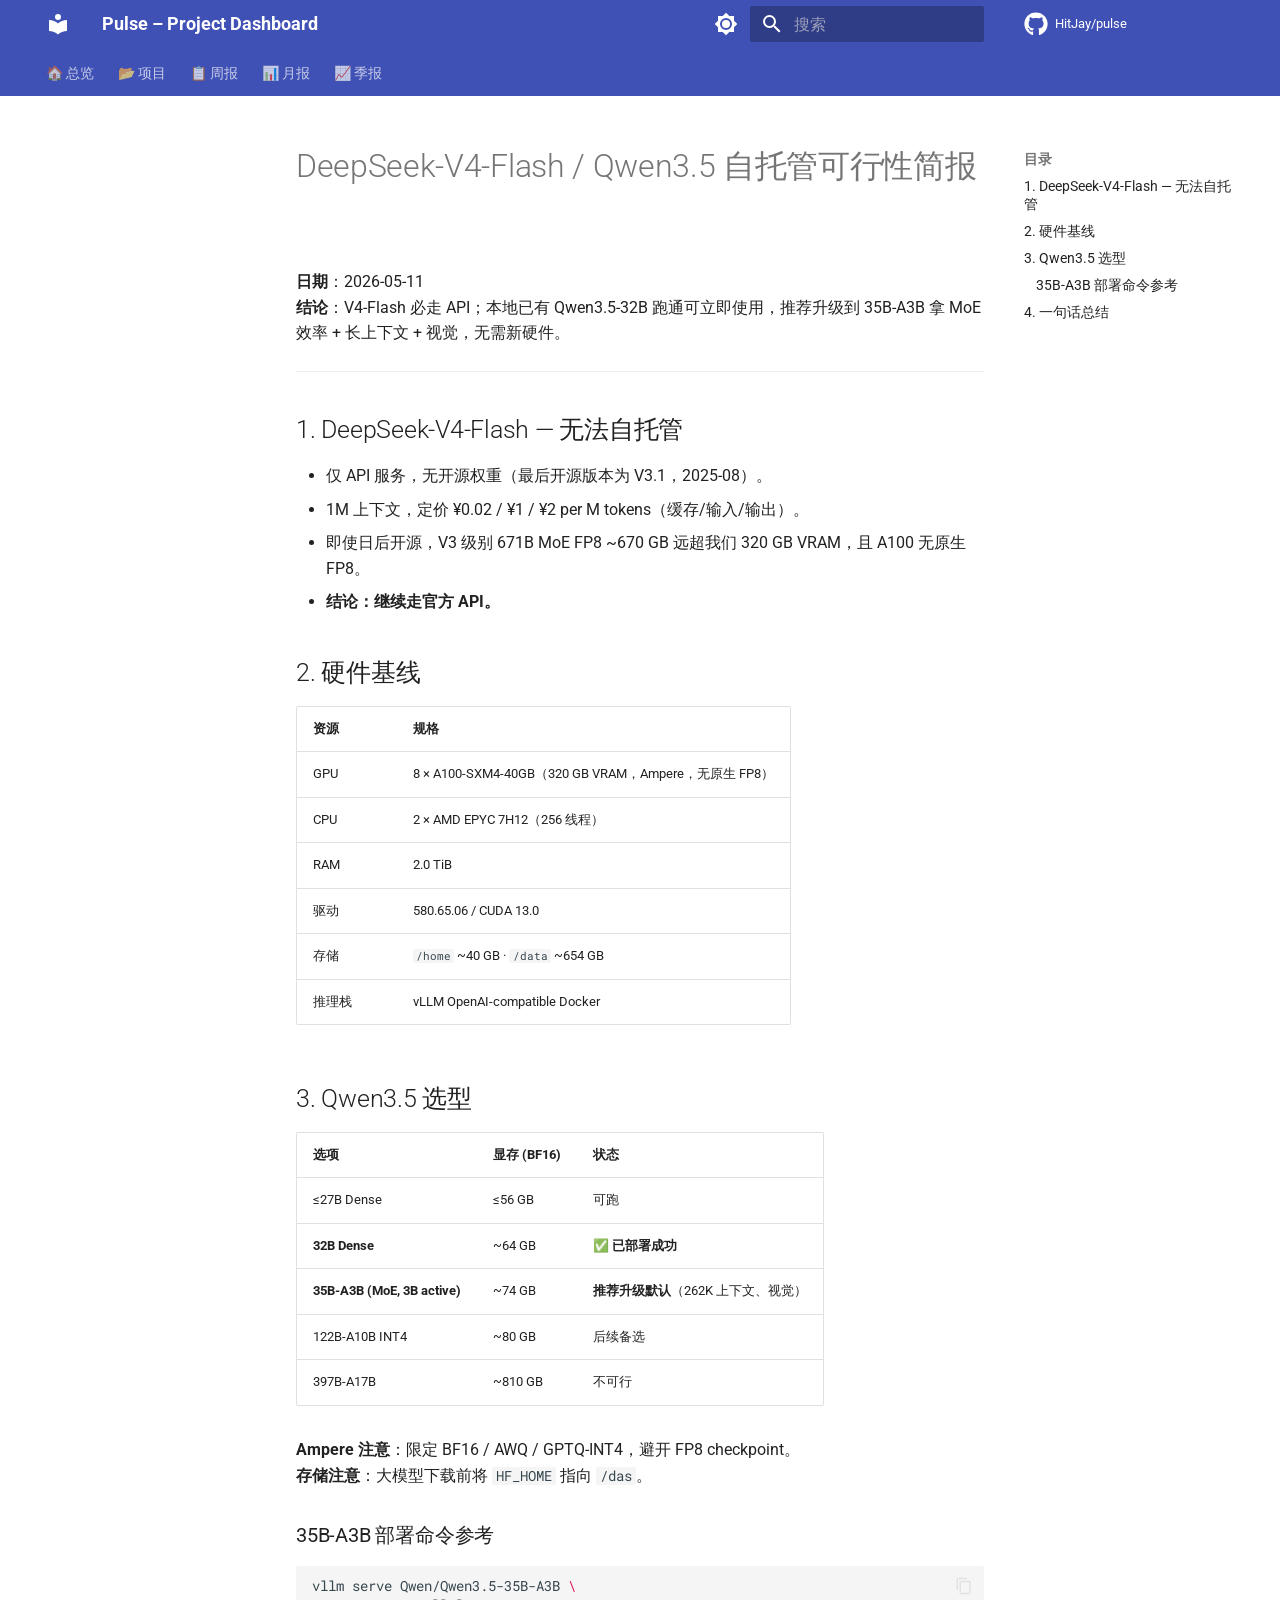
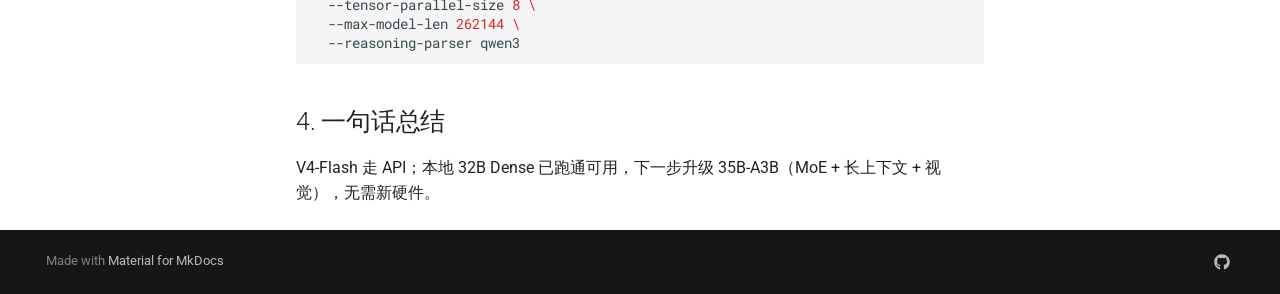
<file: projects/3_safety/llm-models/hosting-feasibility/index.html>
<!DOCTYPE html><html lang="zh" class="no-js"><head>
    
      <meta charset="utf-8">
      <meta name="viewport" content="width=device-width,initial-scale=1">
      
        <meta name="description" content="Multi-project management hub with automated reporting">
      
      
      
        <link rel="canonical" href="https://hitjay.github.io/pulse/projects/3_safety/llm-models/hosting-feasibility/">
      
      
      
      
        
      
      
      <link rel="icon" href="../../../../assets/images/favicon.png">
      <meta name="generator" content="mkdocs-1.6.1, mkdocs-material-9.8.1">
    
    
      
        <title>DeepSeek-V4-Flash / Qwen3.5 自托管可行性简报 - Pulse – Project Dashboard</title>
      
    
    
      <link rel="stylesheet" href="../../../../assets/stylesheets/main.57a0d79d.min.css">
      
        
        <link rel="stylesheet" href="../../../../assets/stylesheets/palette.fb2fffe2.min.css">
      
      


    
    
      
    
    
      
        
        
        <link rel="preconnect" href="https://fonts.gstatic.com" crossorigin="">
        <link rel="stylesheet" href="https://fonts.googleapis.com/css?family=Roboto:300,300i,400,400i,700,700i%7CRoboto+Mono:400,400i,700,700i&amp;display=fallback">
        <style>:root{--md-text-font:"Roboto";--md-code-font:"Roboto Mono"}</style>
      
    
    
    <script>__md_scope=new URL("../../../..",location),__md_hash=e=>[...e].reduce(((e,_)=>(e<<5)-e+_.charCodeAt(0)),0),__md_get=(e,_=localStorage,t=__md_scope)=>JSON.parse(_.getItem(t.pathname+"."+e)),__md_set=(e,_,t=localStorage,a=__md_scope)=>{try{t.setItem(a.pathname+"."+e,JSON.stringify(_))}catch(e){}}</script>
    
      

    
    
  <link href="../../../../assets/stylesheets/glightbox.min.css" rel="stylesheet"><script src="../../../../assets/javascripts/glightbox.min.js"></script><style id="glightbox-style">
            html.glightbox-open { overflow: initial; height: 100%; }
            .gslide-title { margin-top: 0px; user-select: text; }
            .gslide-desc { color: #666; user-select: text; }
            .gslide-image img { background: white; }
            .gscrollbar-fixer { padding-right: 15px; }
            .gdesc-inner { font-size: 0.75rem; }
            body[data-md-color-scheme="slate"] .gdesc-inner { background: var(--md-default-bg-color); }
            body[data-md-color-scheme="slate"] .gslide-title { color: var(--md-default-fg-color); }
            body[data-md-color-scheme="slate"] .gslide-desc { color: var(--md-default-fg-color); }
        </style></head>
  
  
    
    
      
    
    
    
    
    <body dir="ltr" data-md-color-scheme="default" data-md-color-primary="indigo" data-md-color-accent="teal">
  
    
    <input class="md-toggle" data-md-toggle="drawer" type="checkbox" id="__drawer" autocomplete="off">
    <input class="md-toggle" data-md-toggle="search" type="checkbox" id="__search" autocomplete="off">
    <label class="md-overlay" for="__drawer"></label>
    <div data-md-component="skip">
      
        
        <a href="#deepseek-v4-flash-qwen35" class="md-skip">
          跳转至
        </a>
      
    </div>
    <div data-md-component="announce">
      
    </div>
    
    
      

<header class="md-header" data-md-component="header">
  <nav class="md-header__inner md-grid" aria-label="页眉">
    <a href="../../../.." title="Pulse – Project Dashboard" class="md-header__button md-logo" aria-label="Pulse – Project Dashboard" data-md-component="logo">
      
  
  <svg xmlns="http://www.w3.org/2000/svg" viewBox="0 0 24 24"><path d="M12 8a3 3 0 0 0 3-3 3 3 0 0 0-3-3 3 3 0 0 0-3 3 3 3 0 0 0 3 3m0 3.54C9.64 9.35 6.5 8 3 8v11c3.5 0 6.64 1.35 9 3.54 2.36-2.19 5.5-3.54 9-3.54V8c-3.5 0-6.64 1.35-9 3.54"></path></svg>

    </a>
    <label class="md-header__button md-icon" for="__drawer">
      
      <svg xmlns="http://www.w3.org/2000/svg" viewBox="0 0 24 24"><path d="M3 6h18v2H3zm0 5h18v2H3zm0 5h18v2H3z"></path></svg>
    </label>
    <div class="md-header__title" data-md-component="header-title">
      <div class="md-header__ellipsis">
        <div class="md-header__topic">
          <span class="md-ellipsis">
            Pulse – Project Dashboard
          </span>
        </div>
        <div class="md-header__topic" data-md-component="header-topic">
          <span class="md-ellipsis">
            
              DeepSeek-V4-Flash / Qwen3.5 自托管可行性简报
            
          </span>
        </div>
      </div>
    </div>
    
      
        <form class="md-header__option" data-md-component="palette">
  
    
    
    
    <input class="md-option" data-md-color-media="(prefers-color-scheme: light)" data-md-color-scheme="default" data-md-color-primary="indigo" data-md-color-accent="teal" aria-label="切换到暗色模式" type="radio" name="__palette" id="__palette_0">
    
      <label class="md-header__button md-icon" title="切换到暗色模式" for="__palette_1" hidden="">
        <svg xmlns="http://www.w3.org/2000/svg" viewBox="0 0 24 24"><path d="M12 8a4 4 0 0 0-4 4 4 4 0 0 0 4 4 4 4 0 0 0 4-4 4 4 0 0 0-4-4m0 10a6 6 0 0 1-6-6 6 6 0 0 1 6-6 6 6 0 0 1 6 6 6 6 0 0 1-6 6m8-9.31V4h-4.69L12 .69 8.69 4H4v4.69L.69 12 4 15.31V20h4.69L12 23.31 15.31 20H20v-4.69L23.31 12z"></path></svg>
      </label>
    
  
    
    
    
    <input class="md-option" data-md-color-media="(prefers-color-scheme: dark)" data-md-color-scheme="slate" data-md-color-primary="indigo" data-md-color-accent="teal" aria-label="切换到亮色模式" type="radio" name="__palette" id="__palette_1">
    
      <label class="md-header__button md-icon" title="切换到亮色模式" for="__palette_0" hidden="">
        <svg xmlns="http://www.w3.org/2000/svg" viewBox="0 0 24 24"><path d="M12 18c-.89 0-1.74-.2-2.5-.55C11.56 16.5 13 14.42 13 12s-1.44-4.5-3.5-5.45C10.26 6.2 11.11 6 12 6a6 6 0 0 1 6 6 6 6 0 0 1-6 6m8-9.31V4h-4.69L12 .69 8.69 4H4v4.69L.69 12 4 15.31V20h4.69L12 23.31 15.31 20H20v-4.69L23.31 12z"></path></svg>
      </label>
    
  
</form>
      
    
    
      <script>var palette=__md_get("__palette");if(palette&&palette.color){if("(prefers-color-scheme)"===palette.color.media){var media=matchMedia("(prefers-color-scheme: light)"),input=document.querySelector(media.matches?"[data-md-color-media='(prefers-color-scheme: light)']":"[data-md-color-media='(prefers-color-scheme: dark)']");palette.color.media=input.getAttribute("data-md-color-media"),palette.color.scheme=input.getAttribute("data-md-color-scheme"),palette.color.primary=input.getAttribute("data-md-color-primary"),palette.color.accent=input.getAttribute("data-md-color-accent")}for(var[key,value]of Object.entries(palette.color))document.body.setAttribute("data-md-color-"+key,value)}</script>
    
    
    
      
      
        <label class="md-header__button md-icon" for="__search">
          
          <svg xmlns="http://www.w3.org/2000/svg" viewBox="0 0 24 24"><path d="M9.5 3A6.5 6.5 0 0 1 16 9.5c0 1.61-.59 3.09-1.56 4.23l.27.27h.79l5 5-1.5 1.5-5-5v-.79l-.27-.27A6.52 6.52 0 0 1 9.5 16 6.5 6.5 0 0 1 3 9.5 6.5 6.5 0 0 1 9.5 3m0 2C7 5 5 7 5 9.5S7 14 9.5 14 14 12 14 9.5 12 5 9.5 5"></path></svg>
        </label>
        <div class="md-search" data-md-component="search" role="dialog">
  <label class="md-search__overlay" for="__search"></label>
  <div class="md-search__inner" role="search">
    <form class="md-search__form" name="search">
      <input type="text" class="md-search__input" name="query" aria-label="搜索" placeholder="搜索" autocapitalize="off" autocorrect="off" autocomplete="off" spellcheck="false" data-md-component="search-query" required="">
      <label class="md-search__icon md-icon" for="__search">
        
        <svg xmlns="http://www.w3.org/2000/svg" viewBox="0 0 24 24"><path d="M9.5 3A6.5 6.5 0 0 1 16 9.5c0 1.61-.59 3.09-1.56 4.23l.27.27h.79l5 5-1.5 1.5-5-5v-.79l-.27-.27A6.52 6.52 0 0 1 9.5 16 6.5 6.5 0 0 1 3 9.5 6.5 6.5 0 0 1 9.5 3m0 2C7 5 5 7 5 9.5S7 14 9.5 14 14 12 14 9.5 12 5 9.5 5"></path></svg>
        
        <svg xmlns="http://www.w3.org/2000/svg" viewBox="0 0 24 24"><path d="M20 11v2H8l5.5 5.5-1.42 1.42L4.16 12l7.92-7.92L13.5 5.5 8 11z"></path></svg>
      </label>
      <nav class="md-search__options" aria-label="查找">
        
        <button type="reset" class="md-search__icon md-icon" title="清空当前内容" aria-label="清空当前内容" tabindex="-1">
          
          <svg xmlns="http://www.w3.org/2000/svg" viewBox="0 0 24 24"><path d="M19 6.41 17.59 5 12 10.59 6.41 5 5 6.41 10.59 12 5 17.59 6.41 19 12 13.41 17.59 19 19 17.59 13.41 12z"></path></svg>
        </button>
      </nav>
      
        <div class="md-search__suggest" data-md-component="search-suggest"></div>
      
    </form>
    <div class="md-search__output">
      <div class="md-search__scrollwrap" tabindex="0" data-md-scrollfix="">
        <div class="md-search-result" data-md-component="search-result">
          <div class="md-search-result__meta">
            正在初始化搜索引擎
          </div>
          <ol class="md-search-result__list" role="presentation"></ol>
        </div>
      </div>
    </div>
  </div>
</div>
      
    
    
      <div class="md-header__source">
        <a href="https://github.com/HitJay/pulse" title="前往仓库" class="md-source" data-md-component="source">
  <div class="md-source__icon md-icon">
    
    <svg xmlns="http://www.w3.org/2000/svg" viewBox="0 0 512 512"><!--! Font Awesome Free 7.1.0 by @fontawesome - https://fontawesome.com License - https://fontawesome.com/license/free (Icons: CC BY 4.0, Fonts: SIL OFL 1.1, Code: MIT License) Copyright 2025 Fonticons, Inc.--><path d="M173.9 397.4c0 2-2.3 3.6-5.2 3.6-3.3.3-5.6-1.3-5.6-3.6 0-2 2.3-3.6 5.2-3.6 3-.3 5.6 1.3 5.6 3.6m-31.1-4.5c-.7 2 1.3 4.3 4.3 4.9 2.6 1 5.6 0 6.2-2s-1.3-4.3-4.3-5.2c-2.6-.7-5.5.3-6.2 2.3m44.2-1.7c-2.9.7-4.9 2.6-4.6 4.9.3 2 2.9 3.3 5.9 2.6 2.9-.7 4.9-2.6 4.6-4.6-.3-1.9-3-3.2-5.9-2.9M252.8 8C114.1 8 8 113.3 8 252c0 110.9 69.8 205.8 169.5 239.2 12.8 2.3 17.3-5.6 17.3-12.1 0-6.2-.3-40.4-.3-61.4 0 0-70 15-84.7-29.8 0 0-11.4-29.1-27.8-36.6 0 0-22.9-15.7 1.6-15.4 0 0 24.9 2 38.6 25.8 21.9 38.6 58.6 27.5 72.9 20.9 2.3-16 8.8-27.1 16-33.7-55.9-6.2-112.3-14.3-112.3-110.5 0-27.5 7.6-41.3 23.6-58.9-2.6-6.5-11.1-33.3 2.6-67.9 20.9-6.5 69 27 69 27 20-5.6 41.5-8.5 62.8-8.5s42.8 2.9 62.8 8.5c0 0 48.1-33.6 69-27 13.7 34.7 5.2 61.4 2.6 67.9 16 17.7 25.8 31.5 25.8 58.9 0 96.5-58.9 104.2-114.8 110.5 9.2 7.9 17 22.9 17 46.4 0 33.7-.3 75.4-.3 83.6 0 6.5 4.6 14.4 17.3 12.1C436.2 457.8 504 362.9 504 252 504 113.3 391.5 8 252.8 8M105.2 352.9c-1.3 1-1 3.3.7 5.2 1.6 1.6 3.9 2.3 5.2 1 1.3-1 1-3.3-.7-5.2-1.6-1.6-3.9-2.3-5.2-1m-10.8-8.1c-.7 1.3.3 2.9 2.3 3.9 1.6 1 3.6.7 4.3-.7.7-1.3-.3-2.9-2.3-3.9-2-.6-3.6-.3-4.3.7m32.4 35.6c-1.6 1.3-1 4.3 1.3 6.2 2.3 2.3 5.2 2.6 6.5 1 1.3-1.3.7-4.3-1.3-6.2-2.2-2.3-5.2-2.6-6.5-1m-11.4-14.7c-1.6 1-1.6 3.6 0 5.9s4.3 3.3 5.6 2.3c1.6-1.3 1.6-3.9 0-6.2-1.4-2.3-4-3.3-5.6-2"></path></svg>
  </div>
  <div class="md-source__repository">
    HitJay/pulse
  </div>
</a>
      </div>
    
  </nav>
  
</header>
    
    <div class="md-container" data-md-component="container">
      
      
        
          
            
<nav class="md-tabs" aria-label="标签" data-md-component="tabs">
  <div class="md-grid">
    <ul class="md-tabs__list">
      
        
  
  
  
  
    <li class="md-tabs__item">
      <a href="../../../.." class="md-tabs__link">
        
  
  
    
  
  🏠 总览

      </a>
    </li>
  

      
        
  
  
  
  
    
    
      <li class="md-tabs__item">
        <a href="../../../" class="md-tabs__link">
          
  
  
  📂 项目

        </a>
      </li>
    
  

      
        
  
  
  
  
    
    
      <li class="md-tabs__item">
        <a href="../../../../reports/weekly/" class="md-tabs__link">
          
  
  
  📋 周报

        </a>
      </li>
    
  

      
        
  
  
  
  
    
    
      <li class="md-tabs__item">
        <a href="../../../../reports/monthly/" class="md-tabs__link">
          
  
  
  📊 月报

        </a>
      </li>
    
  

      
        
  
  
  
  
    
    
      <li class="md-tabs__item">
        <a href="../../../../reports/quarterly/" class="md-tabs__link">
          
  
  
  📈 季报

        </a>
      </li>
    
  

      
    </ul>
  </div>
</nav>
          
        
      
      <main class="md-main" data-md-component="main">
        <div class="md-main__inner md-grid">
          
            
              
              <div class="md-sidebar md-sidebar--primary" data-md-component="sidebar" data-md-type="navigation">
                <div class="md-sidebar__scrollwrap">
                  <div class="md-sidebar__inner">
                    


  


<nav class="md-nav md-nav--primary md-nav--lifted" aria-label="导航栏" data-md-level="0">
  <label class="md-nav__title" for="__drawer">
    <a href="../../../.." title="Pulse – Project Dashboard" class="md-nav__button md-logo" aria-label="Pulse – Project Dashboard" data-md-component="logo">
      
  
  <svg xmlns="http://www.w3.org/2000/svg" viewBox="0 0 24 24"><path d="M12 8a3 3 0 0 0 3-3 3 3 0 0 0-3-3 3 3 0 0 0-3 3 3 3 0 0 0 3 3m0 3.54C9.64 9.35 6.5 8 3 8v11c3.5 0 6.64 1.35 9 3.54 2.36-2.19 5.5-3.54 9-3.54V8c-3.5 0-6.64 1.35-9 3.54"></path></svg>

    </a>
    Pulse – Project Dashboard
  </label>
  
    <div class="md-nav__source">
      <a href="https://github.com/HitJay/pulse" title="前往仓库" class="md-source" data-md-component="source">
  <div class="md-source__icon md-icon">
    
    <svg xmlns="http://www.w3.org/2000/svg" viewBox="0 0 512 512"><!--! Font Awesome Free 7.1.0 by @fontawesome - https://fontawesome.com License - https://fontawesome.com/license/free (Icons: CC BY 4.0, Fonts: SIL OFL 1.1, Code: MIT License) Copyright 2025 Fonticons, Inc.--><path d="M173.9 397.4c0 2-2.3 3.6-5.2 3.6-3.3.3-5.6-1.3-5.6-3.6 0-2 2.3-3.6 5.2-3.6 3-.3 5.6 1.3 5.6 3.6m-31.1-4.5c-.7 2 1.3 4.3 4.3 4.9 2.6 1 5.6 0 6.2-2s-1.3-4.3-4.3-5.2c-2.6-.7-5.5.3-6.2 2.3m44.2-1.7c-2.9.7-4.9 2.6-4.6 4.9.3 2 2.9 3.3 5.9 2.6 2.9-.7 4.9-2.6 4.6-4.6-.3-1.9-3-3.2-5.9-2.9M252.8 8C114.1 8 8 113.3 8 252c0 110.9 69.8 205.8 169.5 239.2 12.8 2.3 17.3-5.6 17.3-12.1 0-6.2-.3-40.4-.3-61.4 0 0-70 15-84.7-29.8 0 0-11.4-29.1-27.8-36.6 0 0-22.9-15.7 1.6-15.4 0 0 24.9 2 38.6 25.8 21.9 38.6 58.6 27.5 72.9 20.9 2.3-16 8.8-27.1 16-33.7-55.9-6.2-112.3-14.3-112.3-110.5 0-27.5 7.6-41.3 23.6-58.9-2.6-6.5-11.1-33.3 2.6-67.9 20.9-6.5 69 27 69 27 20-5.6 41.5-8.5 62.8-8.5s42.8 2.9 62.8 8.5c0 0 48.1-33.6 69-27 13.7 34.7 5.2 61.4 2.6 67.9 16 17.7 25.8 31.5 25.8 58.9 0 96.5-58.9 104.2-114.8 110.5 9.2 7.9 17 22.9 17 46.4 0 33.7-.3 75.4-.3 83.6 0 6.5 4.6 14.4 17.3 12.1C436.2 457.8 504 362.9 504 252 504 113.3 391.5 8 252.8 8M105.2 352.9c-1.3 1-1 3.3.7 5.2 1.6 1.6 3.9 2.3 5.2 1 1.3-1 1-3.3-.7-5.2-1.6-1.6-3.9-2.3-5.2-1m-10.8-8.1c-.7 1.3.3 2.9 2.3 3.9 1.6 1 3.6.7 4.3-.7.7-1.3-.3-2.9-2.3-3.9-2-.6-3.6-.3-4.3.7m32.4 35.6c-1.6 1.3-1 4.3 1.3 6.2 2.3 2.3 5.2 2.6 6.5 1 1.3-1.3.7-4.3-1.3-6.2-2.2-2.3-5.2-2.6-6.5-1m-11.4-14.7c-1.6 1-1.6 3.6 0 5.9s4.3 3.3 5.6 2.3c1.6-1.3 1.6-3.9 0-6.2-1.4-2.3-4-3.3-5.6-2"></path></svg>
  </div>
  <div class="md-source__repository">
    HitJay/pulse
  </div>
</a>
    </div>
  
  <ul class="md-nav__list" data-md-scrollfix="">
    
      
      
  
  
  
  
    <li class="md-nav__item">
      <a href="../../../.." class="md-nav__link">
        
  
  
  <span class="md-ellipsis">
    
  
    🏠 总览
  

    
  </span>
  
  

      </a>
    </li>
  

    
      
      
  
  
  
  
    
    
    
    
      
      
        
      
    
    
    <li class="md-nav__item md-nav__item--nested">
      
        
        
          
        
        <input class="md-nav__toggle md-toggle md-toggle--indeterminate" type="checkbox" id="__nav_2">
        
          
          <label class="md-nav__link" for="__nav_2" id="__nav_2_label" tabindex="0">
            
  
  
  <span class="md-ellipsis">
    
  
    📂 项目
  

    
  </span>
  
  

            <span class="md-nav__icon md-icon"></span>
          </label>
        
        <nav class="md-nav" data-md-level="1" aria-labelledby="__nav_2_label" aria-expanded="false">
          <label class="md-nav__title" for="__nav_2">
            <span class="md-nav__icon md-icon"></span>
            
  
    📂 项目
  

          </label>
          <ul class="md-nav__list" data-md-scrollfix="">
            
              
                
  
  
  
  
    <li class="md-nav__item">
      <a href="../../../" class="md-nav__link">
        
  
  
  <span class="md-ellipsis">
    
  
    项目列表
  

    
  </span>
  
  

      </a>
    </li>
  

              
            
              
                
  
  
  
  
    <li class="md-nav__item">
      <a href="../../" class="md-nav__link">
        
  
  
  <span class="md-ellipsis">
    
  
    3_safety (安全性评估)
  

    
  </span>
  
  

      </a>
    </li>
  

              
            
              
                
  
  
  
  
    <li class="md-nav__item">
      <a href="../../../druggability/" class="md-nav__link">
        
  
  
  <span class="md-ellipsis">
    
  
    druggability (成药性评估)
  

    
  </span>
  
  

      </a>
    </li>
  

              
            
          </ul>
        </nav>
      
    </li>
  

    
      
      
  
  
  
  
    
    
    
    
      
      
        
      
    
    
    <li class="md-nav__item md-nav__item--nested">
      
        
        
          
        
        <input class="md-nav__toggle md-toggle md-toggle--indeterminate" type="checkbox" id="__nav_3">
        
          
          <label class="md-nav__link" for="__nav_3" id="__nav_3_label" tabindex="0">
            
  
  
  <span class="md-ellipsis">
    
  
    📋 周报
  

    
  </span>
  
  

            <span class="md-nav__icon md-icon"></span>
          </label>
        
        <nav class="md-nav" data-md-level="1" aria-labelledby="__nav_3_label" aria-expanded="false">
          <label class="md-nav__title" for="__nav_3">
            <span class="md-nav__icon md-icon"></span>
            
  
    📋 周报
  

          </label>
          <ul class="md-nav__list" data-md-scrollfix="">
            
              
                
  
  
  
  
    <li class="md-nav__item">
      <a href="../../../../reports/weekly/" class="md-nav__link">
        
  
  
  <span class="md-ellipsis">
    
  
    周报归档
  

    
  </span>
  
  

      </a>
    </li>
  

              
            
          </ul>
        </nav>
      
    </li>
  

    
      
      
  
  
  
  
    
    
    
    
      
      
        
      
    
    
    <li class="md-nav__item md-nav__item--nested">
      
        
        
          
        
        <input class="md-nav__toggle md-toggle md-toggle--indeterminate" type="checkbox" id="__nav_4">
        
          
          <label class="md-nav__link" for="__nav_4" id="__nav_4_label" tabindex="0">
            
  
  
  <span class="md-ellipsis">
    
  
    📊 月报
  

    
  </span>
  
  

            <span class="md-nav__icon md-icon"></span>
          </label>
        
        <nav class="md-nav" data-md-level="1" aria-labelledby="__nav_4_label" aria-expanded="false">
          <label class="md-nav__title" for="__nav_4">
            <span class="md-nav__icon md-icon"></span>
            
  
    📊 月报
  

          </label>
          <ul class="md-nav__list" data-md-scrollfix="">
            
              
                
  
  
  
  
    <li class="md-nav__item">
      <a href="../../../../reports/monthly/" class="md-nav__link">
        
  
  
  <span class="md-ellipsis">
    
  
    月报归档
  

    
  </span>
  
  

      </a>
    </li>
  

              
            
          </ul>
        </nav>
      
    </li>
  

    
      
      
  
  
  
  
    
    
    
    
      
      
        
      
    
    
    <li class="md-nav__item md-nav__item--nested">
      
        
        
          
        
        <input class="md-nav__toggle md-toggle md-toggle--indeterminate" type="checkbox" id="__nav_5">
        
          
          <label class="md-nav__link" for="__nav_5" id="__nav_5_label" tabindex="0">
            
  
  
  <span class="md-ellipsis">
    
  
    📈 季报
  

    
  </span>
  
  

            <span class="md-nav__icon md-icon"></span>
          </label>
        
        <nav class="md-nav" data-md-level="1" aria-labelledby="__nav_5_label" aria-expanded="false">
          <label class="md-nav__title" for="__nav_5">
            <span class="md-nav__icon md-icon"></span>
            
  
    📈 季报
  

          </label>
          <ul class="md-nav__list" data-md-scrollfix="">
            
              
                
  
  
  
  
    <li class="md-nav__item">
      <a href="../../../../reports/quarterly/" class="md-nav__link">
        
  
  
  <span class="md-ellipsis">
    
  
    季报归档
  

    
  </span>
  
  

      </a>
    </li>
  

              
            
          </ul>
        </nav>
      
    </li>
  

    
  </ul>
</nav>
                  </div>
                </div>
              </div>
            
            
              
              <div class="md-sidebar md-sidebar--secondary" data-md-component="sidebar" data-md-type="toc">
                <div class="md-sidebar__scrollwrap">
                  <div class="md-sidebar__inner">
                    

<nav class="md-nav md-nav--secondary" aria-label="目录">
  
  
  
    
  
  
    <label class="md-nav__title" for="__toc">
      <span class="md-nav__icon md-icon"></span>
      目录
    </label>
    <ul class="md-nav__list" data-md-component="toc" data-md-scrollfix="">
      
        <li class="md-nav__item">
  <a href="#1-deepseek-v4-flash" class="md-nav__link">
    <span class="md-ellipsis">
      
        1. DeepSeek-V4-Flash — 无法自托管
      
    </span>
  </a>
  
</li>
      
        <li class="md-nav__item">
  <a href="#2" class="md-nav__link">
    <span class="md-ellipsis">
      
        2. 硬件基线
      
    </span>
  </a>
  
</li>
      
        <li class="md-nav__item">
  <a href="#3-qwen35" class="md-nav__link">
    <span class="md-ellipsis">
      
        3. Qwen3.5 选型
      
    </span>
  </a>
  
    <nav class="md-nav" aria-label="3. Qwen3.5 选型">
      <ul class="md-nav__list">
        
          <li class="md-nav__item">
  <a href="#35b-a3b" class="md-nav__link">
    <span class="md-ellipsis">
      
        35B-A3B 部署命令参考
      
    </span>
  </a>
  
</li>
        
      </ul>
    </nav>
  
</li>
      
        <li class="md-nav__item">
  <a href="#4" class="md-nav__link">
    <span class="md-ellipsis">
      
        4. 一句话总结
      
    </span>
  </a>
  
</li>
      
    </ul>
  
</nav>
                  </div>
                </div>
              </div>
            
          
          
            <div class="md-content" data-md-component="content">
              
              <article class="md-content__inner md-typeset">
                
                  


  
  


<h1 id="deepseek-v4-flash-qwen35">DeepSeek-V4-Flash / Qwen3.5 自托管可行性简报<a class="headerlink" href="#deepseek-v4-flash-qwen35" title="Permanent link">¶</a></h1>
<p><strong>日期</strong>：2026-05-11<br>
<strong>结论</strong>：V4-Flash 必走 API；本地已有 Qwen3.5-32B 跑通可立即使用，推荐升级到 35B-A3B 拿 MoE 效率 + 长上下文 + 视觉，无需新硬件。</p>
<hr>
<h2 id="1-deepseek-v4-flash">1. DeepSeek-V4-Flash — 无法自托管<a class="headerlink" href="#1-deepseek-v4-flash" title="Permanent link">¶</a></h2>
<ul>
<li>仅 API 服务，无开源权重（最后开源版本为 V3.1，2025-08）。</li>
<li>1M 上下文，定价 ¥0.02 / ¥1 / ¥2 per M tokens（缓存/输入/输出）。</li>
<li>即使日后开源，V3 级别 671B MoE FP8 ~670 GB 远超我们 320 GB VRAM，且 A100 无原生 FP8。</li>
<li><strong>结论：继续走官方 API。</strong></li>
</ul>
<h2 id="2">2. 硬件基线<a class="headerlink" href="#2" title="Permanent link">¶</a></h2>
<table>
<thead>
<tr>
<th>资源</th>
<th>规格</th>
</tr>
</thead>
<tbody>
<tr>
<td>GPU</td>
<td>8 × A100-SXM4-40GB（320 GB VRAM，Ampere，无原生 FP8）</td>
</tr>
<tr>
<td>CPU</td>
<td>2 × AMD EPYC 7H12（256 线程）</td>
</tr>
<tr>
<td>RAM</td>
<td>2.0 TiB</td>
</tr>
<tr>
<td>驱动</td>
<td>580.65.06 / CUDA 13.0</td>
</tr>
<tr>
<td>存储</td>
<td><code>/home</code> ~40 GB · <code>/data</code> ~654 GB</td>
</tr>
<tr>
<td>推理栈</td>
<td>vLLM OpenAI-compatible Docker</td>
</tr>
</tbody>
</table>
<h2 id="3-qwen35">3. Qwen3.5 选型<a class="headerlink" href="#3-qwen35" title="Permanent link">¶</a></h2>
<table>
<thead>
<tr>
<th>选项</th>
<th>显存 (BF16)</th>
<th>状态</th>
</tr>
</thead>
<tbody>
<tr>
<td>≤27B Dense</td>
<td>≤56 GB</td>
<td>可跑</td>
</tr>
<tr>
<td><strong>32B Dense</strong></td>
<td>~64 GB</td>
<td><strong>✅ 已部署成功</strong></td>
</tr>
<tr>
<td><strong>35B-A3B (MoE, 3B active)</strong></td>
<td>~74 GB</td>
<td><strong>推荐升级默认</strong>（262K 上下文、视觉）</td>
</tr>
<tr>
<td>122B-A10B INT4</td>
<td>~80 GB</td>
<td>后续备选</td>
</tr>
<tr>
<td>397B-A17B</td>
<td>~810 GB</td>
<td>不可行</td>
</tr>
</tbody>
</table>
<p><strong>Ampere 注意</strong>：限定 BF16 / AWQ / GPTQ-INT4，避开 FP8 checkpoint。<br>
<strong>存储注意</strong>：大模型下载前将 <code>HF_HOME</code> 指向 <code>/das</code>。</p>
<h3 id="35b-a3b">35B-A3B 部署命令参考<a class="headerlink" href="#35b-a3b" title="Permanent link">¶</a></h3>
<div class="highlight"><pre><span></span><code><a id="__codelineno-0-1" name="__codelineno-0-1" href="#__codelineno-0-1"></a>vllm<span class="w"> </span>serve<span class="w"> </span>Qwen/Qwen3.5-35B-A3B<span class="w"> </span><span class="se">\</span>
<a id="__codelineno-0-2" name="__codelineno-0-2" href="#__codelineno-0-2"></a><span class="w">  </span>--tensor-parallel-size<span class="w"> </span><span class="m">8</span><span class="w"> </span><span class="se">\</span>
<a id="__codelineno-0-3" name="__codelineno-0-3" href="#__codelineno-0-3"></a><span class="w">  </span>--max-model-len<span class="w"> </span><span class="m">262144</span><span class="w"> </span><span class="se">\</span>
<a id="__codelineno-0-4" name="__codelineno-0-4" href="#__codelineno-0-4"></a><span class="w">  </span>--reasoning-parser<span class="w"> </span>qwen3
</code></pre></div>
<h2 id="4">4. 一句话总结<a class="headerlink" href="#4" title="Permanent link">¶</a></h2>
<p>V4-Flash 走 API；本地 32B Dense 已跑通可用，下一步升级 35B-A3B（MoE + 长上下文 + 视觉），无需新硬件。</p>












                
              </article>
            </div>
          
          
<script>var target=document.getElementById(location.hash.slice(1));target&&target.name&&(target.checked=target.name.startsWith("__tabbed_"))</script>
        </div>
        
          <button type="button" class="md-top md-icon" data-md-component="top" hidden="">
  
  <svg xmlns="http://www.w3.org/2000/svg" viewBox="0 0 24 24"><path d="M13 20h-2V8l-5.5 5.5-1.42-1.42L12 4.16l7.92 7.92-1.42 1.42L13 8z"></path></svg>
  回到页面顶部
</button>
        
      </main>
      
        <footer class="md-footer">
  
  <div class="md-footer-meta md-typeset">
    <div class="md-footer-meta__inner md-grid">
      <div class="md-copyright">
  
  
    Made with
    <a href="https://squidfunk.github.io/mkdocs-material/" target="_blank" rel="noopener">
      Material for MkDocs
    </a>
  
</div>
      
        
<div class="md-social">
  
    
    
    
    
      
      
    
    <a href="https://github.com/HitJay" target="_blank" rel="noopener" title="github.com" class="md-social__link">
      <svg xmlns="http://www.w3.org/2000/svg" viewBox="0 0 512 512"><!--! Font Awesome Free 7.1.0 by @fontawesome - https://fontawesome.com License - https://fontawesome.com/license/free (Icons: CC BY 4.0, Fonts: SIL OFL 1.1, Code: MIT License) Copyright 2025 Fonticons, Inc.--><path d="M173.9 397.4c0 2-2.3 3.6-5.2 3.6-3.3.3-5.6-1.3-5.6-3.6 0-2 2.3-3.6 5.2-3.6 3-.3 5.6 1.3 5.6 3.6m-31.1-4.5c-.7 2 1.3 4.3 4.3 4.9 2.6 1 5.6 0 6.2-2s-1.3-4.3-4.3-5.2c-2.6-.7-5.5.3-6.2 2.3m44.2-1.7c-2.9.7-4.9 2.6-4.6 4.9.3 2 2.9 3.3 5.9 2.6 2.9-.7 4.9-2.6 4.6-4.6-.3-1.9-3-3.2-5.9-2.9M252.8 8C114.1 8 8 113.3 8 252c0 110.9 69.8 205.8 169.5 239.2 12.8 2.3 17.3-5.6 17.3-12.1 0-6.2-.3-40.4-.3-61.4 0 0-70 15-84.7-29.8 0 0-11.4-29.1-27.8-36.6 0 0-22.9-15.7 1.6-15.4 0 0 24.9 2 38.6 25.8 21.9 38.6 58.6 27.5 72.9 20.9 2.3-16 8.8-27.1 16-33.7-55.9-6.2-112.3-14.3-112.3-110.5 0-27.5 7.6-41.3 23.6-58.9-2.6-6.5-11.1-33.3 2.6-67.9 20.9-6.5 69 27 69 27 20-5.6 41.5-8.5 62.8-8.5s42.8 2.9 62.8 8.5c0 0 48.1-33.6 69-27 13.7 34.7 5.2 61.4 2.6 67.9 16 17.7 25.8 31.5 25.8 58.9 0 96.5-58.9 104.2-114.8 110.5 9.2 7.9 17 22.9 17 46.4 0 33.7-.3 75.4-.3 83.6 0 6.5 4.6 14.4 17.3 12.1C436.2 457.8 504 362.9 504 252 504 113.3 391.5 8 252.8 8M105.2 352.9c-1.3 1-1 3.3.7 5.2 1.6 1.6 3.9 2.3 5.2 1 1.3-1 1-3.3-.7-5.2-1.6-1.6-3.9-2.3-5.2-1m-10.8-8.1c-.7 1.3.3 2.9 2.3 3.9 1.6 1 3.6.7 4.3-.7.7-1.3-.3-2.9-2.3-3.9-2-.6-3.6-.3-4.3.7m32.4 35.6c-1.6 1.3-1 4.3 1.3 6.2 2.3 2.3 5.2 2.6 6.5 1 1.3-1.3.7-4.3-1.3-6.2-2.2-2.3-5.2-2.6-6.5-1m-11.4-14.7c-1.6 1-1.6 3.6 0 5.9s4.3 3.3 5.6 2.3c1.6-1.3 1.6-3.9 0-6.2-1.4-2.3-4-3.3-5.6-2"></path></svg>
    </a>
  
</div>
      
    </div>
  </div>
</footer>
      
    </div>
    <div class="md-dialog" data-md-component="dialog">
      <div class="md-dialog__inner md-typeset"></div>
    </div>
    
    
    
      
      
      <script id="__config" type="application/json">{"annotate": null, "base": "../../../..", "features": ["navigation.instant", "navigation.tabs", "navigation.sections", "navigation.expand", "navigation.top", "search.suggest", "search.highlight", "content.code.copy", "toc.follow"], "search": "../../../../assets/javascripts/workers/search.a7633da7.min.js", "tags": null, "translations": {"clipboard.copied": "\u5df2\u590d\u5236", "clipboard.copy": "\u590d\u5236", "search.result.more.one": "\u5728\u8be5\u9875\u4e0a\u8fd8\u6709 1 \u4e2a\u7b26\u5408\u6761\u4ef6\u7684\u7ed3\u679c", "search.result.more.other": "\u5728\u8be5\u9875\u4e0a\u8fd8\u6709 # \u4e2a\u7b26\u5408\u6761\u4ef6\u7684\u7ed3\u679c", "search.result.none": "\u6ca1\u6709\u627e\u5230\u7b26\u5408\u6761\u4ef6\u7684\u7ed3\u679c", "search.result.one": "\u627e\u5230 1 \u4e2a\u7b26\u5408\u6761\u4ef6\u7684\u7ed3\u679c", "search.result.other": "# \u4e2a\u7b26\u5408\u6761\u4ef6\u7684\u7ed3\u679c", "search.result.placeholder": "\u952e\u5165\u4ee5\u5f00\u59cb\u641c\u7d22", "search.result.term.missing": "\u7f3a\u5c11", "select.version": "\u9009\u62e9\u5f53\u524d\u7248\u672c"}, "version": null}</script>
    
    
      <script src="../../../../assets/javascripts/bundle.a5f9d56c.min.js"></script>
      
    
  
<script id="init-glightbox">const lightbox = GLightbox({"touchNavigation": true, "loop": false, "zoomable": true, "draggable": true, "openEffect": "zoom", "closeEffect": "zoom", "slideEffect": "slide"});
document$.subscribe(()=>{ lightbox.reload(); });
</script></body></html>
</file>
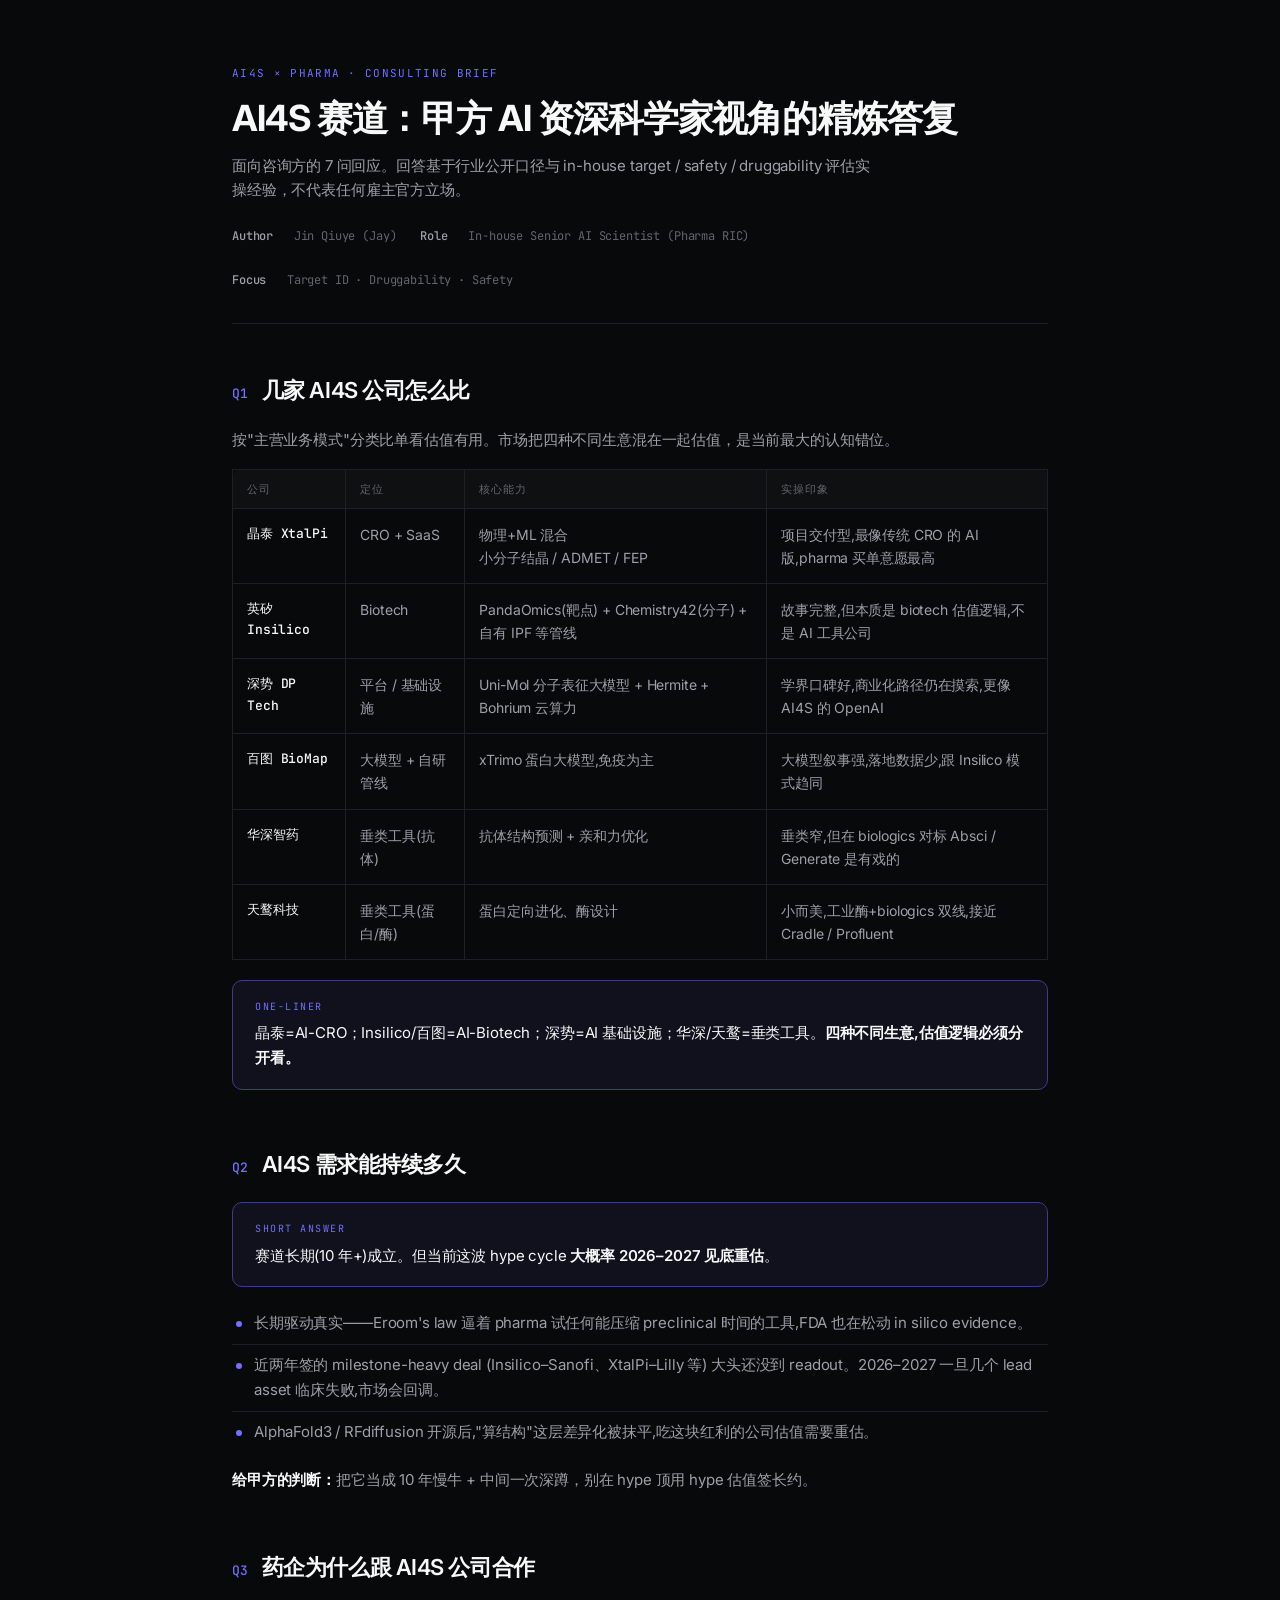
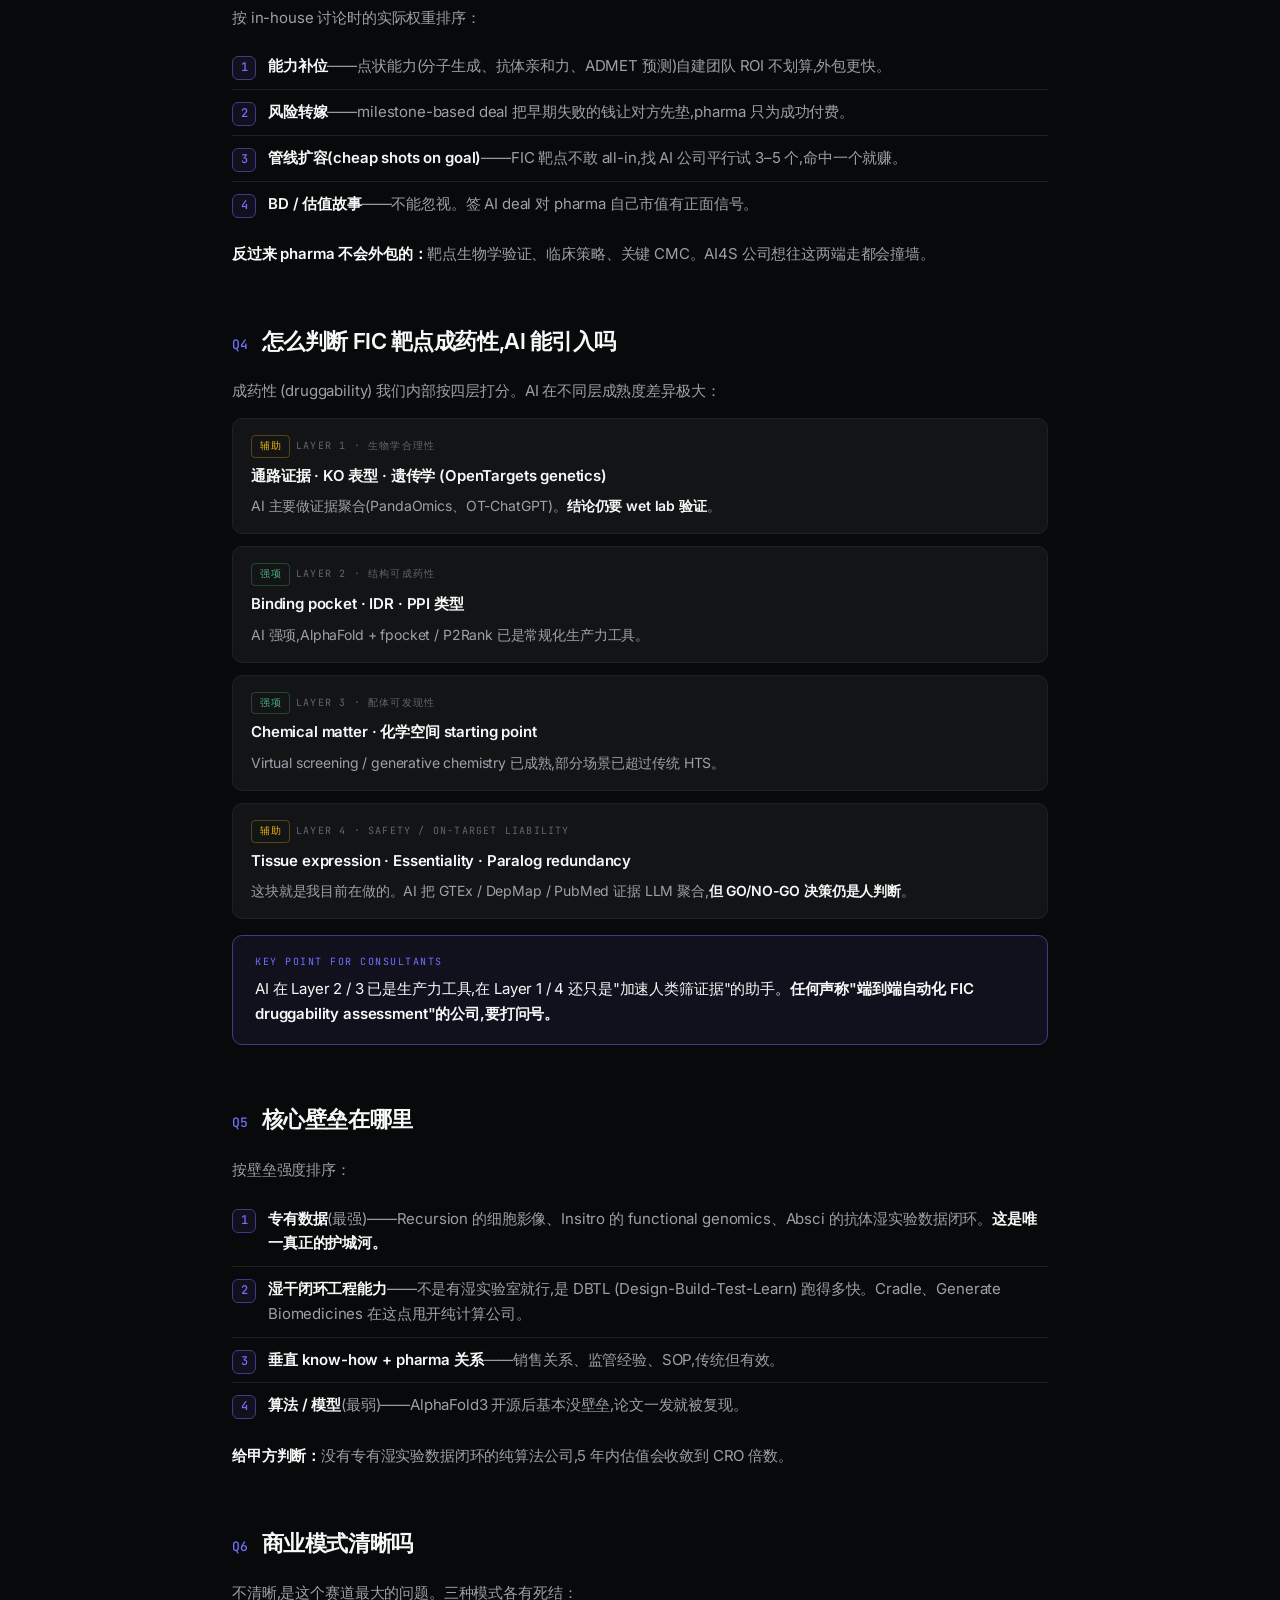
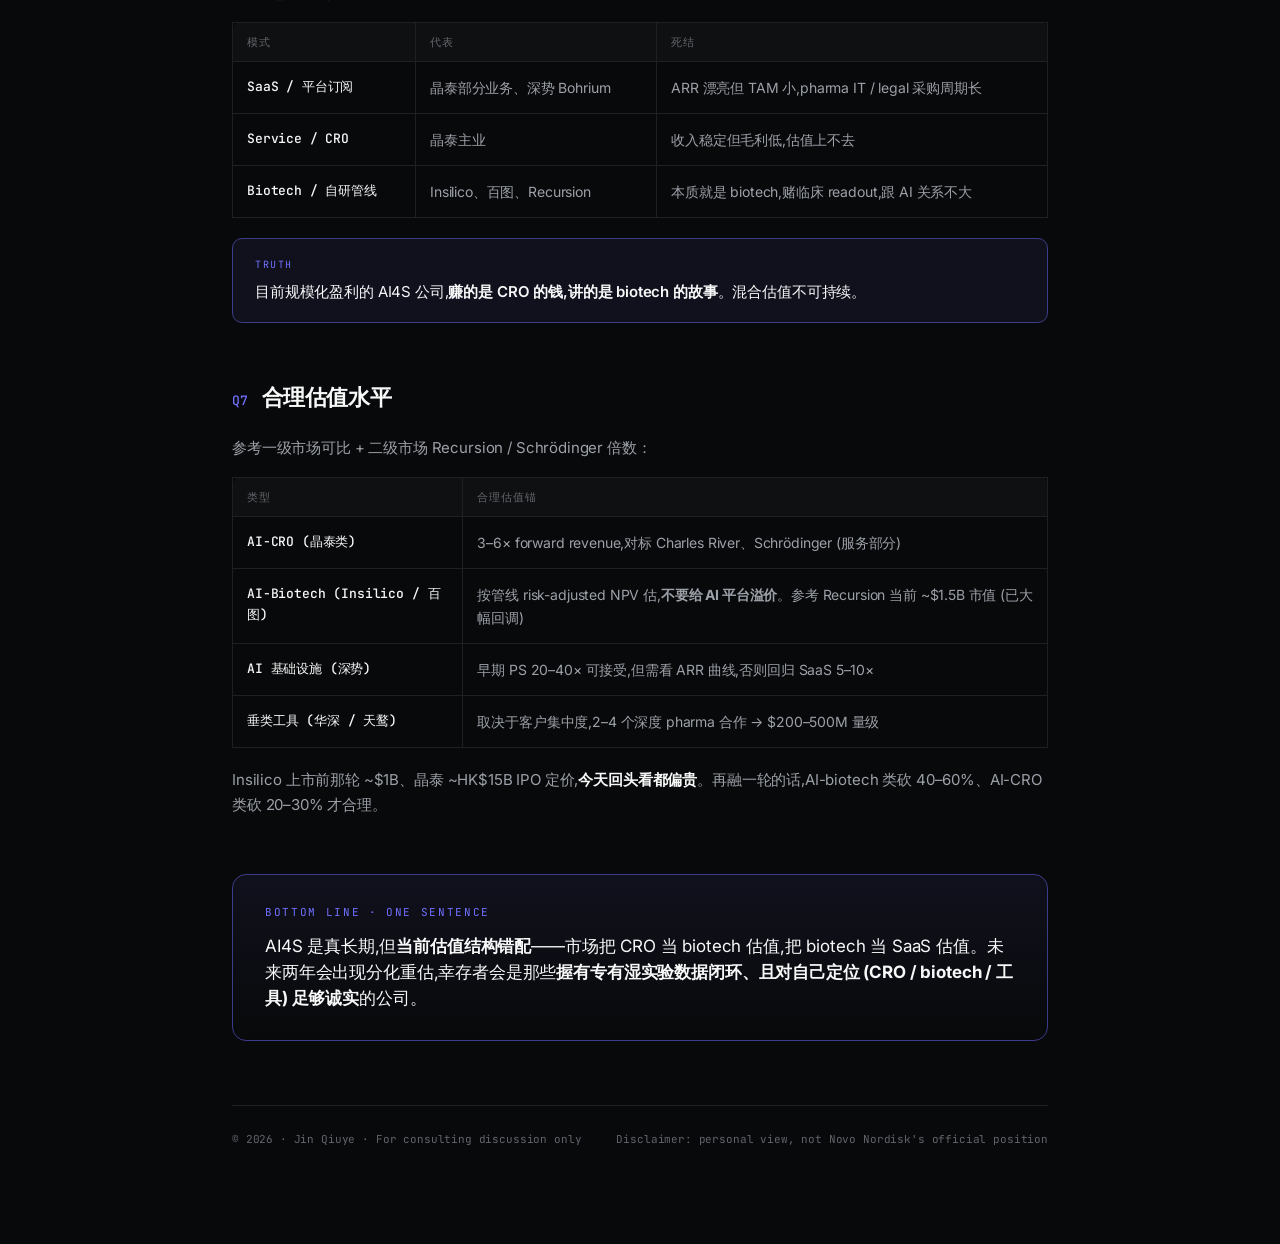
<file: ai4s_consulting_response.html>
<!DOCTYPE html>
<html lang="zh-CN">
<head>
<meta charset="UTF-8">
<meta name="viewport" content="width=device-width, initial-scale=1.0">
<title>AI4S 赛道咨询答复 · 甲方科学家视角</title>
<link href="https://fonts.googleapis.com/css2?family=Inter:wght@300;400;500;600;700;800&family=JetBrains+Mono:wght@400;500&display=swap" rel="stylesheet">
<style>
  :root {
    --bg: #08090a;
    --bg-elev: #0f1011;
    --bg-card: #131416;
    --border: #1f2023;
    --border-strong: #2a2c30;
    --text: #f7f8f8;
    --text-dim: #9ca0a8;
    --text-faint: #62656c;
    --accent: #7170ff;
    --accent-dim: #3d3c8a;
    --accent-soft: rgba(113, 112, 255, 0.08);
    --green: #4cb782;
    --amber: #eab308;
    --red: #ef4444;
    --mono: 'JetBrains Mono', 'SF Mono', Menlo, monospace;
  }
  * { box-sizing: border-box; margin: 0; padding: 0; }
  html, body {
    background: var(--bg);
    color: var(--text);
    font-family: 'Inter', -apple-system, system-ui, sans-serif;
    font-size: 15px;
    line-height: 1.65;
    -webkit-font-smoothing: antialiased;
    letter-spacing: -0.01em;
  }
  .wrap {
    max-width: 880px;
    margin: 0 auto;
    padding: 64px 32px 96px;
  }
  /* Header */
  .hdr {
    border-bottom: 1px solid var(--border);
    padding-bottom: 32px;
    margin-bottom: 48px;
  }
  .hdr .eyebrow {
    font-family: var(--mono);
    font-size: 11px;
    letter-spacing: 0.12em;
    text-transform: uppercase;
    color: var(--accent);
    margin-bottom: 16px;
  }
  .hdr h1 {
    font-size: 36px;
    font-weight: 700;
    letter-spacing: -0.03em;
    line-height: 1.15;
    margin-bottom: 14px;
  }
  .hdr .sub {
    color: var(--text-dim);
    font-size: 15px;
    max-width: 640px;
  }
  .hdr .meta {
    margin-top: 24px;
    display: flex;
    gap: 24px;
    flex-wrap: wrap;
    font-family: var(--mono);
    font-size: 12px;
    color: var(--text-faint);
  }
  .hdr .meta span strong {
    color: var(--text-dim);
    font-weight: 500;
  }
  /* Section */
  .sec {
    margin-bottom: 56px;
  }
  .sec-hd {
    display: flex;
    align-items: baseline;
    gap: 14px;
    margin-bottom: 20px;
  }
  .sec-hd .num {
    font-family: var(--mono);
    font-size: 13px;
    color: var(--accent);
    font-weight: 500;
  }
  .sec-hd h2 {
    font-size: 22px;
    font-weight: 600;
    letter-spacing: -0.02em;
  }
  .sec p {
    color: var(--text-dim);
    margin-bottom: 14px;
  }
  .sec p strong, .sec li strong {
    color: var(--text);
    font-weight: 600;
  }
  /* TL;DR / callout */
  .tldr {
    background: var(--accent-soft);
    border: 1px solid var(--accent-dim);
    border-radius: 10px;
    padding: 18px 22px;
    margin-bottom: 16px;
  }
  .tldr .tag {
    font-family: var(--mono);
    font-size: 10px;
    letter-spacing: 0.15em;
    text-transform: uppercase;
    color: var(--accent);
    margin-bottom: 6px;
  }
  .tldr p {
    color: var(--text);
    margin: 0;
    font-size: 15px;
  }
  /* Table */
  table {
    width: 100%;
    border-collapse: collapse;
    margin: 16px 0 20px;
    font-size: 14px;
  }
  thead th {
    text-align: left;
    font-weight: 500;
    font-size: 11px;
    letter-spacing: 0.08em;
    text-transform: uppercase;
    color: var(--text-faint);
    padding: 10px 14px;
    background: var(--bg-elev);
    border: 1px solid var(--border);
  }
  thead th:first-child { border-radius: 8px 0 0 0; }
  thead th:last-child { border-radius: 0 8px 0 0; }
  tbody td {
    padding: 14px;
    border: 1px solid var(--border);
    color: var(--text-dim);
    vertical-align: top;
  }
  tbody td:first-child {
    color: var(--text);
    font-weight: 500;
    font-family: var(--mono);
    font-size: 13px;
  }
  tbody tr:hover td {
    background: var(--bg-elev);
  }
  /* Lists */
  ul.clean {
    list-style: none;
    margin: 8px 0 16px;
  }
  ul.clean li {
    color: var(--text-dim);
    padding: 8px 0 8px 22px;
    position: relative;
    border-bottom: 1px solid var(--border);
  }
  ul.clean li:last-child { border-bottom: none; }
  ul.clean li::before {
    content: '';
    position: absolute;
    left: 4px;
    top: 18px;
    width: 6px;
    height: 6px;
    border-radius: 50%;
    background: var(--accent);
  }
  ol.ranked {
    list-style: none;
    counter-reset: r;
    margin: 8px 0 16px;
  }
  ol.ranked li {
    counter-increment: r;
    color: var(--text-dim);
    padding: 10px 0 10px 36px;
    position: relative;
    border-bottom: 1px solid var(--border);
  }
  ol.ranked li:last-child { border-bottom: none; }
  ol.ranked li::before {
    content: counter(r);
    position: absolute;
    left: 0;
    top: 12px;
    font-family: var(--mono);
    font-size: 12px;
    color: var(--accent);
    background: var(--accent-soft);
    border: 1px solid var(--accent-dim);
    width: 22px;
    height: 22px;
    border-radius: 6px;
    text-align: center;
    line-height: 20px;
    font-weight: 500;
  }
  /* Tier cards */
  .tiers {
    display: grid;
    gap: 12px;
    margin: 12px 0 16px;
  }
  .tier {
    border: 1px solid var(--border);
    border-radius: 10px;
    padding: 16px 18px;
    background: var(--bg-card);
  }
  .tier .tag {
    font-family: var(--mono);
    font-size: 10px;
    letter-spacing: 0.12em;
    text-transform: uppercase;
    color: var(--text-faint);
    margin-bottom: 6px;
  }
  .tier h4 {
    font-size: 15px;
    margin-bottom: 6px;
    font-weight: 600;
  }
  .tier p {
    color: var(--text-dim);
    font-size: 14px;
    margin: 0;
  }
  /* Verdict / final */
  .verdict {
    margin-top: 56px;
    border: 1px solid var(--accent-dim);
    border-radius: 14px;
    padding: 28px 32px;
    background: linear-gradient(180deg, var(--accent-soft) 0%, transparent 100%);
  }
  .verdict .tag {
    font-family: var(--mono);
    font-size: 11px;
    letter-spacing: 0.15em;
    text-transform: uppercase;
    color: var(--accent);
    margin-bottom: 12px;
  }
  .verdict p {
    color: var(--text);
    font-size: 17px;
    line-height: 1.55;
    margin: 0;
    font-weight: 400;
  }
  /* Footer */
  footer {
    margin-top: 64px;
    padding-top: 24px;
    border-top: 1px solid var(--border);
    font-family: var(--mono);
    font-size: 11px;
    color: var(--text-faint);
    display: flex;
    justify-content: space-between;
    flex-wrap: wrap;
    gap: 10px;
  }
  /* Pill */
  .pill {
    display: inline-block;
    padding: 2px 8px;
    border-radius: 4px;
    font-family: var(--mono);
    font-size: 10px;
    letter-spacing: 0.05em;
    text-transform: uppercase;
    border: 1px solid var(--border-strong);
    color: var(--text-dim);
    margin-right: 6px;
  }
  .pill.green { color: var(--green); border-color: rgba(76, 183, 130, 0.3); }
  .pill.amber { color: var(--amber); border-color: rgba(234, 179, 8, 0.3); }
  .pill.red   { color: var(--red);   border-color: rgba(239, 68, 68, 0.3); }
  @media (max-width: 640px) {
    .wrap { padding: 36px 20px 64px; }
    .hdr h1 { font-size: 26px; }
    table { font-size: 13px; }
    tbody td { padding: 10px; }
    thead th { padding: 8px 10px; font-size: 10px; }
  }
</style>
</head>
<body>
<div class="wrap">

  <header class="hdr">
    <div class="eyebrow">AI4S × Pharma · Consulting Brief</div>
    <h1>AI4S 赛道：甲方 AI 资深科学家视角的精炼答复</h1>
    <p class="sub">面向咨询方的 7 问回应。回答基于行业公开口径与 in-house target / safety / druggability 评估实操经验，不代表任何雇主官方立场。</p>
    <div class="meta">
      <span><strong>Author</strong> &nbsp; Jin Qiuye (Jay)</span>
      <span><strong>Role</strong> &nbsp; In-house Senior AI Scientist (Pharma RIC)</span>
      <span><strong>Focus</strong> &nbsp; Target ID · Druggability · Safety</span>
    </div>
  </header>

  <!-- Q1 -->
  <section class="sec">
    <div class="sec-hd"><span class="num">Q1</span><h2>几家 AI4S 公司怎么比</h2></div>
    <p>按"主营业务模式"分类比单看估值有用。市场把四种不同生意混在一起估值，是当前最大的认知错位。</p>
    <table>
      <thead><tr><th>公司</th><th>定位</th><th>核心能力</th><th>实操印象</th></tr></thead>
      <tbody>
        <tr><td>晶泰 XtalPi</td><td>CRO + SaaS</td><td>物理+ML 混合<br>小分子结晶 / ADMET / FEP</td><td>项目交付型,最像传统 CRO 的 AI 版,pharma 买单意愿最高</td></tr>
        <tr><td>英矽 Insilico</td><td>Biotech</td><td>PandaOmics(靶点) + Chemistry42(分子) + 自有 IPF 等管线</td><td>故事完整,但本质是 biotech 估值逻辑,不是 AI 工具公司</td></tr>
        <tr><td>深势 DP Tech</td><td>平台 / 基础设施</td><td>Uni-Mol 分子表征大模型 + Hermite + Bohrium 云算力</td><td>学界口碑好,商业化路径仍在摸索,更像 AI4S 的 OpenAI</td></tr>
        <tr><td>百图 BioMap</td><td>大模型 + 自研管线</td><td>xTrimo 蛋白大模型,免疫为主</td><td>大模型叙事强,落地数据少,跟 Insilico 模式趋同</td></tr>
        <tr><td>华深智药</td><td>垂类工具(抗体)</td><td>抗体结构预测 + 亲和力优化</td><td>垂类窄,但在 biologics 对标 Absci / Generate 是有戏的</td></tr>
        <tr><td>天鹜科技</td><td>垂类工具(蛋白/酶)</td><td>蛋白定向进化、酶设计</td><td>小而美,工业酶+biologics 双线,接近 Cradle / Profluent</td></tr>
      </tbody>
    </table>
    <div class="tldr">
      <div class="tag">One-liner</div>
      <p>晶泰=AI-CRO；Insilico/百图=AI-Biotech；深势=AI 基础设施；华深/天鹜=垂类工具。<strong>四种不同生意,估值逻辑必须分开看。</strong></p>
    </div>
  </section>

  <!-- Q2 -->
  <section class="sec">
    <div class="sec-hd"><span class="num">Q2</span><h2>AI4S 需求能持续多久</h2></div>
    <div class="tldr">
      <div class="tag">Short Answer</div>
      <p>赛道长期(10 年+)成立。但当前这波 hype cycle <strong>大概率 2026–2027 见底重估</strong>。</p>
    </div>
    <ul class="clean">
      <li>长期驱动真实——Eroom's law 逼着 pharma 试任何能压缩 preclinical 时间的工具,FDA 也在松动 in silico evidence。</li>
      <li>近两年签的 milestone-heavy deal (Insilico–Sanofi、XtalPi–Lilly 等) 大头还没到 readout。2026–2027 一旦几个 lead asset 临床失败,市场会回调。</li>
      <li>AlphaFold3 / RFdiffusion 开源后,"算结构"这层差异化被抹平,吃这块红利的公司估值需要重估。</li>
    </ul>
    <p><strong>给甲方的判断：</strong>把它当成 10 年慢牛 + 中间一次深蹲，别在 hype 顶用 hype 估值签长约。</p>
  </section>

  <!-- Q3 -->
  <section class="sec">
    <div class="sec-hd"><span class="num">Q3</span><h2>药企为什么跟 AI4S 公司合作</h2></div>
    <p>按 in-house 讨论时的实际权重排序：</p>
    <ol class="ranked">
      <li><strong>能力补位</strong>——点状能力(分子生成、抗体亲和力、ADMET 预测)自建团队 ROI 不划算,外包更快。</li>
      <li><strong>风险转嫁</strong>——milestone-based deal 把早期失败的钱让对方先垫,pharma 只为成功付费。</li>
      <li><strong>管线扩容(cheap shots on goal)</strong>——FIC 靶点不敢 all-in,找 AI 公司平行试 3–5 个,命中一个就赚。</li>
      <li><strong>BD / 估值故事</strong>——不能忽视。签 AI deal 对 pharma 自己市值有正面信号。</li>
    </ol>
    <p><strong>反过来 pharma 不会外包的：</strong>靶点生物学验证、临床策略、关键 CMC。AI4S 公司想往这两端走都会撞墙。</p>
  </section>

  <!-- Q4 -->
  <section class="sec">
    <div class="sec-hd"><span class="num">Q4</span><h2>怎么判断 FIC 靶点成药性,AI 能引入吗</h2></div>
    <p>成药性 (druggability) 我们内部按四层打分。AI 在不同层成熟度差异极大：</p>
    <div class="tiers">
      <div class="tier">
        <div class="tag"><span class="pill amber">辅助</span>Layer 1 · 生物学合理性</div>
        <h4>通路证据 · KO 表型 · 遗传学 (OpenTargets genetics)</h4>
        <p>AI 主要做证据聚合(PandaOmics、OT-ChatGPT)。<strong>结论仍要 wet lab 验证</strong>。</p>
      </div>
      <div class="tier">
        <div class="tag"><span class="pill green">强项</span>Layer 2 · 结构可成药性</div>
        <h4>Binding pocket · IDR · PPI 类型</h4>
        <p>AI 强项,AlphaFold + fpocket / P2Rank 已是常规化生产力工具。</p>
      </div>
      <div class="tier">
        <div class="tag"><span class="pill green">强项</span>Layer 3 · 配体可发现性</div>
        <h4>Chemical matter · 化学空间 starting point</h4>
        <p>Virtual screening / generative chemistry 已成熟,部分场景已超过传统 HTS。</p>
      </div>
      <div class="tier">
        <div class="tag"><span class="pill amber">辅助</span>Layer 4 · Safety / on-target liability</div>
        <h4>Tissue expression · Essentiality · Paralog redundancy</h4>
        <p>这块就是我目前在做的。AI 把 GTEx / DepMap / PubMed 证据 LLM 聚合,<strong>但 GO/NO-GO 决策仍是人判断</strong>。</p>
      </div>
    </div>
    <div class="tldr">
      <div class="tag">Key Point for Consultants</div>
      <p>AI 在 Layer 2 / 3 已是生产力工具,在 Layer 1 / 4 还只是"加速人类筛证据"的助手。<strong>任何声称"端到端自动化 FIC druggability assessment"的公司,要打问号。</strong></p>
    </div>
  </section>

  <!-- Q5 -->
  <section class="sec">
    <div class="sec-hd"><span class="num">Q5</span><h2>核心壁垒在哪里</h2></div>
    <p>按壁垒强度排序：</p>
    <ol class="ranked">
      <li><strong>专有数据</strong>(最强)——Recursion 的细胞影像、Insitro 的 functional genomics、Absci 的抗体湿实验数据闭环。<strong>这是唯一真正的护城河。</strong></li>
      <li><strong>湿干闭环工程能力</strong>——不是有湿实验室就行,是 DBTL (Design-Build-Test-Learn) 跑得多快。Cradle、Generate Biomedicines 在这点甩开纯计算公司。</li>
      <li><strong>垂直 know-how + pharma 关系</strong>——销售关系、监管经验、SOP,传统但有效。</li>
      <li><strong>算法 / 模型</strong>(最弱)——AlphaFold3 开源后基本没壁垒,论文一发就被复现。</li>
    </ol>
    <p><strong>给甲方判断：</strong>没有专有湿实验数据闭环的纯算法公司,5 年内估值会收敛到 CRO 倍数。</p>
  </section>

  <!-- Q6 -->
  <section class="sec">
    <div class="sec-hd"><span class="num">Q6</span><h2>商业模式清晰吗</h2></div>
    <p>不清晰,是这个赛道最大的问题。三种模式各有死结：</p>
    <table>
      <thead><tr><th>模式</th><th>代表</th><th>死结</th></tr></thead>
      <tbody>
        <tr><td>SaaS / 平台订阅</td><td>晶泰部分业务、深势 Bohrium</td><td>ARR 漂亮但 TAM 小,pharma IT / legal 采购周期长</td></tr>
        <tr><td>Service / CRO</td><td>晶泰主业</td><td>收入稳定但毛利低,估值上不去</td></tr>
        <tr><td>Biotech / 自研管线</td><td>Insilico、百图、Recursion</td><td>本质就是 biotech,赌临床 readout,跟 AI 关系不大</td></tr>
      </tbody>
    </table>
    <div class="tldr">
      <div class="tag">Truth</div>
      <p>目前规模化盈利的 AI4S 公司,<strong>赚的是 CRO 的钱,讲的是 biotech 的故事</strong>。混合估值不可持续。</p>
    </div>
  </section>

  <!-- Q7 -->
  <section class="sec">
    <div class="sec-hd"><span class="num">Q7</span><h2>合理估值水平</h2></div>
    <p>参考一级市场可比 + 二级市场 Recursion / Schrödinger 倍数：</p>
    <table>
      <thead><tr><th>类型</th><th>合理估值锚</th></tr></thead>
      <tbody>
        <tr><td>AI-CRO (晶泰类)</td><td>3–6× forward revenue,对标 Charles River、Schrödinger (服务部分)</td></tr>
        <tr><td>AI-Biotech (Insilico / 百图)</td><td>按管线 risk-adjusted NPV 估,<strong>不要给 AI 平台溢价</strong>。参考 Recursion 当前 ~$1.5B 市值 (已大幅回调)</td></tr>
        <tr><td>AI 基础设施 (深势)</td><td>早期 PS 20–40× 可接受,但需看 ARR 曲线,否则回归 SaaS 5–10×</td></tr>
        <tr><td>垂类工具 (华深 / 天鹜)</td><td>取决于客户集中度,2–4 个深度 pharma 合作 → $200–500M 量级</td></tr>
      </tbody>
    </table>
    <p>Insilico 上市前那轮 ~$1B、晶泰 ~HK$15B IPO 定价,<strong>今天回头看都偏贵</strong>。再融一轮的话,AI-biotech 类砍 40–60%、AI-CRO 类砍 20–30% 才合理。</p>
  </section>

  <div class="verdict">
    <div class="tag">Bottom Line · One Sentence</div>
    <p>AI4S 是真长期,但<strong>当前估值结构错配</strong>——市场把 CRO 当 biotech 估值,把 biotech 当 SaaS 估值。未来两年会出现分化重估,幸存者会是那些<strong>握有专有湿实验数据闭环、且对自己定位 (CRO / biotech / 工具) 足够诚实</strong>的公司。</p>
  </div>

  <footer>
    <span>© 2026 · Jin Qiuye · For consulting discussion only</span>
    <span>Disclaimer: personal view, not Novo Nordisk's official position</span>
  </footer>

</div>
</body>
</html>
</file>
<file: assets/stylesheets/main.57a0d79d.min.css>
@charset "UTF-8";html{box-sizing:border-box;-webkit-text-size-adjust:none;-moz-text-size-adjust:none;text-size-adjust:none}*,:after,:before{box-sizing:inherit}@media(prefers-reduced-motion){*,:after,:before{transition:none!important}}body{margin:0;-webkit-font-smoothing:antialiased;-moz-osx-font-smoothing:grayscale;--md-text-font-family:var(--md-text-font, _),
    -apple-system, BlinkMacSystemFont, Helvetica, Arial, sans-serif;--md-code-font-family:var(--md-code-font, _),
    SFMono-Regular, Consolas, Menlo, monospace}.md-typeset code:not(.focus-visible),a,button,input,label{-webkit-tap-highlight-color:transparent}a{color:inherit;text-decoration:none}hr{box-sizing:initial;display:block;height:.05rem;padding:0;overflow:visible;border:0}small{font-size:80%}sub,sup{line-height:1em}img{border-style:none}table{border-spacing:0;border-collapse:initial}td,th{font-weight:400;vertical-align:top}button{padding:0;margin:0;font-family:inherit;font-size:inherit;background:#0000;border:0}input{border:0;outline:none}:root{--md-primary-fg-color:#4051b5;--md-primary-fg-color--light:#5d6cc0;--md-primary-fg-color--dark:#303fa1;--md-primary-bg-color:#fff;--md-primary-bg-color--light:#ffffffb3;--md-accent-fg-color:#526cfe;--md-accent-fg-color--transparent:#526cfe1a;--md-accent-bg-color:#fff;--md-accent-bg-color--light:#ffffffb3;--md-typeset-table-sort-icon:url("data:image/svg+xml;charset=utf-8,<svg xmlns='http://www.w3.org/2000/svg' viewBox='0 0 24 24'><path d='m18 21-4-4h3V7h-3l4-4 4 4h-3v10h3M2 19v-2h10v2M2 13v-2h7v2M2 7V5h4v2z'/></svg>");--md-typeset-table-sort-icon--asc:url("data:image/svg+xml;charset=utf-8,<svg xmlns='http://www.w3.org/2000/svg' viewBox='0 0 24 24'><path d='M19 17h3l-4 4-4-4h3V3h2M2 17h10v2H2M6 5v2H2V5m0 6h7v2H2z'/></svg>");--md-typeset-table-sort-icon--desc:url("data:image/svg+xml;charset=utf-8,<svg xmlns='http://www.w3.org/2000/svg' viewBox='0 0 24 24'><path d='M19 7h3l-4-4-4 4h3v14h2M2 17h10v2H2M6 5v2H2V5m0 6h7v2H2z'/></svg>")}[data-md-color-scheme=default]{color-scheme:light}[data-md-color-scheme=default] img[src$="#gh-dark-mode-only"],[data-md-color-scheme=default] img[src$="#only-dark"]{display:none}:root,[data-md-color-scheme=default]{--md-hue:225deg;--md-default-fg-color:#000000de;--md-default-fg-color--light:#0000008a;--md-default-fg-color--lighter:#00000052;--md-default-fg-color--lightest:#00000012;--md-default-bg-color:#fff;--md-default-bg-color--light:#ffffffb3;--md-default-bg-color--lighter:#ffffff4d;--md-default-bg-color--lightest:#ffffff1f;--md-code-fg-color:#36464e;--md-code-bg-color:#f5f5f5;--md-code-bg-color--light:#f5f5f5b3;--md-code-bg-color--lighter:#f5f5f54d;--md-code-hl-color:#4287ff;--md-code-hl-color--light:#4287ff1a;--md-code-hl-number-color:#d52a2a;--md-code-hl-special-color:#db1457;--md-code-hl-function-color:#a846b9;--md-code-hl-constant-color:#6e59d9;--md-code-hl-keyword-color:#3f6ec6;--md-code-hl-string-color:#1c7d4d;--md-code-hl-name-color:var(--md-code-fg-color);--md-code-hl-operator-color:var(--md-default-fg-color--light);--md-code-hl-punctuation-color:var(--md-default-fg-color--light);--md-code-hl-comment-color:var(--md-default-fg-color--light);--md-code-hl-generic-color:var(--md-default-fg-color--light);--md-code-hl-variable-color:var(--md-default-fg-color--light);--md-typeset-color:var(--md-default-fg-color);--md-typeset-a-color:var(--md-primary-fg-color);--md-typeset-del-color:#f5503d26;--md-typeset-ins-color:#0bd57026;--md-typeset-kbd-color:#fafafa;--md-typeset-kbd-accent-color:#fff;--md-typeset-kbd-border-color:#b8b8b8;--md-typeset-mark-color:#ffff0080;--md-typeset-table-color:#0000001f;--md-typeset-table-color--light:#00000009;--md-admonition-fg-color:var(--md-default-fg-color);--md-admonition-bg-color:var(--md-default-bg-color);--md-warning-fg-color:#000000de;--md-warning-bg-color:#ff9;--md-footer-fg-color:#fff;--md-footer-fg-color--light:#ffffffb3;--md-footer-fg-color--lighter:#ffffff73;--md-footer-bg-color:#000000de;--md-footer-bg-color--dark:#00000052;--md-shadow-z1:0 0.2rem 0.5rem #0000000d,
    0 0 0.05rem #0000001a;--md-shadow-z2:0 0.2rem 0.5rem #0000001a,
    0 0 0.05rem #00000040;--md-shadow-z3:0 0.2rem 0.5rem #0003,
    0 0 0.05rem #00000059}.md-icon svg{display:block;width:1.2rem;height:1.2rem;fill:currentcolor}aside,body,input{font-family:var(--md-text-font-family);font-feature-settings:"kern","liga";color:var(--md-typeset-color)}code,kbd,pre{font-family:var(--md-code-font-family);font-feature-settings:"kern"}.md-typeset{font-size:.8rem;line-height:1.6;overflow-wrap:break-word;-webkit-print-color-adjust:exact;color-adjust:exact}@media print{.md-typeset{font-size:.68rem}.md-typeset code,.md-typeset kbd,.md-typeset pre{white-space:pre-wrap}}.md-typeset blockquote,.md-typeset dl,.md-typeset figure,.md-typeset ol,.md-typeset pre,.md-typeset ul{margin-top:1em;margin-bottom:1em}.md-typeset h1{margin:0 0 1.25em;font-size:2em;line-height:1.3;color:var(--md-default-fg-color--light)}.md-typeset h1,.md-typeset h2{font-weight:300;letter-spacing:-.01em}.md-typeset h2{margin:1.6em 0 .64em;font-size:1.5625em;line-height:1.4}.md-typeset h3{margin:1.6em 0 .8em;font-size:1.25em;font-weight:400;line-height:1.5;letter-spacing:-.01em}.md-typeset h2+h3{margin-top:.8em}.md-typeset h4{margin:1em 0;font-weight:700;letter-spacing:-.01em}.md-typeset h5,.md-typeset h6{margin:1.25em 0;font-size:.8em;font-weight:700;color:var(--md-default-fg-color--light);letter-spacing:-.01em}.md-typeset h5{text-transform:uppercase}.md-typeset h5 code{text-transform:none}.md-typeset hr{display:flow-root;margin:1.5em 0;border-bottom:.05rem solid var(--md-default-fg-color--lightest)}.md-typeset a{color:var(--md-typeset-a-color);word-break:break-word}.md-typeset a,.md-typeset a:before{transition:color 125ms}.md-typeset a:focus,.md-typeset a:hover{color:var(--md-accent-fg-color)}.md-typeset a:focus code,.md-typeset a:hover code{color:var(--md-accent-fg-color);background-color:var(--md-accent-fg-color--transparent)}.md-typeset a code{color:var(--md-typeset-a-color)}.md-typeset a.focus-visible{outline-color:var(--md-accent-fg-color);outline-offset:.2rem}.md-typeset code,.md-typeset kbd,.md-typeset pre{font-variant-ligatures:none;color:var(--md-code-fg-color);direction:ltr;transition:background-color 125ms}.md-typeset code{padding:0 .2941176471em;font-size:.85em;word-break:break-word;background-color:var(--md-code-bg-color);border-radius:.1rem;-webkit-box-decoration-break:clone;box-decoration-break:clone;transition:color 125ms,background-color 125ms}.md-typeset code:not(.focus-visible){outline:none}.md-typeset pre{position:relative;display:flow-root;line-height:1.4}.md-typeset pre>code{display:block;padding:.7720588235em 1.1764705882em;margin:0;overflow:auto;word-break:normal;touch-action:auto;scrollbar-color:var(--md-default-fg-color--lighter) #0000;scrollbar-width:thin;outline-color:var(--md-accent-fg-color);box-shadow:none;-webkit-box-decoration-break:slice;box-decoration-break:slice}.md-typeset pre>code:hover{scrollbar-color:var(--md-accent-fg-color) #0000}.md-typeset pre>code::-webkit-scrollbar{width:.2rem;height:.2rem}.md-typeset pre>code::-webkit-scrollbar-thumb{background-color:var(--md-default-fg-color--lighter)}.md-typeset pre>code::-webkit-scrollbar-thumb:hover{background-color:var(--md-accent-fg-color)}.md-typeset kbd{display:inline-block;padding:0 .6666666667em;font-size:.75em;color:var(--md-default-fg-color);word-break:break-word;vertical-align:text-top;background-color:var(--md-typeset-kbd-color);border-radius:.1rem;box-shadow:0 .1rem 0 .05rem var(--md-typeset-kbd-border-color),0 .1rem 0 var(--md-typeset-kbd-border-color),0 -.1rem .2rem var(--md-typeset-kbd-accent-color) inset}.md-typeset mark{color:inherit;word-break:break-word;background-color:var(--md-typeset-mark-color);-webkit-box-decoration-break:clone;box-decoration-break:clone}.md-typeset abbr{text-decoration:none;cursor:help}.md-typeset [data-preview],.md-typeset abbr{border-bottom:.05rem dotted var(--md-default-fg-color--light)}.md-typeset small{opacity:.75}[dir=ltr] .md-typeset sub,[dir=ltr] .md-typeset sup{margin-left:.078125em}[dir=rtl] .md-typeset sub,[dir=rtl] .md-typeset sup{margin-right:.078125em}[dir=ltr] .md-typeset blockquote{padding-left:.6rem;border-left:.2rem solid var(--md-default-fg-color--lighter)}[dir=rtl] .md-typeset blockquote{padding-right:.6rem;border-right:.2rem solid var(--md-default-fg-color--lighter)}.md-typeset blockquote{margin-left:0;margin-right:0;color:var(--md-default-fg-color--light)}.md-typeset ul{list-style-type:disc}.md-typeset ul[type]{list-style-type:revert-layer}[dir=ltr] .md-typeset ol,[dir=ltr] .md-typeset ol li ol,[dir=ltr] .md-typeset ol li ul,[dir=ltr] .md-typeset ul,[dir=ltr] .md-typeset ul li ol,[dir=ltr] .md-typeset ul li ul{margin-left:.625em}[dir=rtl] .md-typeset ol,[dir=rtl] .md-typeset ol li ol,[dir=rtl] .md-typeset ol li ul,[dir=rtl] .md-typeset ul,[dir=rtl] .md-typeset ul li ol,[dir=rtl] .md-typeset ul li ul{margin-right:.625em}.md-typeset ol,.md-typeset ul{padding:0}.md-typeset ol:not([hidden]),.md-typeset ul:not([hidden]){display:flow-root}.md-typeset ol ol,.md-typeset ul ol{list-style-type:lower-alpha}.md-typeset ol ol ol,.md-typeset ul ol ol{list-style-type:lower-roman}.md-typeset ol ol ol ol,.md-typeset ul ol ol ol{list-style-type:upper-alpha}.md-typeset ol ol ol ol ol,.md-typeset ul ol ol ol ol{list-style-type:upper-roman}.md-typeset ol[type],.md-typeset ul[type]{list-style-type:revert-layer}[dir=ltr] .md-typeset ol li,[dir=ltr] .md-typeset ul li{margin-left:1.25em}[dir=rtl] .md-typeset ol li,[dir=rtl] .md-typeset ul li{margin-right:1.25em}.md-typeset ol li,.md-typeset ul li{margin-bottom:.5em}.md-typeset ol li blockquote,.md-typeset ol li p,.md-typeset ul li blockquote,.md-typeset ul li p{margin:.5em 0}.md-typeset ol li:last-child,.md-typeset ul li:last-child{margin-bottom:0}.md-typeset ol li ol,.md-typeset ol li ul,.md-typeset ul li ol,.md-typeset ul li ul{margin-top:.5em;margin-bottom:.5em}[dir=ltr] .md-typeset dd{margin-left:1.875em}[dir=rtl] .md-typeset dd{margin-right:1.875em}.md-typeset dd{margin-top:1em;margin-bottom:1.5em}.md-typeset img,.md-typeset svg,.md-typeset video{max-width:100%;height:auto}.md-typeset img[align=left]{margin:1em 1em 1em 0}.md-typeset img[align=right]{margin:1em 0 1em 1em}.md-typeset img[align]:only-child{margin-top:0}.md-typeset figure{display:flow-root;width:fit-content;max-width:100%;margin:1em auto;text-align:center}.md-typeset figure img{display:block;margin:0 auto}.md-typeset figcaption{max-width:24rem;margin:1em auto;font-style:italic}.md-typeset iframe{max-width:100%}.md-typeset table:not([class]){display:inline-block;max-width:100%;overflow:auto;font-size:.64rem;touch-action:auto;background-color:var(--md-default-bg-color);border:.05rem solid var(--md-typeset-table-color);border-radius:.1rem}@media print{.md-typeset table:not([class]){display:table}}.md-typeset table:not([class])+*{margin-top:1.5em}.md-typeset table:not([class]) td>:first-child,.md-typeset table:not([class]) th>:first-child{margin-top:0}.md-typeset table:not([class]) td>:last-child,.md-typeset table:not([class]) th>:last-child{margin-bottom:0}.md-typeset table:not([class]) td:not([align]),.md-typeset table:not([class]) th:not([align]){text-align:left}[dir=rtl] .md-typeset table:not([class]) td:not([align]),[dir=rtl] .md-typeset table:not([class]) th:not([align]){text-align:right}.md-typeset table:not([class]) th{min-width:5rem;padding:.9375em 1.25em;font-weight:700;vertical-align:top}.md-typeset table:not([class]) td{padding:.9375em 1.25em;vertical-align:top;border-top:.05rem solid var(--md-typeset-table-color)}.md-typeset table:not([class]) tbody tr{transition:background-color 125ms}.md-typeset table:not([class]) tbody tr:hover{background-color:var(--md-typeset-table-color--light);box-shadow:0 .05rem 0 var(--md-default-bg-color) inset}.md-typeset table:not([class]) a{word-break:normal}.md-typeset table th[role=columnheader]{cursor:pointer}[dir=ltr] .md-typeset table th[role=columnheader]:after{margin-left:.5em}[dir=rtl] .md-typeset table th[role=columnheader]:after{margin-right:.5em}.md-typeset table th[role=columnheader]:after{display:inline-block;width:1.2em;height:1.2em;vertical-align:text-bottom;content:"";-webkit-mask-image:var(--md-typeset-table-sort-icon);mask-image:var(--md-typeset-table-sort-icon);-webkit-mask-repeat:no-repeat;mask-repeat:no-repeat;-webkit-mask-size:contain;mask-size:contain;transition:background-color 125ms}.md-typeset table th[role=columnheader]:hover:after{background-color:var(--md-default-fg-color--lighter)}.md-typeset table th[role=columnheader][aria-sort=ascending]:after{background-color:var(--md-default-fg-color--light);-webkit-mask-image:var(--md-typeset-table-sort-icon--asc);mask-image:var(--md-typeset-table-sort-icon--asc)}.md-typeset table th[role=columnheader][aria-sort=descending]:after{background-color:var(--md-default-fg-color--light);-webkit-mask-image:var(--md-typeset-table-sort-icon--desc);mask-image:var(--md-typeset-table-sort-icon--desc)}.md-typeset__scrollwrap{margin:1em -.8rem;overflow-x:auto;touch-action:auto}.md-typeset__table{display:inline-block;padding:0 .8rem;margin-bottom:.5em}@media print{.md-typeset__table{display:block}}html .md-typeset__table table{display:table;width:100%;margin:0;overflow:hidden}@media screen and (max-width:44.984375em){.md-content__inner>pre{margin:1em -.8rem}.md-content__inner>pre code{border-radius:0}}.md-typeset .md-author{position:relative;display:block;flex-shrink:0;width:1.6rem;height:1.6rem;overflow:hidden;border-radius:100%;transition:color 125ms,transform 125ms}.md-typeset .md-author img{display:block}.md-typeset .md-author--more{font-size:.6rem;font-weight:700;line-height:1.6rem;color:var(--md-default-fg-color--lighter);text-align:center;background:var(--md-default-fg-color--lightest)}.md-typeset .md-author--long{width:2.4rem;height:2.4rem}.md-typeset a.md-author{transform:scale(1)}.md-typeset a.md-author img{filter:grayscale(100%) opacity(75%);border-radius:100%;transition:filter 125ms}.md-typeset a.md-author:focus,.md-typeset a.md-author:hover{z-index:1;transform:scale(1.1)}.md-typeset a.md-author:focus img,.md-typeset a.md-author:hover img{filter:grayscale(0)}.md-banner{overflow:auto;color:var(--md-footer-fg-color);background-color:var(--md-footer-bg-color)}@media print{.md-banner{display:none}}.md-banner--warning{color:var(--md-warning-fg-color);background-color:var(--md-warning-bg-color)}.md-banner__inner{padding:0 .8rem;margin:.6rem auto;font-size:.7rem}[dir=ltr] .md-banner__button{float:right}[dir=rtl] .md-banner__button{float:left}.md-banner__button{color:inherit;cursor:pointer;transition:opacity .25s}.no-js .md-banner__button{display:none}.md-banner__button:hover{opacity:.7}html{height:100%;overflow-x:hidden;font-size:125%}@media screen and (min-width:100em){html{font-size:137.5%}}@media screen and (min-width:125em){html{font-size:150%}}body{position:relative;display:flex;flex-direction:column;width:100%;min-height:100%;font-size:.5rem;background-color:var(--md-default-bg-color)}@media print{body{display:block}}@media screen and (max-width:59.984375em){body[data-md-scrolllock]{position:fixed}}.md-grid{max-width:61rem;margin-left:auto;margin-right:auto}.md-container{display:flex;flex-grow:1;flex-direction:column}@media print{.md-container{display:block}}.md-main{flex-grow:1}.md-main__inner{display:flex;height:100%;margin-top:1.5rem}.md-ellipsis{overflow:hidden;text-overflow:ellipsis}.md-toggle{display:none}.md-option{position:absolute;width:0;height:0;opacity:0}.md-option:checked+label:not([hidden]){display:block}.md-option.focus-visible+label{outline-style:auto;outline-color:var(--md-accent-fg-color)}.md-skip{position:fixed;z-index:-1;padding:.3rem .5rem;margin:.5rem;font-size:.64rem;color:var(--md-default-bg-color);background-color:var(--md-default-fg-color);border-radius:.1rem;outline-color:var(--md-accent-fg-color);opacity:0;transform:translateY(.4rem)}.md-skip:focus{z-index:10;opacity:1;transition:transform .25s cubic-bezier(.4,0,.2,1),opacity 175ms 75ms;transform:translateY(0)}@page{margin:25mm}:root{--md-clipboard-icon:url("data:image/svg+xml;charset=utf-8,<svg xmlns='http://www.w3.org/2000/svg' viewBox='0 0 24 24'><path d='M19 21H8V7h11m0-2H8a2 2 0 0 0-2 2v14a2 2 0 0 0 2 2h11a2 2 0 0 0 2-2V7a2 2 0 0 0-2-2m-3-4H4a2 2 0 0 0-2 2v14h2V3h12z'/></svg>");--md-code-select-icon:url("data:image/svg+xml;charset=utf-8,<svg xmlns='http://www.w3.org/2000/svg' viewBox='0 0 24 24'><path d='M19 19h-4v2h4c1.1 0 2-.9 2-2v-4h-2m0-12h-4v2h4v4h2V5c0-1.1-.9-2-2-2M5 5h4V3H5c-1.1 0-2 .9-2 2v4h2m0 6H3v4c0 1.1.9 2 2 2h4v-2H5zm2-4h2v2H7zm4 0h2v2h-2zm4 0h2v2h-2zM7 7h2v2H7zm4 0h2v2h-2zm4 0h2v2h-2zm-8 8h2v2H7zm4 0h2v2h-2zm4 0h2v2h-2z'/></svg>");--md-code-copy-icon:url("data:image/svg+xml;charset=utf-8,<svg xmlns='http://www.w3.org/2000/svg' viewBox='0 0 24 24'><path d='M19 21H8V7h11m0-2H8a2 2 0 0 0-2 2v14a2 2 0 0 0 2 2h11a2 2 0 0 0 2-2V7a2 2 0 0 0-2-2m-3-4H4a2 2 0 0 0-2 2v14h2V3h12z'/></svg>")}.md-clipboard{z-index:1;width:1.5em;height:1.5em;color:var(--md-default-fg-color--lightest);cursor:pointer;border-radius:.1rem;outline-color:var(--md-accent-fg-color);outline-offset:.1rem;transition:color .25s}@media print{.md-clipboard{display:none}}.md-clipboard:not(.focus-visible){outline:none;-webkit-tap-highlight-color:transparent}:hover>.md-clipboard{color:var(--md-default-fg-color--light)}.md-clipboard:focus,.md-clipboard:hover{color:var(--md-accent-fg-color)}.md-clipboard:after{display:block;width:1.125em;height:1.125em;margin:0 auto;content:"";background-color:currentcolor;-webkit-mask-image:var(--md-clipboard-icon);mask-image:var(--md-clipboard-icon);-webkit-mask-repeat:no-repeat;mask-repeat:no-repeat;-webkit-mask-position:center;mask-position:center;-webkit-mask-size:contain;mask-size:contain}.md-clipboard--inline{cursor:pointer}.md-clipboard--inline code{transition:color .25s,background-color .25s}.md-clipboard--inline:focus code,.md-clipboard--inline:hover code{color:var(--md-accent-fg-color);background-color:var(--md-accent-fg-color--transparent)}.md-typeset .md-code__content{display:grid}.md-code__nav{position:absolute;top:.25em;right:.25em;z-index:1;display:flex;gap:.2rem;padding:.2rem;background-color:var(--md-code-bg-color--lighter);border-radius:.1rem;transition:background-color .25s}:hover>.md-code__nav{background-color:var(--md-code-bg-color--light)}.md-code__button{display:block;width:1.5em;height:1.5em;color:var(--md-default-fg-color--lightest);cursor:pointer;outline-color:var(--md-accent-fg-color);outline-offset:.1rem;transition:color .25s}:hover>*>.md-code__button{color:var(--md-default-fg-color--light)}.md-code__button.focus-visible,.md-code__button:hover{color:var(--md-accent-fg-color)}.md-code__button--active{color:var(--md-default-fg-color)!important}.md-code__button:after{display:block;width:1.125em;height:1.125em;margin:0 auto;content:"";background-color:currentcolor;-webkit-mask-repeat:no-repeat;mask-repeat:no-repeat;-webkit-mask-position:center;mask-position:center;-webkit-mask-size:contain;mask-size:contain}.md-code__button[data-md-type=select]:after{-webkit-mask-image:var(--md-code-select-icon);mask-image:var(--md-code-select-icon)}.md-code__button[data-md-type=copy]:after{-webkit-mask-image:var(--md-code-copy-icon);mask-image:var(--md-code-copy-icon)}@keyframes consent{0%{opacity:0;transform:translateY(100%)}to{opacity:1;transform:translateY(0)}}@keyframes overlay{0%{opacity:0}to{opacity:1}}.md-consent__overlay{position:fixed;top:0;z-index:5;width:100%;height:100%;background-color:#0000008a;-webkit-backdrop-filter:blur(.1rem);backdrop-filter:blur(.1rem);opacity:1;animation:overlay .25s both}.md-consent__inner{position:fixed;bottom:0;z-index:5;width:100%;max-height:100%;padding:0;overflow:auto;background-color:var(--md-default-bg-color);border:0;border-radius:.1rem;box-shadow:0 0 .2rem #0000001a,0 .2rem .4rem #0003;animation:consent .5s cubic-bezier(.1,.7,.1,1) both}.md-consent__form{padding:.8rem}.md-consent__settings{display:none;margin:1em 0}input:checked+.md-consent__settings{display:block}.md-consent__controls{margin-bottom:.8rem}.md-typeset .md-consent__controls .md-button{display:inline}@media screen and (max-width:44.984375em){.md-typeset .md-consent__controls .md-button{display:block;width:100%;margin-top:.4rem;text-align:center}}.md-consent label{cursor:pointer}.md-content{flex-grow:1;min-width:0}.md-content__inner{padding-top:.6rem;margin:0 .8rem 1.2rem}@media screen and (min-width:76.25em){[dir=ltr] .md-sidebar--primary:not([hidden])~.md-content>.md-content__inner,[dir=rtl] .md-sidebar--secondary:not([hidden])~.md-content>.md-content__inner{margin-left:1.2rem}[dir=ltr] .md-sidebar--secondary:not([hidden])~.md-content>.md-content__inner,[dir=rtl] .md-sidebar--primary:not([hidden])~.md-content>.md-content__inner{margin-right:1.2rem}}.md-content__inner:before{display:block;height:.4rem;content:""}.md-content__inner>:last-child{margin-bottom:0}[dir=ltr] .md-content__button{float:right;margin-left:.4rem}[dir=rtl] .md-content__button{float:left;margin-right:.4rem}.md-content__button{padding:0;margin:.4rem 0}@media print{.md-content__button{display:none}}.md-typeset .md-content__button{color:var(--md-default-fg-color--lighter)}.md-content__button svg{display:inline;vertical-align:top}[dir=rtl] .md-content__button svg{transform:scaleX(-1)}[dir=ltr] .md-dialog{right:.8rem}[dir=rtl] .md-dialog{left:.8rem}.md-dialog{position:fixed;bottom:.8rem;z-index:4;min-width:11.1rem;padding:.4rem .6rem;pointer-events:none;background-color:var(--md-default-fg-color);border-radius:.1rem;box-shadow:var(--md-shadow-z3);opacity:0;transition:transform 0s .4s,opacity .4s;transform:translateY(100%)}@media print{.md-dialog{display:none}}.md-dialog--active{pointer-events:auto;opacity:1;transition:transform .4s cubic-bezier(.075,.85,.175,1),opacity .4s;transform:translateY(0)}.md-dialog__inner{font-size:.7rem;color:var(--md-default-bg-color)}.md-feedback{margin:2em 0 1em;text-align:center}.md-feedback fieldset{padding:0;margin:0;border:none}.md-feedback__title{margin:1em auto;font-weight:700}.md-feedback__inner{position:relative}.md-feedback__list{position:relative;display:flex;flex-wrap:wrap;place-content:baseline center}.md-feedback__list:hover .md-icon:not(:disabled){color:var(--md-default-fg-color--lighter)}:disabled .md-feedback__list{min-height:1.8rem}.md-feedback__icon{flex-shrink:0;margin:0 .1rem;color:var(--md-default-fg-color--light);cursor:pointer;transition:color 125ms}.md-feedback__icon:not(:disabled).md-icon:hover{color:var(--md-accent-fg-color)}.md-feedback__icon:disabled{color:var(--md-default-fg-color--lightest);pointer-events:none}.md-feedback__note{position:relative;opacity:0;transition:transform .4s cubic-bezier(.1,.7,.1,1),opacity .15s;transform:translateY(.4rem)}.md-feedback__note>*{max-width:16rem;margin:0 auto}:disabled .md-feedback__note{opacity:1;transform:translateY(0)}@media print{.md-feedback,.md-footer{display:none}}.md-footer{color:var(--md-footer-fg-color);background-color:var(--md-footer-bg-color)}.md-footer__inner{justify-content:space-between;padding:.2rem;overflow:auto}.md-footer__inner:not([hidden]){display:flex}.md-footer__link{display:flex;flex-grow:.01;align-items:end;max-width:100%;margin-top:1rem;margin-bottom:.4rem;overflow:hidden;outline-color:var(--md-accent-fg-color);transition:opacity .25s}.md-footer__link:focus,.md-footer__link:hover{opacity:.7}[dir=rtl] .md-footer__link svg{transform:scaleX(-1)}@media screen and (max-width:44.984375em){.md-footer__link--prev{flex-shrink:0}.md-footer__link--prev .md-footer__title{display:none}}[dir=ltr] .md-footer__link--next{margin-left:auto}.md-footer__link--next{text-align:right}[dir=rtl] .md-footer__link--next{margin-right:auto;text-align:left}.md-footer__title{flex-grow:1;max-width:calc(100% - 2.4rem);padding:0 1rem;margin-bottom:.7rem;font-size:.9rem;white-space:nowrap}.md-footer__button{padding:.4rem;margin:.2rem}.md-footer__direction{font-size:.64rem;opacity:.7}.md-footer-meta{background-color:var(--md-footer-bg-color--dark)}.md-footer-meta__inner{display:flex;flex-wrap:wrap;justify-content:space-between;padding:.2rem}html .md-footer-meta.md-typeset a{color:var(--md-footer-fg-color--light)}html .md-footer-meta.md-typeset a:focus,html .md-footer-meta.md-typeset a:hover{color:var(--md-footer-fg-color)}.md-copyright{width:100%;padding:.4rem 0;margin:auto .6rem;font-size:.64rem;color:var(--md-footer-fg-color--lighter)}.md-copyright__highlight{color:var(--md-footer-fg-color--light)}.md-social{display:inline-flex;gap:.2rem;padding:.2rem 0 .6rem;margin:0 .4rem}@media screen and (min-width:45em){.md-copyright{width:auto}.md-social{padding:.6rem 0}}.md-social__link{display:inline-block;width:1.6rem;height:1.6rem;text-align:center}.md-social__link:before{line-height:1.9}.md-social__link svg{max-height:.8rem;vertical-align:-25%;fill:currentcolor}.md-typeset .md-button{display:inline-block;padding:.625em 2em;font-weight:700;color:var(--md-primary-fg-color);cursor:pointer;border:.1rem solid;border-radius:.1rem;transition:color 125ms,background-color 125ms,border-color 125ms}.md-typeset .md-button--primary{color:var(--md-primary-bg-color);background-color:var(--md-primary-fg-color);border-color:var(--md-primary-fg-color)}.md-typeset .md-button:focus,.md-typeset .md-button:hover{color:var(--md-accent-bg-color);background-color:var(--md-accent-fg-color);border-color:var(--md-accent-fg-color)}[dir=ltr] .md-typeset .md-input,[dir=rtl] .md-typeset .md-input{border-top-left-radius:.1rem}[dir=ltr] .md-typeset .md-input,[dir=rtl] .md-typeset .md-input{border-top-right-radius:.1rem}.md-typeset .md-input{height:1.8rem;padding:0 .6rem;font-size:.8rem;border-bottom:.1rem solid var(--md-default-fg-color--lighter);box-shadow:var(--md-shadow-z1);transition:border .25s,box-shadow .25s}.md-typeset .md-input:focus,.md-typeset .md-input:hover{border-bottom-color:var(--md-accent-fg-color);box-shadow:var(--md-shadow-z2)}.md-typeset .md-input--stretch{width:100%}.md-header{position:sticky;left:0;right:0;top:0;z-index:4;display:block;color:var(--md-primary-bg-color);background-color:var(--md-primary-fg-color);box-shadow:0 0 .2rem #0000,0 .2rem .4rem #0000}@media print{.md-header{display:none}}.md-header[hidden]{transition:transform .25s cubic-bezier(.8,0,.6,1),box-shadow .25s;transform:translateY(-100%)}.md-header--shadow{box-shadow:0 0 .2rem #0000001a,0 .2rem .4rem #0003;transition:transform .25s cubic-bezier(.1,.7,.1,1),box-shadow .25s}.md-header__inner{display:flex;align-items:center;padding:0 .2rem}.md-header__button{position:relative;z-index:1;padding:.4rem;margin:.2rem;color:currentcolor;vertical-align:middle;cursor:pointer;outline-color:var(--md-accent-fg-color);transition:opacity .25s}.md-header__button:hover{opacity:.7}.md-header__button:not([hidden]){display:inline-block}.md-header__button:not(.focus-visible){outline:none;-webkit-tap-highlight-color:transparent}.md-header__button.md-logo{padding:.4rem;margin:.2rem}@media screen and (max-width:76.234375em){.md-header__button.md-logo{display:none}}.md-header__button.md-logo img,.md-header__button.md-logo svg{display:block;width:auto;height:1.2rem;fill:currentcolor}@media screen and (min-width:60em){.md-header__button[for=__search]{display:none}}.no-js .md-header__button[for=__search]{display:none}[dir=rtl] .md-header__button[for=__search] svg{transform:scaleX(-1)}@media screen and (min-width:76.25em){.md-header__button[for=__drawer]{display:none}}.md-header__topic{position:absolute;display:flex;max-width:100%;white-space:nowrap;transition:transform .4s cubic-bezier(.1,.7,.1,1),opacity .15s}.md-header__topic+.md-header__topic{z-index:-1;pointer-events:none;opacity:0;transition:transform .4s cubic-bezier(1,.7,.1,.1),opacity .15s;transform:translateX(1.25rem)}[dir=rtl] .md-header__topic+.md-header__topic{transform:translateX(-1.25rem)}.md-draft,.md-header__topic:first-child,.md-nav__title{font-weight:700}[dir=ltr] .md-header__title{margin-left:1rem;margin-right:.4rem}[dir=rtl] .md-header__title{margin-right:1rem;margin-left:.4rem}.md-header__title{flex-grow:1;height:2.4rem;font-size:.9rem;line-height:2.4rem}.md-header__title--active .md-header__topic{z-index:-1;pointer-events:none;opacity:0;transition:transform .4s cubic-bezier(1,.7,.1,.1),opacity .15s;transform:translateX(-1.25rem)}[dir=rtl] .md-header__title--active .md-header__topic{transform:translateX(1.25rem)}.md-header__title--active .md-header__topic+.md-header__topic{z-index:0;pointer-events:auto;opacity:1;transition:transform .4s cubic-bezier(.1,.7,.1,1),opacity .15s;transform:translateX(0)}.md-header__title>.md-header__ellipsis{position:relative;width:100%;height:100%}.md-header__option{display:flex;flex-shrink:0;max-width:100%;white-space:nowrap;transition:max-width 0s .25s,opacity .25s .25s}[data-md-toggle=search]:checked~.md-header .md-header__option{max-width:0;opacity:0;transition:max-width,opacity}.md-header__option>input{bottom:0}.md-header__source{display:none}@media screen and (min-width:60em){[dir=ltr] .md-header__source{margin-left:1rem}[dir=rtl] .md-header__source{margin-right:1rem}.md-header__source{display:block;width:11.7rem;max-width:11.7rem}}@media screen and (min-width:76.25em){[dir=ltr] .md-header__source{margin-left:1.4rem}[dir=rtl] .md-header__source{margin-right:1.4rem}}.md-meta{font-size:.7rem;line-height:1.3;color:var(--md-default-fg-color--light)}.md-meta__list{display:inline-flex;flex-wrap:wrap;padding:0;margin:0;list-style:none}.md-meta__item:not(:last-child):after{margin-left:.2rem;margin-right:.2rem;content:"·"}.md-meta__link{color:var(--md-typeset-a-color)}.md-meta__link:focus,.md-meta__link:hover{color:var(--md-accent-fg-color)}.md-draft{display:inline-block;padding-left:.5714285714em;padding-right:.5714285714em;color:#fff;background-color:#ff1744;border-radius:.125em}:root{--md-nav-icon--prev:url("data:image/svg+xml;charset=utf-8,<svg xmlns='http://www.w3.org/2000/svg' viewBox='0 0 24 24'><path d='M20 11v2H8l5.5 5.5-1.42 1.42L4.16 12l7.92-7.92L13.5 5.5 8 11z'/></svg>");--md-nav-icon--next:url("data:image/svg+xml;charset=utf-8,<svg xmlns='http://www.w3.org/2000/svg' viewBox='0 0 24 24'><path d='M8.59 16.58 13.17 12 8.59 7.41 10 6l6 6-6 6z'/></svg>");--md-toc-icon:url("data:image/svg+xml;charset=utf-8,<svg xmlns='http://www.w3.org/2000/svg' viewBox='0 0 24 24'><path d='M3 9h14V7H3zm0 4h14v-2H3zm0 4h14v-2H3zm16 0h2v-2h-2zm0-10v2h2V7zm0 6h2v-2h-2z'/></svg>");--md-path-icon:url("data:image/svg+xml;charset=utf-8,<svg xmlns='http://www.w3.org/2000/svg' viewBox='0 0 24 24'><path d='M8.59 16.58 13.17 12 8.59 7.41 10 6l6 6-6 6z'/></svg>");--md-post-pin-icon:url("data:image/svg+xml;charset=utf-8,<svg xmlns='http://www.w3.org/2000/svg' viewBox='0 0 24 24'><path d='M16 12V4h1V2H7v2h1v8l-2 2v2h5.2v6h1.6v-6H18v-2z'/></svg>");--md-progress-value:0;--md-progress-delay:400ms;--md-search-result-icon:url("data:image/svg+xml;charset=utf-8,<svg xmlns='http://www.w3.org/2000/svg' viewBox='0 0 24 24'><path d='M14 2H6a2 2 0 0 0-2 2v16a2 2 0 0 0 2 2h7c-.41-.25-.8-.56-1.14-.9-.33-.33-.61-.7-.86-1.1H6V4h7v5h5v1.18c.71.16 1.39.43 2 .82V8zm6.31 16.9c1.33-2.11.69-4.9-1.4-6.22-2.11-1.33-4.91-.68-6.22 1.4-1.34 2.11-.69 4.89 1.4 6.22 1.46.93 3.32.93 4.79.02L22 23.39 23.39 22zm-3.81.1a2.5 2.5 0 0 1-2.5-2.5 2.5 2.5 0 0 1 2.5-2.5 2.5 2.5 0 0 1 2.5 2.5 2.5 2.5 0 0 1-2.5 2.5'/></svg>")}.md-nav,.md-nav__link .md-typeset{font-size:.7rem;line-height:1.3}.md-nav__title{display:block;padding:0 .6rem;overflow:hidden;color:var(--md-default-fg-color--light);text-overflow:ellipsis}.md-nav__title .md-nav__button{display:none}.md-nav__title .md-nav__button img{width:auto;height:100%}.md-nav__title .md-nav__button.md-logo img,.md-nav__title .md-nav__button.md-logo svg{display:block;width:auto;max-width:100%;height:2.4rem;object-fit:contain;fill:currentcolor}.md-nav__list{padding:0;margin:0;list-style:none}.md-nav__link{display:flex;gap:.4rem;align-items:flex-start;margin-top:.625em;scroll-snap-align:start;transition:color 125ms}.md-nav__link--passed,.md-nav__link--passed code{color:var(--md-default-fg-color--light)}.md-nav__item .md-nav__link--active,.md-nav__item .md-nav__link--active code{color:var(--md-typeset-a-color)}.md-nav__link .md-ellipsis{position:relative}.md-nav__link .md-ellipsis code{word-break:normal}[dir=ltr] .md-nav__link .md-icon:last-child{margin-left:auto}[dir=rtl] .md-nav__link .md-icon:last-child{margin-right:auto}.md-nav__link svg{position:relative;flex-shrink:0;height:1.3em;fill:currentcolor}.md-nav__link[for]:focus,.md-nav__link[for]:hover,.md-nav__link[href]:focus,.md-nav__link[href]:hover{color:var(--md-accent-fg-color);cursor:pointer}.md-nav__link[for]:focus code,.md-nav__link[for]:hover code,.md-nav__link[href]:focus code,.md-nav__link[href]:hover code{color:var(--md-accent-fg-color);background-color:var(--md-accent-fg-color--transparent)}.md-nav__link.focus-visible,.md-pagination__link.focus-visible{outline-color:var(--md-accent-fg-color);outline-offset:.2rem}.md-nav--primary .md-nav__link[for=__toc]{display:none}.md-nav--primary .md-nav__link[for=__toc] .md-icon:after{display:block;width:100%;height:100%;background-color:currentcolor;-webkit-mask-image:var(--md-toc-icon);mask-image:var(--md-toc-icon)}.md-nav--primary .md-nav__link[for=__toc]~.md-nav,.md-nav__source{display:none}.md-nav__container>.md-nav__link{margin-top:0}.md-nav__container>.md-nav__link:first-child{flex-grow:1;min-width:0}.md-nav__icon{flex-shrink:0}@media screen and (max-width:76.234375em){.md-nav--primary,.md-nav--primary .md-nav{position:absolute;left:0;right:0;top:0;z-index:1;display:flex;flex-direction:column;height:100%;background-color:var(--md-default-bg-color)}.md-nav--primary .md-nav__item,.md-nav--primary .md-nav__title{font-size:.8rem;line-height:1.5}.md-nav--primary .md-nav__title{position:relative;height:5.6rem;padding:3rem .8rem .2rem;line-height:2.4rem;color:var(--md-default-fg-color--light);white-space:nowrap;cursor:pointer;background-color:var(--md-default-fg-color--lightest)}[dir=ltr] .md-nav--primary .md-nav__title .md-nav__icon{left:.4rem}[dir=rtl] .md-nav--primary .md-nav__title .md-nav__icon{right:.4rem}.md-nav--primary .md-nav__title .md-nav__icon{position:absolute;top:.4rem;display:block;width:1.2rem;height:1.2rem;margin:.2rem}.md-nav--primary .md-nav__title .md-nav__icon:after{display:block;width:100%;height:100%;content:"";background-color:currentcolor;-webkit-mask-image:var(--md-nav-icon--prev);mask-image:var(--md-nav-icon--prev);-webkit-mask-repeat:no-repeat;mask-repeat:no-repeat;-webkit-mask-position:center;mask-position:center;-webkit-mask-size:contain;mask-size:contain}.md-nav--primary .md-nav__title~.md-nav__list{overflow-y:auto;touch-action:pan-y;scroll-snap-type:y mandatory;background-color:var(--md-default-bg-color);box-shadow:0 .05rem 0 var(--md-default-fg-color--lightest) inset}.md-nav--primary .md-nav__title~.md-nav__list>:first-child{border-top:0}.md-nav--primary .md-nav__title[for=__drawer]{font-weight:700;color:var(--md-primary-bg-color);background-color:var(--md-primary-fg-color)}.md-nav--primary .md-nav__title .md-logo{position:absolute;left:.2rem;right:.2rem;top:.2rem;display:block;padding:.4rem;margin:.2rem}.md-nav--primary .md-nav__list{flex:1}.md-nav--primary .md-nav__item{border-top:.05rem solid var(--md-default-fg-color--lightest)}.md-nav--primary .md-nav__item--active>.md-nav__link{color:var(--md-typeset-a-color)}.md-nav--primary .md-nav__item--active>.md-nav__link:focus,.md-nav--primary .md-nav__item--active>.md-nav__link:hover{color:var(--md-accent-fg-color)}.md-nav--primary .md-nav__link{padding:.6rem .8rem;margin-top:0}.md-nav--primary .md-nav__link svg{margin-top:.1em}.md-nav--primary .md-nav__link>.md-nav__link{padding:0}[dir=ltr] .md-nav--primary .md-nav__link .md-nav__icon{margin-right:-.2rem}[dir=rtl] .md-nav--primary .md-nav__link .md-nav__icon{margin-left:-.2rem}.md-nav--primary .md-nav__link .md-nav__icon{width:1.2rem;height:1.2rem;font-size:1.2rem}.md-nav--primary .md-nav__link .md-nav__icon:after{display:block;width:100%;height:100%;content:"";background-color:currentcolor;-webkit-mask-image:var(--md-nav-icon--next);mask-image:var(--md-nav-icon--next);-webkit-mask-repeat:no-repeat;mask-repeat:no-repeat;-webkit-mask-position:center;mask-position:center;-webkit-mask-size:contain;mask-size:contain}[dir=rtl] .md-nav--primary .md-nav__icon:after{transform:scale(-1)}.md-nav--primary .md-nav--secondary .md-nav{position:static;background-color:initial}[dir=ltr] .md-nav--primary .md-nav--secondary .md-nav .md-nav__link{padding-left:1.4rem}[dir=rtl] .md-nav--primary .md-nav--secondary .md-nav .md-nav__link{padding-right:1.4rem}[dir=ltr] .md-nav--primary .md-nav--secondary .md-nav .md-nav .md-nav__link{padding-left:2rem}[dir=rtl] .md-nav--primary .md-nav--secondary .md-nav .md-nav .md-nav__link{padding-right:2rem}[dir=ltr] .md-nav--primary .md-nav--secondary .md-nav .md-nav .md-nav .md-nav__link{padding-left:2.6rem}[dir=rtl] .md-nav--primary .md-nav--secondary .md-nav .md-nav .md-nav .md-nav__link{padding-right:2.6rem}[dir=ltr] .md-nav--primary .md-nav--secondary .md-nav .md-nav .md-nav .md-nav .md-nav__link{padding-left:3.2rem}[dir=rtl] .md-nav--primary .md-nav--secondary .md-nav .md-nav .md-nav .md-nav .md-nav__link{padding-right:3.2rem}.md-nav--secondary{background-color:initial}.md-nav__toggle~.md-nav{display:flex;opacity:0;transition:transform .25s cubic-bezier(.8,0,.6,1),opacity 125ms 50ms;transform:translateX(100%)}[dir=rtl] .md-nav__toggle~.md-nav{transform:translateX(-100%)}.md-nav__toggle:checked~.md-nav{opacity:1;transition:transform .25s cubic-bezier(.4,0,.2,1),opacity 125ms 125ms;transform:translateX(0)}.md-nav__toggle:checked~.md-nav>.md-nav__list{backface-visibility:hidden}}@media screen and (max-width:59.984375em){.md-nav--primary .md-nav__link[for=__toc]{display:flex}.md-nav--primary .md-nav__link[for=__toc] .md-icon:after{content:""}.md-nav--primary .md-nav__link[for=__toc]+.md-nav__link{display:none}.md-nav--primary .md-nav__link[for=__toc]~.md-nav{display:flex}.md-nav__source{display:block;padding:0 .2rem;color:var(--md-primary-bg-color);background-color:var(--md-primary-fg-color--dark)}}@media screen and (min-width:60em) and (max-width:76.234375em){.md-nav--integrated .md-nav__link[for=__toc]{display:flex}.md-nav--integrated .md-nav__link[for=__toc] .md-icon:after{content:""}.md-nav--integrated .md-nav__link[for=__toc]+.md-nav__link{display:none}.md-nav--integrated .md-nav__link[for=__toc]~.md-nav{display:flex}}@media screen and (min-width:60em){.md-nav{margin-bottom:-.4rem}.md-nav--secondary .md-nav__title{position:sticky;top:0;z-index:1;background:var(--md-default-bg-color);box-shadow:0 0 .4rem .4rem var(--md-default-bg-color)}.md-nav--secondary .md-nav__title[for=__toc]{scroll-snap-align:start}.md-nav--secondary .md-nav__title .md-nav__icon{display:none}[dir=ltr] .md-nav--secondary .md-nav__list{padding-left:.6rem}[dir=rtl] .md-nav--secondary .md-nav__list{padding-right:.6rem}.md-nav--secondary .md-nav__list{padding-bottom:.4rem}[dir=ltr] .md-nav--secondary .md-nav__item>.md-nav__link{margin-right:.4rem}[dir=rtl] .md-nav--secondary .md-nav__item>.md-nav__link{margin-left:.4rem}}@media screen and (min-width:76.25em){.md-nav{margin-bottom:-.4rem;transition:max-height .25s cubic-bezier(.86,0,.07,1)}.md-nav--primary .md-nav__title{position:sticky;top:0;z-index:1;background:var(--md-default-bg-color);box-shadow:0 0 .4rem .4rem var(--md-default-bg-color)}.md-nav--primary .md-nav__title[for=__drawer]{scroll-snap-align:start}.md-nav--primary .md-nav__title .md-nav__icon{display:none}[dir=ltr] .md-nav--primary .md-nav__list{padding-left:.6rem}[dir=rtl] .md-nav--primary .md-nav__list{padding-right:.6rem}.md-nav--primary .md-nav__list{padding-bottom:.4rem}[dir=ltr] .md-nav--primary .md-nav__item>.md-nav__link{margin-right:.4rem}[dir=rtl] .md-nav--primary .md-nav__item>.md-nav__link{margin-left:.4rem}.md-nav__toggle~.md-nav{display:grid;grid-template-rows:minmax(.4rem,0fr);visibility:collapse;opacity:0;transition:grid-template-rows .25s cubic-bezier(.86,0,.07,1),opacity .25s,visibility 0s .25s}.md-nav__toggle~.md-nav>.md-nav__list{overflow:hidden}.md-nav__toggle.md-toggle--indeterminate~.md-nav,.md-nav__toggle:checked~.md-nav{grid-template-rows:minmax(.4rem,1fr);visibility:visible;opacity:1;transition:grid-template-rows .25s cubic-bezier(.86,0,.07,1),opacity .15s .1s,visibility}.md-nav__toggle.md-toggle--indeterminate~.md-nav{transition:none}.md-nav__item--nested>.md-nav>.md-nav__title{display:none}.md-nav__item--section{display:block;margin:1.25em 0}.md-nav__item--section:last-child{margin-bottom:0}.md-nav__item--section>.md-nav__link{font-weight:700}.md-nav--lifted>.md-nav__list>.md-nav__item>[for],.md-nav__item--section>.md-nav__link[for]{color:var(--md-default-fg-color--light)}.md-nav--lifted>.md-nav__list>.md-nav__item--active>.md-nav__link:not(.md-nav__container),.md-nav__item--section>.md-nav__link:not(.md-nav__container){pointer-events:none}.md-nav__item--section>.md-nav__link .md-icon,.md-nav__item--section>.md-nav__link>[for]{display:none}[dir=ltr] .md-nav__item--section>.md-nav{margin-left:-.6rem}[dir=rtl] .md-nav__item--section>.md-nav{margin-right:-.6rem}.md-nav__item--section>.md-nav{display:block;visibility:visible;opacity:1}.md-nav__item--section>.md-nav>.md-nav__list>.md-nav__item{padding:0}.md-nav__icon{width:.9rem;height:.9rem;border-radius:100%;transition:background-color .25s}.md-nav__icon:hover{background-color:var(--md-accent-fg-color--transparent)}.md-nav__icon:after{display:inline-block;width:100%;height:100%;vertical-align:-.1rem;content:"";background-color:currentcolor;border-radius:100%;-webkit-mask-image:var(--md-nav-icon--next);mask-image:var(--md-nav-icon--next);-webkit-mask-repeat:no-repeat;mask-repeat:no-repeat;-webkit-mask-position:center;mask-position:center;-webkit-mask-size:contain;mask-size:contain;transition:transform .25s}[dir=rtl] .md-nav__icon:after{transform:rotate(180deg)}.md-nav__item--nested .md-nav__toggle:checked~.md-nav__link .md-nav__icon:after,.md-nav__item--nested .md-toggle--indeterminate~.md-nav__link .md-nav__icon:after{transform:rotate(90deg)}.md-nav--lifted>.md-nav__list>.md-nav__item,.md-nav--lifted>.md-nav__title{display:none}.md-nav--lifted>.md-nav__list>.md-nav__item--active{display:block}.md-nav--lifted>.md-nav__list>.md-nav__item--active>.md-nav__link{position:sticky;top:0;z-index:1;margin-top:0;background:var(--md-default-bg-color);box-shadow:0 0 .4rem .4rem var(--md-default-bg-color)}.md-nav--lifted>.md-nav__list>.md-nav__item--active.md-nav__item--section{margin:0}[dir=ltr] .md-nav--lifted>.md-nav__list>.md-nav__item>.md-nav:not(.md-nav--secondary){margin-left:-.6rem}[dir=rtl] .md-nav--lifted>.md-nav__list>.md-nav__item>.md-nav:not(.md-nav--secondary){margin-right:-.6rem}.md-nav--lifted .md-nav[data-md-level="1"]{grid-template-rows:minmax(.4rem,1fr);visibility:visible;opacity:1}[dir=ltr] .md-nav--integrated>.md-nav__list>.md-nav__item--active .md-nav--secondary{border-left:.05rem solid var(--md-primary-fg-color)}[dir=rtl] .md-nav--integrated>.md-nav__list>.md-nav__item--active .md-nav--secondary{border-right:.05rem solid var(--md-primary-fg-color)}.md-nav--integrated>.md-nav__list>.md-nav__item--active .md-nav--secondary{display:block;margin-bottom:1.25em;visibility:visible;opacity:1}.md-nav--integrated>.md-nav__list>.md-nav__item--active .md-nav--secondary>.md-nav__list{padding-bottom:0;overflow:visible}.md-nav--integrated>.md-nav__list>.md-nav__item--active .md-nav--secondary>.md-nav__title{display:none}}.md-pagination{gap:.4rem;font-size:.8rem;font-weight:700}.md-pagination,.md-pagination>*{display:flex;align-items:center;justify-content:center}.md-pagination>*{min-width:1.8rem;height:1.8rem;text-align:center;border-radius:.2rem}.md-pagination__current{color:var(--md-default-fg-color--light);background-color:var(--md-default-fg-color--lightest)}.md-pagination__link{transition:color 125ms,background-color 125ms}.md-pagination__link:focus,.md-pagination__link:hover{color:var(--md-accent-fg-color);background-color:var(--md-accent-fg-color--transparent)}.md-pagination__link:focus svg,.md-pagination__link:hover svg{color:var(--md-accent-fg-color)}.md-pagination__link svg{display:block;width:1.2rem;max-height:100%;color:var(--md-default-fg-color--lighter);fill:currentcolor}.md-path{padding-top:1.2rem;margin:0 .8rem;overflow:auto;font-size:.7rem}.md-path:not([hidden]){display:block}@media screen and (min-width:76.25em){.md-path{margin:0 1.2rem}}.md-path__list{display:flex;gap:.2rem;align-items:center;padding:0;margin:0;list-style:none}.md-path__item:not(:first-child){display:inline-flex;gap:.2rem;white-space:nowrap}.md-path__item:not(:first-child):before{display:inline;width:.8rem;height:.8rem;content:"";background-color:var(--md-default-fg-color--lighter);-webkit-mask-image:var(--md-path-icon);mask-image:var(--md-path-icon)}.md-path__link{display:flex;align-items:center;color:var(--md-default-fg-color--light)}.md-path__link:focus,.md-path__link:hover,.md-post .md-post__meta a:focus,.md-post .md-post__meta a:hover{color:var(--md-accent-fg-color)}.md-post__back{padding-bottom:1.2rem;margin-bottom:1.2rem;border-bottom:.05rem solid var(--md-default-fg-color--lightest)}@media screen and (max-width:76.234375em){.md-post__back{display:none}}[dir=rtl] .md-post__back svg{transform:scaleX(-1)}.md-post__authors{display:flex;flex-direction:column;gap:.6rem;margin:0 .6rem 1.2rem}.md-post .md-post__meta a{transition:color 125ms}.md-post__title{font-weight:700;color:var(--md-default-fg-color--light)}.md-post--excerpt{margin-bottom:3.2rem}.md-post--excerpt .md-post__header{display:flex;gap:.6rem;align-items:center;min-height:1.6rem}.md-post--excerpt .md-post__authors{display:inline-flex;flex-direction:row;gap:.2rem;align-items:center;min-height:2.4rem;margin:0}[dir=ltr] .md-post--excerpt .md-post__meta .md-meta__list{margin-right:.4rem}[dir=rtl] .md-post--excerpt .md-post__meta .md-meta__list{margin-left:.4rem}.md-post--excerpt .md-post__content>:first-child{--md-scroll-margin:6rem;margin-top:0}.md-post>.md-nav--secondary{margin:1em 0}.md-pin{padding:.2rem;margin-top:-.05rem;background:var(--md-default-fg-color--lightest);border-radius:1rem}.md-pin:after{display:block;width:.6rem;height:.6rem;margin:0 auto;content:"";background-color:currentcolor;-webkit-mask-image:var(--md-post-pin-icon);mask-image:var(--md-post-pin-icon);-webkit-mask-repeat:no-repeat;mask-repeat:no-repeat;-webkit-mask-position:center;mask-position:center;-webkit-mask-size:contain;mask-size:contain}.md-profile{display:flex;gap:.6rem;align-items:center;width:100%;font-size:.7rem;line-height:1.4}.md-profile__description{flex-grow:1}.md-content--post{display:flex}.md-content--post>.md-content__inner{flex-grow:1;min-width:0}@media screen and (min-width:76.25em){[dir=ltr] .md-content--post>.md-content__inner{margin-left:1.2rem}[dir=rtl] .md-content--post>.md-content__inner{margin-right:1.2rem}}@media screen and (max-width:76.234375em){.md-content--post{flex-flow:column-reverse}.md-sidebar.md-sidebar--post{position:static;width:100%;padding:0}.md-sidebar.md-sidebar--post .md-sidebar__scrollwrap{overflow:visible}.md-sidebar.md-sidebar--post .md-sidebar__inner{padding:0}.md-sidebar.md-sidebar--post .md-post__meta{margin-left:.6rem;margin-right:.6rem}.md-sidebar.md-sidebar--post .md-nav__item{display:inline;border:none}.md-sidebar.md-sidebar--post .md-nav__list{display:inline-flex;flex-wrap:wrap;gap:.6rem;padding-top:.6rem;padding-bottom:.6rem}.md-sidebar.md-sidebar--post .md-nav__link{padding:0}.md-sidebar.md-sidebar--post .md-nav{position:static;height:auto;margin-bottom:0}}.md-progress{position:fixed;top:0;z-index:4;width:100%;height:.075rem;background:var(--md-primary-bg-color);opacity:min(clamp(0,var(--md-progress-value),1),clamp(0,100 - var(--md-progress-value),1));transition:transform .5s cubic-bezier(.19,1,.22,1),opacity .25s var(--md-progress-delay);transform:scaleX(calc(var(--md-progress-value) * 1%));transform-origin:left}.md-search{position:relative}.no-js .md-search{display:none}.md-search__overlay{z-index:1;opacity:0}@media screen and (max-width:59.984375em){[dir=ltr] .md-search__overlay{left:-2.2rem}[dir=rtl] .md-search__overlay{right:-2.2rem}.md-search__overlay{position:absolute;top:-1rem;width:2rem;height:2rem;overflow:hidden;pointer-events:none;background-color:var(--md-default-bg-color);border-radius:1rem;transition:transform .3s .1s,opacity .2s .2s;transform-origin:center}[data-md-toggle=search]:checked~.md-header .md-search__overlay{opacity:1;transition:transform .4s,opacity .1s}}@media screen and (min-width:60em){.md-search{padding:.2rem 0}[dir=ltr] .md-search__overlay{left:0}[dir=rtl] .md-search__overlay{right:0}.md-search__overlay{position:fixed;top:0;width:0;height:0;cursor:pointer;background-color:#0000008a;transition:width 0s .25s,height 0s .25s,opacity .25s}[data-md-toggle=search]:checked~.md-header .md-search__overlay{width:100%;height:200vh;opacity:1;transition:width,height,opacity .25s}}@media screen and (max-width:29.984375em){[data-md-toggle=search]:checked~.md-header .md-search__overlay{transform:scale(45)}}@media screen and (min-width:30em) and (max-width:44.984375em){[data-md-toggle=search]:checked~.md-header .md-search__overlay{transform:scale(60)}}@media screen and (min-width:45em) and (max-width:59.984375em){[data-md-toggle=search]:checked~.md-header .md-search__overlay{transform:scale(75)}}.md-search__inner,.md-search__scrollwrap,.md-sidebar__scrollwrap{backface-visibility:hidden}@media screen and (max-width:59.984375em){[dir=ltr] .md-search__inner{left:0}.md-search__inner{position:fixed;top:0;z-index:2;width:0;height:0;overflow:hidden;opacity:0;transition:width 0s .3s,height 0s .3s,transform .15s cubic-bezier(.4,0,.2,1) .15s,opacity .15s .15s;transform:translateX(5%)}[dir=rtl] .md-search__inner{right:0;transform:translateX(-5%)}[data-md-toggle=search]:checked~.md-header .md-search__inner{width:100%;height:100%;opacity:1;transition:width,height,transform .15s cubic-bezier(.1,.7,.1,1) .15s,opacity .15s .15s;transform:translateX(0)}}@media screen and (min-width:60em){[dir=ltr] .md-search__inner{float:right}[dir=rtl] .md-search__inner{float:left}.md-search__inner{position:relative;width:11.7rem;padding:.1rem 0;transition:width .25s cubic-bezier(.1,.7,.1,1)}}@media screen and (min-width:60em) and (max-width:76.234375em){[data-md-toggle=search]:checked~.md-header .md-search__inner{width:23.4rem}}@media screen and (min-width:76.25em){[data-md-toggle=search]:checked~.md-header .md-search__inner{width:34.4rem}}.md-search__form{position:relative;z-index:2;height:2.4rem;background-color:var(--md-default-bg-color);box-shadow:0 0 .6rem #0000;transition:color .25s,background-color .25s}@media screen and (min-width:60em){.md-search__form{height:1.8rem;background-color:#00000042;border-radius:.1rem}.md-search__form:hover{background-color:#ffffff1f}}[data-md-toggle=search]:checked~.md-header .md-search__form{color:var(--md-default-fg-color);background-color:var(--md-default-bg-color);border-radius:.1rem .1rem 0 0;box-shadow:0 0 .6rem #00000012}[dir=ltr] .md-search__input{padding-left:3.6rem;padding-right:2.2rem}[dir=rtl] .md-search__input{padding-right:3.6rem;padding-left:2.2rem}.md-search__input{position:relative;z-index:2;width:100%;height:100%;font-size:.9rem;text-overflow:ellipsis;background:#0000}.md-search__input::placeholder{transition:color .25s}.md-search__input::placeholder,.md-search__input~.md-search__icon{color:var(--md-default-fg-color--light)}.md-search__input::-ms-clear{display:none}@media screen and (max-width:59.984375em){.md-search__input{width:100%;height:2.4rem;font-size:.9rem}}.md-search__icon{display:inline-block;width:1.2rem;height:1.2rem;cursor:pointer;transition:color .25s,opacity .25s}.md-search__icon:hover{opacity:.7}[dir=ltr] .md-search__icon[for=__search]{left:.5rem}[dir=rtl] .md-search__icon[for=__search]{right:.5rem}.md-search__icon[for=__search]{position:absolute;top:.3rem;z-index:2}[dir=rtl] .md-search__icon[for=__search] svg{transform:scaleX(-1)}@media screen and (max-width:59.984375em){[dir=ltr] .md-search__icon[for=__search]{left:.8rem}[dir=rtl] .md-search__icon[for=__search]{right:.8rem}.md-search__icon[for=__search]{top:.6rem}.md-search__icon[for=__search] svg:first-child{display:none}}@media screen and (min-width:60em){[dir=ltr] .md-search__input{padding-left:2.2rem}[dir=rtl] .md-search__input{padding-right:2.2rem}.md-search__input{font-size:.8rem;color:inherit}.md-search__input::placeholder{color:var(--md-primary-bg-color--light)}.md-search__input+.md-search__icon{color:var(--md-primary-bg-color)}[data-md-toggle=search]:checked~.md-header .md-search__input{text-overflow:clip}[data-md-toggle=search]:checked~.md-header .md-search__input+.md-search__icon{color:var(--md-default-fg-color--light)}[data-md-toggle=search]:checked~.md-header .md-search__input::placeholder{color:#0000}.md-search__icon[for=__search]{pointer-events:none}.md-search__icon[for=__search] svg:last-child{display:none}}[dir=ltr] .md-search__options{right:.5rem}[dir=rtl] .md-search__options{left:.5rem}.md-search__options{position:absolute;top:.3rem;z-index:2;pointer-events:none}@media screen and (max-width:59.984375em){[dir=ltr] .md-search__options{right:.8rem}[dir=rtl] .md-search__options{left:.8rem}.md-search__options{top:.6rem}}[dir=ltr] .md-search__options>.md-icon{margin-left:.2rem}[dir=rtl] .md-search__options>.md-icon{margin-right:.2rem}.md-search__options>.md-icon{color:var(--md-default-fg-color--light);opacity:0;transition:transform .15s cubic-bezier(.1,.7,.1,1),opacity .15s;transform:scale(.75)}.md-search__options>.md-icon:not(.focus-visible){outline:none;-webkit-tap-highlight-color:transparent}[data-md-toggle=search]:checked~.md-header .md-search__input:valid~.md-search__options>.md-icon{pointer-events:auto;opacity:1;transform:scale(1)}[data-md-toggle=search]:checked~.md-header .md-search__input:valid~.md-search__options>.md-icon:hover{opacity:.7}[dir=ltr] .md-search__suggest{padding-left:3.6rem;padding-right:2.2rem}[dir=rtl] .md-search__suggest{padding-right:3.6rem;padding-left:2.2rem}.md-search__suggest{position:absolute;top:0;display:flex;align-items:center;width:100%;height:100%;font-size:.9rem;color:var(--md-default-fg-color--lighter);white-space:pre;opacity:0;transition:opacity 50ms}[data-md-toggle=search]:checked~.md-header .md-search__suggest{opacity:1;transition:opacity .3s .1s}[dir=ltr] .md-search__output,[dir=rtl] .md-search__output{border-bottom-left-radius:.1rem}[dir=ltr] .md-search__output,[dir=rtl] .md-search__output{border-bottom-right-radius:.1rem}.md-search__output{position:absolute;z-index:1;width:100%;overflow:hidden}@media screen and (max-width:59.984375em){.md-search__output{top:2.4rem;bottom:0}}.md-search__scrollwrap{height:100%;overflow-y:auto;touch-action:pan-y;background-color:var(--md-default-bg-color)}@media(max-resolution:1dppx){.md-search__scrollwrap{transform:translateZ(0)}}@media screen and (min-width:60em) and (max-width:76.234375em){.md-search__scrollwrap{width:23.4rem}}@media screen and (min-width:76.25em){.md-search__scrollwrap{width:34.4rem}}@media screen and (min-width:60em){[dir=ltr] .md-search__suggest{padding-left:2.2rem}[dir=rtl] .md-search__suggest{padding-right:2.2rem}.md-search__suggest{font-size:.8rem}.md-search__output{top:1.9rem;opacity:0;transition:opacity .4s}[data-md-toggle=search]:checked~.md-header .md-search__output{box-shadow:var(--md-shadow-z3);opacity:1}.md-search__scrollwrap{max-height:0;scrollbar-color:var(--md-default-fg-color--lighter) #0000;scrollbar-width:thin}[data-md-toggle=search]:checked~.md-header .md-search__scrollwrap{max-height:75vh}.md-search__scrollwrap:hover{scrollbar-color:var(--md-accent-fg-color) #0000}.md-search__scrollwrap::-webkit-scrollbar{width:.2rem;height:.2rem}.md-search__scrollwrap::-webkit-scrollbar-thumb{background-color:var(--md-default-fg-color--lighter)}.md-search__scrollwrap::-webkit-scrollbar-thumb:hover{background-color:var(--md-accent-fg-color)}}.md-search-result{color:var(--md-default-fg-color);word-break:break-word}.md-search-result__meta{padding:0 .8rem;font-size:.64rem;line-height:1.8rem;color:var(--md-default-fg-color--light);scroll-snap-align:start;background-color:var(--md-default-fg-color--lightest)}@media screen and (min-width:60em){[dir=ltr] .md-search-result__meta{padding-left:2.2rem}[dir=rtl] .md-search-result__meta{padding-right:2.2rem}}.md-search-result__list{padding:0;margin:0;list-style:none;-webkit-user-select:none;user-select:none}.md-search-result__item{box-shadow:0 -.05rem var(--md-default-fg-color--lightest)}.md-search-result__item:first-child{box-shadow:none}.md-search-result__link{display:block;scroll-snap-align:start;outline:none;transition:background-color .25s}.md-search-result__link:focus,.md-search-result__link:hover{background-color:var(--md-accent-fg-color--transparent)}.md-search-result__link:last-child p:last-child{margin-bottom:.6rem}.md-search-result__more>summary{position:sticky;top:0;z-index:1;display:block;cursor:pointer;scroll-snap-align:start;outline:none}.md-search-result__more>summary::marker{display:none}.md-search-result__more>summary::-webkit-details-marker{display:none}.md-search-result__more>summary>div{padding:.75em .8rem;font-size:.64rem;color:var(--md-typeset-a-color);transition:color .25s,background-color .25s}@media screen and (min-width:60em){[dir=ltr] .md-search-result__more>summary>div{padding-left:2.2rem}[dir=rtl] .md-search-result__more>summary>div{padding-right:2.2rem}}.md-search-result__more>summary:focus>div,.md-search-result__more>summary:hover>div{color:var(--md-accent-fg-color);background-color:var(--md-accent-fg-color--transparent)}.md-search-result__more[open]>summary{background-color:var(--md-default-bg-color)}.md-search-result__article{position:relative;padding:0 .8rem;overflow:hidden}@media screen and (min-width:60em){[dir=ltr] .md-search-result__article{padding-left:2.2rem}[dir=rtl] .md-search-result__article{padding-right:2.2rem}}[dir=ltr] .md-search-result__icon{left:0}[dir=rtl] .md-search-result__icon{right:0}.md-search-result__icon{position:absolute;width:1.2rem;height:1.2rem;margin:.5rem;color:var(--md-default-fg-color--light)}@media screen and (max-width:59.984375em){.md-search-result__icon{display:none}}.md-search-result__icon:after{display:inline-block;width:100%;height:100%;content:"";background-color:currentcolor;-webkit-mask-image:var(--md-search-result-icon);mask-image:var(--md-search-result-icon);-webkit-mask-repeat:no-repeat;mask-repeat:no-repeat;-webkit-mask-position:center;mask-position:center;-webkit-mask-size:contain;mask-size:contain}[dir=rtl] .md-search-result__icon:after{transform:scaleX(-1)}.md-search-result .md-typeset{font-size:.64rem;line-height:1.6;color:var(--md-default-fg-color--light)}.md-search-result .md-typeset h1{margin:.55rem 0;font-size:.8rem;font-weight:400;line-height:1.4;color:var(--md-default-fg-color)}.md-search-result .md-typeset h1 mark,.md-search-result .md-typeset h2 mark{text-decoration:none}.md-search-result .md-typeset h2{font-weight:700;line-height:1.6}.md-search-result .md-typeset h2,.md-search-result__terms{margin:.5em 0;font-size:.64rem;color:var(--md-default-fg-color)}.md-search-result__terms{display:block;font-style:italic}.md-search-result mark{color:var(--md-accent-fg-color);text-decoration:underline;background-color:initial}.md-select{position:relative;z-index:1}.md-select__inner{position:absolute;top:calc(100% - .2rem);left:50%;max-height:0;margin-top:.2rem;color:var(--md-default-fg-color);background-color:var(--md-default-bg-color);border-radius:.1rem;box-shadow:var(--md-shadow-z2);opacity:0;transition:transform .25s 375ms,opacity .25s .25s,max-height 0s .5s;transform:translate3d(-50%,.3rem,0)}.md-select:focus-within .md-select__inner,.md-select:hover .md-select__inner{max-height:10rem;opacity:1;transition:transform .25s cubic-bezier(.1,.7,.1,1),opacity .25s,max-height;transform:translate3d(-50%,0,0)}.md-select__inner:after{position:absolute;top:0;left:50%;width:0;height:0;margin-top:-.2rem;margin-left:-.2rem;content:"";border:.2rem solid #0000;border-top:0;border-bottom-color:var(--md-default-bg-color)}.md-select__list{max-height:inherit;padding:0;margin:0;overflow:auto;font-size:.8rem;list-style-type:none;border-radius:.1rem}.md-select__item{line-height:1.8rem}[dir=ltr] .md-select__link{padding-left:.6rem;padding-right:1.2rem}[dir=rtl] .md-select__link{padding-right:.6rem;padding-left:1.2rem}.md-select__link{display:block;width:100%;cursor:pointer;scroll-snap-align:start;outline:none;transition:background-color .25s,color .25s}.md-select__link:focus,.md-select__link:hover{color:var(--md-accent-fg-color)}.md-select__link:focus{background-color:var(--md-default-fg-color--lightest)}.md-sidebar{position:sticky;top:2.4rem;flex-shrink:0;align-self:flex-start;width:12.1rem;padding:1.2rem 0}@media print{.md-sidebar{display:none}}@media screen and (max-width:76.234375em){[dir=ltr] .md-sidebar--primary{left:-12.1rem}[dir=rtl] .md-sidebar--primary{right:-12.1rem}.md-sidebar--primary{position:fixed;top:0;z-index:5;display:block;width:12.1rem;height:100%;background-color:var(--md-default-bg-color);transition:transform .25s cubic-bezier(.4,0,.2,1),box-shadow .25s;transform:translateX(0)}[data-md-toggle=drawer]:checked~.md-container .md-sidebar--primary{box-shadow:var(--md-shadow-z3);transform:translateX(12.1rem)}[dir=rtl] [data-md-toggle=drawer]:checked~.md-container .md-sidebar--primary{transform:translateX(-12.1rem)}.md-sidebar--primary .md-sidebar__scrollwrap{position:absolute;top:0;right:0;bottom:0;left:0;margin:0;overflow:hidden;scroll-snap-type:none}}@media screen and (min-width:76.25em){.md-sidebar{height:0}.no-js .md-sidebar{height:auto}.md-header--lifted~.md-container .md-sidebar{top:4.8rem}}.md-sidebar--secondary{display:none;order:2}@media screen and (min-width:60em){.md-sidebar--secondary{height:0}.no-js .md-sidebar--secondary{height:auto}.md-sidebar--secondary:not([hidden]){display:block}.md-sidebar--secondary .md-sidebar__scrollwrap{touch-action:pan-y}.md-sidebar__scrollwrap{scrollbar-gutter:stable;scrollbar-width:thin}}.md-sidebar__scrollwrap{margin:0 .2rem;overflow-y:auto;scrollbar-color:var(--md-default-fg-color--lighter) #0000}.md-sidebar__scrollwrap::-webkit-scrollbar{width:.2rem;height:.2rem}.md-sidebar__scrollwrap:focus-within,.md-sidebar__scrollwrap:hover{scrollbar-color:var(--md-accent-fg-color) #0000}.md-sidebar__scrollwrap:focus-within::-webkit-scrollbar-thumb,.md-sidebar__scrollwrap:hover::-webkit-scrollbar-thumb{background-color:var(--md-default-fg-color--lighter)}.md-sidebar__scrollwrap:focus-within::-webkit-scrollbar-thumb:hover,.md-sidebar__scrollwrap:hover::-webkit-scrollbar-thumb:hover{background-color:var(--md-accent-fg-color)}@supports selector(::-webkit-scrollbar){.md-sidebar__scrollwrap{scrollbar-gutter:auto}[dir=ltr] .md-sidebar__inner{padding-right:calc(100% - 11.5rem)}[dir=rtl] .md-sidebar__inner{padding-left:calc(100% - 11.5rem)}}@media screen and (max-width:76.234375em){.md-overlay{position:fixed;top:0;z-index:5;width:0;height:0;background-color:#0000008a;opacity:0;transition:width 0s .25s,height 0s .25s,opacity .25s}[data-md-toggle=drawer]:checked~.md-overlay{width:100%;height:100%;opacity:1;transition:width,height,opacity .25s}}@keyframes facts{0%{height:0}to{height:.65rem}}@keyframes fact{0%{opacity:0;transform:translateY(100%)}50%{opacity:0}to{opacity:1;transform:translateY(0)}}:root{--md-source-forks-icon:url("data:image/svg+xml;charset=utf-8,<svg xmlns='http://www.w3.org/2000/svg' viewBox='0 0 16 16'><path d='M5 5.372v.878c0 .414.336.75.75.75h4.5a.75.75 0 0 0 .75-.75v-.878a2.25 2.25 0 1 1 1.5 0v.878a2.25 2.25 0 0 1-2.25 2.25h-1.5v2.128a2.251 2.251 0 1 1-1.5 0V8.5h-1.5A2.25 2.25 0 0 1 3.5 6.25v-.878a2.25 2.25 0 1 1 1.5 0M5 3.25a.75.75 0 1 0-1.5 0 .75.75 0 0 0 1.5 0m6.75.75a.75.75 0 1 0 0-1.5.75.75 0 0 0 0 1.5m-3 8.75a.75.75 0 1 0-1.5 0 .75.75 0 0 0 1.5 0'/></svg>");--md-source-repositories-icon:url("data:image/svg+xml;charset=utf-8,<svg xmlns='http://www.w3.org/2000/svg' viewBox='0 0 16 16'><path d='M2 2.5A2.5 2.5 0 0 1 4.5 0h8.75a.75.75 0 0 1 .75.75v12.5a.75.75 0 0 1-.75.75h-2.5a.75.75 0 0 1 0-1.5h1.75v-2h-8a1 1 0 0 0-.714 1.7.75.75 0 1 1-1.072 1.05A2.5 2.5 0 0 1 2 11.5Zm10.5-1h-8a1 1 0 0 0-1 1v6.708A2.5 2.5 0 0 1 4.5 9h8ZM5 12.25a.25.25 0 0 1 .25-.25h3.5a.25.25 0 0 1 .25.25v3.25a.25.25 0 0 1-.4.2l-1.45-1.087a.25.25 0 0 0-.3 0L5.4 15.7a.25.25 0 0 1-.4-.2Z'/></svg>");--md-source-stars-icon:url("data:image/svg+xml;charset=utf-8,<svg xmlns='http://www.w3.org/2000/svg' viewBox='0 0 16 16'><path d='M8 .25a.75.75 0 0 1 .673.418l1.882 3.815 4.21.612a.75.75 0 0 1 .416 1.279l-3.046 2.97.719 4.192a.751.751 0 0 1-1.088.791L8 12.347l-3.766 1.98a.75.75 0 0 1-1.088-.79l.72-4.194L.818 6.374a.75.75 0 0 1 .416-1.28l4.21-.611L7.327.668A.75.75 0 0 1 8 .25m0 2.445L6.615 5.5a.75.75 0 0 1-.564.41l-3.097.45 2.24 2.184a.75.75 0 0 1 .216.664l-.528 3.084 2.769-1.456a.75.75 0 0 1 .698 0l2.77 1.456-.53-3.084a.75.75 0 0 1 .216-.664l2.24-2.183-3.096-.45a.75.75 0 0 1-.564-.41z'/></svg>");--md-source-version-icon:url("data:image/svg+xml;charset=utf-8,<svg xmlns='http://www.w3.org/2000/svg' viewBox='0 0 16 16'><path d='M1 7.775V2.75C1 1.784 1.784 1 2.75 1h5.025c.464 0 .91.184 1.238.513l6.25 6.25a1.75 1.75 0 0 1 0 2.474l-5.026 5.026a1.75 1.75 0 0 1-2.474 0l-6.25-6.25A1.75 1.75 0 0 1 1 7.775m1.5 0c0 .066.026.13.073.177l6.25 6.25a.25.25 0 0 0 .354 0l5.025-5.025a.25.25 0 0 0 0-.354l-6.25-6.25a.25.25 0 0 0-.177-.073H2.75a.25.25 0 0 0-.25.25ZM6 5a1 1 0 1 1 0 2 1 1 0 0 1 0-2'/></svg>");--md-status:url("data:image/svg+xml;charset=utf-8,<svg xmlns='http://www.w3.org/2000/svg' viewBox='0 0 24 24'><path d='M11 9h2V7h-2m1 13c-4.41 0-8-3.59-8-8s3.59-8 8-8 8 3.59 8 8-3.59 8-8 8m0-18A10 10 0 0 0 2 12a10 10 0 0 0 10 10 10 10 0 0 0 10-10A10 10 0 0 0 12 2m-1 15h2v-6h-2z'/></svg>");--md-status--new:url("data:image/svg+xml;charset=utf-8,<svg xmlns='http://www.w3.org/2000/svg' viewBox='0 0 24 24'><path d='m23 12-2.44-2.78.34-3.68-3.61-.82-1.89-3.18L12 3 8.6 1.54 6.71 4.72l-3.61.81.34 3.68L1 12l2.44 2.78-.34 3.69 3.61.82 1.89 3.18L12 21l3.4 1.46 1.89-3.18 3.61-.82-.34-3.68zm-10 5h-2v-2h2zm0-4h-2V7h2z'/></svg>");--md-status--deprecated:url("data:image/svg+xml;charset=utf-8,<svg xmlns='http://www.w3.org/2000/svg' viewBox='0 0 24 24'><path d='M9 3v1H4v2h1v13a2 2 0 0 0 2 2h10a2 2 0 0 0 2-2V6h1V4h-5V3zm0 5h2v9H9zm4 0h2v9h-2z'/></svg>");--md-status--encrypted:url("data:image/svg+xml;charset=utf-8,<svg xmlns='http://www.w3.org/2000/svg' viewBox='0 0 24 24'><path d='M12 1 3 5v6c0 5.55 3.84 10.74 9 12 5.16-1.26 9-6.45 9-12V5zm0 6c1.4 0 2.8 1.1 2.8 2.5V11c.6 0 1.2.6 1.2 1.3v3.5c0 .6-.6 1.2-1.3 1.2H9.2c-.6 0-1.2-.6-1.2-1.3v-3.5c0-.6.6-1.2 1.2-1.2V9.5C9.2 8.1 10.6 7 12 7m0 1.2c-.8 0-1.5.5-1.5 1.3V11h3V9.5c0-.8-.7-1.3-1.5-1.3'/></svg>");--md-tag-icon:url("data:image/svg+xml;charset=utf-8,<svg xmlns='http://www.w3.org/2000/svg' viewBox='0 0 24 24'><path d='m5.41 21 .71-4h-4l.35-2h4l1.06-6h-4l.35-2h4l.71-4h2l-.71 4h6l.71-4h2l-.71 4h4l-.35 2h-4l-1.06 6h4l-.35 2h-4l-.71 4h-2l.71-4h-6l-.71 4zM9.53 9l-1.06 6h6l1.06-6z'/></svg>")}.md-source{display:block;font-size:.65rem;line-height:1.2;white-space:nowrap;outline-color:var(--md-accent-fg-color);backface-visibility:hidden;transition:opacity .25s}.md-source:hover{opacity:.7}.md-source__icon{display:inline-block;width:2rem;height:2.4rem;vertical-align:middle}[dir=ltr] .md-source__icon svg{margin-left:.6rem}[dir=rtl] .md-source__icon svg{margin-right:.6rem}.md-source__icon svg{margin-top:.6rem}[dir=ltr] .md-source__icon+.md-source__repository{padding-left:2rem;margin-left:-2rem}[dir=rtl] .md-source__icon+.md-source__repository{padding-right:2rem;margin-right:-2rem}[dir=ltr] .md-source__repository{margin-left:.6rem}[dir=rtl] .md-source__repository{margin-right:.6rem}.md-source__repository{display:inline-block;max-width:calc(100% - 1.2rem);overflow:hidden;text-overflow:ellipsis;vertical-align:middle}.md-source__facts{display:flex;gap:.4rem;width:100%;padding:0;margin:.1rem 0 0;overflow:hidden;font-size:.55rem;list-style-type:none;opacity:.75}.md-source__repository--active .md-source__facts{animation:facts .25s ease-in}.md-source__fact{overflow:hidden;text-overflow:ellipsis}.md-source__repository--active .md-source__fact{animation:fact .4s ease-out}[dir=ltr] .md-source__fact:before{margin-right:.1rem}[dir=rtl] .md-source__fact:before{margin-left:.1rem}.md-source__fact:before{display:inline-block;width:.6rem;height:.6rem;vertical-align:text-top;content:"";background-color:currentcolor;-webkit-mask-repeat:no-repeat;mask-repeat:no-repeat;-webkit-mask-position:center;mask-position:center;-webkit-mask-size:contain;mask-size:contain}.md-source__fact:nth-child(1n+2){flex-shrink:0}.md-source__fact--version:before{-webkit-mask-image:var(--md-source-version-icon);mask-image:var(--md-source-version-icon)}.md-source__fact--stars:before{-webkit-mask-image:var(--md-source-stars-icon);mask-image:var(--md-source-stars-icon)}.md-source__fact--forks:before{-webkit-mask-image:var(--md-source-forks-icon);mask-image:var(--md-source-forks-icon)}.md-source__fact--repositories:before{-webkit-mask-image:var(--md-source-repositories-icon);mask-image:var(--md-source-repositories-icon)}.md-source-file{margin:1em 0}[dir=ltr] .md-source-file__fact{margin-right:.6rem}[dir=rtl] .md-source-file__fact{margin-left:.6rem}.md-source-file__fact{display:inline-flex;gap:.3rem;align-items:center;font-size:.68rem;color:var(--md-default-fg-color--light)}.md-source-file__fact .md-icon{flex-shrink:0;margin-bottom:.05rem}[dir=ltr] .md-source-file__fact .md-author{float:left}[dir=rtl] .md-source-file__fact .md-author{float:right}.md-source-file__fact .md-author,[dir=rtl] .md-tabs__list{margin-right:.2rem}.md-source-file__fact svg{width:.9rem}.md-status:after{display:inline-block;width:1.125em;height:1.125em;vertical-align:text-bottom;content:"";background-color:var(--md-default-fg-color--light);-webkit-mask-image:var(--md-status);mask-image:var(--md-status);-webkit-mask-repeat:no-repeat;mask-repeat:no-repeat;-webkit-mask-position:center;mask-position:center;-webkit-mask-size:contain;mask-size:contain}.md-status:hover:after{background-color:currentcolor}.md-status--new:after{-webkit-mask-image:var(--md-status--new);mask-image:var(--md-status--new)}.md-status--deprecated:after{-webkit-mask-image:var(--md-status--deprecated);mask-image:var(--md-status--deprecated)}.md-status--encrypted:after{-webkit-mask-image:var(--md-status--encrypted);mask-image:var(--md-status--encrypted)}.md-tabs{z-index:3;display:block;width:100%;overflow:auto;line-height:1.3;color:var(--md-primary-bg-color);background-color:var(--md-primary-fg-color)}@media print{.md-tabs{display:none}}@media screen and (max-width:76.234375em){.md-tabs{display:none}}.md-tabs[hidden]{pointer-events:none}[dir=ltr] .md-tabs__list{margin-left:.2rem}.md-tabs__list{display:flex;padding:0;margin:0;overflow:auto;white-space:nowrap;list-style:none;contain:content;scrollbar-width:none}.md-tabs__list::-webkit-scrollbar{display:none}.md-tabs__item{height:2.4rem;padding-left:.6rem;padding-right:.6rem}.md-tabs__item--active .md-tabs__link{color:inherit;opacity:1}.md-tabs__link{display:flex;margin-top:.8rem;font-size:.7rem;outline-color:var(--md-accent-fg-color);outline-offset:.2rem;backface-visibility:hidden;opacity:.7;transition:transform .4s cubic-bezier(.1,.7,.1,1),opacity .25s}.md-tabs__link:focus,.md-tabs__link:hover{color:inherit;opacity:1}[dir=ltr] .md-tabs__link svg{margin-right:.4rem}[dir=rtl] .md-tabs__link svg{margin-left:.4rem}.md-tabs__link svg{height:1.3em;fill:currentcolor}.md-tabs__item:nth-child(2) .md-tabs__link{transition-delay:20ms}.md-tabs__item:nth-child(3) .md-tabs__link{transition-delay:40ms}.md-tabs__item:nth-child(4) .md-tabs__link{transition-delay:60ms}.md-tabs__item:nth-child(5) .md-tabs__link{transition-delay:80ms}.md-tabs__item:nth-child(6) .md-tabs__link{transition-delay:.1s}.md-tabs__item:nth-child(7) .md-tabs__link{transition-delay:.12s}.md-tabs__item:nth-child(8) .md-tabs__link{transition-delay:.14s}.md-tabs__item:nth-child(9) .md-tabs__link{transition-delay:.16s}.md-tabs__item:nth-child(10) .md-tabs__link{transition-delay:.18s}.md-tabs__item:nth-child(11) .md-tabs__link{transition-delay:.2s}.md-tabs__item:nth-child(12) .md-tabs__link{transition-delay:.22s}.md-tabs__item:nth-child(13) .md-tabs__link{transition-delay:.24s}.md-tabs__item:nth-child(14) .md-tabs__link{transition-delay:.26s}.md-tabs__item:nth-child(15) .md-tabs__link{transition-delay:.28s}.md-tabs__item:nth-child(16) .md-tabs__link{transition-delay:.3s}.md-tabs[hidden] .md-tabs__link{opacity:0;transition:transform 0s .1s,opacity .1s;transform:translateY(50%)}.md-typeset .md-tags:not([hidden]){display:inline-flex;flex-wrap:wrap;gap:.5em;margin-top:-.125em;margin-bottom:.75em}.md-typeset .md-tag{display:inline-flex;gap:.5em;align-items:center;padding:.3125em .78125em;font-size:.64rem;font-size:calc(min(.8em,.64rem));font-weight:700;line-height:1.6;letter-spacing:normal;background:var(--md-default-fg-color--lightest);border-radius:2.4rem}.md-typeset .md-tag[href]{color:inherit;outline:none;-webkit-tap-highlight-color:transparent;transition:color 125ms,background-color 125ms}.md-typeset .md-tag[href]:focus,.md-typeset .md-tag[href]:hover{color:var(--md-accent-bg-color);background-color:var(--md-accent-fg-color)}[id]>.md-typeset .md-tag{vertical-align:text-top}.md-typeset .md-tag-shadow{opacity:.5}.md-typeset .md-tag-icon:before{display:inline-block;width:1.2em;height:1.2em;vertical-align:text-bottom;content:"";background-color:var(--md-default-fg-color--lighter);-webkit-mask-image:var(--md-tag-icon);mask-image:var(--md-tag-icon);-webkit-mask-repeat:no-repeat;mask-repeat:no-repeat;-webkit-mask-position:center;mask-position:center;-webkit-mask-size:contain;mask-size:contain;transition:background-color 125ms}.md-typeset .md-tag-icon[href]:focus:before,.md-typeset .md-tag-icon[href]:hover:before{background-color:var(--md-accent-bg-color)}@keyframes pulse{0%{transform:scale(.95)}75%{transform:scale(1)}to{transform:scale(.95)}}:root{--md-annotation-bg-icon:url("data:image/svg+xml;charset=utf-8,<svg xmlns='http://www.w3.org/2000/svg' viewBox='0 0 24 24'><path d='M12 2A10 10 0 0 0 2 12a10 10 0 0 0 10 10 10 10 0 0 0 10-10A10 10 0 0 0 12 2'/></svg>");--md-annotation-icon:url("data:image/svg+xml;charset=utf-8,<svg xmlns='http://www.w3.org/2000/svg' viewBox='0 0 24 24'><path d='M17 13h-4v4h-2v-4H7v-2h4V7h2v4h4m-5-9A10 10 0 0 0 2 12a10 10 0 0 0 10 10 10 10 0 0 0 10-10A10 10 0 0 0 12 2'/></svg>");--md-tooltip-width:20rem;--md-tooltip-tail:0.3rem}.md-tooltip{position:absolute;top:var(--md-tooltip-y);left:clamp(.8rem + var(--md-tooltip-0,0rem),var(--md-tooltip-x),100vw - .8rem + var(--md-tooltip-0,0rem) - var(--md-tooltip-width));z-index:0;width:var(--md-tooltip-width);max-width:calc(100vw - 1.6rem);font-family:var(--md-text-font-family);color:var(--md-default-fg-color);background-color:var(--md-default-bg-color);border-radius:.1rem;box-shadow:var(--md-shadow-z2);opacity:0;transition:transform 0s .25s,opacity .25s,z-index .25s;transform:translateY(-.4rem);backface-visibility:hidden}.md-tooltip--active{z-index:2;opacity:1;transition:transform .25s cubic-bezier(.1,.7,.1,1),opacity .25s,z-index;transform:translateY(0)}.md-tooltip--inline{width:auto;font-weight:700;-webkit-user-select:none;user-select:none}.md-tooltip--inline:not(.md-tooltip--active){transform:translateY(.2rem) scale(.9)}.md-tooltip--inline .md-tooltip__inner{padding:.2rem .4rem;font-size:.5rem}[hidden]+.md-tooltip--inline{display:none}.focus-visible>.md-tooltip,.md-tooltip:target{outline:var(--md-accent-fg-color) auto}.md-tooltip__inner{padding:.8rem;font-size:.64rem}.md-tooltip2__inner.md-typeset>:first-child,.md-tooltip__inner.md-typeset>:first-child{margin-top:0}.md-tooltip2__inner.md-typeset>:last-child,.md-tooltip__inner.md-typeset>:last-child{margin-bottom:0}.md-annotation{font-style:normal;font-weight:400;text-align:initial;white-space:normal;vertical-align:text-bottom;outline:none}[dir=rtl] .md-annotation{direction:rtl}code .md-annotation{font-family:var(--md-code-font-family);font-size:inherit}.md-annotation:not([hidden]){display:inline-block;line-height:1.25}.md-annotation__index{position:relative;z-index:0;display:inline-block;margin-left:.4ch;margin-right:.4ch;vertical-align:text-top;cursor:pointer;-webkit-user-select:none;user-select:none;outline:none;overflow:hidden;border-radius:.01px}.md-annotation .md-annotation__index{transition:z-index .25s}@media screen{.md-annotation__index{width:2.2ch}[data-md-visible]>.md-annotation__index{animation:pulse 2s infinite}.md-annotation__index:before{background:var(--md-default-bg-color);-webkit-mask-image:var(--md-annotation-bg-icon);mask-image:var(--md-annotation-bg-icon)}.md-annotation__index:after,.md-annotation__index:before{position:absolute;top:-.1ch;z-index:-1;width:2.2ch;height:2.2ch;content:"";-webkit-mask-repeat:no-repeat;mask-repeat:no-repeat;-webkit-mask-position:center;mask-position:center;-webkit-mask-size:contain;mask-size:contain}.md-annotation__index:after{background-color:var(--md-default-fg-color--lighter);-webkit-mask-image:var(--md-annotation-icon);mask-image:var(--md-annotation-icon);transition:background-color .25s,transform .25s;transform:scale(1.0001)}.md-tooltip--active+.md-annotation__index:after{transform:rotate(45deg)}.md-tooltip--active+.md-annotation__index:after,:hover>.md-annotation__index:after{background-color:var(--md-accent-fg-color)}}.md-tooltip--active+.md-annotation__index{z-index:2;transition-duration:0s;animation-play-state:paused}.md-annotation__index [data-md-annotation-id]{display:inline-block}@media print{.md-annotation__index [data-md-annotation-id]{padding:0 .6ch;font-weight:700;color:var(--md-default-bg-color);white-space:nowrap;background:var(--md-default-fg-color--lighter);border-radius:2ch}.md-annotation__index [data-md-annotation-id]:after{content:attr(data-md-annotation-id)}}.md-typeset .md-annotation-list{list-style:none!important;counter-reset:annotation}.md-typeset .md-annotation-list li{position:relative}[dir=ltr] .md-typeset .md-annotation-list li:before{left:-2.125em}[dir=rtl] .md-typeset .md-annotation-list li:before{right:-2.125em}.md-typeset .md-annotation-list li:before{position:absolute;top:.25em;min-width:2ch;height:2ch;padding:0 .6ch;font-size:.8875em;font-weight:700;line-height:1.25;color:var(--md-default-bg-color);text-align:center;content:counter(annotation);counter-increment:annotation;background:var(--md-default-fg-color--lighter);border-radius:2ch}.md-tooltip2{position:absolute;top:calc(var(--md-tooltip-host-y) + var(--md-tooltip-y));z-index:0;width:100%;font-family:var(--md-text-font-family);color:var(--md-default-fg-color);pointer-events:none;opacity:0;transition:transform 0s .25s,opacity .25s,z-index .25s;transform:translateY(-.4rem);transform-origin:calc(var(--md-tooltip-host-x) + var(--md-tooltip-x)) 0;backface-visibility:hidden}.md-tooltip2:before{position:absolute;left:clamp(1.2rem,var(--md-tooltip-host-x) + var(--md-tooltip-x) - var(--md-tooltip-tail),100vw - 1.2rem - 2 * var(--md-tooltip-tail));z-index:1;display:block;content:"";border-left:var(--md-tooltip-tail) solid #0000;border-right:var(--md-tooltip-tail) solid #0000}.md-tooltip2--top:before{bottom:calc(.025rem + -1 * var(--md-tooltip-tail));filter:drop-shadow(0 1px 0 hsla(0,0%,0%,.05));border-top:var(--md-tooltip-tail) solid var(--md-default-bg-color)}.md-tooltip2--bottom:before{top:calc(.025rem + -1 * var(--md-tooltip-tail));filter:drop-shadow(0 -1px 0 hsla(0,0%,0%,.05));border-bottom:var(--md-tooltip-tail) solid var(--md-default-bg-color)}.md-tooltip2--active{z-index:2;opacity:1;transition:transform .4s cubic-bezier(0,1,.5,1),opacity .25s,z-index;transform:translateY(0)}.md-tooltip2__inner{position:relative;left:clamp(.8rem,-.8rem + var(--md-tooltip-host-x),100vw - .8rem - var(--md-tooltip-width));max-width:calc(100vw - 1.6rem);max-height:40vh;scrollbar-gutter:stable;scrollbar-width:thin;background-color:var(--md-default-bg-color);border-radius:.1rem;box-shadow:var(--md-shadow-z2)}.md-tooltip2__inner::-webkit-scrollbar{width:.2rem;height:.2rem}.md-tooltip2__inner::-webkit-scrollbar-thumb{background-color:var(--md-default-fg-color--lighter)}.md-tooltip2__inner::-webkit-scrollbar-thumb:hover{background-color:var(--md-accent-fg-color)}[role=dialog]>.md-tooltip2__inner{width:var(--md-tooltip-width);padding:0 .8rem;overflow:auto;font-size:.64rem;pointer-events:auto}[role=dialog]>.md-tooltip2__inner:after,[role=dialog]>.md-tooltip2__inner:before{position:sticky;z-index:10;display:block;width:100%;height:.8rem;content:""}[role=dialog]>.md-tooltip2__inner:before{top:0;background:linear-gradient(var(--md-default-bg-color),#0000 75%)}[role=dialog]>.md-tooltip2__inner:after{bottom:0;background:linear-gradient(#0000,var(--md-default-bg-color) 75%)}[role=tooltip]>.md-tooltip2__inner{left:clamp(.8rem,var(--md-tooltip-host-x) + var(--md-tooltip-x) - var(--md-tooltip-width) / 2,100vw - .8rem - var(--md-tooltip-width));width:fit-content;max-width:calc(min(100vw - 1.6rem,400px));padding:.2rem .4rem;font-size:.5rem;font-weight:700;-webkit-user-select:none;user-select:none}[dir=ltr] .md-top{margin-left:50%}.md-top{position:fixed;top:3.2rem;z-index:2;display:block;padding:.4rem .8rem;font-size:.7rem;color:var(--md-default-fg-color--light);cursor:pointer;background-color:var(--md-default-bg-color);border-radius:1.6rem;outline:none;box-shadow:var(--md-shadow-z2);transition:color 125ms,background-color 125ms,transform 125ms cubic-bezier(.4,0,.2,1),opacity 125ms;transform:translate(-50%)}@media print{.md-top{display:none}}[dir=rtl] .md-top{margin-right:50%;transform:translate(50%)}.md-top[hidden]{pointer-events:none;opacity:0;transition-duration:0s;transform:translate(-50%,.2rem)}[dir=rtl] .md-top[hidden]{transform:translate(50%,.2rem)}.md-top:focus,.md-top:hover{color:var(--md-accent-bg-color);background-color:var(--md-accent-fg-color)}.md-top svg{display:inline-block;vertical-align:-.5em}@keyframes hoverfix{0%{pointer-events:none}}:root{--md-version-icon:url("data:image/svg+xml;charset=utf-8,<svg xmlns='http://www.w3.org/2000/svg' viewBox='0 0 320 512'>\3c !--! Font Awesome Free 7.1.0 by @fontawesome - https://fontawesome.com License - https://fontawesome.com/license/free (Icons: CC BY 4.0, Fonts: SIL OFL 1.1, Code: MIT License) Copyright 2025 Fonticons, Inc.--><path d='M140.3 376.8c12.6 10.2 31.1 9.5 42.8-2.2l128-128c9.2-9.2 11.9-22.9 6.9-34.9S301.4 192 288.5 192h-256c-12.9 0-24.6 7.8-29.6 19.8s-2.2 25.7 7 34.8l128 128z'/></svg>");--md-admonition-icon--note:url("data:image/svg+xml;charset=utf-8,<svg xmlns='http://www.w3.org/2000/svg' viewBox='0 0 24 24'><path d='M12 2C6.47 2 2 6.47 2 12s4.47 10 10 10 10-4.47 10-10S17.53 2 12 2m3.1 5.07c.14 0 .28.05.4.16l1.27 1.27c.23.22.23.57 0 .78l-1 1-2.05-2.05 1-1c.1-.11.24-.16.38-.16m-1.97 1.74 2.06 2.06-6.06 6.06H7.07v-2.06z'/></svg>");--md-admonition-icon--abstract:url("data:image/svg+xml;charset=utf-8,<svg xmlns='http://www.w3.org/2000/svg' viewBox='0 0 24 24'><path d='M17 9H7V7h10m0 6H7v-2h10m-3 6H7v-2h7M12 3a1 1 0 0 1 1 1 1 1 0 0 1-1 1 1 1 0 0 1-1-1 1 1 0 0 1 1-1m7 0h-4.18C14.4 1.84 13.3 1 12 1s-2.4.84-2.82 2H5a2 2 0 0 0-2 2v14a2 2 0 0 0 2 2h14a2 2 0 0 0 2-2V5a2 2 0 0 0-2-2'/></svg>");--md-admonition-icon--info:url("data:image/svg+xml;charset=utf-8,<svg xmlns='http://www.w3.org/2000/svg' viewBox='0 0 24 24'><path d='M13 9h-2V7h2m0 10h-2v-6h2m-1-9A10 10 0 0 0 2 12a10 10 0 0 0 10 10 10 10 0 0 0 10-10A10 10 0 0 0 12 2'/></svg>");--md-admonition-icon--tip:url("data:image/svg+xml;charset=utf-8,<svg xmlns='http://www.w3.org/2000/svg' viewBox='0 0 24 24'><path d='M17.66 11.2c-.23-.3-.51-.56-.77-.82-.67-.6-1.43-1.03-2.07-1.66C13.33 7.26 13 4.85 13.95 3c-.95.23-1.78.75-2.49 1.32-2.59 2.08-3.61 5.75-2.39 8.9.04.1.08.2.08.33 0 .22-.15.42-.35.5-.23.1-.47.04-.66-.12a.6.6 0 0 1-.14-.17c-1.13-1.43-1.31-3.48-.55-5.12C5.78 10 4.87 12.3 5 14.47c.06.5.12 1 .29 1.5.14.6.41 1.2.71 1.73 1.08 1.73 2.95 2.97 4.96 3.22 2.14.27 4.43-.12 6.07-1.6 1.83-1.66 2.47-4.32 1.53-6.6l-.13-.26c-.21-.46-.77-1.26-.77-1.26m-3.16 6.3c-.28.24-.74.5-1.1.6-1.12.4-2.24-.16-2.9-.82 1.19-.28 1.9-1.16 2.11-2.05.17-.8-.15-1.46-.28-2.23-.12-.74-.1-1.37.17-2.06.19.38.39.76.63 1.06.77 1 1.98 1.44 2.24 2.8.04.14.06.28.06.43.03.82-.33 1.72-.93 2.27'/></svg>");--md-admonition-icon--success:url("data:image/svg+xml;charset=utf-8,<svg xmlns='http://www.w3.org/2000/svg' viewBox='0 0 24 24'><path d='M21 7 9 19l-5.5-5.5 1.41-1.41L9 16.17 19.59 5.59z'/></svg>");--md-admonition-icon--question:url("data:image/svg+xml;charset=utf-8,<svg xmlns='http://www.w3.org/2000/svg' viewBox='0 0 24 24'><path d='m15.07 11.25-.9.92C13.45 12.89 13 13.5 13 15h-2v-.5c0-1.11.45-2.11 1.17-2.83l1.24-1.26c.37-.36.59-.86.59-1.41a2 2 0 0 0-2-2 2 2 0 0 0-2 2H8a4 4 0 0 1 4-4 4 4 0 0 1 4 4 3.2 3.2 0 0 1-.93 2.25M13 19h-2v-2h2M12 2A10 10 0 0 0 2 12a10 10 0 0 0 10 10 10 10 0 0 0 10-10c0-5.53-4.5-10-10-10'/></svg>");--md-admonition-icon--warning:url("data:image/svg+xml;charset=utf-8,<svg xmlns='http://www.w3.org/2000/svg' viewBox='0 0 24 24'><path d='M13 14h-2V9h2m0 9h-2v-2h2M1 21h22L12 2z'/></svg>");--md-admonition-icon--failure:url("data:image/svg+xml;charset=utf-8,<svg xmlns='http://www.w3.org/2000/svg' viewBox='0 0 24 24'><path d='M19 6.41 17.59 5 12 10.59 6.41 5 5 6.41 10.59 12 5 17.59 6.41 19 12 13.41 17.59 19 19 17.59 13.41 12z'/></svg>");--md-admonition-icon--danger:url("data:image/svg+xml;charset=utf-8,<svg xmlns='http://www.w3.org/2000/svg' viewBox='0 0 24 24'><path d='m11.5 20 4.86-9.73H13V4l-5 9.73h3.5zM12 2c2.75 0 5.1 1 7.05 2.95S22 9.25 22 12s-1 5.1-2.95 7.05S14.75 22 12 22s-5.1-1-7.05-2.95S2 14.75 2 12s1-5.1 2.95-7.05S9.25 2 12 2'/></svg>");--md-admonition-icon--bug:url("data:image/svg+xml;charset=utf-8,<svg xmlns='http://www.w3.org/2000/svg' viewBox='0 0 24 24'><path d='M11 13h2v1h-2zm10-8v6c0 5.5-3.8 10.7-9 12-5.2-1.3-9-6.5-9-12V5l9-4zm-4 5h-2.2c-.2-.6-.6-1.1-1.1-1.5l1.2-1.2-.7-.7L12.8 8H12c-.2 0-.5 0-.7.1L9.9 6.6l-.8.8 1.2 1.2c-.5.3-.9.8-1.1 1.4H7v1h2v1H7v1h2v1H7v1h2.2c.4 1.2 1.5 2 2.8 2s2.4-.8 2.8-2H17v-1h-2v-1h2v-1h-2v-1h2zm-6 2h2v-1h-2z'/></svg>");--md-admonition-icon--example:url("data:image/svg+xml;charset=utf-8,<svg xmlns='http://www.w3.org/2000/svg' viewBox='0 0 24 24'><path d='M7 2v2h1v14a4 4 0 0 0 4 4 4 4 0 0 0 4-4V4h1V2zm4 14c-.6 0-1-.4-1-1s.4-1 1-1 1 .4 1 1-.4 1-1 1m2-4c-.6 0-1-.4-1-1s.4-1 1-1 1 .4 1 1-.4 1-1 1m1-5h-4V4h4z'/></svg>");--md-admonition-icon--quote:url("data:image/svg+xml;charset=utf-8,<svg xmlns='http://www.w3.org/2000/svg' viewBox='0 0 24 24'><path d='M14 17h3l2-4V7h-6v6h3M6 17h3l2-4V7H5v6h3z'/></svg>");--md-footnotes-icon:url("data:image/svg+xml;charset=utf-8,<svg xmlns='http://www.w3.org/2000/svg' viewBox='0 0 24 24'><path d='M19 7v4H5.83l3.58-3.59L8 6l-6 6 6 6 1.41-1.42L5.83 13H21V7z'/></svg>");--md-details-icon:url("data:image/svg+xml;charset=utf-8,<svg xmlns='http://www.w3.org/2000/svg' viewBox='0 0 24 24'><path d='M8.59 16.58 13.17 12 8.59 7.41 10 6l6 6-6 6z'/></svg>");--md-tabbed-icon--prev:url("data:image/svg+xml;charset=utf-8,<svg xmlns='http://www.w3.org/2000/svg' viewBox='0 0 24 24'><path d='M15.41 16.58 10.83 12l4.58-4.59L14 6l-6 6 6 6z'/></svg>");--md-tabbed-icon--next:url("data:image/svg+xml;charset=utf-8,<svg xmlns='http://www.w3.org/2000/svg' viewBox='0 0 24 24'><path d='M8.59 16.58 13.17 12 8.59 7.41 10 6l6 6-6 6z'/></svg>");--md-tasklist-icon:url("data:image/svg+xml;charset=utf-8,<svg xmlns='http://www.w3.org/2000/svg' viewBox='0 0 24 24'><path d='M1 12C1 5.925 5.925 1 12 1s11 4.925 11 11-4.925 11-11 11S1 18.075 1 12m16.28-2.72a.75.75 0 0 0-.018-1.042.75.75 0 0 0-1.042-.018l-5.97 5.97-2.47-2.47a.75.75 0 0 0-1.042.018.75.75 0 0 0-.018 1.042l3 3a.75.75 0 0 0 1.06 0Z'/></svg>");--md-tasklist-icon--checked:url("data:image/svg+xml;charset=utf-8,<svg xmlns='http://www.w3.org/2000/svg' viewBox='0 0 24 24'><path d='M1 12C1 5.925 5.925 1 12 1s11 4.925 11 11-4.925 11-11 11S1 18.075 1 12m16.28-2.72a.75.75 0 0 0-.018-1.042.75.75 0 0 0-1.042-.018l-5.97 5.97-2.47-2.47a.75.75 0 0 0-1.042.018.75.75 0 0 0-.018 1.042l3 3a.75.75 0 0 0 1.06 0Z'/></svg>")}.md-version{flex-shrink:0;height:2.4rem;font-size:.8rem}[dir=ltr] .md-version__current{margin-left:1.4rem;margin-right:.4rem}[dir=rtl] .md-version__current{margin-right:1.4rem;margin-left:.4rem}.md-version__current{position:relative;top:.05rem;color:inherit;cursor:pointer;outline:none}[dir=ltr] .md-version__current:after{margin-left:.4rem}[dir=rtl] .md-version__current:after{margin-right:.4rem}.md-version__current:after{display:inline-block;width:.4rem;height:.6rem;content:"";background-color:currentcolor;-webkit-mask-image:var(--md-version-icon);mask-image:var(--md-version-icon);-webkit-mask-repeat:no-repeat;mask-repeat:no-repeat;-webkit-mask-position:center;mask-position:center;-webkit-mask-size:contain;mask-size:contain}.md-version__alias{margin-left:.3rem;opacity:.7}.md-version__list{position:absolute;top:.15rem;z-index:3;max-height:0;padding:0;margin:.2rem .8rem;overflow:auto;color:var(--md-default-fg-color);list-style-type:none;scroll-snap-type:y mandatory;background-color:var(--md-default-bg-color);border-radius:.1rem;box-shadow:var(--md-shadow-z2);opacity:0;transition:max-height 0s .5s,opacity .25s .25s}.md-version:focus-within .md-version__list,.md-version:hover .md-version__list{max-height:10rem;opacity:1;transition:max-height,opacity .25s}@media(hover:none),(pointer:coarse){.md-version:hover .md-version__list{animation:hoverfix .25s forwards}.md-version:focus-within .md-version__list{animation:none}}.md-version__item{line-height:1.8rem}[dir=ltr] .md-version__link{padding-left:.6rem;padding-right:1.2rem}[dir=rtl] .md-version__link{padding-right:.6rem;padding-left:1.2rem}.md-version__link{display:block;width:100%;white-space:nowrap;cursor:pointer;scroll-snap-align:start;outline:none;transition:color .25s,background-color .25s}.md-version__link:focus,.md-version__link:hover{color:var(--md-accent-fg-color)}.md-version__link:focus{background-color:var(--md-default-fg-color--lightest)}.md-typeset .admonition,.md-typeset details{display:flow-root;padding:0 .6rem;margin:1.5625em 0;font-size:.64rem;color:var(--md-admonition-fg-color);background-color:var(--md-admonition-bg-color);border:.075rem solid #448aff;border-radius:.2rem;box-shadow:var(--md-shadow-z1);transition:box-shadow 125ms;page-break-inside:avoid}@media print{.md-typeset .admonition,.md-typeset details{box-shadow:none}}.md-typeset .admonition:focus-within,.md-typeset details:focus-within{box-shadow:0 0 0 .2rem #448aff1a}.md-typeset .admonition>*,.md-typeset details>*{box-sizing:border-box}.md-typeset .admonition .admonition,.md-typeset .admonition details,.md-typeset details .admonition,.md-typeset details details{margin-top:1em;margin-bottom:1em}.md-typeset .admonition .md-typeset__scrollwrap,.md-typeset details .md-typeset__scrollwrap{margin:1em -.6rem}.md-typeset .admonition .md-typeset__table,.md-typeset details .md-typeset__table{padding:0 .6rem}.md-typeset .admonition>.tabbed-set:only-child,.md-typeset details>.tabbed-set:only-child{margin-top:0}html .md-typeset .admonition>:last-child,html .md-typeset details>:last-child{margin-bottom:.6rem}[dir=ltr] .md-typeset .admonition-title,[dir=ltr] .md-typeset summary{padding-left:2rem;padding-right:.6rem;border-left-width:.2rem;border-top-left-radius:.1rem}[dir=rtl] .md-typeset .admonition-title,[dir=rtl] .md-typeset summary{padding-right:2rem;padding-left:.6rem;border-right-width:.2rem;border-top-left-radius:.1rem}[dir=ltr] .md-typeset .admonition-title,[dir=ltr] .md-typeset summary,[dir=rtl] .md-typeset .admonition-title,[dir=rtl] .md-typeset summary{border-top-right-radius:.1rem}.md-typeset .admonition-title,.md-typeset summary{position:relative;padding-top:.4rem;padding-bottom:.4rem;margin:0 -.6rem;font-weight:700;background-color:#448aff1a;border:none}html .md-typeset .admonition-title:last-child,html .md-typeset summary:last-child{margin-bottom:0}[dir=ltr] .md-typeset .admonition-title:before,[dir=ltr] .md-typeset summary:before{left:.6rem}[dir=rtl] .md-typeset .admonition-title:before,[dir=rtl] .md-typeset summary:before{right:.6rem}.md-typeset .admonition-title:before,.md-typeset summary:before{position:absolute;top:.625em;width:1rem;height:1rem;content:"";background-color:#448aff;-webkit-mask-image:var(--md-admonition-icon--note);mask-image:var(--md-admonition-icon--note);-webkit-mask-repeat:no-repeat;mask-repeat:no-repeat;-webkit-mask-position:center;mask-position:center;-webkit-mask-size:contain;mask-size:contain}.md-typeset .admonition-title code,.md-typeset summary code{box-shadow:0 0 0 .05rem var(--md-default-fg-color--lightest)}.md-typeset .admonition.note,.md-typeset details.note{border-color:#448aff}.md-typeset .admonition.note:focus-within,.md-typeset details.note:focus-within{box-shadow:0 0 0 .2rem #448aff1a}.md-typeset .note>.admonition-title,.md-typeset .note>summary{background-color:#448aff1a}.md-typeset .note>.admonition-title:before,.md-typeset .note>summary:before{background-color:#448aff;-webkit-mask-image:var(--md-admonition-icon--note);mask-image:var(--md-admonition-icon--note)}.md-typeset .note>.admonition-title:after,.md-typeset .note>summary:after{color:#448aff}.md-typeset .admonition.abstract,.md-typeset details.abstract{border-color:#00b0ff}.md-typeset .admonition.abstract:focus-within,.md-typeset details.abstract:focus-within{box-shadow:0 0 0 .2rem #00b0ff1a}.md-typeset .abstract>.admonition-title,.md-typeset .abstract>summary{background-color:#00b0ff1a}.md-typeset .abstract>.admonition-title:before,.md-typeset .abstract>summary:before{background-color:#00b0ff;-webkit-mask-image:var(--md-admonition-icon--abstract);mask-image:var(--md-admonition-icon--abstract)}.md-typeset .abstract>.admonition-title:after,.md-typeset .abstract>summary:after{color:#00b0ff}.md-typeset .admonition.info,.md-typeset details.info{border-color:#00b8d4}.md-typeset .admonition.info:focus-within,.md-typeset details.info:focus-within{box-shadow:0 0 0 .2rem #00b8d41a}.md-typeset .info>.admonition-title,.md-typeset .info>summary{background-color:#00b8d41a}.md-typeset .info>.admonition-title:before,.md-typeset .info>summary:before{background-color:#00b8d4;-webkit-mask-image:var(--md-admonition-icon--info);mask-image:var(--md-admonition-icon--info)}.md-typeset .info>.admonition-title:after,.md-typeset .info>summary:after{color:#00b8d4}.md-typeset .admonition.tip,.md-typeset details.tip{border-color:#00bfa5}.md-typeset .admonition.tip:focus-within,.md-typeset details.tip:focus-within{box-shadow:0 0 0 .2rem #00bfa51a}.md-typeset .tip>.admonition-title,.md-typeset .tip>summary{background-color:#00bfa51a}.md-typeset .tip>.admonition-title:before,.md-typeset .tip>summary:before{background-color:#00bfa5;-webkit-mask-image:var(--md-admonition-icon--tip);mask-image:var(--md-admonition-icon--tip)}.md-typeset .tip>.admonition-title:after,.md-typeset .tip>summary:after{color:#00bfa5}.md-typeset .admonition.success,.md-typeset details.success{border-color:#00c853}.md-typeset .admonition.success:focus-within,.md-typeset details.success:focus-within{box-shadow:0 0 0 .2rem #00c8531a}.md-typeset .success>.admonition-title,.md-typeset .success>summary{background-color:#00c8531a}.md-typeset .success>.admonition-title:before,.md-typeset .success>summary:before{background-color:#00c853;-webkit-mask-image:var(--md-admonition-icon--success);mask-image:var(--md-admonition-icon--success)}.md-typeset .success>.admonition-title:after,.md-typeset .success>summary:after{color:#00c853}.md-typeset .admonition.question,.md-typeset details.question{border-color:#64dd17}.md-typeset .admonition.question:focus-within,.md-typeset details.question:focus-within{box-shadow:0 0 0 .2rem #64dd171a}.md-typeset .question>.admonition-title,.md-typeset .question>summary{background-color:#64dd171a}.md-typeset .question>.admonition-title:before,.md-typeset .question>summary:before{background-color:#64dd17;-webkit-mask-image:var(--md-admonition-icon--question);mask-image:var(--md-admonition-icon--question)}.md-typeset .question>.admonition-title:after,.md-typeset .question>summary:after{color:#64dd17}.md-typeset .admonition.warning,.md-typeset details.warning{border-color:#ff9100}.md-typeset .admonition.warning:focus-within,.md-typeset details.warning:focus-within{box-shadow:0 0 0 .2rem #ff91001a}.md-typeset .warning>.admonition-title,.md-typeset .warning>summary{background-color:#ff91001a}.md-typeset .warning>.admonition-title:before,.md-typeset .warning>summary:before{background-color:#ff9100;-webkit-mask-image:var(--md-admonition-icon--warning);mask-image:var(--md-admonition-icon--warning)}.md-typeset .warning>.admonition-title:after,.md-typeset .warning>summary:after{color:#ff9100}.md-typeset .admonition.failure,.md-typeset details.failure{border-color:#ff5252}.md-typeset .admonition.failure:focus-within,.md-typeset details.failure:focus-within{box-shadow:0 0 0 .2rem #ff52521a}.md-typeset .failure>.admonition-title,.md-typeset .failure>summary{background-color:#ff52521a}.md-typeset .failure>.admonition-title:before,.md-typeset .failure>summary:before{background-color:#ff5252;-webkit-mask-image:var(--md-admonition-icon--failure);mask-image:var(--md-admonition-icon--failure)}.md-typeset .failure>.admonition-title:after,.md-typeset .failure>summary:after{color:#ff5252}.md-typeset .admonition.danger,.md-typeset details.danger{border-color:#ff1744}.md-typeset .admonition.danger:focus-within,.md-typeset details.danger:focus-within{box-shadow:0 0 0 .2rem #ff17441a}.md-typeset .danger>.admonition-title,.md-typeset .danger>summary{background-color:#ff17441a}.md-typeset .danger>.admonition-title:before,.md-typeset .danger>summary:before{background-color:#ff1744;-webkit-mask-image:var(--md-admonition-icon--danger);mask-image:var(--md-admonition-icon--danger)}.md-typeset .danger>.admonition-title:after,.md-typeset .danger>summary:after{color:#ff1744}.md-typeset .admonition.bug,.md-typeset details.bug{border-color:#f50057}.md-typeset .admonition.bug:focus-within,.md-typeset details.bug:focus-within{box-shadow:0 0 0 .2rem #f500571a}.md-typeset .bug>.admonition-title,.md-typeset .bug>summary{background-color:#f500571a}.md-typeset .bug>.admonition-title:before,.md-typeset .bug>summary:before{background-color:#f50057;-webkit-mask-image:var(--md-admonition-icon--bug);mask-image:var(--md-admonition-icon--bug)}.md-typeset .bug>.admonition-title:after,.md-typeset .bug>summary:after{color:#f50057}.md-typeset .admonition.example,.md-typeset details.example{border-color:#7c4dff}.md-typeset .admonition.example:focus-within,.md-typeset details.example:focus-within{box-shadow:0 0 0 .2rem #7c4dff1a}.md-typeset .example>.admonition-title,.md-typeset .example>summary{background-color:#7c4dff1a}.md-typeset .example>.admonition-title:before,.md-typeset .example>summary:before{background-color:#7c4dff;-webkit-mask-image:var(--md-admonition-icon--example);mask-image:var(--md-admonition-icon--example)}.md-typeset .example>.admonition-title:after,.md-typeset .example>summary:after{color:#7c4dff}.md-typeset .admonition.quote,.md-typeset details.quote{border-color:#9e9e9e}.md-typeset .admonition.quote:focus-within,.md-typeset details.quote:focus-within{box-shadow:0 0 0 .2rem #9e9e9e1a}.md-typeset .quote>.admonition-title,.md-typeset .quote>summary{background-color:#9e9e9e1a}.md-typeset .quote>.admonition-title:before,.md-typeset .quote>summary:before{background-color:#9e9e9e;-webkit-mask-image:var(--md-admonition-icon--quote);mask-image:var(--md-admonition-icon--quote)}.md-typeset .quote>.admonition-title:after,.md-typeset .quote>summary:after{color:#9e9e9e}.md-typeset .footnote{font-size:.64rem;color:var(--md-default-fg-color--light)}[dir=ltr] .md-typeset .footnote>ol{margin-left:0}[dir=rtl] .md-typeset .footnote>ol{margin-right:0}.md-typeset .footnote>ol>li{transition:color 125ms}.md-typeset .footnote>ol>li:target{color:var(--md-default-fg-color)}.md-typeset .footnote>ol>li:focus-within .footnote-backref{opacity:1;transition:none;transform:translateX(0)}.md-typeset .footnote>ol>li:hover .footnote-backref,.md-typeset .footnote>ol>li:target .footnote-backref{opacity:1;transform:translateX(0)}.md-typeset .footnote>ol>li>:first-child{margin-top:0}.md-typeset .footnote-ref{font-size:.75em;font-weight:700}html .md-typeset .footnote-ref{outline-offset:.1rem}.md-typeset [id^="fnref:"]:target>.footnote-ref{outline:auto}.md-typeset .footnote-backref{display:inline-block;font-size:0;color:var(--md-typeset-a-color);vertical-align:text-bottom;opacity:0;transition:color .25s,transform .25s .25s,opacity 125ms .25s;transform:translateX(.25rem)}@media print{.md-typeset .footnote-backref{color:var(--md-typeset-a-color);opacity:1;transform:translateX(0)}}[dir=rtl] .md-typeset .footnote-backref{transform:translateX(-.25rem)}.md-typeset .footnote-backref:hover{color:var(--md-accent-fg-color)}.md-typeset .footnote-backref:before{display:inline-block;width:.8rem;height:.8rem;content:"";background-color:currentcolor;-webkit-mask-image:var(--md-footnotes-icon);mask-image:var(--md-footnotes-icon);-webkit-mask-repeat:no-repeat;mask-repeat:no-repeat;-webkit-mask-position:center;mask-position:center;-webkit-mask-size:contain;mask-size:contain}[dir=rtl] .md-typeset .footnote-backref:before{transform:scaleX(-1)}[dir=ltr] .md-typeset .headerlink{margin-left:.5rem}[dir=rtl] .md-typeset .headerlink{margin-right:.5rem}.md-typeset .headerlink{display:inline-block;color:var(--md-default-fg-color--lighter);opacity:0;transition:color .25s,opacity 125ms}@media print{.md-typeset .headerlink{display:none}}.md-typeset .headerlink:focus,.md-typeset :hover>.headerlink,.md-typeset :target>.headerlink{opacity:1;transition:color .25s,opacity 125ms}.md-typeset .headerlink:focus,.md-typeset .headerlink:hover,.md-typeset :target>.headerlink{color:var(--md-accent-fg-color)}.md-typeset :target{--md-scroll-margin:3.6rem;--md-scroll-offset:0rem;scroll-margin-top:calc(var(--md-scroll-margin) - var(--md-scroll-offset))}@media screen and (min-width:76.25em){.md-header--lifted~.md-container .md-typeset :target{--md-scroll-margin:6rem}}.md-typeset h1:target,.md-typeset h2:target,.md-typeset h3:target{--md-scroll-offset:0.2rem}.md-typeset h4:target{--md-scroll-offset:0.15rem}.md-typeset div.arithmatex{overflow:auto}@media screen and (max-width:44.984375em){.md-typeset div.arithmatex{margin:0 -.8rem}.md-typeset div.arithmatex>*{width:min-content}}.md-typeset div.arithmatex>*{padding:0 .8rem;margin-left:auto!important;margin-right:auto!important;touch-action:auto}.md-typeset div.arithmatex>* mjx-container{margin:0!important}.md-typeset div.arithmatex mjx-assistive-mml{height:0}.md-typeset .katex-html svg{max-width:revert}.md-typeset del.critic{background-color:var(--md-typeset-del-color)}.md-typeset .critic.comment,.md-typeset del.critic,.md-typeset ins.critic{-webkit-box-decoration-break:clone;box-decoration-break:clone}.md-typeset ins.critic{background-color:var(--md-typeset-ins-color)}.md-typeset .critic.comment{color:var(--md-code-hl-comment-color)}.md-typeset .critic.comment:before{content:"/* "}.md-typeset .critic.comment:after{content:" */"}.md-typeset .critic.block{display:block;padding-left:.8rem;padding-right:.8rem;margin:1em 0;overflow:auto;box-shadow:none}.md-typeset .critic.block>:first-child{margin-top:.5em}.md-typeset .critic.block>:last-child{margin-bottom:.5em}.md-typeset details{display:flow-root;padding-top:0;overflow:visible}.md-typeset details[open]>summary:after{transform:rotate(90deg)}.md-typeset details:not([open]){padding-bottom:0;box-shadow:none}.md-typeset details:not([open])>summary{border-radius:.1rem}[dir=ltr] .md-typeset summary{padding-right:1.8rem;border-top-left-radius:.1rem}[dir=rtl] .md-typeset summary{padding-left:1.8rem;border-top-left-radius:.1rem}[dir=ltr] .md-typeset summary,[dir=rtl] .md-typeset summary{border-top-right-radius:.1rem}.md-typeset summary{display:block;min-height:1rem;overflow:hidden;cursor:pointer}.md-typeset summary.focus-visible{outline-color:var(--md-accent-fg-color);outline-offset:.2rem}.md-typeset summary:not(.focus-visible){outline:none;-webkit-tap-highlight-color:transparent}[dir=ltr] .md-typeset summary:after{right:.4rem}.md-typeset summary:after{position:absolute;top:.625em;width:1rem;height:1rem;content:"";background-color:currentcolor;-webkit-mask-image:var(--md-details-icon);mask-image:var(--md-details-icon);-webkit-mask-repeat:no-repeat;mask-repeat:no-repeat;-webkit-mask-position:center;mask-position:center;-webkit-mask-size:contain;mask-size:contain;transition:transform .25s;transform:rotate(0deg)}[dir=rtl] .md-typeset summary:after{left:.4rem;transform:rotate(180deg)}.md-typeset summary::marker{display:none}.md-typeset summary::-webkit-details-marker{display:none}.md-typeset .emojione,.md-typeset .gemoji,.md-typeset .twemoji{--md-icon-size:1.125em;display:inline-flex;height:var(--md-icon-size);vertical-align:text-top}.md-typeset .emojione svg,.md-typeset .gemoji svg,.md-typeset .twemoji svg{width:var(--md-icon-size);max-height:100%;fill:currentcolor}.md-typeset .lg,.md-typeset .xl,.md-typeset .xxl,.md-typeset .xxxl{vertical-align:text-bottom}.md-typeset .middle{vertical-align:middle}.md-typeset .lg{--md-icon-size:1.5em}.md-typeset .xl{--md-icon-size:2.25em}.md-typeset .xxl{--md-icon-size:3em}.md-typeset .xxxl{--md-icon-size:4em}.highlight .o,.highlight .ow{color:var(--md-code-hl-operator-color)}.highlight .p{color:var(--md-code-hl-punctuation-color)}.highlight .cpf,.highlight .l,.highlight .s,.highlight .s1,.highlight .s2,.highlight .sb,.highlight .sc,.highlight .si,.highlight .ss{color:var(--md-code-hl-string-color)}.highlight .cp,.highlight .se,.highlight .sh,.highlight .sr,.highlight .sx{color:var(--md-code-hl-special-color)}.highlight .il,.highlight .m,.highlight .mb,.highlight .mf,.highlight .mh,.highlight .mi,.highlight .mo{color:var(--md-code-hl-number-color)}.highlight .k,.highlight .kd,.highlight .kn,.highlight .kp,.highlight .kr,.highlight .kt{color:var(--md-code-hl-keyword-color)}.highlight .kc,.highlight .n{color:var(--md-code-hl-name-color)}.highlight .bp,.highlight .nb,.highlight .no{color:var(--md-code-hl-constant-color)}.highlight .nc,.highlight .ne,.highlight .nf,.highlight .nn{color:var(--md-code-hl-function-color)}.highlight .nd,.highlight .ni,.highlight .nl,.highlight .nt{color:var(--md-code-hl-keyword-color)}.highlight .c,.highlight .c1,.highlight .ch,.highlight .cm,.highlight .cs,.highlight .sd{color:var(--md-code-hl-comment-color)}.highlight .na,.highlight .nv,.highlight .vc,.highlight .vg,.highlight .vi{color:var(--md-code-hl-variable-color)}.highlight .ge,.highlight .gh,.highlight .go,.highlight .gp,.highlight .gr,.highlight .gs,.highlight .gt,.highlight .gu{color:var(--md-code-hl-generic-color)}.highlight .gd,.highlight .gi{padding:0 .125em;margin:0 -.125em;border-radius:.1rem}.highlight .gd{background-color:var(--md-typeset-del-color)}.highlight .gi{background-color:var(--md-typeset-ins-color)}.highlight .hll{display:block;padding:0 1.1764705882em;margin:0 -1.1764705882em;background-color:var(--md-code-hl-color--light);box-shadow:2px 0 0 0 var(--md-code-hl-color) inset}.highlight span.filename{position:relative;display:flow-root;padding:.6617647059em 1.1764705882em;margin-top:1em;font-size:.85em;font-weight:700;background-color:var(--md-code-bg-color);border-bottom:.05rem solid var(--md-default-fg-color--lightest);border-top-left-radius:.1rem;border-top-right-radius:.1rem}.highlight span.filename+pre{margin-top:0}.highlight span.filename+pre>code{border-top-left-radius:0;border-top-right-radius:0}.highlight [data-linenos]:before{position:sticky;left:-1.1764705882em;z-index:3;float:left;padding-left:1.1764705882em;margin-right:1.1764705882em;margin-left:-1.1764705882em;color:var(--md-default-fg-color--light);content:attr(data-linenos);-webkit-user-select:none;user-select:none;background-color:var(--md-code-bg-color);box-shadow:-.05rem 0 var(--md-default-fg-color--lightest) inset}.highlight code a[id]{position:absolute;visibility:hidden}.highlight code[data-md-copying]{display:initial}.highlight code[data-md-copying] .hll{display:contents}.highlight code[data-md-copying] .md-annotation{display:none}.highlighttable{display:flow-root}.highlighttable tbody,.highlighttable td{display:block;padding:0}.highlighttable tr{display:flex}.highlighttable pre{margin:0}.highlighttable th.filename{flex-grow:1;padding:0;text-align:left}.highlighttable th.filename span.filename{margin-top:0}.highlighttable .linenos{padding:.7720588235em 0 .7720588235em 1.1764705882em;font-size:.85em;-webkit-user-select:none;user-select:none;background-color:var(--md-code-bg-color);border-top-left-radius:.1rem;border-bottom-left-radius:.1rem}.highlighttable .linenodiv{box-shadow:-.05rem 0 var(--md-default-fg-color--lightest) inset}.highlighttable .linenodiv pre{color:var(--md-default-fg-color--light);text-align:right}.highlighttable .linenodiv span[class]{padding-right:.5882352941em}.highlighttable .code{flex:1;min-width:0}.linenodiv a{color:inherit}.md-typeset .highlighttable{margin:1em 0;direction:ltr}.md-typeset .highlighttable>tbody>tr>.code>div>pre>code{border-top-left-radius:0;border-bottom-left-radius:0}.md-typeset .highlight+.result{padding:0 1em;margin-top:calc(-1.125em);overflow:visible;border:.05rem solid var(--md-code-bg-color);border-top-width:.1rem;border-bottom-right-radius:.1rem;border-bottom-left-radius:.1rem}.md-typeset .highlight+.result:after{display:block;clear:both;content:""}@media screen and (max-width:44.984375em){.md-content__inner>.highlight{margin:1em -.8rem}.md-content__inner>.highlight>.filename,.md-content__inner>.highlight>.highlighttable>tbody>tr>.code>div>pre>code,.md-content__inner>.highlight>.highlighttable>tbody>tr>.filename span.filename,.md-content__inner>.highlight>.highlighttable>tbody>tr>.linenos,.md-content__inner>.highlight>pre>code{border-radius:0}.md-content__inner>.highlight+.result{margin-left:-.8rem;margin-right:-.8rem;border-left-width:0;border-right-width:0;border-radius:0}}.md-typeset .keys kbd:after,.md-typeset .keys kbd:before{position:relative;margin:0;color:inherit;-moz-osx-font-smoothing:initial;-webkit-font-smoothing:initial}.md-typeset .keys span{padding:0 .2em;color:var(--md-default-fg-color--light)}.md-typeset .keys .key-alt:before,.md-typeset .keys .key-left-alt:before,.md-typeset .keys .key-right-alt:before{padding-right:.4em;content:"⎇"}.md-typeset .keys .key-command:before,.md-typeset .keys .key-left-command:before,.md-typeset .keys .key-right-command:before{padding-right:.4em;content:"⌘"}.md-typeset .keys .key-control:before,.md-typeset .keys .key-left-control:before,.md-typeset .keys .key-right-control:before{padding-right:.4em;content:"⌃"}.md-typeset .keys .key-left-meta:before,.md-typeset .keys .key-meta:before,.md-typeset .keys .key-right-meta:before{padding-right:.4em;content:"◆"}.md-typeset .keys .key-left-option:before,.md-typeset .keys .key-option:before,.md-typeset .keys .key-right-option:before{padding-right:.4em;content:"⌥"}.md-typeset .keys .key-left-shift:before,.md-typeset .keys .key-right-shift:before,.md-typeset .keys .key-shift:before{padding-right:.4em;content:"⇧"}.md-typeset .keys .key-left-super:before,.md-typeset .keys .key-right-super:before,.md-typeset .keys .key-super:before{padding-right:.4em;content:"❖"}.md-typeset .keys .key-left-windows:before,.md-typeset .keys .key-right-windows:before,.md-typeset .keys .key-windows:before{padding-right:.4em;content:"⊞"}.md-typeset .keys .key-arrow-down:before{padding-right:.4em;content:"↓"}.md-typeset .keys .key-arrow-left:before{padding-right:.4em;content:"←"}.md-typeset .keys .key-arrow-right:before{padding-right:.4em;content:"→"}.md-typeset .keys .key-arrow-up:before{padding-right:.4em;content:"↑"}.md-typeset .keys .key-backspace:before{padding-right:.4em;content:"⌫"}.md-typeset .keys .key-backtab:before{padding-right:.4em;content:"⇤"}.md-typeset .keys .key-caps-lock:before{padding-right:.4em;content:"⇪"}.md-typeset .keys .key-clear:before{padding-right:.4em;content:"⌧"}.md-typeset .keys .key-context-menu:before{padding-right:.4em;content:"☰"}.md-typeset .keys .key-delete:before{padding-right:.4em;content:"⌦"}.md-typeset .keys .key-eject:before{padding-right:.4em;content:"⏏"}.md-typeset .keys .key-end:before{padding-right:.4em;content:"⤓"}.md-typeset .keys .key-escape:before{padding-right:.4em;content:"⎋"}.md-typeset .keys .key-home:before{padding-right:.4em;content:"⤒"}.md-typeset .keys .key-insert:before{padding-right:.4em;content:"⎀"}.md-typeset .keys .key-page-down:before{padding-right:.4em;content:"⇟"}.md-typeset .keys .key-page-up:before{padding-right:.4em;content:"⇞"}.md-typeset .keys .key-print-screen:before{padding-right:.4em;content:"⎙"}.md-typeset .keys .key-tab:after{padding-left:.4em;content:"⇥"}.md-typeset .keys .key-num-enter:after{padding-left:.4em;content:"⌤"}.md-typeset .keys .key-enter:after{padding-left:.4em;content:"⏎"}.md-typeset .tabbed-set{position:relative;display:flex;flex-flow:column wrap;margin:1em 0;border-radius:.1rem}.md-typeset .tabbed-set>input{position:absolute;width:0;height:0;opacity:0}.md-typeset .tabbed-set>input:target{--md-scroll-offset:0.625em}.md-typeset .tabbed-set>input.focus-visible~.tabbed-labels:before{background-color:var(--md-accent-fg-color)}.md-typeset .tabbed-labels{display:flex;max-width:100%;overflow:auto;scrollbar-width:none;box-shadow:0 -.05rem var(--md-default-fg-color--lightest) inset;-ms-overflow-style:none}@media print{.md-typeset .tabbed-labels{display:contents}.md-typeset .tabbed-labels>label:first-child{order:1}.md-typeset .tabbed-labels>label:nth-child(2){order:2}.md-typeset .tabbed-labels>label:nth-child(3){order:3}.md-typeset .tabbed-labels>label:nth-child(4){order:4}.md-typeset .tabbed-labels>label:nth-child(5){order:5}.md-typeset .tabbed-labels>label:nth-child(6){order:6}.md-typeset .tabbed-labels>label:nth-child(7){order:7}.md-typeset .tabbed-labels>label:nth-child(8){order:8}.md-typeset .tabbed-labels>label:nth-child(9){order:9}.md-typeset .tabbed-labels>label:nth-child(10){order:10}.md-typeset .tabbed-labels>label:nth-child(11){order:11}.md-typeset .tabbed-labels>label:nth-child(12){order:12}.md-typeset .tabbed-labels>label:nth-child(13){order:13}.md-typeset .tabbed-labels>label:nth-child(14){order:14}.md-typeset .tabbed-labels>label:nth-child(15){order:15}.md-typeset .tabbed-labels>label:nth-child(16){order:16}.md-typeset .tabbed-labels>label:nth-child(17){order:17}.md-typeset .tabbed-labels>label:nth-child(18){order:18}.md-typeset .tabbed-labels>label:nth-child(19){order:19}.md-typeset .tabbed-labels>label:nth-child(20){order:20}}@media screen{.js .md-typeset .tabbed-labels{position:relative}.js .md-typeset .tabbed-labels:before{position:absolute;bottom:0;left:0;display:block;width:var(--md-indicator-width);height:2px;content:"";background:var(--md-default-fg-color);transition:width 225ms,background-color .25s,transform .25s;transition-timing-function:cubic-bezier(.4,0,.2,1);transform:translateX(var(--md-indicator-x))}}.md-typeset .tabbed-labels::-webkit-scrollbar{display:none}.md-typeset .tabbed-labels>label{flex-shrink:0;width:auto;padding:.78125em 1.25em .625em;font-size:.64rem;font-weight:700;color:var(--md-default-fg-color--light);white-space:nowrap;cursor:pointer;scroll-margin-inline-start:1rem;border-bottom:.1rem solid #0000;border-radius:.1rem .1rem 0 0;transition:background-color .25s,color .25s}.md-typeset .tabbed-labels>label:hover{color:var(--md-default-fg-color)}.md-typeset .tabbed-labels>label>[href]:first-child{color:inherit}.md-typeset .tabbed-labels--linked>label{padding:0}.md-typeset .tabbed-labels--linked>label>a{display:block;padding:.78125em 1.25em .625em}.md-typeset .tabbed-content{width:100%}@media print{.md-typeset .tabbed-content{display:contents}}.md-typeset .tabbed-block{display:none}@media print{.md-typeset .tabbed-block{display:block}.md-typeset .tabbed-block:first-child{order:1}.md-typeset .tabbed-block:nth-child(2){order:2}.md-typeset .tabbed-block:nth-child(3){order:3}.md-typeset .tabbed-block:nth-child(4){order:4}.md-typeset .tabbed-block:nth-child(5){order:5}.md-typeset .tabbed-block:nth-child(6){order:6}.md-typeset .tabbed-block:nth-child(7){order:7}.md-typeset .tabbed-block:nth-child(8){order:8}.md-typeset .tabbed-block:nth-child(9){order:9}.md-typeset .tabbed-block:nth-child(10){order:10}.md-typeset .tabbed-block:nth-child(11){order:11}.md-typeset .tabbed-block:nth-child(12){order:12}.md-typeset .tabbed-block:nth-child(13){order:13}.md-typeset .tabbed-block:nth-child(14){order:14}.md-typeset .tabbed-block:nth-child(15){order:15}.md-typeset .tabbed-block:nth-child(16){order:16}.md-typeset .tabbed-block:nth-child(17){order:17}.md-typeset .tabbed-block:nth-child(18){order:18}.md-typeset .tabbed-block:nth-child(19){order:19}.md-typeset .tabbed-block:nth-child(20){order:20}}.md-typeset .tabbed-block>.highlight:first-child>pre,.md-typeset .tabbed-block>pre:first-child{margin:0}.md-typeset .tabbed-block>.highlight:first-child>pre>code,.md-typeset .tabbed-block>pre:first-child>code{border-top-left-radius:0;border-top-right-radius:0}.md-typeset .tabbed-block>.highlight:first-child>.filename{margin:0;border-top-left-radius:0;border-top-right-radius:0}.md-typeset .tabbed-block>.highlight:first-child>.highlighttable{margin:0}.md-typeset .tabbed-block>.highlight:first-child>.highlighttable>tbody>tr>.filename span.filename,.md-typeset .tabbed-block>.highlight:first-child>.highlighttable>tbody>tr>.linenos{margin:0;border-top-left-radius:0;border-top-right-radius:0}.md-typeset .tabbed-block>.highlight:first-child>.highlighttable>tbody>tr>.code>div>pre>code{border-top-left-radius:0;border-top-right-radius:0}.md-typeset .tabbed-block>.highlight:first-child+.result{margin-top:-.125em}.md-typeset .tabbed-block>.tabbed-set{margin:0}.md-typeset .tabbed-button{display:block;align-self:center;width:.9rem;height:.9rem;margin-top:.1rem;color:var(--md-default-fg-color--light);pointer-events:auto;cursor:pointer;border-radius:100%;transition:background-color .25s}.md-typeset .tabbed-button:hover{color:var(--md-accent-fg-color);background-color:var(--md-accent-fg-color--transparent)}.md-typeset .tabbed-button:after{display:block;width:100%;height:100%;content:"";background-color:currentcolor;-webkit-mask-image:var(--md-tabbed-icon--prev);mask-image:var(--md-tabbed-icon--prev);-webkit-mask-repeat:no-repeat;mask-repeat:no-repeat;-webkit-mask-position:center;mask-position:center;-webkit-mask-size:contain;mask-size:contain;transition:background-color .25s,transform .25s}.md-typeset .tabbed-control{position:absolute;display:flex;justify-content:start;width:1.2rem;height:1.9rem;pointer-events:none;background:linear-gradient(to right,var(--md-default-bg-color) 60%,#0000);transition:opacity 125ms}[dir=rtl] .md-typeset .tabbed-control{transform:rotate(180deg)}.md-typeset .tabbed-control[hidden]{opacity:0}.md-typeset .tabbed-control--next{right:0;justify-content:end;background:linear-gradient(to left,var(--md-default-bg-color) 60%,#0000)}.md-typeset .tabbed-control--next .tabbed-button:after{-webkit-mask-image:var(--md-tabbed-icon--next);mask-image:var(--md-tabbed-icon--next)}@media screen and (max-width:44.984375em){[dir=ltr] .md-content__inner>.tabbed-set .tabbed-labels,[dir=rtl] .md-content__inner>.tabbed-set .tabbed-labels:after{padding-left:.8rem}[dir=ltr] .md-content__inner>.tabbed-set .tabbed-labels:after,[dir=rtl] .md-content__inner>.tabbed-set .tabbed-labels{padding-right:.8rem}.md-content__inner>.tabbed-set .tabbed-labels{max-width:100vw;margin:0 -.8rem;scroll-padding-inline-start:.8rem}.md-content__inner>.tabbed-set .tabbed-labels:after{content:""}[dir=ltr] .md-content__inner>.tabbed-set .tabbed-labels~.tabbed-control--prev,[dir=rtl] .md-content__inner>.tabbed-set .tabbed-labels~.tabbed-control--next{padding-left:.8rem;margin-left:-.8rem}[dir=ltr] .md-content__inner>.tabbed-set .tabbed-labels~.tabbed-control--next,[dir=rtl] .md-content__inner>.tabbed-set .tabbed-labels~.tabbed-control--prev{padding-right:.8rem;margin-right:-.8rem}.md-content__inner>.tabbed-set .tabbed-labels~.tabbed-control--next,.md-content__inner>.tabbed-set .tabbed-labels~.tabbed-control--prev{width:2rem}}@media screen{.md-typeset .tabbed-set>input:first-child:checked~.tabbed-labels>:first-child,.md-typeset .tabbed-set>input:nth-child(10):checked~.tabbed-labels>:nth-child(10),.md-typeset .tabbed-set>input:nth-child(11):checked~.tabbed-labels>:nth-child(11),.md-typeset .tabbed-set>input:nth-child(12):checked~.tabbed-labels>:nth-child(12),.md-typeset .tabbed-set>input:nth-child(13):checked~.tabbed-labels>:nth-child(13),.md-typeset .tabbed-set>input:nth-child(14):checked~.tabbed-labels>:nth-child(14),.md-typeset .tabbed-set>input:nth-child(15):checked~.tabbed-labels>:nth-child(15),.md-typeset .tabbed-set>input:nth-child(16):checked~.tabbed-labels>:nth-child(16),.md-typeset .tabbed-set>input:nth-child(17):checked~.tabbed-labels>:nth-child(17),.md-typeset .tabbed-set>input:nth-child(18):checked~.tabbed-labels>:nth-child(18),.md-typeset .tabbed-set>input:nth-child(19):checked~.tabbed-labels>:nth-child(19),.md-typeset .tabbed-set>input:nth-child(2):checked~.tabbed-labels>:nth-child(2),.md-typeset .tabbed-set>input:nth-child(20):checked~.tabbed-labels>:nth-child(20),.md-typeset .tabbed-set>input:nth-child(3):checked~.tabbed-labels>:nth-child(3),.md-typeset .tabbed-set>input:nth-child(4):checked~.tabbed-labels>:nth-child(4),.md-typeset .tabbed-set>input:nth-child(5):checked~.tabbed-labels>:nth-child(5),.md-typeset .tabbed-set>input:nth-child(6):checked~.tabbed-labels>:nth-child(6),.md-typeset .tabbed-set>input:nth-child(7):checked~.tabbed-labels>:nth-child(7),.md-typeset .tabbed-set>input:nth-child(8):checked~.tabbed-labels>:nth-child(8),.md-typeset .tabbed-set>input:nth-child(9):checked~.tabbed-labels>:nth-child(9){color:var(--md-default-fg-color)}.md-typeset .no-js .tabbed-set>input:first-child:checked~.tabbed-labels>:first-child,.md-typeset .no-js .tabbed-set>input:nth-child(10):checked~.tabbed-labels>:nth-child(10),.md-typeset .no-js .tabbed-set>input:nth-child(11):checked~.tabbed-labels>:nth-child(11),.md-typeset .no-js .tabbed-set>input:nth-child(12):checked~.tabbed-labels>:nth-child(12),.md-typeset .no-js .tabbed-set>input:nth-child(13):checked~.tabbed-labels>:nth-child(13),.md-typeset .no-js .tabbed-set>input:nth-child(14):checked~.tabbed-labels>:nth-child(14),.md-typeset .no-js .tabbed-set>input:nth-child(15):checked~.tabbed-labels>:nth-child(15),.md-typeset .no-js .tabbed-set>input:nth-child(16):checked~.tabbed-labels>:nth-child(16),.md-typeset .no-js .tabbed-set>input:nth-child(17):checked~.tabbed-labels>:nth-child(17),.md-typeset .no-js .tabbed-set>input:nth-child(18):checked~.tabbed-labels>:nth-child(18),.md-typeset .no-js .tabbed-set>input:nth-child(19):checked~.tabbed-labels>:nth-child(19),.md-typeset .no-js .tabbed-set>input:nth-child(2):checked~.tabbed-labels>:nth-child(2),.md-typeset .no-js .tabbed-set>input:nth-child(20):checked~.tabbed-labels>:nth-child(20),.md-typeset .no-js .tabbed-set>input:nth-child(3):checked~.tabbed-labels>:nth-child(3),.md-typeset .no-js .tabbed-set>input:nth-child(4):checked~.tabbed-labels>:nth-child(4),.md-typeset .no-js .tabbed-set>input:nth-child(5):checked~.tabbed-labels>:nth-child(5),.md-typeset .no-js .tabbed-set>input:nth-child(6):checked~.tabbed-labels>:nth-child(6),.md-typeset .no-js .tabbed-set>input:nth-child(7):checked~.tabbed-labels>:nth-child(7),.md-typeset .no-js .tabbed-set>input:nth-child(8):checked~.tabbed-labels>:nth-child(8),.md-typeset .no-js .tabbed-set>input:nth-child(9):checked~.tabbed-labels>:nth-child(9),.md-typeset [role=dialog] .tabbed-set>input:first-child:checked~.tabbed-labels>:first-child,.md-typeset [role=dialog] .tabbed-set>input:nth-child(10):checked~.tabbed-labels>:nth-child(10),.md-typeset [role=dialog] .tabbed-set>input:nth-child(11):checked~.tabbed-labels>:nth-child(11),.md-typeset [role=dialog] .tabbed-set>input:nth-child(12):checked~.tabbed-labels>:nth-child(12),.md-typeset [role=dialog] .tabbed-set>input:nth-child(13):checked~.tabbed-labels>:nth-child(13),.md-typeset [role=dialog] .tabbed-set>input:nth-child(14):checked~.tabbed-labels>:nth-child(14),.md-typeset [role=dialog] .tabbed-set>input:nth-child(15):checked~.tabbed-labels>:nth-child(15),.md-typeset [role=dialog] .tabbed-set>input:nth-child(16):checked~.tabbed-labels>:nth-child(16),.md-typeset [role=dialog] .tabbed-set>input:nth-child(17):checked~.tabbed-labels>:nth-child(17),.md-typeset [role=dialog] .tabbed-set>input:nth-child(18):checked~.tabbed-labels>:nth-child(18),.md-typeset [role=dialog] .tabbed-set>input:nth-child(19):checked~.tabbed-labels>:nth-child(19),.md-typeset [role=dialog] .tabbed-set>input:nth-child(2):checked~.tabbed-labels>:nth-child(2),.md-typeset [role=dialog] .tabbed-set>input:nth-child(20):checked~.tabbed-labels>:nth-child(20),.md-typeset [role=dialog] .tabbed-set>input:nth-child(3):checked~.tabbed-labels>:nth-child(3),.md-typeset [role=dialog] .tabbed-set>input:nth-child(4):checked~.tabbed-labels>:nth-child(4),.md-typeset [role=dialog] .tabbed-set>input:nth-child(5):checked~.tabbed-labels>:nth-child(5),.md-typeset [role=dialog] .tabbed-set>input:nth-child(6):checked~.tabbed-labels>:nth-child(6),.md-typeset [role=dialog] .tabbed-set>input:nth-child(7):checked~.tabbed-labels>:nth-child(7),.md-typeset [role=dialog] .tabbed-set>input:nth-child(8):checked~.tabbed-labels>:nth-child(8),.md-typeset [role=dialog] .tabbed-set>input:nth-child(9):checked~.tabbed-labels>:nth-child(9),.no-js .md-typeset .tabbed-set>input:first-child:checked~.tabbed-labels>:first-child,.no-js .md-typeset .tabbed-set>input:nth-child(10):checked~.tabbed-labels>:nth-child(10),.no-js .md-typeset .tabbed-set>input:nth-child(11):checked~.tabbed-labels>:nth-child(11),.no-js .md-typeset .tabbed-set>input:nth-child(12):checked~.tabbed-labels>:nth-child(12),.no-js .md-typeset .tabbed-set>input:nth-child(13):checked~.tabbed-labels>:nth-child(13),.no-js .md-typeset .tabbed-set>input:nth-child(14):checked~.tabbed-labels>:nth-child(14),.no-js .md-typeset .tabbed-set>input:nth-child(15):checked~.tabbed-labels>:nth-child(15),.no-js .md-typeset .tabbed-set>input:nth-child(16):checked~.tabbed-labels>:nth-child(16),.no-js .md-typeset .tabbed-set>input:nth-child(17):checked~.tabbed-labels>:nth-child(17),.no-js .md-typeset .tabbed-set>input:nth-child(18):checked~.tabbed-labels>:nth-child(18),.no-js .md-typeset .tabbed-set>input:nth-child(19):checked~.tabbed-labels>:nth-child(19),.no-js .md-typeset .tabbed-set>input:nth-child(2):checked~.tabbed-labels>:nth-child(2),.no-js .md-typeset .tabbed-set>input:nth-child(20):checked~.tabbed-labels>:nth-child(20),.no-js .md-typeset .tabbed-set>input:nth-child(3):checked~.tabbed-labels>:nth-child(3),.no-js .md-typeset .tabbed-set>input:nth-child(4):checked~.tabbed-labels>:nth-child(4),.no-js .md-typeset .tabbed-set>input:nth-child(5):checked~.tabbed-labels>:nth-child(5),.no-js .md-typeset .tabbed-set>input:nth-child(6):checked~.tabbed-labels>:nth-child(6),.no-js .md-typeset .tabbed-set>input:nth-child(7):checked~.tabbed-labels>:nth-child(7),.no-js .md-typeset .tabbed-set>input:nth-child(8):checked~.tabbed-labels>:nth-child(8),.no-js .md-typeset .tabbed-set>input:nth-child(9):checked~.tabbed-labels>:nth-child(9),[role=dialog] .md-typeset .tabbed-set>input:first-child:checked~.tabbed-labels>:first-child,[role=dialog] .md-typeset .tabbed-set>input:nth-child(10):checked~.tabbed-labels>:nth-child(10),[role=dialog] .md-typeset .tabbed-set>input:nth-child(11):checked~.tabbed-labels>:nth-child(11),[role=dialog] .md-typeset .tabbed-set>input:nth-child(12):checked~.tabbed-labels>:nth-child(12),[role=dialog] .md-typeset .tabbed-set>input:nth-child(13):checked~.tabbed-labels>:nth-child(13),[role=dialog] .md-typeset .tabbed-set>input:nth-child(14):checked~.tabbed-labels>:nth-child(14),[role=dialog] .md-typeset .tabbed-set>input:nth-child(15):checked~.tabbed-labels>:nth-child(15),[role=dialog] .md-typeset .tabbed-set>input:nth-child(16):checked~.tabbed-labels>:nth-child(16),[role=dialog] .md-typeset .tabbed-set>input:nth-child(17):checked~.tabbed-labels>:nth-child(17),[role=dialog] .md-typeset .tabbed-set>input:nth-child(18):checked~.tabbed-labels>:nth-child(18),[role=dialog] .md-typeset .tabbed-set>input:nth-child(19):checked~.tabbed-labels>:nth-child(19),[role=dialog] .md-typeset .tabbed-set>input:nth-child(2):checked~.tabbed-labels>:nth-child(2),[role=dialog] .md-typeset .tabbed-set>input:nth-child(20):checked~.tabbed-labels>:nth-child(20),[role=dialog] .md-typeset .tabbed-set>input:nth-child(3):checked~.tabbed-labels>:nth-child(3),[role=dialog] .md-typeset .tabbed-set>input:nth-child(4):checked~.tabbed-labels>:nth-child(4),[role=dialog] .md-typeset .tabbed-set>input:nth-child(5):checked~.tabbed-labels>:nth-child(5),[role=dialog] .md-typeset .tabbed-set>input:nth-child(6):checked~.tabbed-labels>:nth-child(6),[role=dialog] .md-typeset .tabbed-set>input:nth-child(7):checked~.tabbed-labels>:nth-child(7),[role=dialog] .md-typeset .tabbed-set>input:nth-child(8):checked~.tabbed-labels>:nth-child(8),[role=dialog] .md-typeset .tabbed-set>input:nth-child(9):checked~.tabbed-labels>:nth-child(9){border-color:var(--md-default-fg-color)}}.md-typeset .tabbed-set>input:first-child.focus-visible~.tabbed-labels>:first-child,.md-typeset .tabbed-set>input:nth-child(10).focus-visible~.tabbed-labels>:nth-child(10),.md-typeset .tabbed-set>input:nth-child(11).focus-visible~.tabbed-labels>:nth-child(11),.md-typeset .tabbed-set>input:nth-child(12).focus-visible~.tabbed-labels>:nth-child(12),.md-typeset .tabbed-set>input:nth-child(13).focus-visible~.tabbed-labels>:nth-child(13),.md-typeset .tabbed-set>input:nth-child(14).focus-visible~.tabbed-labels>:nth-child(14),.md-typeset .tabbed-set>input:nth-child(15).focus-visible~.tabbed-labels>:nth-child(15),.md-typeset .tabbed-set>input:nth-child(16).focus-visible~.tabbed-labels>:nth-child(16),.md-typeset .tabbed-set>input:nth-child(17).focus-visible~.tabbed-labels>:nth-child(17),.md-typeset .tabbed-set>input:nth-child(18).focus-visible~.tabbed-labels>:nth-child(18),.md-typeset .tabbed-set>input:nth-child(19).focus-visible~.tabbed-labels>:nth-child(19),.md-typeset .tabbed-set>input:nth-child(2).focus-visible~.tabbed-labels>:nth-child(2),.md-typeset .tabbed-set>input:nth-child(20).focus-visible~.tabbed-labels>:nth-child(20),.md-typeset .tabbed-set>input:nth-child(3).focus-visible~.tabbed-labels>:nth-child(3),.md-typeset .tabbed-set>input:nth-child(4).focus-visible~.tabbed-labels>:nth-child(4),.md-typeset .tabbed-set>input:nth-child(5).focus-visible~.tabbed-labels>:nth-child(5),.md-typeset .tabbed-set>input:nth-child(6).focus-visible~.tabbed-labels>:nth-child(6),.md-typeset .tabbed-set>input:nth-child(7).focus-visible~.tabbed-labels>:nth-child(7),.md-typeset .tabbed-set>input:nth-child(8).focus-visible~.tabbed-labels>:nth-child(8),.md-typeset .tabbed-set>input:nth-child(9).focus-visible~.tabbed-labels>:nth-child(9){color:var(--md-accent-fg-color)}.md-typeset .tabbed-set>input:first-child:checked~.tabbed-content>:first-child,.md-typeset .tabbed-set>input:nth-child(10):checked~.tabbed-content>:nth-child(10),.md-typeset .tabbed-set>input:nth-child(11):checked~.tabbed-content>:nth-child(11),.md-typeset .tabbed-set>input:nth-child(12):checked~.tabbed-content>:nth-child(12),.md-typeset .tabbed-set>input:nth-child(13):checked~.tabbed-content>:nth-child(13),.md-typeset .tabbed-set>input:nth-child(14):checked~.tabbed-content>:nth-child(14),.md-typeset .tabbed-set>input:nth-child(15):checked~.tabbed-content>:nth-child(15),.md-typeset .tabbed-set>input:nth-child(16):checked~.tabbed-content>:nth-child(16),.md-typeset .tabbed-set>input:nth-child(17):checked~.tabbed-content>:nth-child(17),.md-typeset .tabbed-set>input:nth-child(18):checked~.tabbed-content>:nth-child(18),.md-typeset .tabbed-set>input:nth-child(19):checked~.tabbed-content>:nth-child(19),.md-typeset .tabbed-set>input:nth-child(2):checked~.tabbed-content>:nth-child(2),.md-typeset .tabbed-set>input:nth-child(20):checked~.tabbed-content>:nth-child(20),.md-typeset .tabbed-set>input:nth-child(3):checked~.tabbed-content>:nth-child(3),.md-typeset .tabbed-set>input:nth-child(4):checked~.tabbed-content>:nth-child(4),.md-typeset .tabbed-set>input:nth-child(5):checked~.tabbed-content>:nth-child(5),.md-typeset .tabbed-set>input:nth-child(6):checked~.tabbed-content>:nth-child(6),.md-typeset .tabbed-set>input:nth-child(7):checked~.tabbed-content>:nth-child(7),.md-typeset .tabbed-set>input:nth-child(8):checked~.tabbed-content>:nth-child(8),.md-typeset .tabbed-set>input:nth-child(9):checked~.tabbed-content>:nth-child(9){display:block}.md-typeset .task-list-item{position:relative;list-style-type:none}[dir=ltr] .md-typeset .task-list-item [type=checkbox]{left:-2em}[dir=rtl] .md-typeset .task-list-item [type=checkbox]{right:-2em}.md-typeset .task-list-item [type=checkbox]{position:absolute;top:.45em}.md-typeset .task-list-control [type=checkbox]{z-index:-1;opacity:0}[dir=ltr] .md-typeset .task-list-indicator:before{left:-1.5em}[dir=rtl] .md-typeset .task-list-indicator:before{right:-1.5em}.md-typeset .task-list-indicator:before{position:absolute;top:.15em;width:1.25em;height:1.25em;content:"";background-color:var(--md-default-fg-color--lightest);-webkit-mask-image:var(--md-tasklist-icon);mask-image:var(--md-tasklist-icon);-webkit-mask-repeat:no-repeat;mask-repeat:no-repeat;-webkit-mask-position:center;mask-position:center;-webkit-mask-size:contain;mask-size:contain}.md-typeset [type=checkbox]:checked+.task-list-indicator:before{background-color:#00e676;-webkit-mask-image:var(--md-tasklist-icon--checked);mask-image:var(--md-tasklist-icon--checked)}@media print{.giscus,[id=__comments]{display:none}}:root>*{--md-mermaid-font-family:var(--md-text-font-family), sans-serif;--md-mermaid-edge-color:var(--md-code-fg-color);--md-mermaid-node-bg-color:var(--md-accent-fg-color--transparent);--md-mermaid-node-fg-color:var(--md-accent-fg-color);--md-mermaid-label-bg-color:var(--md-default-bg-color);--md-mermaid-label-fg-color:var(--md-code-fg-color);--md-mermaid-sequence-actor-bg-color:var(--md-mermaid-label-bg-color);--md-mermaid-sequence-actor-fg-color:var(--md-mermaid-label-fg-color);--md-mermaid-sequence-actor-border-color:var(--md-mermaid-node-fg-color);--md-mermaid-sequence-actor-line-color:var(--md-default-fg-color--lighter);--md-mermaid-sequence-actorman-bg-color:var(--md-mermaid-label-bg-color);--md-mermaid-sequence-actorman-line-color:var(--md-mermaid-node-fg-color);--md-mermaid-sequence-box-bg-color:var(--md-mermaid-node-bg-color);--md-mermaid-sequence-box-fg-color:var(--md-mermaid-edge-color);--md-mermaid-sequence-label-bg-color:var(--md-mermaid-node-bg-color);--md-mermaid-sequence-label-fg-color:var(--md-mermaid-node-fg-color);--md-mermaid-sequence-loop-bg-color:var(--md-mermaid-node-bg-color);--md-mermaid-sequence-loop-fg-color:var(--md-mermaid-edge-color);--md-mermaid-sequence-loop-border-color:var(--md-mermaid-node-fg-color);--md-mermaid-sequence-message-fg-color:var(--md-mermaid-edge-color);--md-mermaid-sequence-message-line-color:var(--md-mermaid-edge-color);--md-mermaid-sequence-note-bg-color:var(--md-mermaid-label-bg-color);--md-mermaid-sequence-note-fg-color:var(--md-mermaid-edge-color);--md-mermaid-sequence-note-border-color:var(--md-mermaid-label-fg-color);--md-mermaid-sequence-number-bg-color:var(--md-mermaid-node-fg-color);--md-mermaid-sequence-number-fg-color:var(--md-accent-bg-color)}.mermaid{margin:1em 0;line-height:normal}.md-typeset .grid{display:grid;grid-template-columns:repeat(auto-fit,minmax(min(100%,16rem),1fr));grid-gap:.4rem;margin:1em 0}.md-typeset .grid.cards>ol,.md-typeset .grid.cards>ul{display:contents}.md-typeset .grid.cards>ol>li,.md-typeset .grid.cards>ul>li,.md-typeset .grid>.card{display:block;padding:.8rem;margin:0;border:.05rem solid var(--md-default-fg-color--lightest);border-radius:.1rem;transition:border .25s,box-shadow .25s}.md-typeset .grid.cards>ol>li:focus-within,.md-typeset .grid.cards>ol>li:hover,.md-typeset .grid.cards>ul>li:focus-within,.md-typeset .grid.cards>ul>li:hover,.md-typeset .grid>.card:focus-within,.md-typeset .grid>.card:hover{border-color:#0000;box-shadow:var(--md-shadow-z2)}.md-typeset .grid.cards>ol>li>hr,.md-typeset .grid.cards>ul>li>hr,.md-typeset .grid>.card>hr{margin-top:1em;margin-bottom:1em}.md-typeset .grid.cards>ol>li>:first-child,.md-typeset .grid.cards>ul>li>:first-child,.md-typeset .grid>.card>:first-child{margin-top:0}.md-typeset .grid.cards>ol>li>:last-child,.md-typeset .grid.cards>ul>li>:last-child,.md-typeset .grid>.card>:last-child{margin-bottom:0}.md-typeset .grid>*,.md-typeset .grid>.admonition,.md-typeset .grid>.highlight>*,.md-typeset .grid>.highlighttable,.md-typeset .grid>.md-typeset details,.md-typeset .grid>.tabbed-set,.md-typeset .grid>details,.md-typeset .grid>pre{margin-top:0;margin-bottom:0}.md-typeset .grid>.highlight>pre:only-child,.md-typeset .grid>.highlight>pre>code,.md-typeset .grid>.highlighttable,.md-typeset .grid>.highlighttable>tbody,.md-typeset .grid>.highlighttable>tbody>tr,.md-typeset .grid>.highlighttable>tbody>tr>.code,.md-typeset .grid>.highlighttable>tbody>tr>.code>.highlight,.md-typeset .grid>.highlighttable>tbody>tr>.code>.highlight>pre,.md-typeset .grid>.highlighttable>tbody>tr>.code>.highlight>pre>code{height:100%}@media screen and (min-width:45em){[dir=ltr] .md-typeset .inline{float:left;margin-right:.8rem}[dir=rtl] .md-typeset .inline{float:right;margin-left:.8rem}.md-typeset .inline{width:11.7rem;margin-top:0;margin-bottom:.8rem}[dir=ltr] .md-typeset .inline.end{float:right;margin-left:.8rem;margin-right:0}[dir=rtl] .md-typeset .inline.end{float:left;margin-right:.8rem;margin-left:0}}
</file>
<file: assets/stylesheets/palette.fb2fffe2.min.css>
@media screen{[data-md-color-scheme=slate]{color-scheme:dark;--md-default-fg-color:hsla(var(--md-hue), 15%, 90%, 0.82);--md-default-fg-color--light:hsla(var(--md-hue), 15%, 90%, 0.56);--md-default-fg-color--lighter:hsla(var(--md-hue), 15%, 90%, 0.32);--md-default-fg-color--lightest:hsla(var(--md-hue), 15%, 90%, 0.12);--md-default-bg-color:hsla(var(--md-hue), 15%, 14%, 1);--md-default-bg-color--light:hsla(var(--md-hue), 15%, 14%, 0.54);--md-default-bg-color--lighter:hsla(var(--md-hue), 15%, 14%, 0.26);--md-default-bg-color--lightest:hsla(var(--md-hue), 15%, 14%, 0.07);--md-code-fg-color:hsla(var(--md-hue), 18%, 86%, 0.82);--md-code-bg-color:hsla(var(--md-hue), 15%, 18%, 1);--md-code-bg-color--light:hsla(var(--md-hue), 15%, 18%, 0.9);--md-code-bg-color--lighter:hsla(var(--md-hue), 15%, 18%, 0.54);--md-code-hl-color:#2977ff;--md-code-hl-color--light:#2977ff1a;--md-code-hl-number-color:#e6695b;--md-code-hl-special-color:#f06090;--md-code-hl-function-color:#c973d9;--md-code-hl-constant-color:#9383e2;--md-code-hl-keyword-color:#6791e0;--md-code-hl-string-color:#2fb170;--md-code-hl-name-color:var(--md-code-fg-color);--md-code-hl-operator-color:var(--md-default-fg-color--light);--md-code-hl-punctuation-color:var(--md-default-fg-color--light);--md-code-hl-comment-color:var(--md-default-fg-color--light);--md-code-hl-generic-color:var(--md-default-fg-color--light);--md-code-hl-variable-color:var(--md-default-fg-color--light);--md-typeset-color:var(--md-default-fg-color);--md-typeset-a-color:var(--md-primary-fg-color);--md-typeset-kbd-color:hsla(var(--md-hue), 15%, 90%, 0.12);--md-typeset-kbd-accent-color:hsla(var(--md-hue), 15%, 90%, 0.2);--md-typeset-kbd-border-color:hsla(var(--md-hue), 15%, 14%, 1);--md-typeset-mark-color:#4287ff4d;--md-typeset-table-color:hsla(var(--md-hue), 15%, 95%, 0.12);--md-typeset-table-color--light:hsla(var(--md-hue), 15%, 95%, 0.035);--md-admonition-fg-color:var(--md-default-fg-color);--md-admonition-bg-color:var(--md-default-bg-color);--md-footer-bg-color:hsla(var(--md-hue), 15%, 10%, 0.87);--md-footer-bg-color--dark:hsla(var(--md-hue), 15%, 8%, 1);--md-shadow-z1:0 0.2rem 0.5rem #0000000d,
      0 0 0.05rem #0000001a;--md-shadow-z2:0 0.2rem 0.5rem #00000040,
      0 0 0.05rem #00000040;--md-shadow-z3:0 0.2rem 0.5rem #0006,
      0 0 0.05rem #00000059}[data-md-color-scheme=slate] img[src$="#gh-light-mode-only"],[data-md-color-scheme=slate] img[src$="#only-light"]{display:none}[data-md-color-scheme=slate][data-md-color-primary=pink]{--md-typeset-a-color:#ed5487}[data-md-color-scheme=slate][data-md-color-primary=purple]{--md-typeset-a-color:#c46fd3}[data-md-color-scheme=slate][data-md-color-primary=deep-purple]{--md-typeset-a-color:#a47bea}[data-md-color-scheme=slate][data-md-color-primary=indigo]{--md-typeset-a-color:#5488e8}[data-md-color-scheme=slate][data-md-color-primary=teal]{--md-typeset-a-color:#00ccb8}[data-md-color-scheme=slate][data-md-color-primary=green]{--md-typeset-a-color:#71c174}[data-md-color-scheme=slate][data-md-color-primary=deep-orange]{--md-typeset-a-color:#ff764d}[data-md-color-scheme=slate][data-md-color-primary=brown]{--md-typeset-a-color:#c1775c}[data-md-color-scheme=slate][data-md-color-primary=black],[data-md-color-scheme=slate][data-md-color-primary=blue-grey],[data-md-color-scheme=slate][data-md-color-primary=grey],[data-md-color-scheme=slate][data-md-color-primary=white]{--md-typeset-a-color:#5e8bde}[data-md-color-switching] *,[data-md-color-switching] :after,[data-md-color-switching] :before{transition-duration:0s!important}}[data-md-color-accent=red]{--md-accent-fg-color:#ff1a47;--md-accent-fg-color--transparent:#ff1a471a}[data-md-color-accent=blue],[data-md-color-accent=cyan],[data-md-color-accent=deep-purple],[data-md-color-accent=green],[data-md-color-accent=indigo],[data-md-color-accent=light-blue],[data-md-color-accent=light-green],[data-md-color-accent=pink],[data-md-color-accent=purple],[data-md-color-accent=red],[data-md-color-accent=teal]{--md-accent-bg-color:#fff;--md-accent-bg-color--light:#ffffffb3}[data-md-color-accent=pink]{--md-accent-fg-color:#f50056;--md-accent-fg-color--transparent:#f500561a}[data-md-color-accent=purple]{--md-accent-fg-color:#df41fb;--md-accent-fg-color--transparent:#df41fb1a}[data-md-color-accent=deep-purple]{--md-accent-fg-color:#7c4dff;--md-accent-fg-color--transparent:#7c4dff1a}[data-md-color-accent=indigo]{--md-accent-fg-color:#526cfe;--md-accent-fg-color--transparent:#526cfe1a}[data-md-color-accent=blue]{--md-accent-fg-color:#4287ff;--md-accent-fg-color--transparent:#4287ff1a}[data-md-color-accent=light-blue]{--md-accent-fg-color:#0091eb;--md-accent-fg-color--transparent:#0091eb1a}[data-md-color-accent=cyan]{--md-accent-fg-color:#00bad6;--md-accent-fg-color--transparent:#00bad61a}[data-md-color-accent=teal]{--md-accent-fg-color:#00bda4;--md-accent-fg-color--transparent:#00bda41a}[data-md-color-accent=green]{--md-accent-fg-color:#00c753;--md-accent-fg-color--transparent:#00c7531a}[data-md-color-accent=light-green]{--md-accent-fg-color:#63de17;--md-accent-fg-color--transparent:#63de171a}[data-md-color-accent=lime]{--md-accent-fg-color:#b0eb00;--md-accent-fg-color--transparent:#b0eb001a}[data-md-color-accent=amber],[data-md-color-accent=lime],[data-md-color-accent=orange],[data-md-color-accent=yellow]{--md-accent-bg-color:#000000de;--md-accent-bg-color--light:#0000008a}[data-md-color-accent=yellow]{--md-accent-fg-color:hsl(50,100%,50%);--md-accent-fg-color--transparent:hsla(50,100%,50%,.1)}[data-md-color-accent=amber]{--md-accent-fg-color:#fa0;--md-accent-fg-color--transparent:#ffaa001a}[data-md-color-accent=orange]{--md-accent-fg-color:hsl(34,100%,50%);--md-accent-fg-color--transparent:hsla(34,100%,50%,.1)}[data-md-color-accent=deep-orange]{--md-accent-fg-color:#ff6e42;--md-accent-fg-color--transparent:#ff6e421a;--md-accent-bg-color:#fff;--md-accent-bg-color--light:#ffffffb3}[data-md-color-primary=red]{--md-primary-fg-color:#ef5552;--md-primary-fg-color--light:#e57171;--md-primary-fg-color--dark:#e53734}[data-md-color-primary=blue],[data-md-color-primary=cyan],[data-md-color-primary=deep-purple],[data-md-color-primary=green],[data-md-color-primary=indigo],[data-md-color-primary=light-blue],[data-md-color-primary=light-green],[data-md-color-primary=pink],[data-md-color-primary=purple],[data-md-color-primary=red],[data-md-color-primary=teal]{--md-primary-bg-color:#fff;--md-primary-bg-color--light:#ffffffb3}[data-md-color-primary=pink]{--md-primary-fg-color:#e92063;--md-primary-fg-color--light:#ec417a;--md-primary-fg-color--dark:#c3185d}[data-md-color-primary=purple]{--md-primary-fg-color:#ab47bd;--md-primary-fg-color--light:#bb69c9;--md-primary-fg-color--dark:#8c24a8}[data-md-color-primary=deep-purple]{--md-primary-fg-color:#7e56c2;--md-primary-fg-color--light:#9574cd;--md-primary-fg-color--dark:#673ab6}[data-md-color-primary=indigo]{--md-primary-fg-color:#4051b5;--md-primary-fg-color--light:#5d6cc0;--md-primary-fg-color--dark:#303fa1}[data-md-color-primary=blue]{--md-primary-fg-color:#2094f3;--md-primary-fg-color--light:hsl(207,90%,61%);--md-primary-fg-color--dark:#1975d2}[data-md-color-primary=light-blue]{--md-primary-fg-color:#02a6f2;--md-primary-fg-color--light:#28b5f6;--md-primary-fg-color--dark:#0287cf}[data-md-color-primary=cyan]{--md-primary-fg-color:#00bdd6;--md-primary-fg-color--light:#25c5da;--md-primary-fg-color--dark:#0097a8}[data-md-color-primary=teal]{--md-primary-fg-color:#009485;--md-primary-fg-color--light:#26a699;--md-primary-fg-color--dark:#007a6c}[data-md-color-primary=green]{--md-primary-fg-color:#4cae4f;--md-primary-fg-color--light:#68bb6c;--md-primary-fg-color--dark:#398e3d}[data-md-color-primary=light-green]{--md-primary-fg-color:#8bc34b;--md-primary-fg-color--light:#9ccc66;--md-primary-fg-color--dark:#689f38}[data-md-color-primary=lime]{--md-primary-fg-color:#cbdc38;--md-primary-fg-color--light:#d3e156;--md-primary-fg-color--dark:#b0b52c}[data-md-color-primary=amber],[data-md-color-primary=lime],[data-md-color-primary=orange],[data-md-color-primary=yellow]{--md-primary-bg-color:#000000de;--md-primary-bg-color--light:#0000008a}[data-md-color-primary=yellow]{--md-primary-fg-color:#ffec3d;--md-primary-fg-color--light:#ffee57;--md-primary-fg-color--dark:#fbc02d}[data-md-color-primary=amber]{--md-primary-fg-color:#ffc105;--md-primary-fg-color--light:#ffc929;--md-primary-fg-color--dark:hsl(38,100%,50%)}[data-md-color-primary=orange]{--md-primary-fg-color:#ffa724;--md-primary-fg-color--light:#ffa724;--md-primary-fg-color--dark:#fa8900}[data-md-color-primary=deep-orange]{--md-primary-fg-color:#ff6e42;--md-primary-fg-color--light:#ff8a66;--md-primary-fg-color--dark:#f4511f}[data-md-color-primary=blue-grey],[data-md-color-primary=brown],[data-md-color-primary=deep-orange],[data-md-color-primary=grey]{--md-primary-bg-color:#fff;--md-primary-bg-color--light:#ffffffb3}[data-md-color-primary=brown]{--md-primary-fg-color:#795649;--md-primary-fg-color--light:#8d6e62;--md-primary-fg-color--dark:#5d4037}[data-md-color-primary=grey]{--md-primary-fg-color:#757575;--md-primary-fg-color--light:#9e9e9e;--md-primary-fg-color--dark:#616161;--md-typeset-a-color:#4051b5}[data-md-color-primary=blue-grey]{--md-primary-fg-color:#546d78;--md-primary-fg-color--light:#607c8a;--md-primary-fg-color--dark:#455a63;--md-typeset-a-color:#4051b5}[data-md-color-primary=light-green]:not([data-md-color-scheme=slate]){--md-typeset-a-color:#72ad2e}[data-md-color-primary=lime]:not([data-md-color-scheme=slate]){--md-typeset-a-color:#8b990a}[data-md-color-primary=yellow]:not([data-md-color-scheme=slate]){--md-typeset-a-color:#b8a500}[data-md-color-primary=amber]:not([data-md-color-scheme=slate]){--md-typeset-a-color:#d19d00}[data-md-color-primary=orange]:not([data-md-color-scheme=slate]){--md-typeset-a-color:#e68a00}[data-md-color-primary=white]{--md-primary-fg-color:hsla(var(--md-hue), 0%, 100%, 1);--md-primary-fg-color--light:hsla(var(--md-hue), 0%, 100%, 0.7);--md-primary-fg-color--dark:hsla(var(--md-hue), 0%, 0%, 0.07);--md-primary-bg-color:hsla(var(--md-hue), 0%, 0%, 0.87);--md-primary-bg-color--light:hsla(var(--md-hue), 0%, 0%, 0.54);--md-typeset-a-color:#4051b5}[data-md-color-primary=white] .md-button{color:var(--md-typeset-a-color)}[data-md-color-primary=white] .md-button--primary{color:hsla(var(--md-hue),0%,100%,1);background-color:var(--md-typeset-a-color);border-color:var(--md-typeset-a-color)}@media screen and (min-width:60em){[data-md-color-primary=white] .md-search__form{background-color:hsla(var(--md-hue),0%,0%,.07)}[data-md-color-primary=white] .md-search__form:hover{background-color:hsla(var(--md-hue),0%,0%,.32)}[data-md-color-primary=white] .md-search__input+.md-search__icon{color:hsla(var(--md-hue),0%,0%,.87)}}@media screen and (min-width:76.25em){[data-md-color-primary=white] .md-tabs{border-bottom:.05rem solid #00000012}}[data-md-color-primary=black]{--md-primary-fg-color:hsla(var(--md-hue), 15%, 9%, 1);--md-primary-fg-color--light:hsla(var(--md-hue), 15%, 9%, 0.54);--md-primary-fg-color--dark:hsla(var(--md-hue), 15%, 9%, 1);--md-primary-bg-color:hsla(var(--md-hue), 15%, 100%, 1);--md-primary-bg-color--light:hsla(var(--md-hue), 15%, 100%, 0.7);--md-typeset-a-color:#4051b5}[data-md-color-primary=black] .md-button{color:var(--md-typeset-a-color)}[data-md-color-primary=black] .md-button--primary{color:hsla(var(--md-hue),0%,100%,1);background-color:var(--md-typeset-a-color);border-color:var(--md-typeset-a-color)}[data-md-color-primary=black] .md-header{background-color:hsla(var(--md-hue),15%,9%,1)}@media screen and (max-width:59.984375em){[data-md-color-primary=black] .md-nav__source{background-color:hsla(var(--md-hue),15%,11%,.87)}}@media screen and (max-width:76.234375em){html [data-md-color-primary=black] .md-nav--primary .md-nav__title[for=__drawer]{background-color:hsla(var(--md-hue),15%,9%,1)}}@media screen and (min-width:76.25em){[data-md-color-primary=black] .md-tabs{background-color:hsla(var(--md-hue),15%,9%,1)}}
</file>
